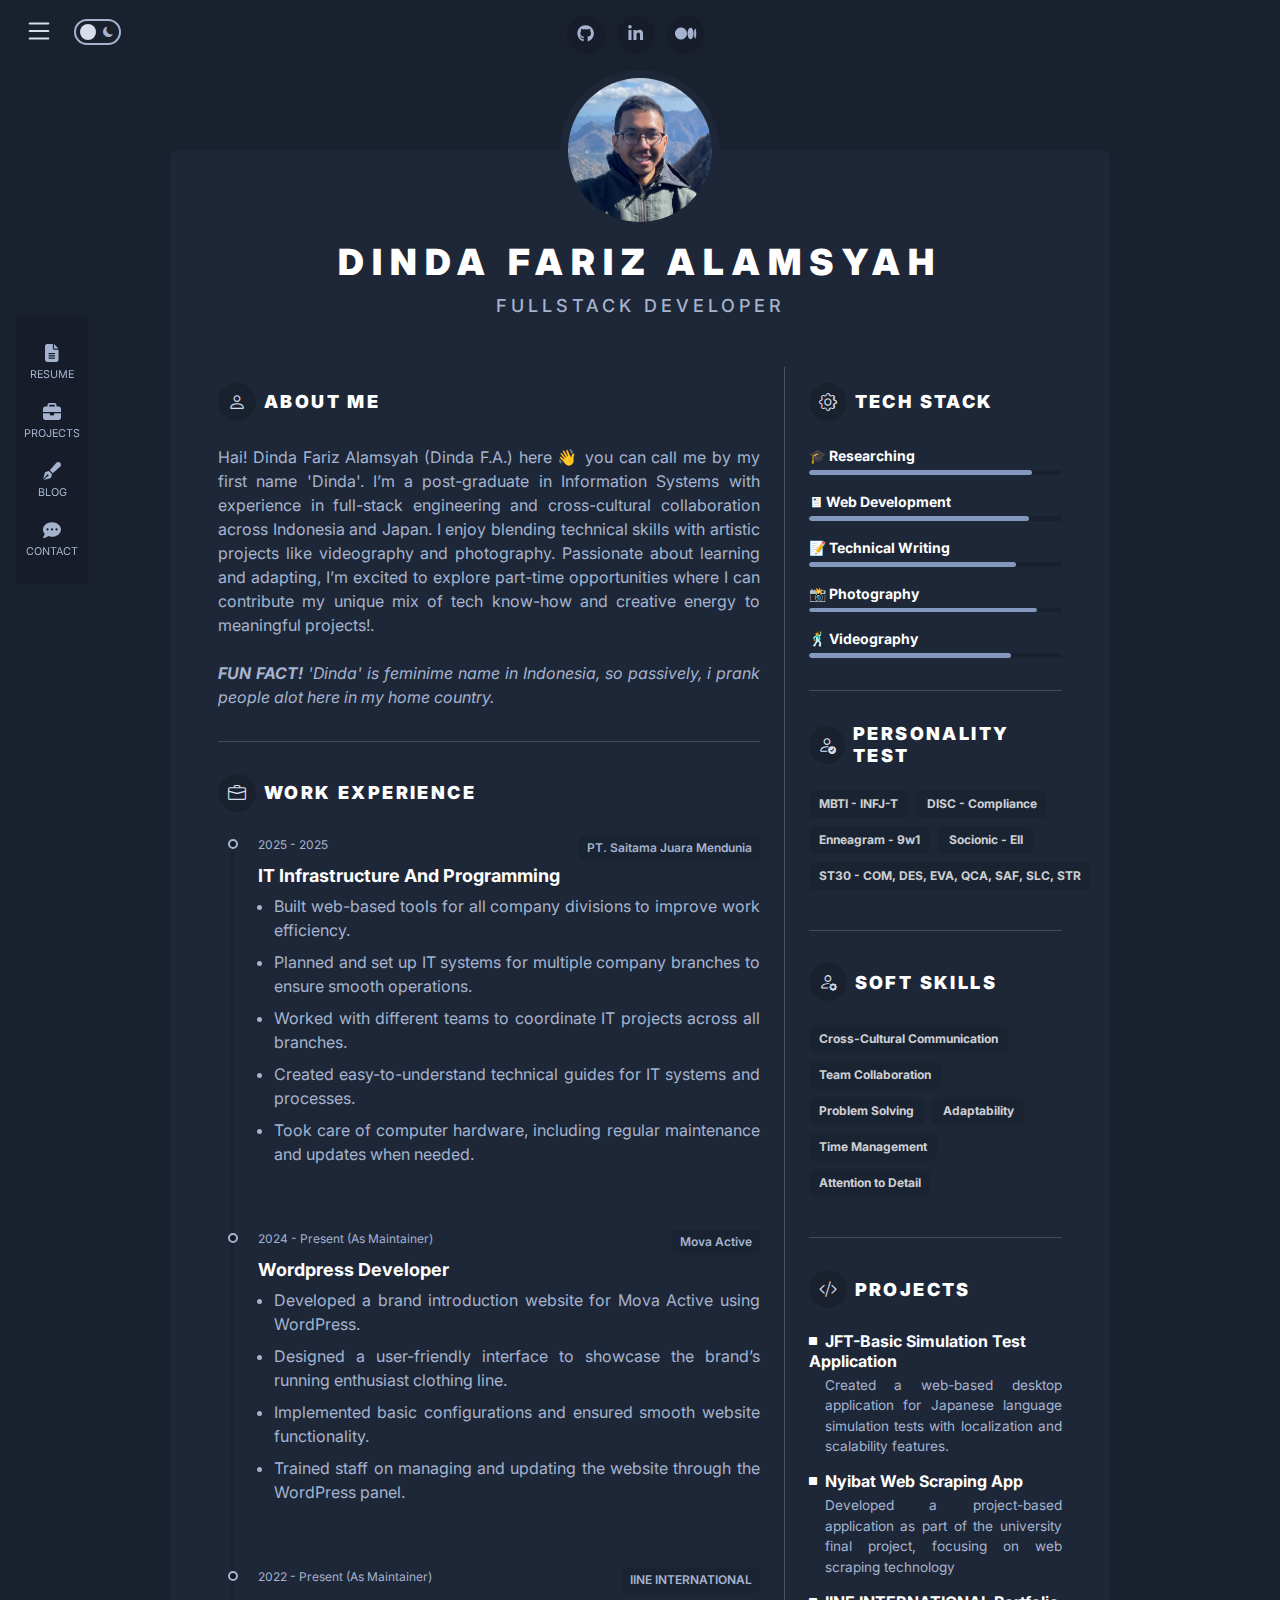
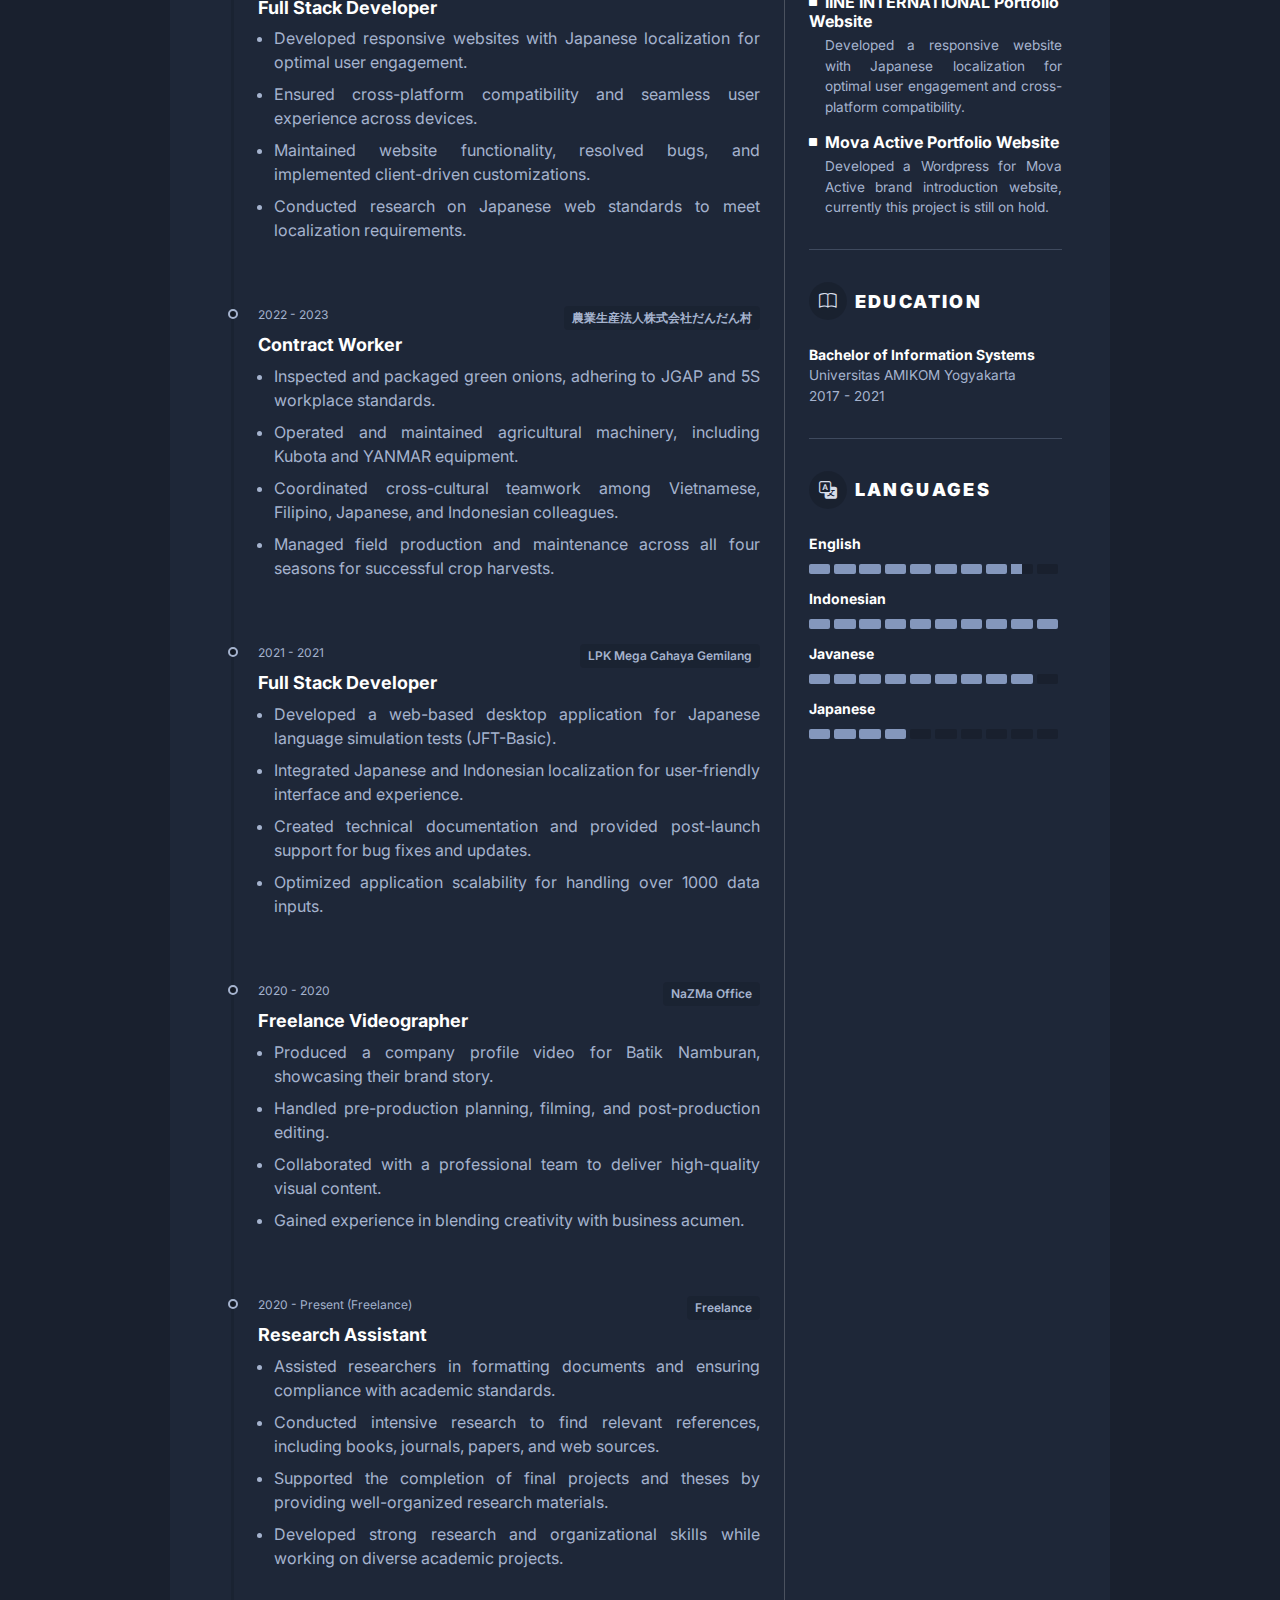
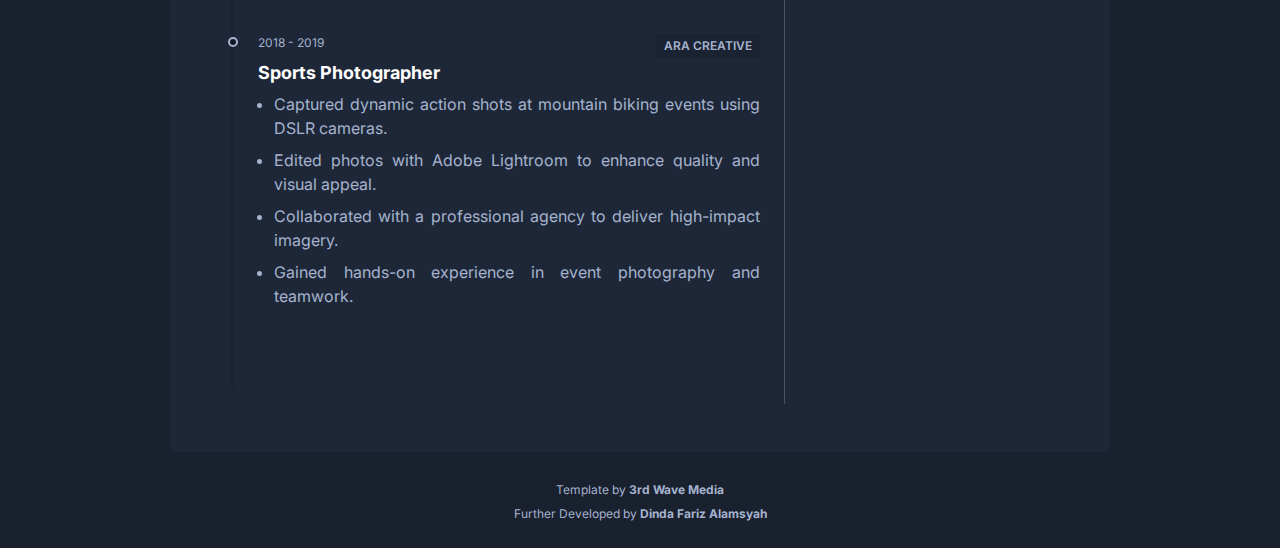
<file: index.html>
<!DOCTYPE html>
<html lang="en"> 
<head>
	<title>📝 My Resume - Get To Know Dinda FA</title>
	
	<!-- Meta -->
	<meta charset="utf-8">
	<meta http-equiv="X-UA-Compatible" content="IE=edge">
	<meta name="viewport" content="width=device-width, initial-scale=1.0">
	<meta name="description" content="Personal Project Portfolio With Resume And Nice Projects">
	<meta name="author" content="Dinda Fariz Alamsyah">   
	<link rel="shortcut icon" href="favicon.ico"> 
	
	<!-- Google Fonts -->
	
	<link rel="preconnect" href="https://fonts.googleapis.com"><link rel="preconnect" href="https://fonts.gstatic.com" crossorigin>
	<link href="https://fonts.googleapis.com/css2?family=Inter:wght@300;400;500;600;700;800;900&amp;display=swap" rel="stylesheet">
	
	<!-- Bootstrpa Icons -->
	<link rel="stylesheet" href="https://cdn.jsdelivr.net/npm/bootstrap-icons@1.11.3/font/bootstrap-icons.min.css">
	
	<!-- FontAwesome JS -->
    <script defer src="assets/fontawesome/js/all.js"></script>
    
    <!-- Plugin CSS -->
    <link rel="stylesheet" href="assets/plugins/tiny-slider/tiny-slider.css">

	<!-- Theme CSS -->  
	<link id="theme-style" rel="stylesheet" href="assets/css/theme-1.css">

	<!-- User CSS -->  
	<link id="theme-style" rel="stylesheet" href="assets/css/userstyle.css">


</head> 


<body>
	
	<div class="container-fluid">

			<div class="side-panel position-relative">
				 
				<nav class="navbar">
			        <div aria-labelledby="offcanvasNavbarLabel" class="offcanvas offcanvas-start show d-flex" id="offcanvasNavbar" data-bs-scroll="true" data-bs-backdrop="false" tabindex="-1">
			            <div class="offcanvas-body d-flex align-items-center ">
			                <ul class="main-nav navbar-nav text-center">
								<!-- Dynamic navbar will be populated here -->
							</ul>
			            </div>
			        </div>
				  
				</nav>
			</div><!--//side-panel-->
			
			<div class="main-content-wrapper">
				<div class="container-fluid">
					<div class="top-bar text-center position-relative">
						<div class="top-bar-inner">
							
							<a class="menu-toggler" data-bs-toggle="offcanvas" href="#offcanvasNavbar" role="button" aria-controls="offcanvasNavbar">
								 <svg xmlns="http://www.w3.org/2000/svg" width="30" height="30" fill="currentColor" class="bi bi-list" viewBox="0 0 16 16">
								  <path fill-rule="evenodd" d="M2.5 12a.5.5 0 0 1 .5-.5h10a.5.5 0 0 1 0 1H3a.5.5 0 0 1-.5-.5zm0-4a.5.5 0 0 1 .5-.5h10a.5.5 0 0 1 0 1H3a.5.5 0 0 1-.5-.5zm0-4a.5.5 0 0 1 .5-.5h10a.5.5 0 0 1 0 1H3a.5.5 0 0 1-.5-.5z"/>
								</svg>
					        </a>
					        
					        <div class="mode-toggle text-center">
							    
							    <input class="toggle" id="darkmode" type="checkbox">
							    <label class="toggle-btn mx-auto mb-0" for="darkmode">
							        <span class="day-icon toggle-icon"> <i class="bi bi-sun-fill"></i></span>
							        <span class="night-icon toggle-icon"><i class="bi bi-moon-fill"></i></span>
							        
							    </label>
							    
							</div><!--//mode-toggle-->


							
	

					
							<ul class="social-list list-inline mx-auto d-none d-lg-block">
								<!-- Dynamic social list will be populated here -->
							</ul><!--//social-list-->
							
						</div><!--//top-bar-inner-->
						
					</div><!--//top-bar-->
			
					<div class="resume-wrapper mx-auto rounded-2">
						<div class="resume-header px-4 px-lg-5">
							<div class="resume-profile-holder text-center">
								<img class="resume-profile-pic rounded-circle" src="" alt="">
								
								<h2 class="resume-name text-uppercase"></h2>
								<div class="resume-role-title text-uppercase"></div>
								<!--<div class="resume-contact mt-4">
									<ul class="resume-contact-list list-unstyled list-inline mb-0 justify-content-between"></ul>
								</div><!--//resume-contact-->
							</div><!--//profile-holder-->
						</div><!--//resume-header-->
						
						<div class="resume-body p-4 p-lg-5">
							<div class="row">
								<div class="col-main col-12 col-lg-8 pe-lg-4">
									<section class="resume-summary-section resume-section">
										<h3 class="resume-section-heading text-uppercase py-2 py-lg-3 py-2 py-lg-3"><i class="resume-section-heading-icon bi bi-person me-2"></i>About Me</h3>
										<div class="resume-summary-desc" style="text-align: justify;"></div>
									</section><!--//resume-section-->
									
									<hr>
									
									<section class="resume-experience-section resume-section">
										<h3 class="resume-section-heading text-uppercase py-2 py-lg-3 py-3"><i class="resume-section-heading-icon bi bi-briefcase me-2"></i>Work Experience</h3>
										<div class="resume-timeline position-relative" style="text-align: justify;"></div><!--//resume-timeline-->
									</section><!--//resume-experience-section-->
								</div><!--//col-8-->
								<div class="col-12 col-lg-4 ps-lg-4">
									
									<section class="resume-skills-section resume-section">
										<h3 class="resume-section-heading text-uppercase py-2 py-lg-3 py-3"><i class="resume-section-heading-icon bi bi-gear me-2"></i>Tech Stack</h3>
										
										<ul class="list-unstyled"></ul>
										
									</section><!--//resume-section-->
									
									<hr>
									
									<section class="resume-skills-section resume-section">
										<h3 class="resume-section-heading text-uppercase py-2 py-lg-3 py-3"><i class="resume-section-heading-icon bi bi-person-check me-2"></i>Personality Test</h3>
										<ul class="list-inline"></ul>
									</section><!--//resume-section-->
									
									<hr>
									
									<section class="resume-skills-section resume-section">
										<h3 class="resume-section-heading text-uppercase py-2 py-lg-3 py-3"><i class="resume-section-heading-icon bi bi-person-gear me-2"></i>Soft Skills</h3>
										<ul class="list-inline"></ul>
									</section><!--//resume-section-->
									
									<hr>
									
									<section class="resume-projects-section resume-section">
										<h3 class="resume-section-heading text-uppercase py-2 py-lg-3 py-3"><i class="resume-section-heading-icon bi bi-code-slash me-2"></i>Projects</h3>
									</section>
									
									<hr>
									
									<section class="resume-educate-section resume-section">
										<h3 class="resume-section-heading text-uppercase py-2 py-lg-3 py-3"><i class="resume-section-heading-icon bi bi-book me-2"></i>Education</h3>
										<ul class="list-unstyled"></ul>
									</section><!--//resume-section-->
									
									<hr>
									
									<section class="resume-lang-section resume-section">
										<h3 class="resume-section-heading text-uppercase py-2 py-lg-3 py-3"><i class="resume-section-heading-icon bi bi-translate me-2"></i>Languages</h3>
										 <ul class="list-unstyled resume-lang-list"></ul>
									</section>
									
									
									
								</div><!--//col-side-->
							</div><!--//row-->
					    </div><!--//resume-body-->
				    </div><!--//resume-wrapper-->
				</div><!--//container-fluid-->
			</div><!--//main-content-wrapper-->
		
		
		</div><!--//row-->
	
	</div><!--//container-->
	
	<footer id="dynamic-footer" class="footer text-center py-4">
		<!-- Footer content will be populated dynamically -->
	</footer>

	<!-- Javascript -->
	<script src="assets/plugins/popper.min.js"></script> 
	<script src="assets/plugins/bootstrap/js/bootstrap.min.js"></script>
	
	<!-- Dark/Light Mode Toggle  -->
	<script src="assets/plugins/js-cookie.min.js"></script>
	<script src="assets/js/mode-toggle.js"></script>  

	<!-- Config and Script JS -->
	<script src="assets/js/config-general.js"></script>
	<script src="assets/js/config-resume.js"></script>

</body>
</html>
</file>
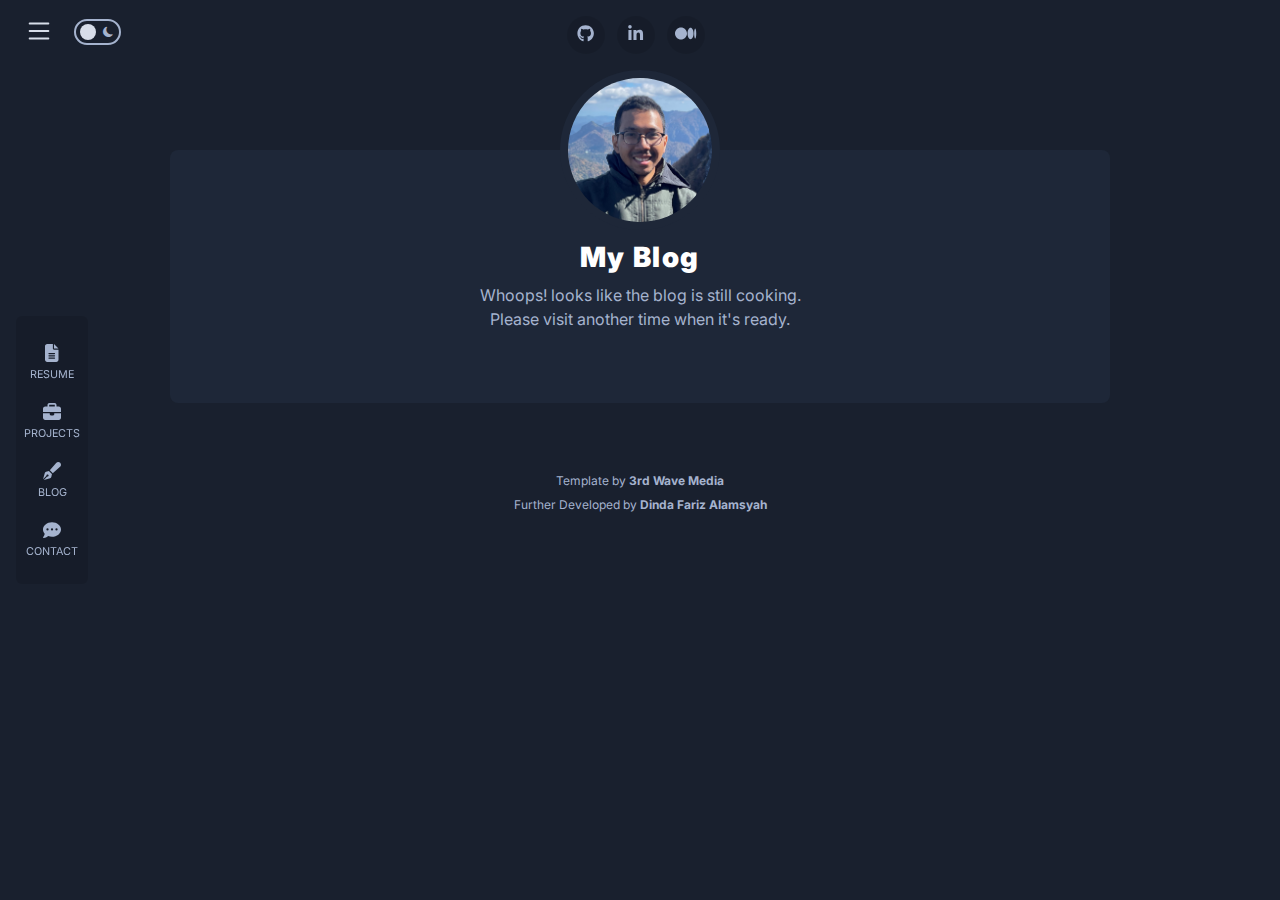
<file: blog.html>
<!DOCTYPE html>
<html lang="en"> 
<head>
	<title>Blog is still cooking - Get To Know Dinda FA</title>
	
	<!-- Meta -->
	<meta charset="utf-8">
	<meta http-equiv="X-UA-Compatible" content="IE=edge">
	<meta name="viewport" content="width=device-width, initial-scale=1.0">
	<meta name="description" content="Personal Project Portfolio With Resume And Nice Projects">
	<meta name="author" content="Dinda Fariz Alamsyah">     
	<link rel="shortcut icon" href="favicon.ico"> 
	
	<!-- Google Fonts -->
	
	<link rel="preconnect" href="https://fonts.googleapis.com"><link rel="preconnect" href="https://fonts.gstatic.com" crossorigin>
	<link href="https://fonts.googleapis.com/css2?family=Inter:wght@300;400;500;600;700;800;900&amp;display=swap" rel="stylesheet">
	
	<!-- Bootstrpa Icons -->
	<link rel="stylesheet" href="https://cdn.jsdelivr.net/npm/bootstrap-icons@1.11.3/font/bootstrap-icons.min.css">
	
	<!-- FontAwesome JS -->
    <script defer src="assets/fontawesome/js/all.js"></script>

	<!-- Theme CSS -->  
	<link id="theme-style" rel="stylesheet" href="assets/css/theme-1.css">

		<!-- User CSS -->  
		<link id="theme-style" rel="stylesheet" href="assets/css/userstyle.css">

</head> 


<body>
	
	<div class="container-fluid">

	
			<div class="side-panel position-relative">
				 
				<nav class="navbar">
			        <div aria-labelledby="offcanvasNavbarLabel" class="offcanvas offcanvas-start show d-flex" id="offcanvasNavbar" data-bs-scroll="true" data-bs-backdrop="false" tabindex="-1">
			            <div class="offcanvas-body d-flex align-items-center ">
			                <ul class="main-nav navbar-nav text-center">
				                <!-- Dynamic navbar will be populated here -->
							</ul>
			            </div>
			        </div>
				  
				</nav>
			</div><!--//side-panel-->
			
			<div class="main-content-wrapper">
				<div class="container-fluid">
					<div class="top-bar text-center position-relative">
						<div class="top-bar-inner">
							
							<a class="menu-toggler" data-bs-toggle="offcanvas" href="#offcanvasNavbar" role="button" aria-controls="offcanvasNavbar">
								 <svg xmlns="http://www.w3.org/2000/svg" width="30" height="30" fill="currentColor" class="bi bi-list" viewBox="0 0 16 16">
								  <path fill-rule="evenodd" d="M2.5 12a.5.5 0 0 1 .5-.5h10a.5.5 0 0 1 0 1H3a.5.5 0 0 1-.5-.5zm0-4a.5.5 0 0 1 .5-.5h10a.5.5 0 0 1 0 1H3a.5.5 0 0 1-.5-.5zm0-4a.5.5 0 0 1 .5-.5h10a.5.5 0 0 1 0 1H3a.5.5 0 0 1-.5-.5z"/>
								</svg>
					        </a>
					        
					        <div class="mode-toggle text-center">
							    
							    <input class="toggle" id="darkmode" type="checkbox">
							    <label class="toggle-btn mx-auto mb-0" for="darkmode">
							        <span class="day-icon toggle-icon"> <i class="bi bi-sun-fill"></i></span>
							        <span class="night-icon toggle-icon"><i class="bi bi-moon-fill"></i></span>
							        
							    </label>
							    
							</div><!--//mode-toggle-->
							
					
							<ul class="social-list list-inline mx-auto d-none d-lg-block">
								<!-- Dynamic social list will be populated here -->
							</ul><!--//social-list-->
							
						</div><!--//top-bar-inner-->
						
					</div>
					
					<section class="page-intro-section section has-profile-image mx-auto ">
					
						<div class="profile-holder text-center">
							<img class="profile-pic rounded-circle" src="" alt="">
						</div><!--//profile-holder-->
						<div class="intro-holder">
							<h2 class="intro-name text-center"></h2>
							<div class="profile-intro text-center limit-max-width mx-auto">
							    <p class="mb-4"></p>
							    <div class="text-center mt-4">
								    <!--<a class="btn btn-secondary" href="contact.html">Start A Conversation <svg xmlns="http://www.w3.org/2000/svg" width="24" height="24" fill="currentColor" class="bi bi-arrow-right-short" viewBox="0 0 16 16">-->
  <path fill-rule="evenodd" d="M4 8a.5.5 0 0 1 .5-.5h5.793L8.146 5.354a.5.5 0 1 1 .708-.708l3 3a.5.5 0 0 1 0 .708l-3 3a.5.5 0 0 1-.708-.708L10.293 8.5H4.5A.5.5 0 0 1 4 8z"/>
</svg></a>
							    </div><!--//section-cta-->
							</div>
							
						</div><!--//intro-holder-->
						
					</section><!--//page-intro-section-->
					
		
                    
					
				</div>
			</div><!--//main-content-wrapper-->

		</div><!--//row-->
	
	</div><!--//container-->
	
	<footer id="dynamic-footer" class="footer text-center py-4">
		<!-- Footer content will be populated dynamically -->
	</footer>

	<!-- Javascript -->
	<script src="assets/plugins/popper.min.js"></script> 
	<script src="assets/plugins/bootstrap/js/bootstrap.min.js"></script>
	
	<!-- Dark/Light Mode Toggle  -->
	<script src="assets/plugins/js-cookie.min.js"></script>
	<script src="assets/js/mode-toggle.js"></script>  
	

		<!-- Config and Script JS General-->
		<script src="assets/js/config-general.js"></script>
		<script src="assets/js/config-blog.js"></script>

</body>
</html>
</file>
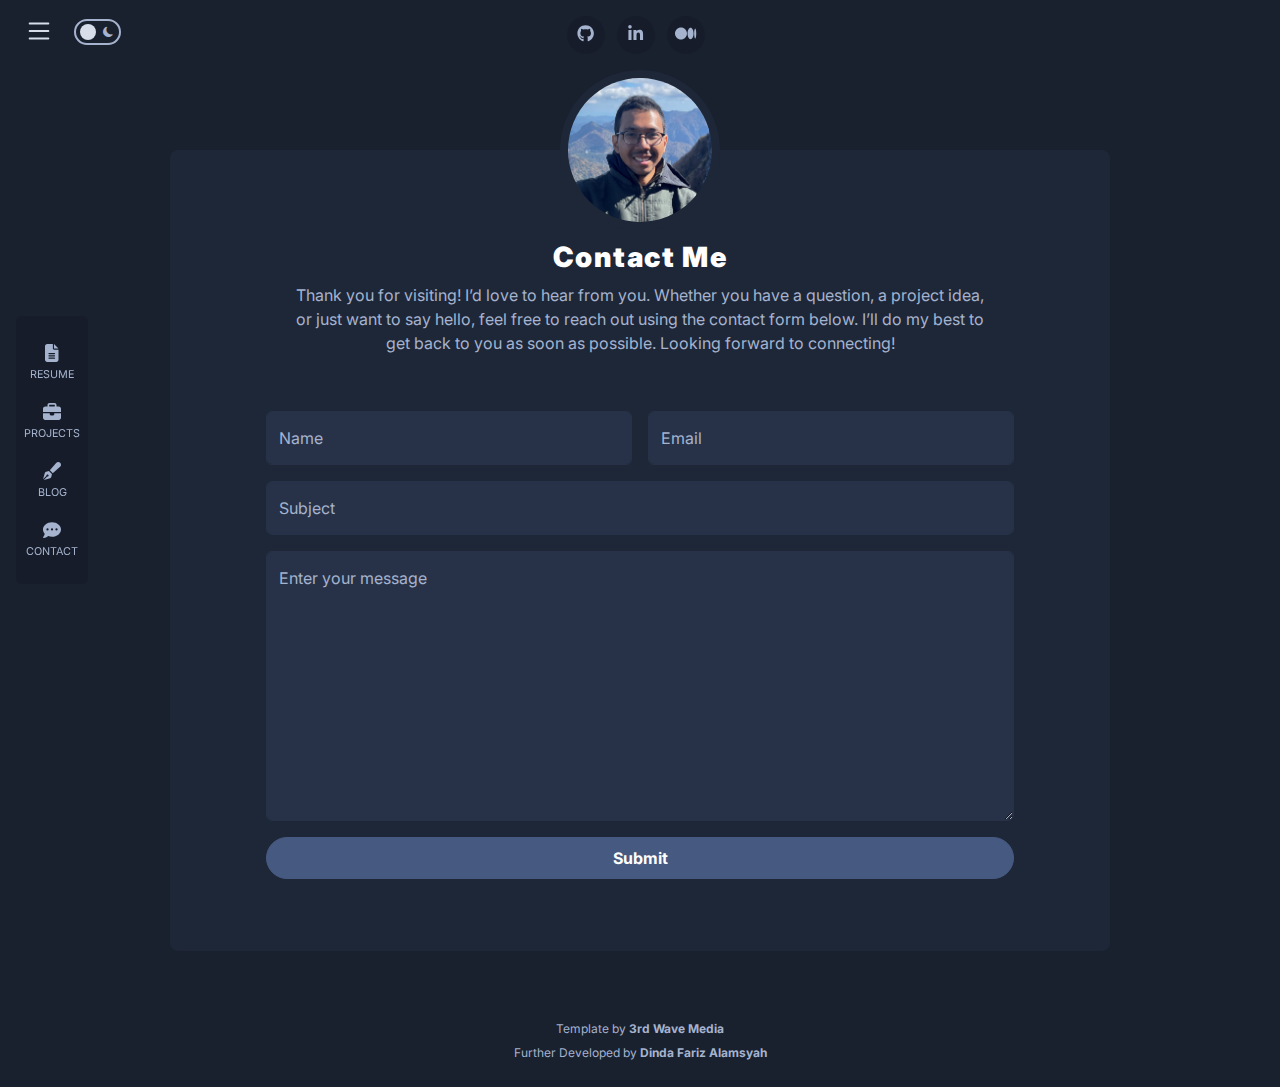
<file: contact.html>
<!DOCTYPE html>
<html lang="en"> 
<head>
	<title>Profolio - Bootstrap 5 Personal Portfolio &amp; Resume Template For Developers</title>
	
	<!-- Meta -->
	<meta charset="utf-8">
	<meta http-equiv="X-UA-Compatible" content="IE=edge">
	<meta name="viewport" content="width=device-width, initial-scale=1.0">
	<meta name="description" content="Profolio Bootstrap 5 Template">
	<meta name="author" content="Xiaoying Riley at 3rd Wave Media">    
	<link rel="shortcut icon" href="favicon.ico"> 
	
	<!-- Google Fonts -->
	
	<link rel="preconnect" href="https://fonts.googleapis.com"><link rel="preconnect" href="https://fonts.gstatic.com" crossorigin>
	<link href="https://fonts.googleapis.com/css2?family=Inter:wght@300;400;500;600;700;800;900&amp;display=swap" rel="stylesheet">
	
	<!-- Bootstrpa Icons -->
	<link rel="stylesheet" href="https://cdn.jsdelivr.net/npm/bootstrap-icons@1.11.3/font/bootstrap-icons.min.css">
	
	<!-- FontAwesome JS -->
    <script defer src="assets/fontawesome/js/all.js"></script>

	<!-- Theme CSS -->  
	<link id="theme-style" rel="stylesheet" href="assets/css/theme-1.css">

		<!-- User CSS -->  
		<link id="theme-style" rel="stylesheet" href="assets/css/userstyle.css">

</head> 


<body>
	
	<div class="container-fluid">

	
		<div class="side-panel position-relative">
				 
			<nav class="navbar">
				<div aria-labelledby="offcanvasNavbarLabel" class="offcanvas offcanvas-start show d-flex" id="offcanvasNavbar" data-bs-scroll="true" data-bs-backdrop="false" tabindex="-1">
					<div class="offcanvas-body d-flex align-items-center ">
						<ul class="main-nav navbar-nav text-center">
							<!-- Dynamic navbar will be populated here -->
						</ul>
					</div>
				</div>
			  
			</nav>
		</div><!--//side-panel-->
		
		<div class="main-content-wrapper">
			<div class="container-fluid">
				<div class="top-bar text-center position-relative">
					<div class="top-bar-inner">
						
						<a class="menu-toggler" data-bs-toggle="offcanvas" href="#offcanvasNavbar" role="button" aria-controls="offcanvasNavbar">
							 <svg xmlns="http://www.w3.org/2000/svg" width="30" height="30" fill="currentColor" class="bi bi-list" viewBox="0 0 16 16">
							  <path fill-rule="evenodd" d="M2.5 12a.5.5 0 0 1 .5-.5h10a.5.5 0 0 1 0 1H3a.5.5 0 0 1-.5-.5zm0-4a.5.5 0 0 1 .5-.5h10a.5.5 0 0 1 0 1H3a.5.5 0 0 1-.5-.5zm0-4a.5.5 0 0 1 .5-.5h10a.5.5 0 0 1 0 1H3a.5.5 0 0 1-.5-.5z"/>
							</svg>
						</a>
						
						<div class="mode-toggle text-center">
							
							<input class="toggle" id="darkmode" type="checkbox">
							<label class="toggle-btn mx-auto mb-0" for="darkmode">
								<span class="day-icon toggle-icon"> <i class="bi bi-sun-fill"></i></span>
								<span class="night-icon toggle-icon"><i class="bi bi-moon-fill"></i></span>
								
							</label>
							
						</div><!--//mode-toggle-->
					
				
						<ul class="social-list list-inline mx-auto d-none d-lg-block">
							<!-- Dynamic social list will be populated here -->
						</ul><!--//social-list-->
						
					</div><!--//top-bar-inner-->
					
				</div><!--//top-bar-->
					
				<section class="page-intro-section section has-profile-image mx-auto">
					<div class="profile-holder text-center">
						<img class="profile-pic rounded-circle" src="assets/images/profile.png" alt="image">
					</div><!--//profile-holder-->
					<div class="intro-holder">
						<h2 class="intro-name text-center"></h2>
						<div class="contact-intro text-md-center limit-max-width mx-auto">
							<p></p>
						</div>
						
						<ul class="social-list list-inline mx-auto d-none d-lg-block">
							<!-- Dynamic social list will be populated here -->
						</ul><!--//social-list-->
					</div><!--//intro-holder-->
					
					<div class="contact-form-wrapper pt-3">
						<form id="contact-form" class="contact-form p-md-4 px-lg-5">
							
							<div class="row g-3">                                                           
								<div class="col-md-6">
									<label class="sr-only" for="cname">Name</label>
									<input type="text" class="form-control" id="cname" name="name" placeholder="Name" minlength="2" required>
								</div>                    
								<div class="col-md-6">
									<label class="sr-only" for="cemail">Email</label>
									<input type="email" class="form-control" id="cemail" name="email" placeholder="Email" required>
								</div>
								<div class="col-12">
									<label class="sr-only" for="csubject">Subject</label>
									<input type="text" class="form-control" id="csubject" name="subject" placeholder="Subject" required>
								</div>
								<div class="col-12">
									<label class="sr-only" for="cmessage">Your message</label>
									<textarea class="form-control" id="cmessage" name="message" placeholder="Enter your message" rows="10" required></textarea>
								</div>
								<div class="col-12">
									<button type="submit" class="btn w-100 btn-secondary py-2">Submit</button>
								</div>                           
							</div><!--//form-row-->
						</form>
					</div><!--//contact-form-wrapper-->
				</section><!--//page-intro-section-->

				</div>
			</div><!--//main-content-wrapper-->

		</div><!--//row-->
	
	</div><!--//container-->
	
	<footer id="dynamic-footer" class="footer text-center py-4">
		<!-- Footer content will be populated dynamically -->
	</footer>

	<!-- Javascript -->
	<script src="assets/plugins/popper.min.js"></script> 
	<script src="assets/plugins/bootstrap/js/bootstrap.min.js"></script>
	
	<!-- Dark/Light Mode Toggle  -->
	<script src="assets/plugins/js-cookie.min.js"></script>
	<script src="assets/js/mode-toggle.js"></script>  

	<!-- Config and Script JS -->
	<script src="assets/js/config-general.js"></script>
	<script src="assets/js/config-contact.js"></script>

</body>
</file>
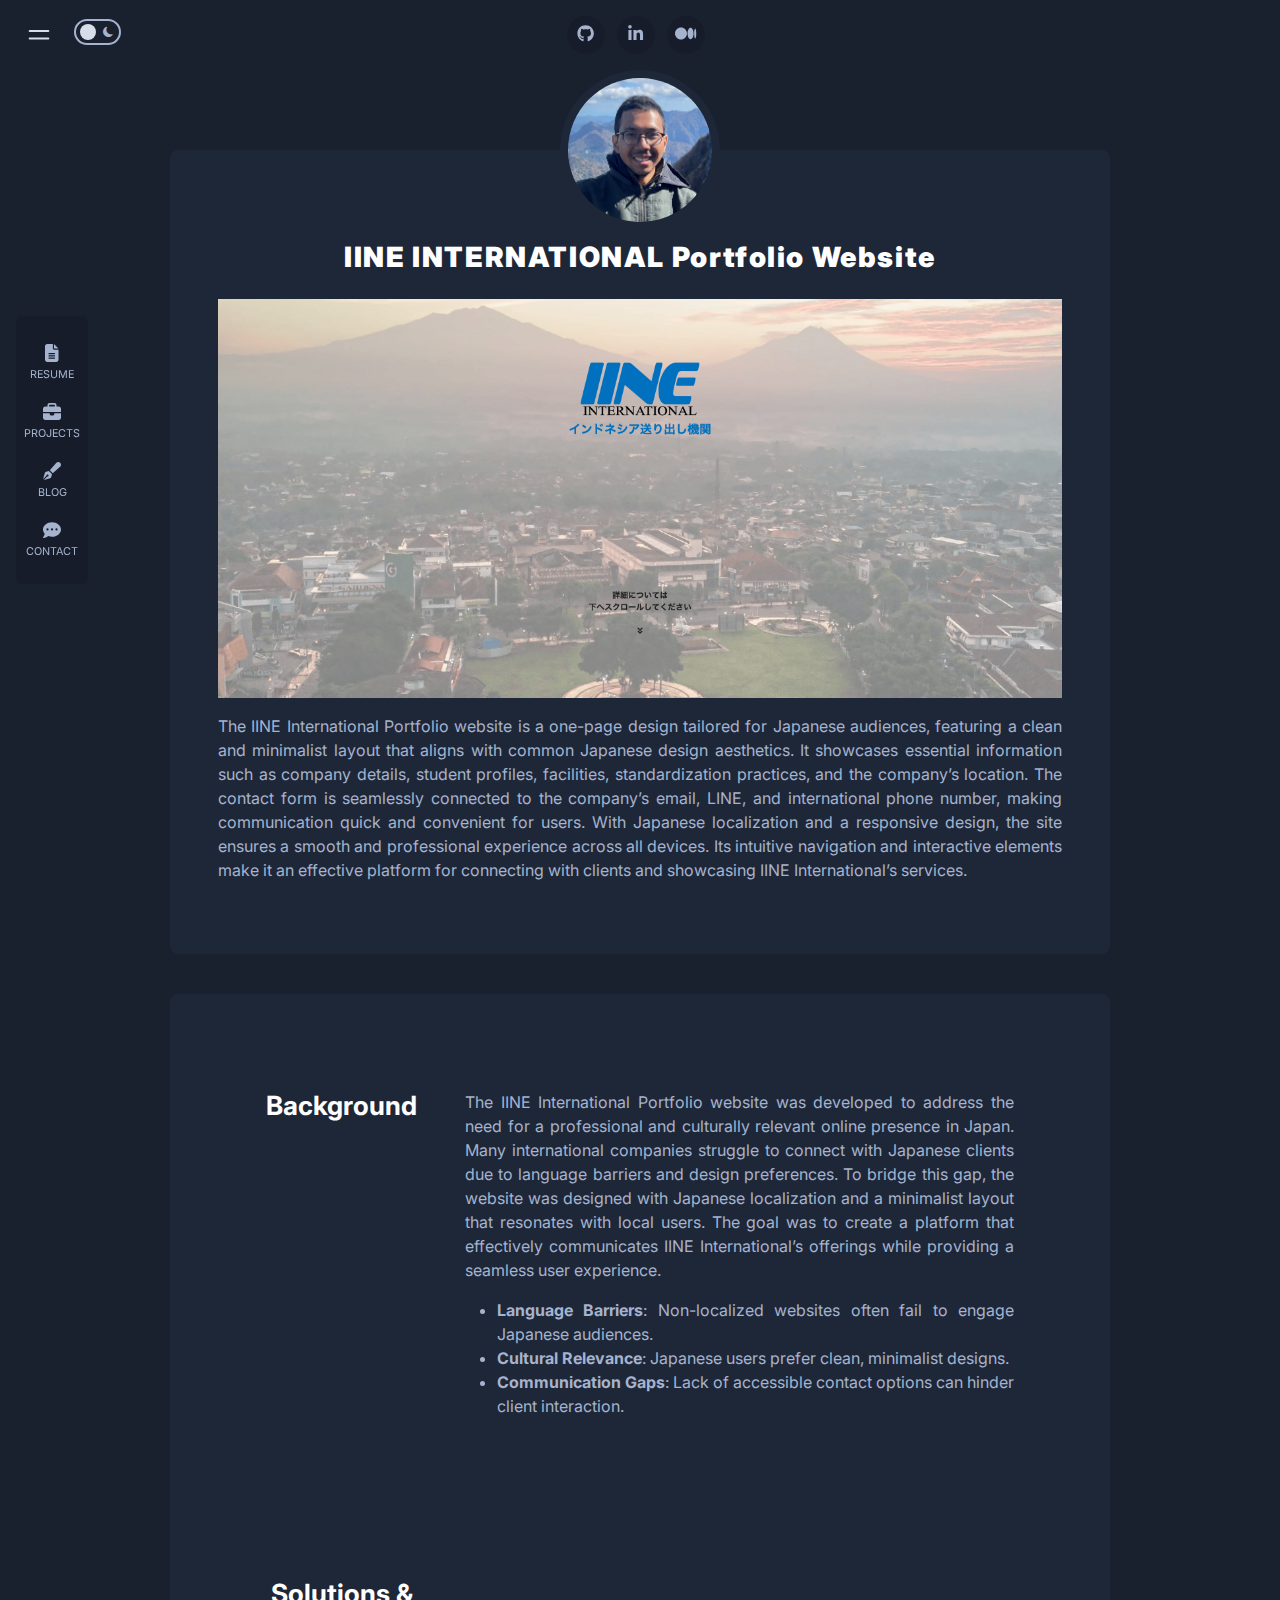
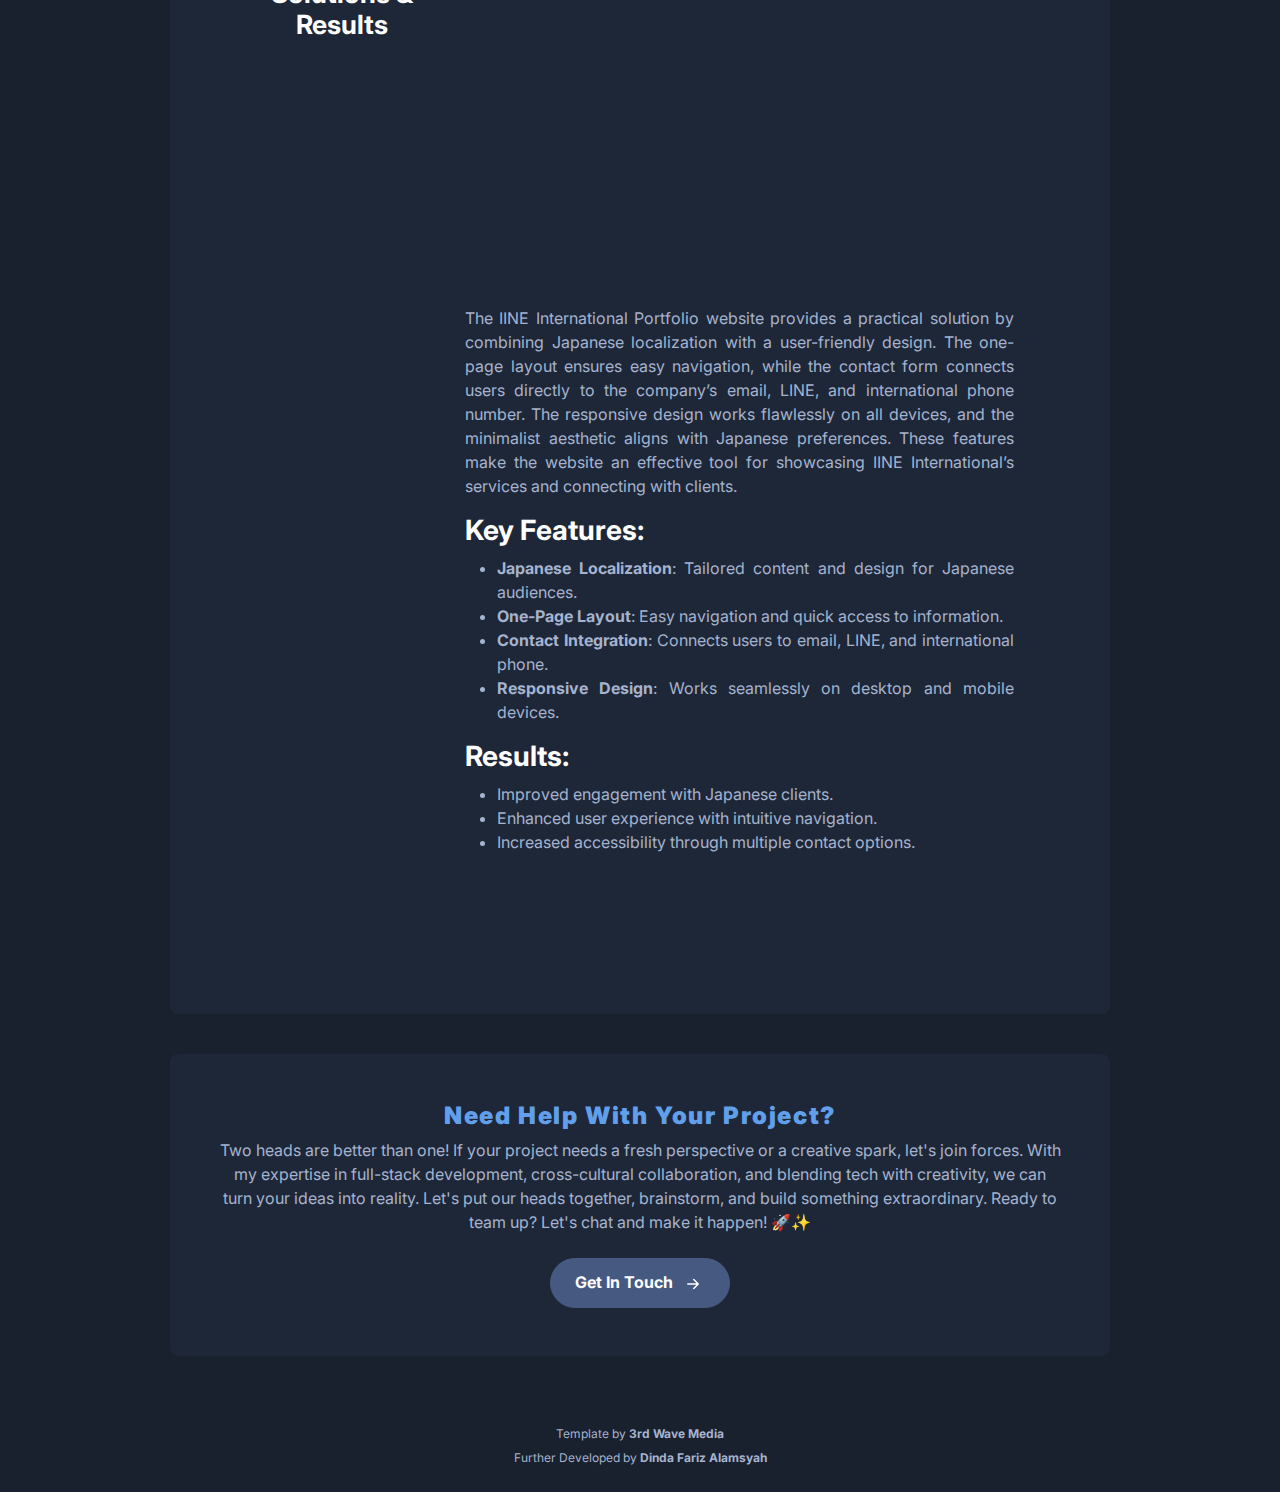
<file: project-iine-portfolio.html>
<!DOCTYPE html>
<html lang="en"> 
<head>
	<title></title>
	
	<!-- Meta -->
	<meta charset="utf-8">
	<meta http-equiv="X-UA-Compatible" content="IE=edge">
	<meta name="viewport" content="width=device-width, initial-scale=1.0">
	<meta name="description" content="Personal Project Portfolio With Resume And Nice Projects">
	<meta name="author" content="Dinda Fariz Alamsyah">    
	<link rel="shortcut icon" href="favicon.ico"> 
	
	<!-- Google Fonts -->
	
	<link rel="preconnect" href="https://fonts.googleapis.com"><link rel="preconnect" href="https://fonts.gstatic.com" crossorigin>
	<link href="https://fonts.googleapis.com/css2?family=Inter:wght@300;400;500;600;700;800;900&amp;display=swap" rel="stylesheet">
	
	<!-- Bootstrpa Icons -->
	<link rel="stylesheet" href="https://cdn.jsdelivr.net/npm/bootstrap-icons@1.11.3/font/bootstrap-icons.min.css">
	
	<!-- FontAwesome JS -->
    <script defer src="assets/fontawesome/js/all.js"></script>
    
    <!-- Plugin CSS -->
    <link rel="stylesheet" href="assets/plugins/tiny-slider/tiny-slider.css">

	<!-- Theme CSS -->  
	<link id="theme-style" rel="stylesheet" href="assets/css/theme-1.css">
	
	<!-- User CSS -->  
	<link id="theme-style" rel="stylesheet" href="assets/css/userstyle.css">

</head> 


<body>
	
	<div class="container-fluid">

	
			<div class="side-panel position-relative">
				 
				<nav class="navbar">
			        <div aria-labelledby="offcanvasNavbarLabel" class="offcanvas offcanvas-start show d-flex" id="offcanvasNavbar" data-bs-scroll="true" data-bs-backdrop="false" tabindex="-1">
			            <div class="offcanvas-body d-flex align-items-center ">
			                <ul class="main-nav navbar-nav text-center">
				                <!-- Dynamic navbar will be populated here -->
							</ul>
			            </div>
			        </div>
				  
				</nav>
			</div><!--//side-panel-->
			
			<div class="main-content-wrapper">
				<div class="container-fluid">
					<div class="top-bar text-center position-relative">
						<div class="top-bar-inner">
							
							<a class="menu-toggler" data-bs-toggle="offcanvas" href="#offcanvasNavbar" role="button" aria-controls="offcanvasNavbar">
								 <svg xmlns="http://www.w3.org/2000/svg" width="30" height="30" fill="currentColor" class="bi bi-list" viewBox="0 0 16 16">
								  <path fill-rule="evenodd" d="M2.5 12a.5.5 0 0 1 .5-.5h10a.5.5 0 0 1 0 1H3a.5.5 0 0 1-.5-.5zm0-4a.5.5 0 0 1 .5-.5h10a.5.5 0 0 1 0 1H3a.5.5 0 0 1-.5-.5z"/>
								</svg>
					        </a>
					        
					        <div class="mode-toggle text-center">
							    
							    <input class="toggle" id="darkmode" type="checkbox">
							    <label class="toggle-btn mx-auto mb-0" for="darkmode">
							        <span class="day-icon toggle-icon"> <i class="bi bi-sun-fill"></i></span>
							        <span class="night-icon toggle-icon"><i class="bi bi-moon-fill"></i></span>
							        
							    </label>
							    
							</div><!--//mode-toggle-->
							
							<!--<a class="btn btn-primary top-bar-cta" href="contact.html">Hire Me</a>-->
					
							<ul class="social-list list-inline mx-auto d-none d-lg-block">
								<!-- Dynamic social list will be populated here -->
							</ul><!--//social-list-->
							
						</div><!--//top-bar-inner-->
						
					</div><!--//top-bar-->
					
						<section id="intro" class="page-intro-section section has-profile-image mx-auto">
		<div class="profile-holder text-center">
			<img class="profile-pic rounded-circle" src="" alt="">
		</div><!--//profile-holder-->

		<div class="intro-holder">
			<h2 class="intro-name text-center mb-4"></h2>
			<div class="img-fluid mb-3 text-center">
				<img class="banner img-fluid w-100" src="" alt="banner">
			</div>
			<div class="case-study-intro">
				<p class="mb-4" style="text-align: justify;"></p>
			</div>
		</div><!--//intro-holder-->
	</section><!--//page-intro-section-->

	<section id="sections" class="case-study-section section mx-auto">
		<!-- Sections will be populated here -->
	</section><!--//case-study-section-->
					
					
					
	<section class="leadgen-section section mx-auto text-center">
	   
		<h3 class="section-heading text-start text-center text-highlight"></h3>
		<div class="intro text-md-center"></div>
		 <div class="text-center mt-4">
					 <a class="btn btn-secondary" href="contact.html">Get In Touch <svg xmlns="http://www.w3.org/2000/svg" width="24" height="24" fill="currentColor" class="bi bi-arrow-right-short" viewBox="0 0 16 16">
<path fill-rule="evenodd" d="M4 8a.5.5 0 0 1 .5-.5h5.793L8.146 5.354a.5.5 0 1 1 .708-.708l3 3a.5.5 0 0 1 0 .708l-3 3a.5.5 0 0 1-.708-.708L10.293 8.5H4.5A.5.5 0 0 1 4 8z"></path>
</svg></a>
		 </div>
	 
</section><!--//leadgen-section-->
                   
                   
					
				</div>
			</div><!--//main-content-wrapper-->

		</div><!--//row-->
	
	</div><!--//container-->
	
	<footer id="dynamic-footer" class="footer text-center py-4">
		<!-- Footer content will be populated dynamically -->
	</footer>

	<!-- Javascript -->
	<script src="assets/plugins/popper.min.js"></script> 
	<script src="assets/plugins/bootstrap/js/bootstrap.min.js"></script>
	
	<!-- Page Specific JS -->
	<script src="assets/plugins/tiny-slider/min/tiny-slider.js"></script> 
	<script src="assets/js/tinyslider-custom.js"></script> 
	
	<!-- Dark/Light Mode Toggle  -->
	<script src="assets/plugins/js-cookie.min.js"></script>
	<script src="assets/js/mode-toggle.js"></script>  
	

	<script src="assets/js/config-general.js"></script>
	<script src="assets/js/project-iine-portfolio.js"></script>

</body>
</html>
</file>
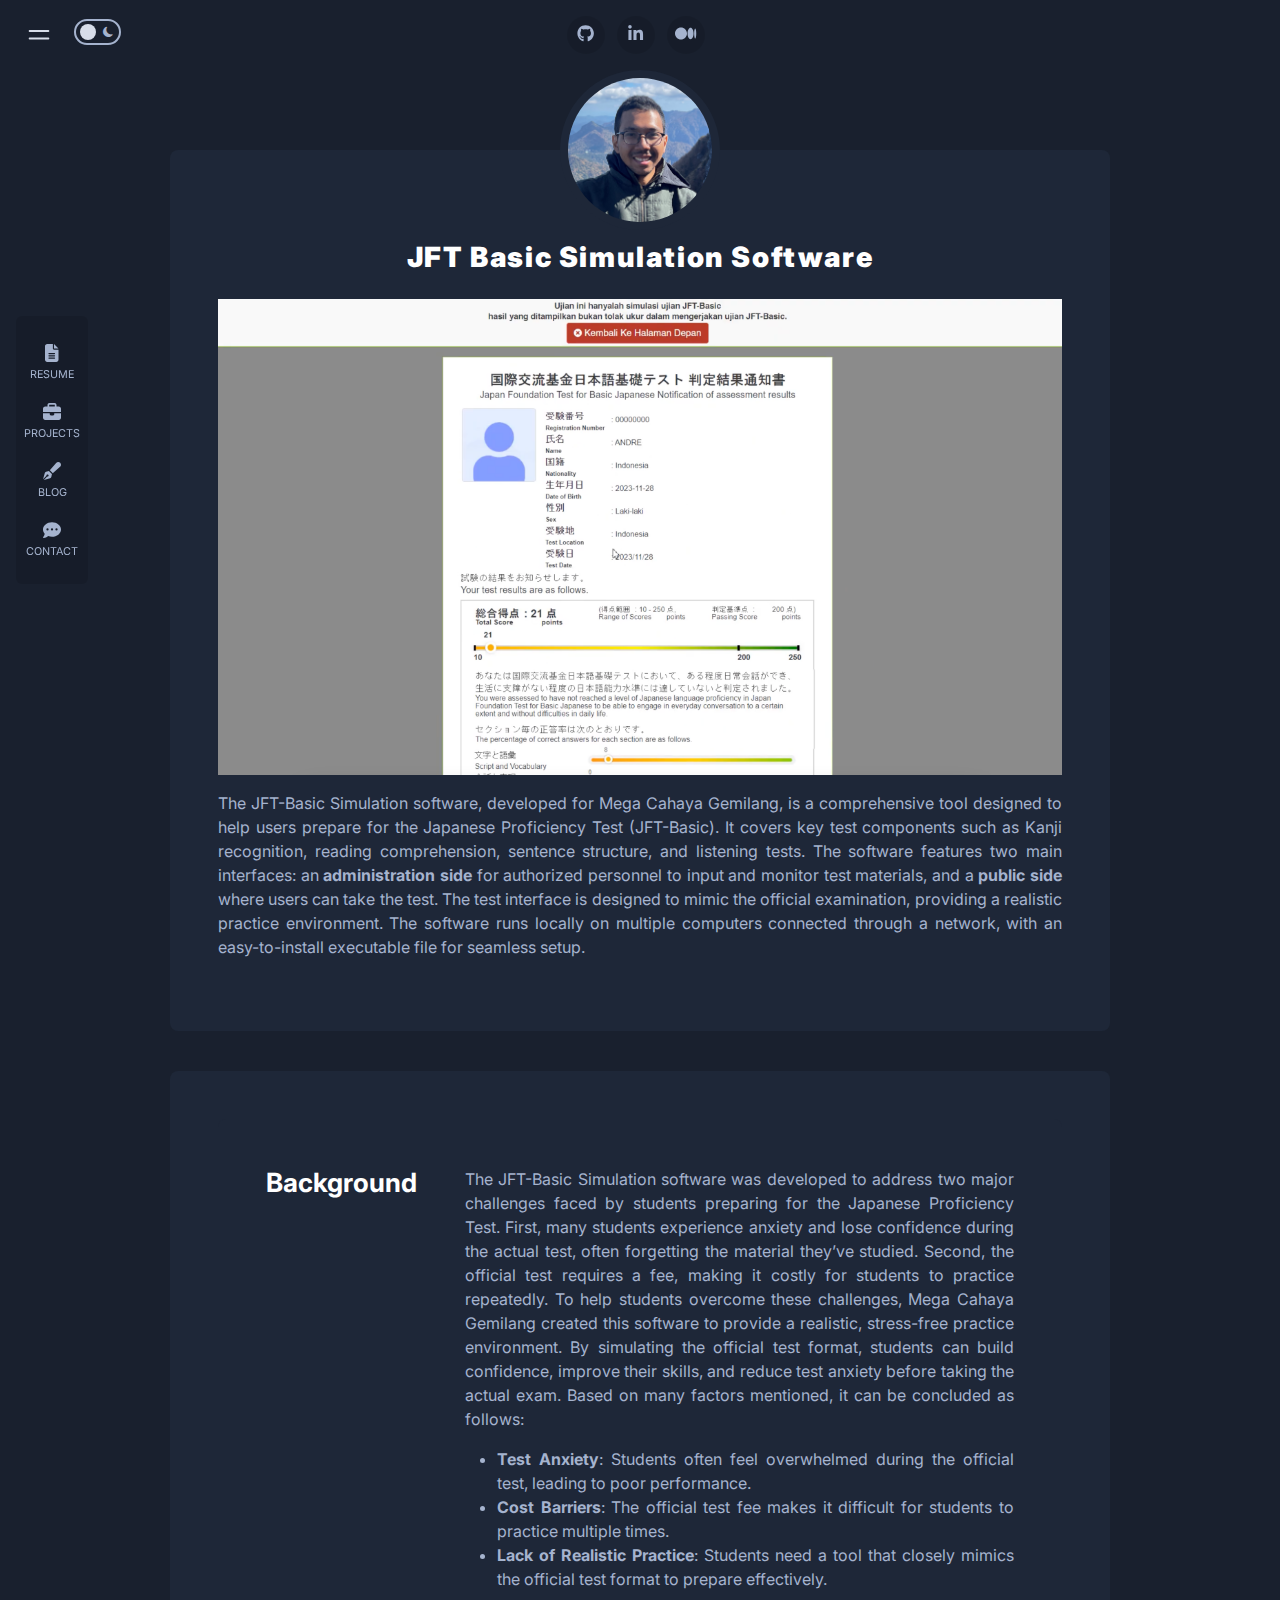
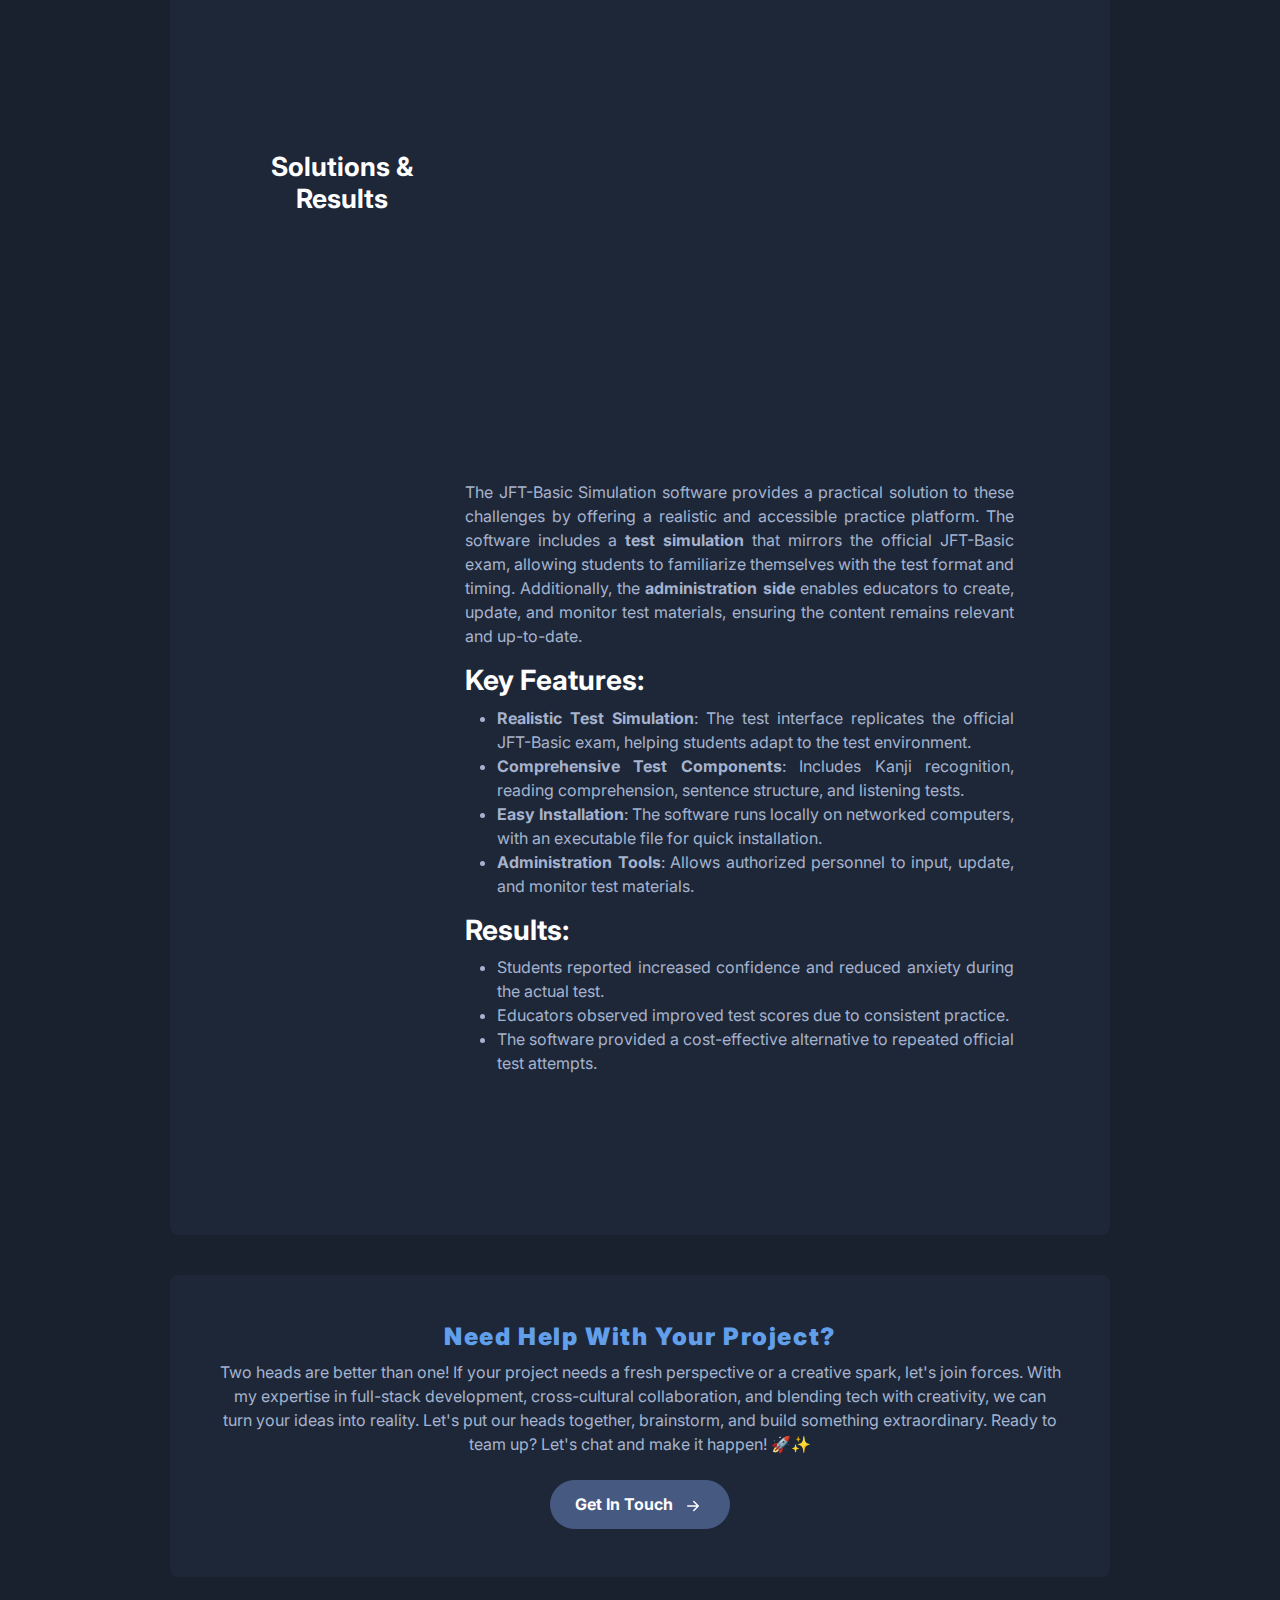
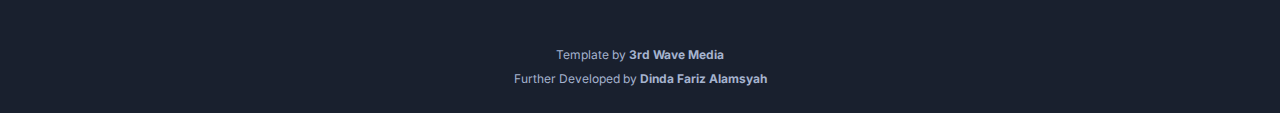
<file: project-jft-simulation.html>
<!DOCTYPE html>
<html lang="en"> 
<head>
	<title>JFT-Basic Simulation Software</title>
	
	<!-- Meta -->
	<meta charset="utf-8">
	<meta http-equiv="X-UA-Compatible" content="IE=edge">
	<meta name="viewport" content="width=device-width, initial-scale=1.0">
	<meta name="description" content="Personal Project Portfolio With Resume And Nice Projects">
	<meta name="author" content="Dinda Fariz Alamsyah">    
	<link rel="shortcut icon" href="favicon.ico"> 
	
	<!-- Google Fonts -->
	
	<link rel="preconnect" href="https://fonts.googleapis.com"><link rel="preconnect" href="https://fonts.gstatic.com" crossorigin>
	<link href="https://fonts.googleapis.com/css2?family=Inter:wght@300;400;500;600;700;800;900&amp;display=swap" rel="stylesheet">
	
	<!-- Bootstrpa Icons -->
	<link rel="stylesheet" href="https://cdn.jsdelivr.net/npm/bootstrap-icons@1.11.3/font/bootstrap-icons.min.css">
	
	<!-- FontAwesome JS -->
    <script defer src="assets/fontawesome/js/all.js"></script>
    
    <!-- Plugin CSS -->
    <link rel="stylesheet" href="assets/plugins/tiny-slider/tiny-slider.css">

	<!-- Theme CSS -->  
	<link id="theme-style" rel="stylesheet" href="assets/css/theme-1.css">
	
	<!-- User CSS -->  
	<link id="theme-style" rel="stylesheet" href="assets/css/userstyle.css">

</head> 


<body>
	
	<div class="container-fluid">

	
			<div class="side-panel position-relative">
				 
				<nav class="navbar">
			        <div aria-labelledby="offcanvasNavbarLabel" class="offcanvas offcanvas-start show d-flex" id="offcanvasNavbar" data-bs-scroll="true" data-bs-backdrop="false" tabindex="-1">
			            <div class="offcanvas-body d-flex align-items-center ">
			                <ul class="main-nav navbar-nav text-center">
				                <!-- Dynamic navbar will be populated here -->
							</ul>
			            </div>
			        </div>
				  
				</nav>
			</div><!--//side-panel-->
			
			<div class="main-content-wrapper">
				<div class="container-fluid">
					<div class="top-bar text-center position-relative">
						<div class="top-bar-inner">
							
							<a class="menu-toggler" data-bs-toggle="offcanvas" href="#offcanvasNavbar" role="button" aria-controls="offcanvasNavbar">
								 <svg xmlns="http://www.w3.org/2000/svg" width="30" height="30" fill="currentColor" class="bi bi-list" viewBox="0 0 16 16">
								  <path fill-rule="evenodd" d="M2.5 12a.5.5 0 0 1 .5-.5h10a.5.5 0 0 1 0 1H3a.5.5 0 0 1-.5-.5zm0-4a.5.5 0 0 1 .5-.5h10a.5.5 0 0 1 0 1H3a.5.5 0 0 1-.5-.5z"/>
								</svg>
					        </a>
					        
					        <div class="mode-toggle text-center">
							    
							    <input class="toggle" id="darkmode" type="checkbox">
							    <label class="toggle-btn mx-auto mb-0" for="darkmode">
							        <span class="day-icon toggle-icon"> <i class="bi bi-sun-fill"></i></span>
							        <span class="night-icon toggle-icon"><i class="bi bi-moon-fill"></i></span>
							        
							    </label>
							    
							</div><!--//mode-toggle-->
							
							<!--<a class="btn btn-primary top-bar-cta" href="contact.html">Hire Me</a>-->
					
							<ul class="social-list list-inline mx-auto d-none d-lg-block">
								<!-- Dynamic social list will be populated here -->
							</ul><!--//social-list-->
							
						</div><!--//top-bar-inner-->
						
					</div><!--//top-bar-->
					
						<section id="intro" class="page-intro-section section has-profile-image mx-auto">
		<div class="profile-holder text-center">
			<img class="profile-pic rounded-circle" src="" alt="">
		</div><!--//profile-holder-->

		<div class="intro-holder">
			<h2 class="intro-name text-center mb-4"></h2>
			<div class="img-fluid mb-3 text-center">
				<img class="banner img-fluid w-100" src="" alt="banner">
			</div>
			<div class="case-study-intro">
				<p class="mb-4" style="text-align: justify;"></p>
			</div>
		</div><!--//intro-holder-->
	</section><!--//page-intro-section-->

	<section id="sections" class="case-study-section section mx-auto">
		<!-- Sections will be populated here -->
	</section><!--//case-study-section-->
					
					
					
	<section class="leadgen-section section mx-auto text-center">
	   
		<h3 class="section-heading text-start text-center text-highlight"></h3>
		<div class="intro text-md-center"></div>
		 <div class="text-center mt-4">
					 <a class="btn btn-secondary" href="contact.html">Get In Touch <svg xmlns="http://www.w3.org/2000/svg" width="24" height="24" fill="currentColor" class="bi bi-arrow-right-short" viewBox="0 0 16 16">
<path fill-rule="evenodd" d="M4 8a.5.5 0 0 1 .5-.5h5.793L8.146 5.354a.5.5 0 1 1 .708-.708l3 3a.5.5 0 0 1 0 .708l-3 3a.5.5 0 0 1-.708-.708L10.293 8.5H4.5A.5.5 0 0 1 4 8z"></path>
</svg></a>
		 </div>
	 
</section><!--//leadgen-section-->
                   
                   
					
				</div>
			</div><!--//main-content-wrapper-->

		</div><!--//row-->
	
	</div><!--//container-->
	
	<footer id="dynamic-footer" class="footer text-center py-4">
		<!-- Footer content will be populated dynamically -->
	</footer>

	<!-- Javascript -->
	<script src="assets/plugins/popper.min.js"></script> 
	<script src="assets/plugins/bootstrap/js/bootstrap.min.js"></script>
	
	<!-- Page Specific JS -->
	<script src="assets/plugins/tiny-slider/min/tiny-slider.js"></script> 
	<script src="assets/js/tinyslider-custom.js"></script> 
	
	<!-- Dark/Light Mode Toggle  -->
	<script src="assets/plugins/js-cookie.min.js"></script>
	<script src="assets/js/mode-toggle.js"></script>  
	

	<script src="assets/js/config-general.js"></script>
	<script src="assets/js/project-jft-simulation.js"></script>

</body>
</html>
</file>
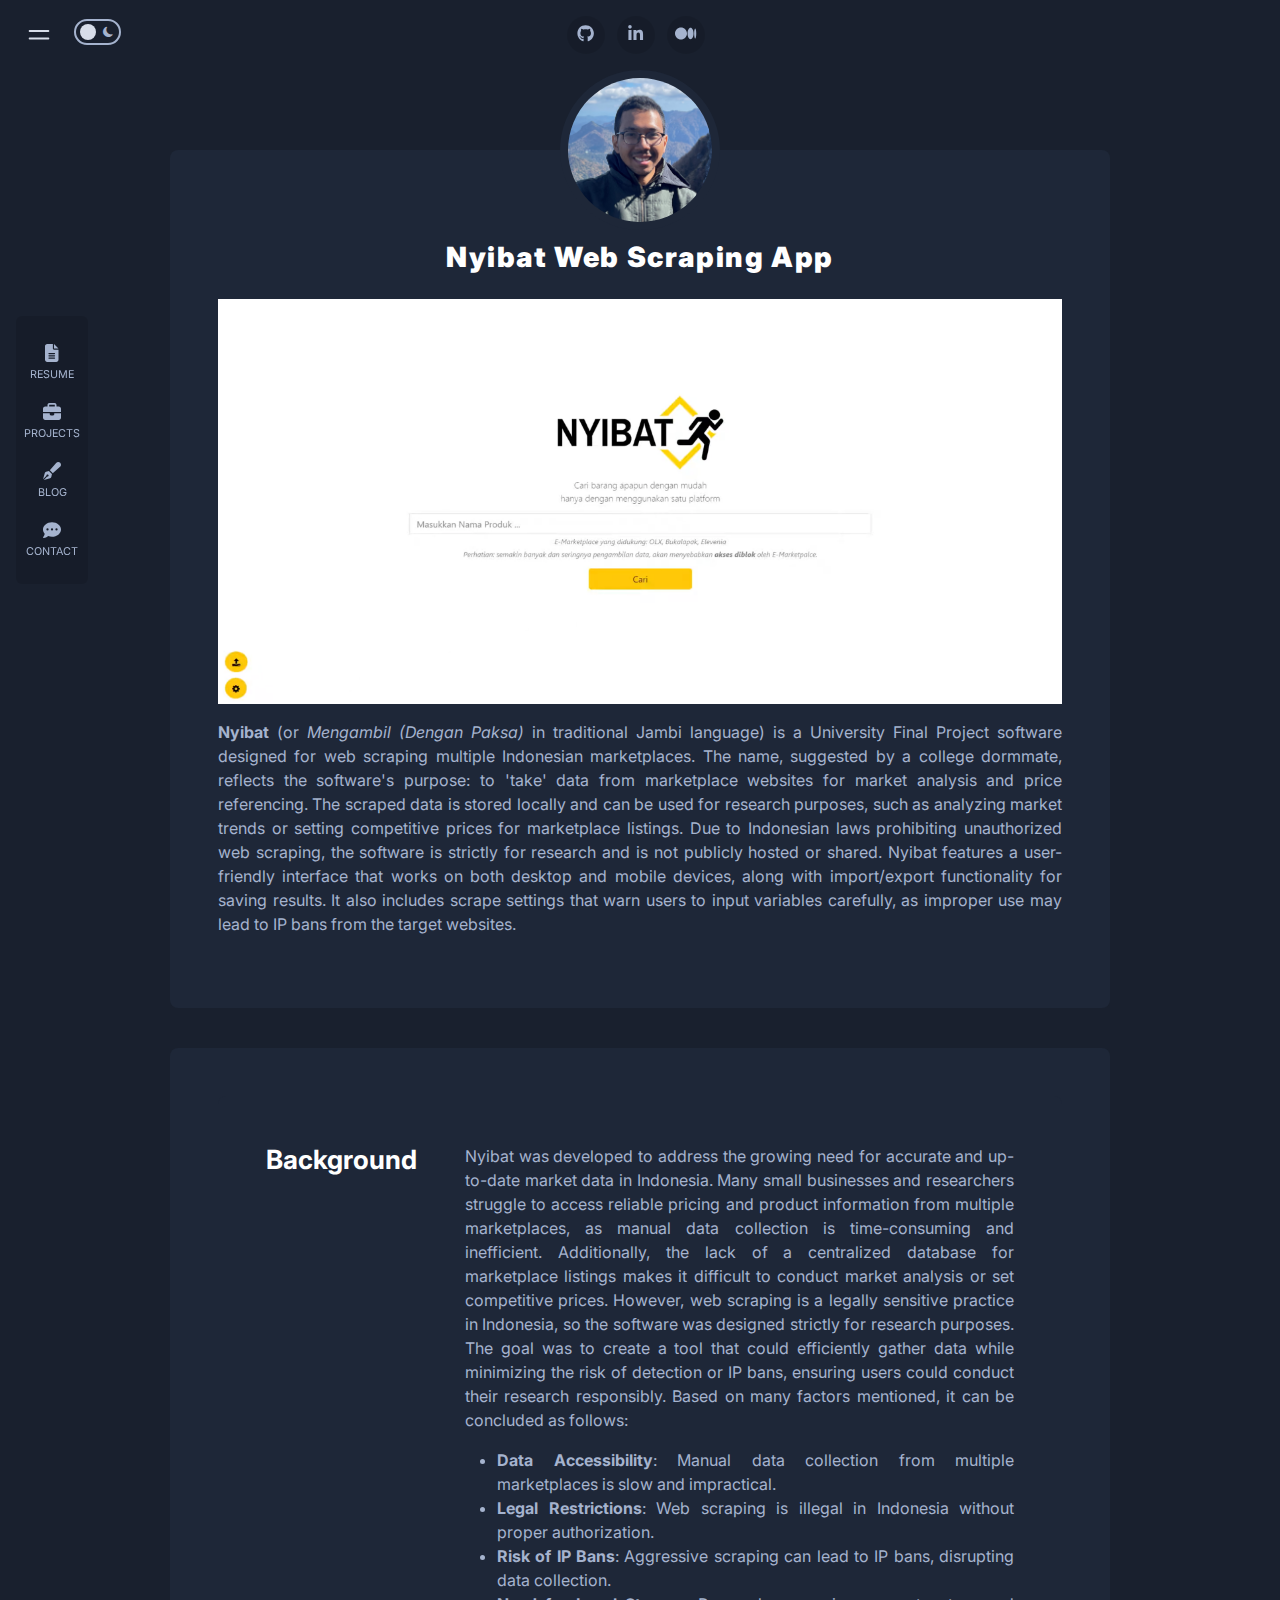
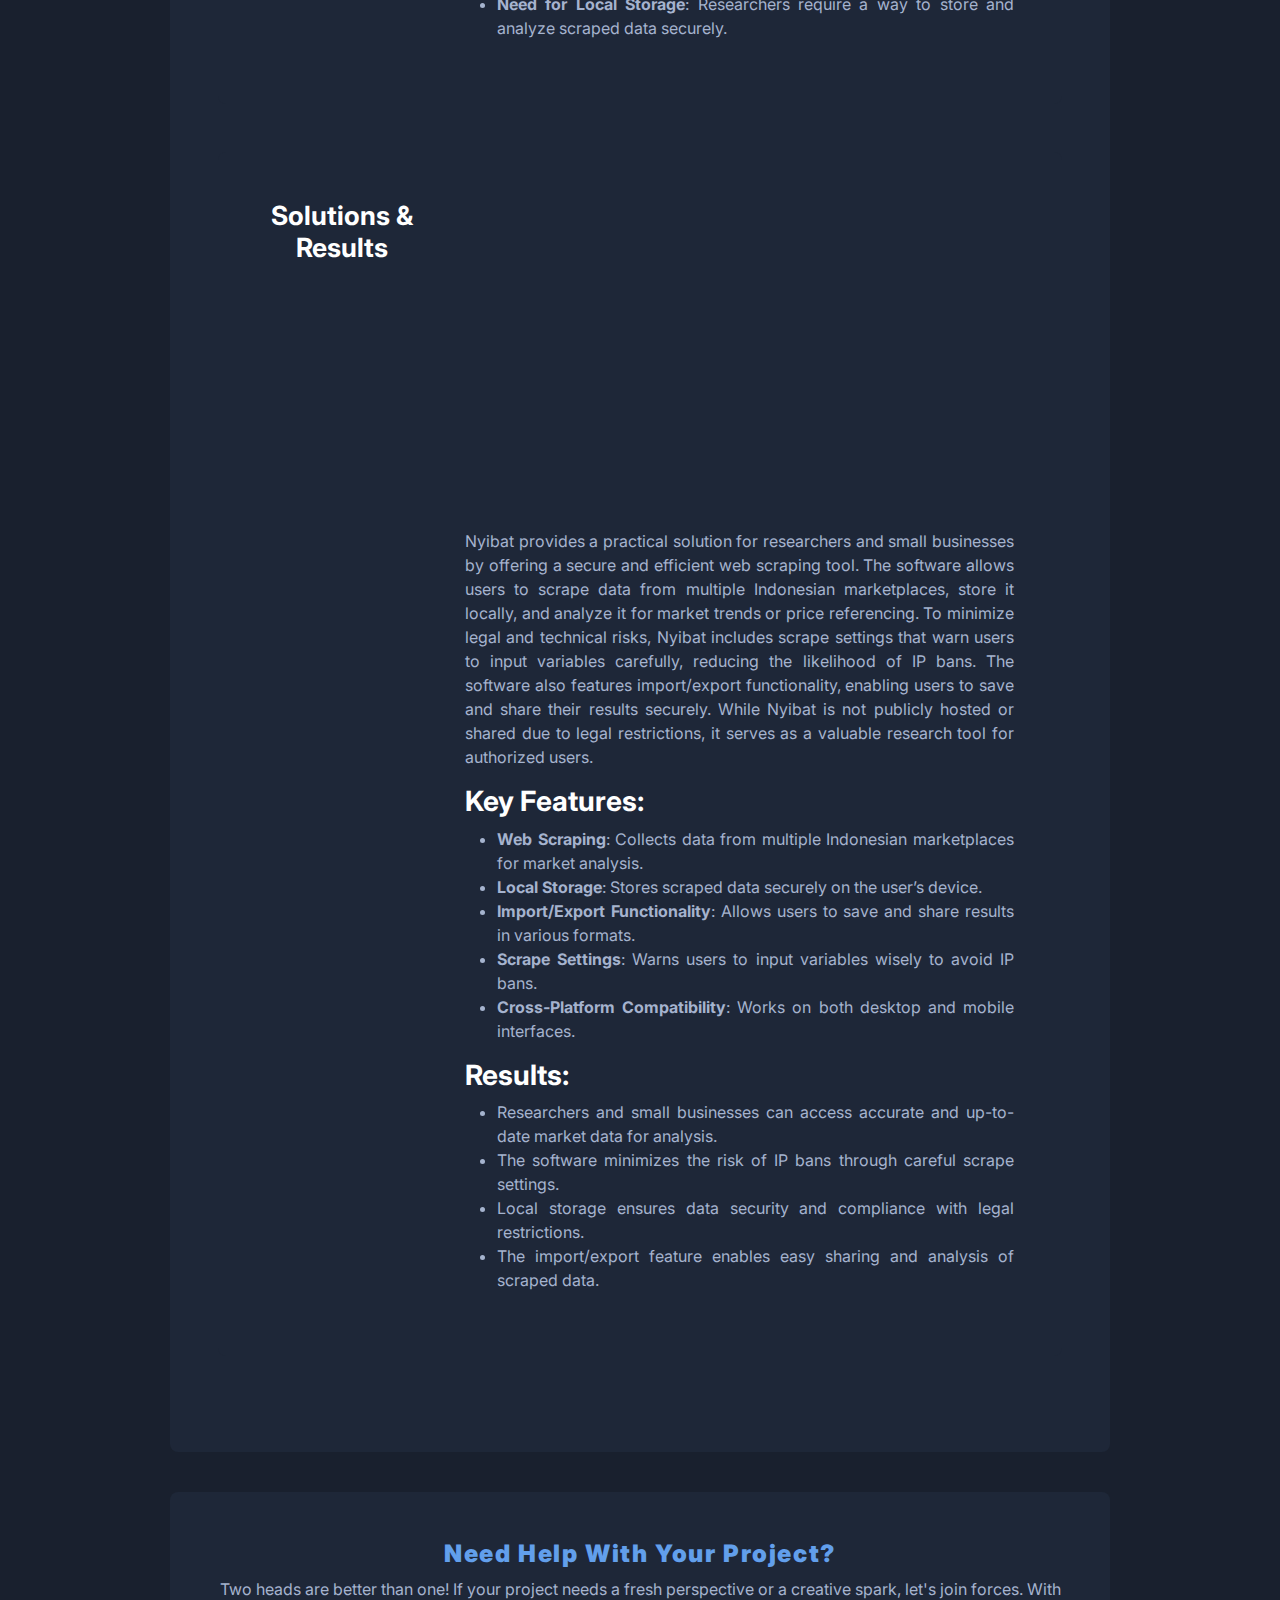
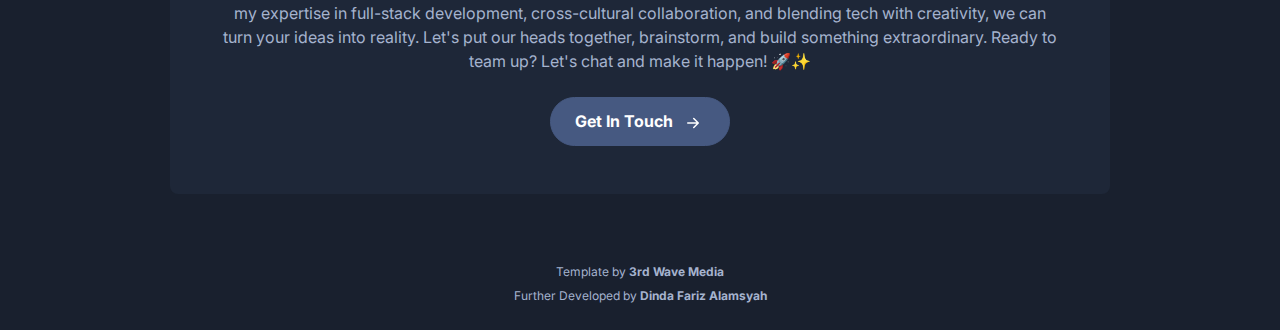
<file: project-nyibat-uni.html>
<!DOCTYPE html>
<html lang="en"> 
<head>
	<title>Nyibat Web Scraping App</title>
	
	<!-- Meta -->
	<meta charset="utf-8">
	<meta http-equiv="X-UA-Compatible" content="IE=edge">
	<meta name="viewport" content="width=device-width, initial-scale=1.0">
	<meta name="description" content="Personal Project Portfolio With Resume And Nice Projects">
	<meta name="author" content="Dinda Fariz Alamsyah">    
	<link rel="shortcut icon" href="favicon.ico"> 
	
	<!-- Google Fonts -->
	
	<link rel="preconnect" href="https://fonts.googleapis.com"><link rel="preconnect" href="https://fonts.gstatic.com" crossorigin>
	<link href="https://fonts.googleapis.com/css2?family=Inter:wght@300;400;500;600;700;800;900&amp;display=swap" rel="stylesheet">
	
	<!-- Bootstrpa Icons -->
	<link rel="stylesheet" href="https://cdn.jsdelivr.net/npm/bootstrap-icons@1.11.3/font/bootstrap-icons.min.css">
	
	<!-- FontAwesome JS -->
    <script defer src="assets/fontawesome/js/all.js"></script>
    
    <!-- Plugin CSS -->
    <link rel="stylesheet" href="assets/plugins/tiny-slider/tiny-slider.css">

	<!-- Theme CSS -->  
	<link id="theme-style" rel="stylesheet" href="assets/css/theme-1.css">
	
	<!-- User CSS -->  
	<link id="theme-style" rel="stylesheet" href="assets/css/userstyle.css">

</head> 


<body>
	
	<div class="container-fluid">

	
			<div class="side-panel position-relative">
				 
				<nav class="navbar">
			        <div aria-labelledby="offcanvasNavbarLabel" class="offcanvas offcanvas-start show d-flex" id="offcanvasNavbar" data-bs-scroll="true" data-bs-backdrop="false" tabindex="-1">
			            <div class="offcanvas-body d-flex align-items-center ">
			                <ul class="main-nav navbar-nav text-center">
				                <!-- Dynamic navbar will be populated here -->
							</ul>
			            </div>
			        </div>
				  
				</nav>
			</div><!--//side-panel-->
			
			<div class="main-content-wrapper">
				<div class="container-fluid">
					<div class="top-bar text-center position-relative">
						<div class="top-bar-inner">
							
							<a class="menu-toggler" data-bs-toggle="offcanvas" href="#offcanvasNavbar" role="button" aria-controls="offcanvasNavbar">
								 <svg xmlns="http://www.w3.org/2000/svg" width="30" height="30" fill="currentColor" class="bi bi-list" viewBox="0 0 16 16">
								  <path fill-rule="evenodd" d="M2.5 12a.5.5 0 0 1 .5-.5h10a.5.5 0 0 1 0 1H3a.5.5 0 0 1-.5-.5zm0-4a.5.5 0 0 1 .5-.5h10a.5.5 0 0 1 0 1H3a.5.5 0 0 1-.5-.5z"/>
								</svg>
					        </a>
					        
					        <div class="mode-toggle text-center">
							    
							    <input class="toggle" id="darkmode" type="checkbox">
							    <label class="toggle-btn mx-auto mb-0" for="darkmode">
							        <span class="day-icon toggle-icon"> <i class="bi bi-sun-fill"></i></span>
							        <span class="night-icon toggle-icon"><i class="bi bi-moon-fill"></i></span>
							        
							    </label>
							    
							</div><!--//mode-toggle-->
							
							<!--<a class="btn btn-primary top-bar-cta" href="contact.html">Hire Me</a>-->
					
							<ul class="social-list list-inline mx-auto d-none d-lg-block">
								<!-- Dynamic social list will be populated here -->
							</ul><!--//social-list-->
							
						</div><!--//top-bar-inner-->
						
					</div><!--//top-bar-->
					
						<section id="intro" class="page-intro-section section has-profile-image mx-auto">
		<div class="profile-holder text-center">
			<img class="profile-pic rounded-circle" src="" alt="">
		</div><!--//profile-holder-->

		<div class="intro-holder">
			<h2 class="intro-name text-center mb-4"></h2>
			<div class="img-fluid mb-3 text-center">
				<img class="banner img-fluid w-100" src="" alt="banner">
			</div>
			<div class="case-study-intro">
				<p class="mb-4" style="text-align: justify;"></p>
			</div>
		</div><!--//intro-holder-->
	</section><!--//page-intro-section-->

	<section id="sections" class="case-study-section section mx-auto">
		<!-- Sections will be populated here -->
	</section><!--//case-study-section-->
					
					
					
	<section class="leadgen-section section mx-auto text-center">
	   
		<h3 class="section-heading text-start text-center text-highlight"></h3>
		<div class="intro text-md-center"></div>
		 <div class="text-center mt-4">
					 <a class="btn btn-secondary" href="contact.html">Get In Touch <svg xmlns="http://www.w3.org/2000/svg" width="24" height="24" fill="currentColor" class="bi bi-arrow-right-short" viewBox="0 0 16 16">
<path fill-rule="evenodd" d="M4 8a.5.5 0 0 1 .5-.5h5.793L8.146 5.354a.5.5 0 1 1 .708-.708l3 3a.5.5 0 0 1 0 .708l-3 3a.5.5 0 0 1-.708-.708L10.293 8.5H4.5A.5.5 0 0 1 4 8z"></path>
</svg></a>
		 </div>
	 
</section><!--//leadgen-section-->
                   
                   
					
				</div>
			</div><!--//main-content-wrapper-->

		</div><!--//row-->
	
	</div><!--//container-->
	
	<footer id="dynamic-footer" class="footer text-center py-4">
		<!-- Footer content will be populated dynamically -->
	</footer>

	<!-- Javascript -->
	<script src="assets/plugins/popper.min.js"></script> 
	<script src="assets/plugins/bootstrap/js/bootstrap.min.js"></script>
	
	<!-- Page Specific JS -->
	<script src="assets/plugins/tiny-slider/min/tiny-slider.js"></script> 
	<script src="assets/js/tinyslider-custom.js"></script> 
	
	<!-- Dark/Light Mode Toggle  -->
	<script src="assets/plugins/js-cookie.min.js"></script>
	<script src="assets/js/mode-toggle.js"></script>  
	

	<script src="assets/js/config-general.js"></script>
	<script src="assets/js/project-nyibat-uni.js"></script>

</body>
</html>
</file>
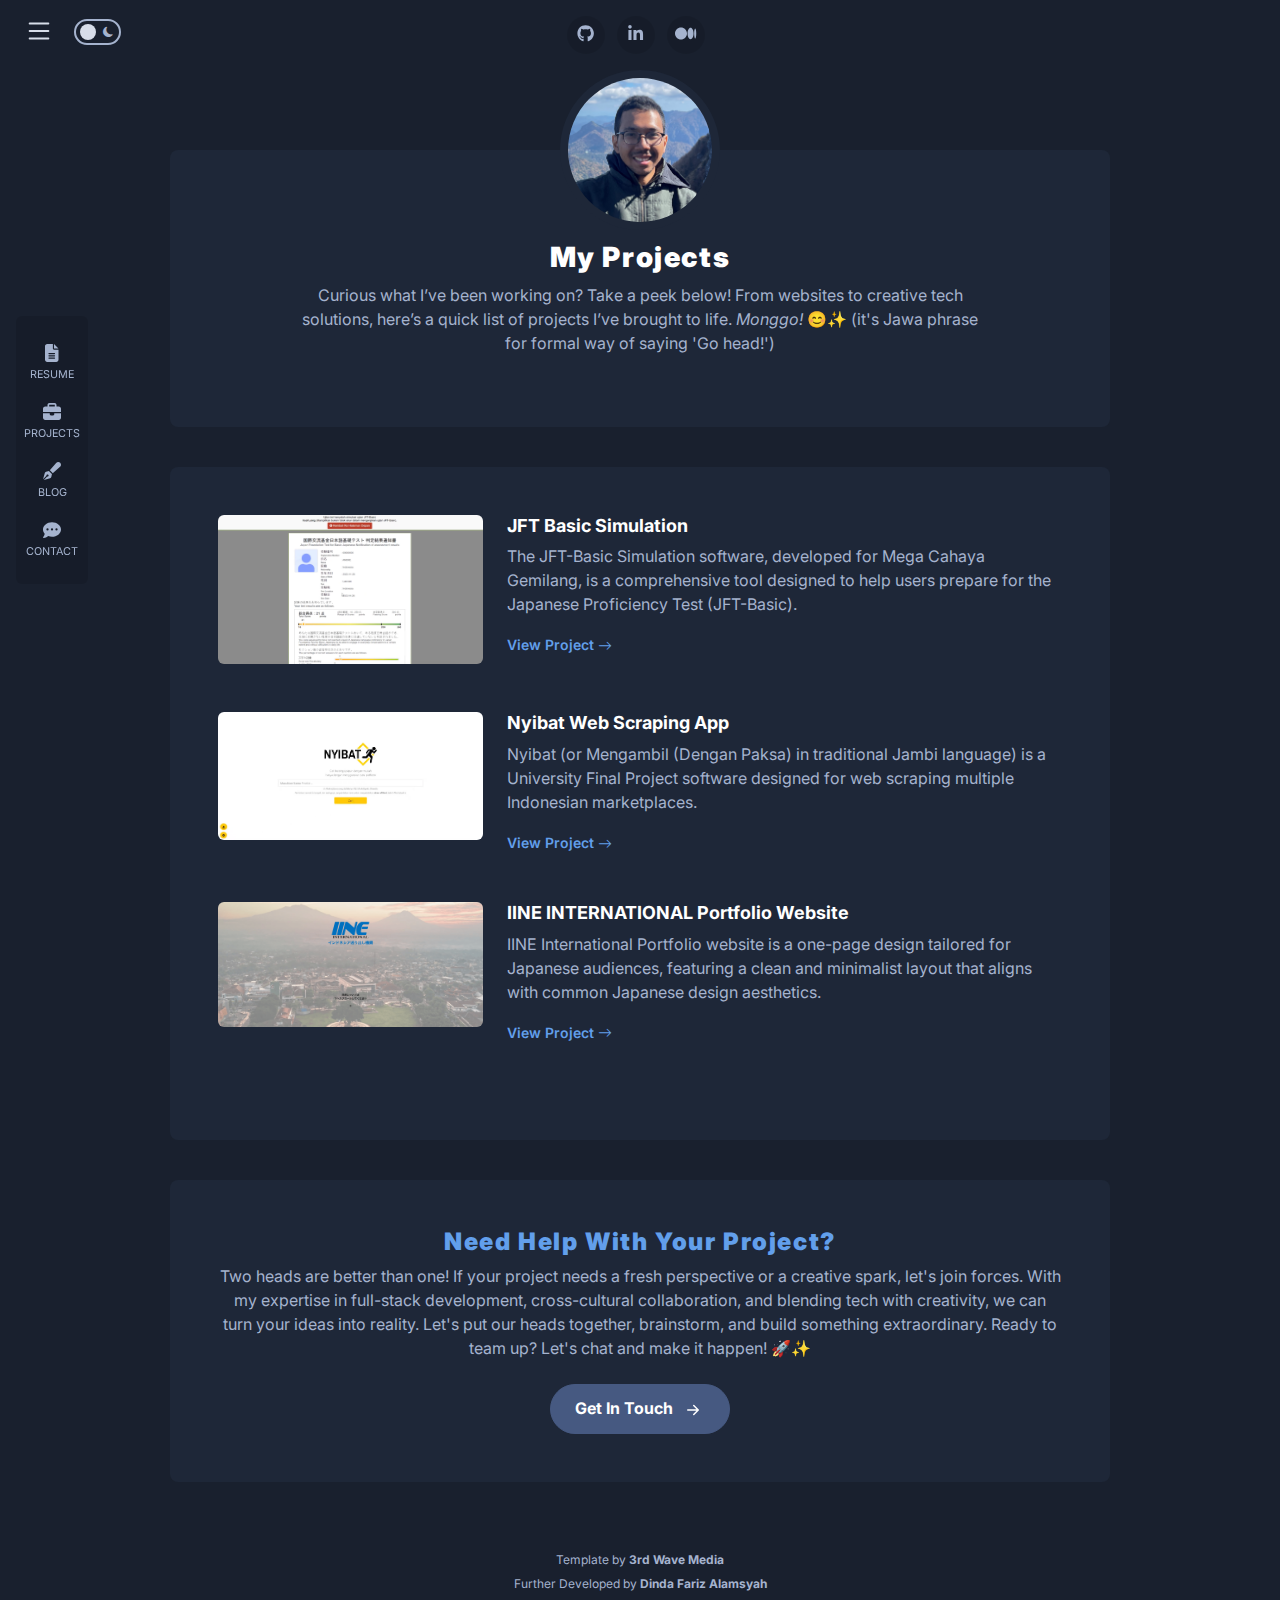
<file: projects.html>
<!DOCTYPE html>
<html lang="en"> 
<head>
	<title>👷 Project List - Get To Know Dinda FA</title>
	
	<!-- Meta -->
	<meta charset="utf-8">
	<meta http-equiv="X-UA-Compatible" content="IE=edge">
	<meta name="viewport" content="width=device-width, initial-scale=1.0">
	<meta name="description" content="Personal Project Portfolio With Resume And Nice Projects">
	<meta name="author" content="Dinda Fariz Alamsyah">     
	<link rel="shortcut icon" href="favicon.ico"> 
	
	<!-- Google Fonts -->
	
	<link rel="preconnect" href="https://fonts.googleapis.com"><link rel="preconnect" href="https://fonts.gstatic.com" crossorigin>
	<link href="https://fonts.googleapis.com/css2?family=Inter:wght@300;400;500;600;700;800;900&amp;display=swap" rel="stylesheet">
	
	<!-- Bootstrpa Icons -->
	<link rel="stylesheet" href="https://cdn.jsdelivr.net/npm/bootstrap-icons@1.11.3/font/bootstrap-icons.min.css">
	
	<!-- FontAwesome JS -->
    <script defer src="assets/fontawesome/js/all.js"></script>

	<!-- Theme CSS -->  
	<link id="theme-style" rel="stylesheet" href="assets/css/theme-1.css">

		<!-- User CSS -->  
		<link id="theme-style" rel="stylesheet" href="assets/css/userstyle.css">

</head> 


<body>
	
	<div class="container-fluid">

	
			<div class="side-panel position-relative">
				 
				<nav class="navbar">
			        <div aria-labelledby="offcanvasNavbarLabel" class="offcanvas offcanvas-start show d-flex" id="offcanvasNavbar" data-bs-scroll="true" data-bs-backdrop="false" tabindex="-1">
			            <div class="offcanvas-body d-flex align-items-center ">
			                <ul class="main-nav navbar-nav text-center">
				                <!-- Dynamic navbar will be populated here -->
							</ul>
			            </div>
			        </div>
				  
				</nav>
			</div><!--//side-panel-->
			
			<div class="main-content-wrapper">
				<div class="container-fluid">
					<div class="top-bar text-center position-relative">
						<div class="top-bar-inner">
							
							<a class="menu-toggler" data-bs-toggle="offcanvas" href="#offcanvasNavbar" role="button" aria-controls="offcanvasNavbar">
								 <svg xmlns="http://www.w3.org/2000/svg" width="30" height="30" fill="currentColor" class="bi bi-list" viewBox="0 0 16 16">
								  <path fill-rule="evenodd" d="M2.5 12a.5.5 0 0 1 .5-.5h10a.5.5 0 0 1 0 1H3a.5.5 0 0 1-.5-.5zm0-4a.5.5 0 0 1 .5-.5h10a.5.5 0 0 1 0 1H3a.5.5 0 0 1-.5-.5zm0-4a.5.5 0 0 1 .5-.5h10a.5.5 0 0 1 0 1H3a.5.5 0 0 1-.5-.5z"/>
								</svg>
					        </a>
					        
					        <div class="mode-toggle text-center">
							    
							    <input class="toggle" id="darkmode" type="checkbox">
							    <label class="toggle-btn mx-auto mb-0" for="darkmode">
							        <span class="day-icon toggle-icon"> <i class="bi bi-sun-fill"></i></span>
							        <span class="night-icon toggle-icon"><i class="bi bi-moon-fill"></i></span>
							        
							    </label>
							    
							</div><!--//mode-toggle-->
							
					
							<ul class="social-list list-inline mx-auto d-none d-lg-block">
								<!-- Dynamic social list will be populated here -->
							</ul><!--//social-list-->
							
						</div><!--//top-bar-inner-->
						
					</div>
					
					<section class="page-intro-section section has-profile-image mx-auto ">
					
						<div class="profile-holder text-center">
							<img class="profile-pic rounded-circle" src="" alt="">
						</div><!--//profile-holder-->
						<div class="intro-holder">
							<h2 class="intro-name text-center"></h2>
							<div class="profile-intro text-center limit-max-width mx-auto">
							    <p class="mb-4"></p>
							    <div class="text-center mt-4">
								    <!--<a class="btn btn-secondary" href="contact.html">Start A Conversation <svg xmlns="http://www.w3.org/2000/svg" width="24" height="24" fill="currentColor" class="bi bi-arrow-right-short" viewBox="0 0 16 16">-->
  <path fill-rule="evenodd" d="M4 8a.5.5 0 0 1 .5-.5h5.793L8.146 5.354a.5.5 0 1 1 .708-.708l3 3a.5.5 0 0 1 0 .708l-3 3a.5.5 0 0 1-.708-.708L10.293 8.5H4.5A.5.5 0 0 1 4 8z"/>
</svg></a>
							    </div><!--//section-cta-->
							</div>
							
						</div><!--//intro-holder-->
						
					</section><!--//page-intro-section-->
					
			
                    <section class="projects-section section mx-auto">
	                    <div class="row justify-content-center gx-lg-5 text-center text-md-start">
		                    <!-- Project items will be populated here -->
	                    </div><!--//row-->
                    </section><!--//section-->
                    
                    <section class="leadgen-section section mx-auto text-center">
	   
		                   <h3 class="section-heading text-start text-center text-highlight"></h3>
		                   <div class="intro text-md-center"></div>
		                    <div class="text-center mt-4">
									    <a class="btn btn-secondary" href="contact.html">Get In Touch <svg xmlns="http://www.w3.org/2000/svg" width="24" height="24" fill="currentColor" class="bi bi-arrow-right-short" viewBox="0 0 16 16">
	  <path fill-rule="evenodd" d="M4 8a.5.5 0 0 1 .5-.5h5.793L8.146 5.354a.5.5 0 1 1 .708-.708l3 3a.5.5 0 0 1 0 .708l-3 3a.5.5 0 0 1-.708-.708L10.293 8.5H4.5A.5.5 0 0 1 4 8z"></path>
	</svg></a>
							</div>
	                    
                   </section><!--//leadgen-section-->
					
				</div>
			</div><!--//main-content-wrapper-->

		</div><!--//row-->
	
	</div><!--//container-->
	
	<footer id="dynamic-footer" class="footer text-center py-4">
		<!-- Footer content will be populated dynamically -->
	</footer>

	<!-- Javascript -->
	<script src="assets/plugins/popper.min.js"></script> 
	<script src="assets/plugins/bootstrap/js/bootstrap.min.js"></script>
	
	<!-- Dark/Light Mode Toggle  -->
	<script src="assets/plugins/js-cookie.min.js"></script>
	<script src="assets/js/mode-toggle.js"></script>  

		<!-- Config and Script JS General-->
		<script src="assets/js/config-general.js"></script>
		<script src="assets/js/config-project.js"></script>

</body>
</html>
</file>
<file: assets/plugins/tiny-slider/tiny-slider.css>
.tns-outer{padding:0 !important}.tns-outer [hidden]{display:none !important}.tns-outer [aria-controls],.tns-outer [data-action]{cursor:pointer}.tns-slider{-webkit-transition:all 0s;-moz-transition:all 0s;transition:all 0s}.tns-slider>.tns-item{-webkit-box-sizing:border-box;-moz-box-sizing:border-box;box-sizing:border-box}.tns-horizontal.tns-subpixel{white-space:nowrap}.tns-horizontal.tns-subpixel>.tns-item{display:inline-block;vertical-align:top;white-space:normal}.tns-horizontal.tns-no-subpixel:after{content:'';display:table;clear:both}.tns-horizontal.tns-no-subpixel>.tns-item{float:left}.tns-horizontal.tns-carousel.tns-no-subpixel>.tns-item{margin-right:-100%}.tns-no-calc{position:relative;left:0}.tns-gallery{position:relative;left:0;min-height:1px}.tns-gallery>.tns-item{position:absolute;left:-100%;-webkit-transition:transform 0s, opacity 0s;-moz-transition:transform 0s, opacity 0s;transition:transform 0s, opacity 0s}.tns-gallery>.tns-slide-active{position:relative;left:auto !important}.tns-gallery>.tns-moving{-webkit-transition:all 0.25s;-moz-transition:all 0.25s;transition:all 0.25s}.tns-autowidth{display:inline-block}.tns-lazy-img{-webkit-transition:opacity 0.6s;-moz-transition:opacity 0.6s;transition:opacity 0.6s;opacity:0.6}.tns-lazy-img.tns-complete{opacity:1}.tns-ah{-webkit-transition:height 0s;-moz-transition:height 0s;transition:height 0s}.tns-ovh{overflow:hidden}.tns-visually-hidden{position:absolute;left:-10000em}.tns-transparent{opacity:0;visibility:hidden}.tns-fadeIn{opacity:1;filter:alpha(opacity=100);z-index:0}.tns-normal,.tns-fadeOut{opacity:0;filter:alpha(opacity=0);z-index:-1}.tns-vpfix{white-space:nowrap}.tns-vpfix>div,.tns-vpfix>li{display:inline-block}.tns-t-subp2{margin:0 auto;width:310px;position:relative;height:10px;overflow:hidden}.tns-t-ct{width:2333.3333333%;width:-webkit-calc(100% * 70 / 3);width:-moz-calc(100% * 70 / 3);width:calc(100% * 70 / 3);position:absolute;right:0}.tns-t-ct:after{content:'';display:table;clear:both}.tns-t-ct>div{width:1.4285714%;width:-webkit-calc(100% / 70);width:-moz-calc(100% / 70);width:calc(100% / 70);height:10px;float:left}

/*# sourceMappingURL=sourcemaps/tiny-slider.css.map */
</file>
<file: assets/css/theme-1.css>
@charset "UTF-8";
/*************************** Theme Colours****************************/
/*************************** Variables Section. *****************************/
/* Override BS5 sass color */
/*************************** Import Bootstrap  *****************************/
/*!
 * Bootstrap  v5.3.3 (https://getbootstrap.com/)
 * Copyright 2011-2024 The Bootstrap Authors
 * Licensed under MIT (https://github.com/twbs/bootstrap/blob/main/LICENSE)
 */
:root,
[data-bs-theme=light] {
  --bs-blue: #0d6efd;
  --bs-indigo: #6610f2;
  --bs-purple: #6f42c1;
  --bs-pink: #d63384;
  --bs-red: #dc3545;
  --bs-orange: #fd7e14;
  --bs-yellow: #ffc107;
  --bs-green: #198754;
  --bs-teal: #20c997;
  --bs-cyan: #0dcaf0;
  --bs-black: #000;
  --bs-white: #fff;
  --bs-gray: #6c757d;
  --bs-gray-dark: #343a40;
  --bs-gray-100: #f8f9fa;
  --bs-gray-200: #e9ecef;
  --bs-gray-300: #dee2e6;
  --bs-gray-400: #ced4da;
  --bs-gray-500: #adb5bd;
  --bs-gray-600: #6c757d;
  --bs-gray-700: #495057;
  --bs-gray-800: #343a40;
  --bs-gray-900: #212529;
  --bs-primary: #fe655c;
  --bs-secondary: #4f6591;
  --bs-success: #198754;
  --bs-info: #0dcaf0;
  --bs-warning: #ffc107;
  --bs-danger: #dc3545;
  --bs-light: #f8f9fa;
  --bs-dark: #212529;
  --bs-primary-rgb: 254, 101, 92;
  --bs-secondary-rgb: 79, 101, 145;
  --bs-success-rgb: 25, 135, 84;
  --bs-info-rgb: 13, 202, 240;
  --bs-warning-rgb: 255, 193, 7;
  --bs-danger-rgb: 220, 53, 69;
  --bs-light-rgb: 248, 249, 250;
  --bs-dark-rgb: 33, 37, 41;
  --bs-primary-text-emphasis: #662825;
  --bs-secondary-text-emphasis: #20283a;
  --bs-success-text-emphasis: #0a3622;
  --bs-info-text-emphasis: #055160;
  --bs-warning-text-emphasis: #664d03;
  --bs-danger-text-emphasis: #58151c;
  --bs-light-text-emphasis: #495057;
  --bs-dark-text-emphasis: #495057;
  --bs-primary-bg-subtle: #ffe0de;
  --bs-secondary-bg-subtle: #dce0e9;
  --bs-success-bg-subtle: #d1e7dd;
  --bs-info-bg-subtle: #cff4fc;
  --bs-warning-bg-subtle: #fff3cd;
  --bs-danger-bg-subtle: #f8d7da;
  --bs-light-bg-subtle: #fcfcfd;
  --bs-dark-bg-subtle: #ced4da;
  --bs-primary-border-subtle: #ffc1be;
  --bs-secondary-border-subtle: #b9c1d3;
  --bs-success-border-subtle: #a3cfbb;
  --bs-info-border-subtle: #9eeaf9;
  --bs-warning-border-subtle: #ffe69c;
  --bs-danger-border-subtle: #f1aeb5;
  --bs-light-border-subtle: #e9ecef;
  --bs-dark-border-subtle: #adb5bd;
  --bs-white-rgb: 255, 255, 255;
  --bs-black-rgb: 0, 0, 0;
  --bs-font-sans-serif: system-ui, -apple-system, "Segoe UI", Roboto, "Helvetica Neue", "Noto Sans", "Liberation Sans", Arial, sans-serif, "Apple Color Emoji", "Segoe UI Emoji", "Segoe UI Symbol", "Noto Color Emoji";
  --bs-font-monospace: SFMono-Regular, Menlo, Monaco, Consolas, "Liberation Mono", "Courier New", monospace;
  --bs-gradient: linear-gradient(180deg, rgba(255, 255, 255, 0.15), rgba(255, 255, 255, 0));
  --bs-body-font-family: var(--bs-font-sans-serif);
  --bs-body-font-size: 1rem;
  --bs-body-font-weight: 400;
  --bs-body-line-height: 1.5;
  --bs-body-color: #212529;
  --bs-body-color-rgb: 33, 37, 41;
  --bs-body-bg: #fff;
  --bs-body-bg-rgb: 255, 255, 255;
  --bs-emphasis-color: #000;
  --bs-emphasis-color-rgb: 0, 0, 0;
  --bs-secondary-color: rgba(33, 37, 41, 0.75);
  --bs-secondary-color-rgb: 33, 37, 41;
  --bs-secondary-bg: #e9ecef;
  --bs-secondary-bg-rgb: 233, 236, 239;
  --bs-tertiary-color: rgba(33, 37, 41, 0.5);
  --bs-tertiary-color-rgb: 33, 37, 41;
  --bs-tertiary-bg: #f8f9fa;
  --bs-tertiary-bg-rgb: 248, 249, 250;
  --bs-heading-color: inherit;
  --bs-link-color: #fe655c;
  --bs-link-color-rgb: 254, 101, 92;
  --bs-link-decoration: underline;
  --bs-link-hover-color: #cb514a;
  --bs-link-hover-color-rgb: 203, 81, 74;
  --bs-code-color: #d63384;
  --bs-highlight-color: #212529;
  --bs-highlight-bg: #fff3cd;
  --bs-border-width: 1px;
  --bs-border-style: solid;
  --bs-border-color: #dee2e6;
  --bs-border-color-translucent: rgba(0, 0, 0, 0.175);
  --bs-border-radius: 0.375rem;
  --bs-border-radius-sm: 0.25rem;
  --bs-border-radius-lg: 0.5rem;
  --bs-border-radius-xl: 1rem;
  --bs-border-radius-xxl: 2rem;
  --bs-border-radius-2xl: var(--bs-border-radius-xxl);
  --bs-border-radius-pill: 50rem;
  --bs-box-shadow: 0 0.5rem 1rem rgba(0, 0, 0, 0.15);
  --bs-box-shadow-sm: 0 0.125rem 0.25rem rgba(0, 0, 0, 0.075);
  --bs-box-shadow-lg: 0 1rem 3rem rgba(0, 0, 0, 0.175);
  --bs-box-shadow-inset: inset 0 1px 2px rgba(0, 0, 0, 0.075);
  --bs-focus-ring-width: 0.25rem;
  --bs-focus-ring-opacity: 0.25;
  --bs-focus-ring-color: rgba(254, 101, 92, 0.25);
  --bs-form-valid-color: #198754;
  --bs-form-valid-border-color: #198754;
  --bs-form-invalid-color: #dc3545;
  --bs-form-invalid-border-color: #dc3545;
}

[data-bs-theme=dark] {
  color-scheme: dark;
  --bs-body-color: #dee2e6;
  --bs-body-color-rgb: 222, 226, 230;
  --bs-body-bg: #212529;
  --bs-body-bg-rgb: 33, 37, 41;
  --bs-emphasis-color: #fff;
  --bs-emphasis-color-rgb: 255, 255, 255;
  --bs-secondary-color: rgba(222, 226, 230, 0.75);
  --bs-secondary-color-rgb: 222, 226, 230;
  --bs-secondary-bg: #343a40;
  --bs-secondary-bg-rgb: 52, 58, 64;
  --bs-tertiary-color: rgba(222, 226, 230, 0.5);
  --bs-tertiary-color-rgb: 222, 226, 230;
  --bs-tertiary-bg: #2b3035;
  --bs-tertiary-bg-rgb: 43, 48, 53;
  --bs-primary-text-emphasis: #fea39d;
  --bs-secondary-text-emphasis: #95a3bd;
  --bs-success-text-emphasis: #75b798;
  --bs-info-text-emphasis: #6edff6;
  --bs-warning-text-emphasis: #ffda6a;
  --bs-danger-text-emphasis: #ea868f;
  --bs-light-text-emphasis: #f8f9fa;
  --bs-dark-text-emphasis: #dee2e6;
  --bs-primary-bg-subtle: #331412;
  --bs-secondary-bg-subtle: #10141d;
  --bs-success-bg-subtle: #051b11;
  --bs-info-bg-subtle: #032830;
  --bs-warning-bg-subtle: #332701;
  --bs-danger-bg-subtle: #2c0b0e;
  --bs-light-bg-subtle: #343a40;
  --bs-dark-bg-subtle: #1a1d20;
  --bs-primary-border-subtle: #983d37;
  --bs-secondary-border-subtle: #2f3d57;
  --bs-success-border-subtle: #0f5132;
  --bs-info-border-subtle: #087990;
  --bs-warning-border-subtle: #997404;
  --bs-danger-border-subtle: #842029;
  --bs-light-border-subtle: #495057;
  --bs-dark-border-subtle: #343a40;
  --bs-heading-color: inherit;
  --bs-link-color: #fea39d;
  --bs-link-hover-color: #feb5b1;
  --bs-link-color-rgb: 254, 163, 157;
  --bs-link-hover-color-rgb: 254, 181, 177;
  --bs-code-color: #e685b5;
  --bs-highlight-color: #dee2e6;
  --bs-highlight-bg: #664d03;
  --bs-border-color: #495057;
  --bs-border-color-translucent: rgba(255, 255, 255, 0.15);
  --bs-form-valid-color: #75b798;
  --bs-form-valid-border-color: #75b798;
  --bs-form-invalid-color: #ea868f;
  --bs-form-invalid-border-color: #ea868f;
}

*,
*::before,
*::after {
  box-sizing: border-box;
}

@media (prefers-reduced-motion: no-preference) {
  :root {
    scroll-behavior: smooth;
  }
}

body {
  margin: 0;
  font-family: var(--bs-body-font-family);
  font-size: var(--bs-body-font-size);
  font-weight: var(--bs-body-font-weight);
  line-height: var(--bs-body-line-height);
  color: var(--bs-body-color);
  text-align: var(--bs-body-text-align);
  background-color: var(--bs-body-bg);
  -webkit-text-size-adjust: 100%;
  -webkit-tap-highlight-color: rgba(0, 0, 0, 0);
}

hr {
  margin: 1rem 0;
  color: inherit;
  border: 0;
  border-top: var(--bs-border-width) solid;
  opacity: 0.25;
}

h6, .h6, h5, .h5, h4, .h4, h3, .h3, h2, .h2, h1, .h1 {
  margin-top: 0;
  margin-bottom: 0.5rem;
  font-weight: 500;
  line-height: 1.2;
  color: var(--bs-heading-color);
}

h1, .h1 {
  font-size: calc(1.375rem + 1.5vw);
}
@media (min-width: 1200px) {
  h1, .h1 {
    font-size: 2.5rem;
  }
}

h2, .h2 {
  font-size: calc(1.325rem + 0.9vw);
}
@media (min-width: 1200px) {
  h2, .h2 {
    font-size: 2rem;
  }
}

h3, .h3 {
  font-size: calc(1.3rem + 0.6vw);
}
@media (min-width: 1200px) {
  h3, .h3 {
    font-size: 1.75rem;
  }
}

h4, .h4 {
  font-size: calc(1.275rem + 0.3vw);
}
@media (min-width: 1200px) {
  h4, .h4 {
    font-size: 1.5rem;
  }
}

h5, .h5 {
  font-size: 1.25rem;
}

h6, .h6 {
  font-size: 1rem;
}

p {
  margin-top: 0;
  margin-bottom: 1rem;
}

abbr[title] {
  -webkit-text-decoration: underline dotted;
          text-decoration: underline dotted;
  cursor: help;
  -webkit-text-decoration-skip-ink: none;
          text-decoration-skip-ink: none;
}

address {
  margin-bottom: 1rem;
  font-style: normal;
  line-height: inherit;
}

ol,
ul {
  padding-left: 2rem;
}

ol,
ul,
dl {
  margin-top: 0;
  margin-bottom: 1rem;
}

ol ol,
ul ul,
ol ul,
ul ol {
  margin-bottom: 0;
}

dt {
  font-weight: 700;
}

dd {
  margin-bottom: 0.5rem;
  margin-left: 0;
}

blockquote {
  margin: 0 0 1rem;
}

b,
strong {
  font-weight: bolder;
}

small, .small {
  font-size: 0.875em;
}

mark, .mark {
  padding: 0.1875em;
  color: var(--bs-highlight-color);
  background-color: var(--bs-highlight-bg);
}

sub,
sup {
  position: relative;
  font-size: 0.75em;
  line-height: 0;
  vertical-align: baseline;
}

sub {
  bottom: -0.25em;
}

sup {
  top: -0.5em;
}

a {
  color: rgba(var(--bs-link-color-rgb), var(--bs-link-opacity, 1));
  text-decoration: underline;
}
a:hover {
  --bs-link-color-rgb: var(--bs-link-hover-color-rgb);
}

a:not([href]):not([class]), a:not([href]):not([class]):hover {
  color: inherit;
  text-decoration: none;
}

pre,
code,
kbd,
samp {
  font-family: var(--bs-font-monospace);
  font-size: 1em;
}

pre {
  display: block;
  margin-top: 0;
  margin-bottom: 1rem;
  overflow: auto;
  font-size: 0.875em;
}
pre code {
  font-size: inherit;
  color: inherit;
  word-break: normal;
}

code {
  font-size: 0.875em;
  color: var(--bs-code-color);
  word-wrap: break-word;
}
a > code {
  color: inherit;
}

kbd {
  padding: 0.1875rem 0.375rem;
  font-size: 0.875em;
  color: var(--bs-body-bg);
  background-color: var(--bs-body-color);
  border-radius: 0.25rem;
}
kbd kbd {
  padding: 0;
  font-size: 1em;
}

figure {
  margin: 0 0 1rem;
}

img,
svg {
  vertical-align: middle;
}

table {
  caption-side: bottom;
  border-collapse: collapse;
}

caption {
  padding-top: 0.5rem;
  padding-bottom: 0.5rem;
  color: var(--bs-secondary-color);
  text-align: left;
}

th {
  text-align: inherit;
  text-align: -webkit-match-parent;
}

thead,
tbody,
tfoot,
tr,
td,
th {
  border-color: inherit;
  border-style: solid;
  border-width: 0;
}

label {
  display: inline-block;
}

button {
  border-radius: 0;
}

button:focus:not(:focus-visible) {
  outline: 0;
}

input,
button,
select,
optgroup,
textarea {
  margin: 0;
  font-family: inherit;
  font-size: inherit;
  line-height: inherit;
}

button,
select {
  text-transform: none;
}

[role=button] {
  cursor: pointer;
}

select {
  word-wrap: normal;
}
select:disabled {
  opacity: 1;
}

[list]:not([type=date]):not([type=datetime-local]):not([type=month]):not([type=week]):not([type=time])::-webkit-calendar-picker-indicator {
  display: none !important;
}

button,
[type=button],
[type=reset],
[type=submit] {
  -webkit-appearance: button;
}
button:not(:disabled),
[type=button]:not(:disabled),
[type=reset]:not(:disabled),
[type=submit]:not(:disabled) {
  cursor: pointer;
}

::-moz-focus-inner {
  padding: 0;
  border-style: none;
}

textarea {
  resize: vertical;
}

fieldset {
  min-width: 0;
  padding: 0;
  margin: 0;
  border: 0;
}

legend {
  float: left;
  width: 100%;
  padding: 0;
  margin-bottom: 0.5rem;
  font-size: calc(1.275rem + 0.3vw);
  line-height: inherit;
}
@media (min-width: 1200px) {
  legend {
    font-size: 1.5rem;
  }
}
legend + * {
  clear: left;
}

::-webkit-datetime-edit-fields-wrapper,
::-webkit-datetime-edit-text,
::-webkit-datetime-edit-minute,
::-webkit-datetime-edit-hour-field,
::-webkit-datetime-edit-day-field,
::-webkit-datetime-edit-month-field,
::-webkit-datetime-edit-year-field {
  padding: 0;
}

::-webkit-inner-spin-button {
  height: auto;
}

[type=search] {
  -webkit-appearance: textfield;
  outline-offset: -2px;
}

/* rtl:raw:
[type="tel"],
[type="url"],
[type="email"],
[type="number"] {
  direction: ltr;
}
*/
::-webkit-search-decoration {
  -webkit-appearance: none;
}

::-webkit-color-swatch-wrapper {
  padding: 0;
}

::-webkit-file-upload-button {
  font: inherit;
  -webkit-appearance: button;
}

::file-selector-button {
  font: inherit;
  -webkit-appearance: button;
}

output {
  display: inline-block;
}

iframe {
  border: 0;
}

summary {
  display: list-item;
  cursor: pointer;
}

progress {
  vertical-align: baseline;
}

[hidden] {
  display: none !important;
}

.lead {
  font-size: 1.25rem;
  font-weight: 300;
}

.display-1 {
  font-size: calc(1.625rem + 4.5vw);
  font-weight: 300;
  line-height: 1.2;
}
@media (min-width: 1200px) {
  .display-1 {
    font-size: 5rem;
  }
}

.display-2 {
  font-size: calc(1.575rem + 3.9vw);
  font-weight: 300;
  line-height: 1.2;
}
@media (min-width: 1200px) {
  .display-2 {
    font-size: 4.5rem;
  }
}

.display-3 {
  font-size: calc(1.525rem + 3.3vw);
  font-weight: 300;
  line-height: 1.2;
}
@media (min-width: 1200px) {
  .display-3 {
    font-size: 4rem;
  }
}

.display-4 {
  font-size: calc(1.475rem + 2.7vw);
  font-weight: 300;
  line-height: 1.2;
}
@media (min-width: 1200px) {
  .display-4 {
    font-size: 3.5rem;
  }
}

.display-5 {
  font-size: calc(1.425rem + 2.1vw);
  font-weight: 300;
  line-height: 1.2;
}
@media (min-width: 1200px) {
  .display-5 {
    font-size: 3rem;
  }
}

.display-6 {
  font-size: calc(1.375rem + 1.5vw);
  font-weight: 300;
  line-height: 1.2;
}
@media (min-width: 1200px) {
  .display-6 {
    font-size: 2.5rem;
  }
}

.list-unstyled {
  padding-left: 0;
  list-style: none;
}

.list-inline {
  padding-left: 0;
  list-style: none;
}

.list-inline-item {
  display: inline-block;
}
.list-inline-item:not(:last-child) {
  margin-right: 0.5rem;
}

.initialism {
  font-size: 0.875em;
  text-transform: uppercase;
}

.blockquote {
  margin-bottom: 1rem;
  font-size: 1.25rem;
}
.blockquote > :last-child {
  margin-bottom: 0;
}

.blockquote-footer {
  margin-top: -1rem;
  margin-bottom: 1rem;
  font-size: 0.875em;
  color: #6c757d;
}
.blockquote-footer::before {
  content: "— ";
}

.img-fluid {
  max-width: 100%;
  height: auto;
}

.img-thumbnail {
  padding: 0.25rem;
  background-color: var(--bs-body-bg);
  border: var(--bs-border-width) solid var(--bs-border-color);
  border-radius: var(--bs-border-radius);
  max-width: 100%;
  height: auto;
}

.figure {
  display: inline-block;
}

.figure-img {
  margin-bottom: 0.5rem;
  line-height: 1;
}

.figure-caption {
  font-size: 0.875em;
  color: var(--bs-secondary-color);
}

.container,
.container-fluid,
.container-xxl,
.container-xl,
.container-lg,
.container-md,
.container-sm {
  --bs-gutter-x: 1.5rem;
  --bs-gutter-y: 0;
  width: 100%;
  padding-right: calc(var(--bs-gutter-x) * 0.5);
  padding-left: calc(var(--bs-gutter-x) * 0.5);
  margin-right: auto;
  margin-left: auto;
}

@media (min-width: 576px) {
  .container-sm, .container {
    max-width: 540px;
  }
}
@media (min-width: 768px) {
  .container-md, .container-sm, .container {
    max-width: 720px;
  }
}
@media (min-width: 992px) {
  .container-lg, .container-md, .container-sm, .container {
    max-width: 960px;
  }
}
@media (min-width: 1200px) {
  .container-xl, .container-lg, .container-md, .container-sm, .container {
    max-width: 1140px;
  }
}
@media (min-width: 1400px) {
  .container-xxl, .container-xl, .container-lg, .container-md, .container-sm, .container {
    max-width: 1320px;
  }
}
:root {
  --bs-breakpoint-xs: 0;
  --bs-breakpoint-sm: 576px;
  --bs-breakpoint-md: 768px;
  --bs-breakpoint-lg: 992px;
  --bs-breakpoint-xl: 1200px;
  --bs-breakpoint-xxl: 1400px;
}

.row {
  --bs-gutter-x: 1.5rem;
  --bs-gutter-y: 0;
  display: flex;
  flex-wrap: wrap;
  margin-top: calc(-1 * var(--bs-gutter-y));
  margin-right: calc(-0.5 * var(--bs-gutter-x));
  margin-left: calc(-0.5 * var(--bs-gutter-x));
}
.row > * {
  flex-shrink: 0;
  width: 100%;
  max-width: 100%;
  padding-right: calc(var(--bs-gutter-x) * 0.5);
  padding-left: calc(var(--bs-gutter-x) * 0.5);
  margin-top: var(--bs-gutter-y);
}

.col {
  flex: 1 0 0%;
}

.row-cols-auto > * {
  flex: 0 0 auto;
  width: auto;
}

.row-cols-1 > * {
  flex: 0 0 auto;
  width: 100%;
}

.row-cols-2 > * {
  flex: 0 0 auto;
  width: 50%;
}

.row-cols-3 > * {
  flex: 0 0 auto;
  width: 33.33333333%;
}

.row-cols-4 > * {
  flex: 0 0 auto;
  width: 25%;
}

.row-cols-5 > * {
  flex: 0 0 auto;
  width: 20%;
}

.row-cols-6 > * {
  flex: 0 0 auto;
  width: 16.66666667%;
}

.col-auto {
  flex: 0 0 auto;
  width: auto;
}

.col-1 {
  flex: 0 0 auto;
  width: 8.33333333%;
}

.col-2 {
  flex: 0 0 auto;
  width: 16.66666667%;
}

.col-3 {
  flex: 0 0 auto;
  width: 25%;
}

.col-4 {
  flex: 0 0 auto;
  width: 33.33333333%;
}

.col-5 {
  flex: 0 0 auto;
  width: 41.66666667%;
}

.col-6 {
  flex: 0 0 auto;
  width: 50%;
}

.col-7 {
  flex: 0 0 auto;
  width: 58.33333333%;
}

.col-8 {
  flex: 0 0 auto;
  width: 66.66666667%;
}

.col-9 {
  flex: 0 0 auto;
  width: 75%;
}

.col-10 {
  flex: 0 0 auto;
  width: 83.33333333%;
}

.col-11 {
  flex: 0 0 auto;
  width: 91.66666667%;
}

.col-12 {
  flex: 0 0 auto;
  width: 100%;
}

.offset-1 {
  margin-left: 8.33333333%;
}

.offset-2 {
  margin-left: 16.66666667%;
}

.offset-3 {
  margin-left: 25%;
}

.offset-4 {
  margin-left: 33.33333333%;
}

.offset-5 {
  margin-left: 41.66666667%;
}

.offset-6 {
  margin-left: 50%;
}

.offset-7 {
  margin-left: 58.33333333%;
}

.offset-8 {
  margin-left: 66.66666667%;
}

.offset-9 {
  margin-left: 75%;
}

.offset-10 {
  margin-left: 83.33333333%;
}

.offset-11 {
  margin-left: 91.66666667%;
}

.g-0,
.gx-0 {
  --bs-gutter-x: 0;
}

.g-0,
.gy-0 {
  --bs-gutter-y: 0;
}

.g-1,
.gx-1 {
  --bs-gutter-x: 0.25rem;
}

.g-1,
.gy-1 {
  --bs-gutter-y: 0.25rem;
}

.g-2,
.gx-2 {
  --bs-gutter-x: 0.5rem;
}

.g-2,
.gy-2 {
  --bs-gutter-y: 0.5rem;
}

.g-3,
.gx-3 {
  --bs-gutter-x: 1rem;
}

.g-3,
.gy-3 {
  --bs-gutter-y: 1rem;
}

.g-4,
.gx-4 {
  --bs-gutter-x: 1.5rem;
}

.g-4,
.gy-4 {
  --bs-gutter-y: 1.5rem;
}

.g-5,
.gx-5 {
  --bs-gutter-x: 3rem;
}

.g-5,
.gy-5 {
  --bs-gutter-y: 3rem;
}

@media (min-width: 576px) {
  .col-sm {
    flex: 1 0 0%;
  }
  .row-cols-sm-auto > * {
    flex: 0 0 auto;
    width: auto;
  }
  .row-cols-sm-1 > * {
    flex: 0 0 auto;
    width: 100%;
  }
  .row-cols-sm-2 > * {
    flex: 0 0 auto;
    width: 50%;
  }
  .row-cols-sm-3 > * {
    flex: 0 0 auto;
    width: 33.33333333%;
  }
  .row-cols-sm-4 > * {
    flex: 0 0 auto;
    width: 25%;
  }
  .row-cols-sm-5 > * {
    flex: 0 0 auto;
    width: 20%;
  }
  .row-cols-sm-6 > * {
    flex: 0 0 auto;
    width: 16.66666667%;
  }
  .col-sm-auto {
    flex: 0 0 auto;
    width: auto;
  }
  .col-sm-1 {
    flex: 0 0 auto;
    width: 8.33333333%;
  }
  .col-sm-2 {
    flex: 0 0 auto;
    width: 16.66666667%;
  }
  .col-sm-3 {
    flex: 0 0 auto;
    width: 25%;
  }
  .col-sm-4 {
    flex: 0 0 auto;
    width: 33.33333333%;
  }
  .col-sm-5 {
    flex: 0 0 auto;
    width: 41.66666667%;
  }
  .col-sm-6 {
    flex: 0 0 auto;
    width: 50%;
  }
  .col-sm-7 {
    flex: 0 0 auto;
    width: 58.33333333%;
  }
  .col-sm-8 {
    flex: 0 0 auto;
    width: 66.66666667%;
  }
  .col-sm-9 {
    flex: 0 0 auto;
    width: 75%;
  }
  .col-sm-10 {
    flex: 0 0 auto;
    width: 83.33333333%;
  }
  .col-sm-11 {
    flex: 0 0 auto;
    width: 91.66666667%;
  }
  .col-sm-12 {
    flex: 0 0 auto;
    width: 100%;
  }
  .offset-sm-0 {
    margin-left: 0;
  }
  .offset-sm-1 {
    margin-left: 8.33333333%;
  }
  .offset-sm-2 {
    margin-left: 16.66666667%;
  }
  .offset-sm-3 {
    margin-left: 25%;
  }
  .offset-sm-4 {
    margin-left: 33.33333333%;
  }
  .offset-sm-5 {
    margin-left: 41.66666667%;
  }
  .offset-sm-6 {
    margin-left: 50%;
  }
  .offset-sm-7 {
    margin-left: 58.33333333%;
  }
  .offset-sm-8 {
    margin-left: 66.66666667%;
  }
  .offset-sm-9 {
    margin-left: 75%;
  }
  .offset-sm-10 {
    margin-left: 83.33333333%;
  }
  .offset-sm-11 {
    margin-left: 91.66666667%;
  }
  .g-sm-0,
  .gx-sm-0 {
    --bs-gutter-x: 0;
  }
  .g-sm-0,
  .gy-sm-0 {
    --bs-gutter-y: 0;
  }
  .g-sm-1,
  .gx-sm-1 {
    --bs-gutter-x: 0.25rem;
  }
  .g-sm-1,
  .gy-sm-1 {
    --bs-gutter-y: 0.25rem;
  }
  .g-sm-2,
  .gx-sm-2 {
    --bs-gutter-x: 0.5rem;
  }
  .g-sm-2,
  .gy-sm-2 {
    --bs-gutter-y: 0.5rem;
  }
  .g-sm-3,
  .gx-sm-3 {
    --bs-gutter-x: 1rem;
  }
  .g-sm-3,
  .gy-sm-3 {
    --bs-gutter-y: 1rem;
  }
  .g-sm-4,
  .gx-sm-4 {
    --bs-gutter-x: 1.5rem;
  }
  .g-sm-4,
  .gy-sm-4 {
    --bs-gutter-y: 1.5rem;
  }
  .g-sm-5,
  .gx-sm-5 {
    --bs-gutter-x: 3rem;
  }
  .g-sm-5,
  .gy-sm-5 {
    --bs-gutter-y: 3rem;
  }
}
@media (min-width: 768px) {
  .col-md {
    flex: 1 0 0%;
  }
  .row-cols-md-auto > * {
    flex: 0 0 auto;
    width: auto;
  }
  .row-cols-md-1 > * {
    flex: 0 0 auto;
    width: 100%;
  }
  .row-cols-md-2 > * {
    flex: 0 0 auto;
    width: 50%;
  }
  .row-cols-md-3 > * {
    flex: 0 0 auto;
    width: 33.33333333%;
  }
  .row-cols-md-4 > * {
    flex: 0 0 auto;
    width: 25%;
  }
  .row-cols-md-5 > * {
    flex: 0 0 auto;
    width: 20%;
  }
  .row-cols-md-6 > * {
    flex: 0 0 auto;
    width: 16.66666667%;
  }
  .col-md-auto {
    flex: 0 0 auto;
    width: auto;
  }
  .col-md-1 {
    flex: 0 0 auto;
    width: 8.33333333%;
  }
  .col-md-2 {
    flex: 0 0 auto;
    width: 16.66666667%;
  }
  .col-md-3 {
    flex: 0 0 auto;
    width: 25%;
  }
  .col-md-4 {
    flex: 0 0 auto;
    width: 33.33333333%;
  }
  .col-md-5 {
    flex: 0 0 auto;
    width: 41.66666667%;
  }
  .col-md-6 {
    flex: 0 0 auto;
    width: 50%;
  }
  .col-md-7 {
    flex: 0 0 auto;
    width: 58.33333333%;
  }
  .col-md-8 {
    flex: 0 0 auto;
    width: 66.66666667%;
  }
  .col-md-9 {
    flex: 0 0 auto;
    width: 75%;
  }
  .col-md-10 {
    flex: 0 0 auto;
    width: 83.33333333%;
  }
  .col-md-11 {
    flex: 0 0 auto;
    width: 91.66666667%;
  }
  .col-md-12 {
    flex: 0 0 auto;
    width: 100%;
  }
  .offset-md-0 {
    margin-left: 0;
  }
  .offset-md-1 {
    margin-left: 8.33333333%;
  }
  .offset-md-2 {
    margin-left: 16.66666667%;
  }
  .offset-md-3 {
    margin-left: 25%;
  }
  .offset-md-4 {
    margin-left: 33.33333333%;
  }
  .offset-md-5 {
    margin-left: 41.66666667%;
  }
  .offset-md-6 {
    margin-left: 50%;
  }
  .offset-md-7 {
    margin-left: 58.33333333%;
  }
  .offset-md-8 {
    margin-left: 66.66666667%;
  }
  .offset-md-9 {
    margin-left: 75%;
  }
  .offset-md-10 {
    margin-left: 83.33333333%;
  }
  .offset-md-11 {
    margin-left: 91.66666667%;
  }
  .g-md-0,
  .gx-md-0 {
    --bs-gutter-x: 0;
  }
  .g-md-0,
  .gy-md-0 {
    --bs-gutter-y: 0;
  }
  .g-md-1,
  .gx-md-1 {
    --bs-gutter-x: 0.25rem;
  }
  .g-md-1,
  .gy-md-1 {
    --bs-gutter-y: 0.25rem;
  }
  .g-md-2,
  .gx-md-2 {
    --bs-gutter-x: 0.5rem;
  }
  .g-md-2,
  .gy-md-2 {
    --bs-gutter-y: 0.5rem;
  }
  .g-md-3,
  .gx-md-3 {
    --bs-gutter-x: 1rem;
  }
  .g-md-3,
  .gy-md-3 {
    --bs-gutter-y: 1rem;
  }
  .g-md-4,
  .gx-md-4 {
    --bs-gutter-x: 1.5rem;
  }
  .g-md-4,
  .gy-md-4 {
    --bs-gutter-y: 1.5rem;
  }
  .g-md-5,
  .gx-md-5 {
    --bs-gutter-x: 3rem;
  }
  .g-md-5,
  .gy-md-5 {
    --bs-gutter-y: 3rem;
  }
}
@media (min-width: 992px) {
  .col-lg {
    flex: 1 0 0%;
  }
  .row-cols-lg-auto > * {
    flex: 0 0 auto;
    width: auto;
  }
  .row-cols-lg-1 > * {
    flex: 0 0 auto;
    width: 100%;
  }
  .row-cols-lg-2 > * {
    flex: 0 0 auto;
    width: 50%;
  }
  .row-cols-lg-3 > * {
    flex: 0 0 auto;
    width: 33.33333333%;
  }
  .row-cols-lg-4 > * {
    flex: 0 0 auto;
    width: 25%;
  }
  .row-cols-lg-5 > * {
    flex: 0 0 auto;
    width: 20%;
  }
  .row-cols-lg-6 > * {
    flex: 0 0 auto;
    width: 16.66666667%;
  }
  .col-lg-auto {
    flex: 0 0 auto;
    width: auto;
  }
  .col-lg-1 {
    flex: 0 0 auto;
    width: 8.33333333%;
  }
  .col-lg-2 {
    flex: 0 0 auto;
    width: 16.66666667%;
  }
  .col-lg-3 {
    flex: 0 0 auto;
    width: 25%;
  }
  .col-lg-4 {
    flex: 0 0 auto;
    width: 33.33333333%;
  }
  .col-lg-5 {
    flex: 0 0 auto;
    width: 41.66666667%;
  }
  .col-lg-6 {
    flex: 0 0 auto;
    width: 50%;
  }
  .col-lg-7 {
    flex: 0 0 auto;
    width: 58.33333333%;
  }
  .col-lg-8 {
    flex: 0 0 auto;
    width: 66.66666667%;
  }
  .col-lg-9 {
    flex: 0 0 auto;
    width: 75%;
  }
  .col-lg-10 {
    flex: 0 0 auto;
    width: 83.33333333%;
  }
  .col-lg-11 {
    flex: 0 0 auto;
    width: 91.66666667%;
  }
  .col-lg-12 {
    flex: 0 0 auto;
    width: 100%;
  }
  .offset-lg-0 {
    margin-left: 0;
  }
  .offset-lg-1 {
    margin-left: 8.33333333%;
  }
  .offset-lg-2 {
    margin-left: 16.66666667%;
  }
  .offset-lg-3 {
    margin-left: 25%;
  }
  .offset-lg-4 {
    margin-left: 33.33333333%;
  }
  .offset-lg-5 {
    margin-left: 41.66666667%;
  }
  .offset-lg-6 {
    margin-left: 50%;
  }
  .offset-lg-7 {
    margin-left: 58.33333333%;
  }
  .offset-lg-8 {
    margin-left: 66.66666667%;
  }
  .offset-lg-9 {
    margin-left: 75%;
  }
  .offset-lg-10 {
    margin-left: 83.33333333%;
  }
  .offset-lg-11 {
    margin-left: 91.66666667%;
  }
  .g-lg-0,
  .gx-lg-0 {
    --bs-gutter-x: 0;
  }
  .g-lg-0,
  .gy-lg-0 {
    --bs-gutter-y: 0;
  }
  .g-lg-1,
  .gx-lg-1 {
    --bs-gutter-x: 0.25rem;
  }
  .g-lg-1,
  .gy-lg-1 {
    --bs-gutter-y: 0.25rem;
  }
  .g-lg-2,
  .gx-lg-2 {
    --bs-gutter-x: 0.5rem;
  }
  .g-lg-2,
  .gy-lg-2 {
    --bs-gutter-y: 0.5rem;
  }
  .g-lg-3,
  .gx-lg-3 {
    --bs-gutter-x: 1rem;
  }
  .g-lg-3,
  .gy-lg-3 {
    --bs-gutter-y: 1rem;
  }
  .g-lg-4,
  .gx-lg-4 {
    --bs-gutter-x: 1.5rem;
  }
  .g-lg-4,
  .gy-lg-4 {
    --bs-gutter-y: 1.5rem;
  }
  .g-lg-5,
  .gx-lg-5 {
    --bs-gutter-x: 3rem;
  }
  .g-lg-5,
  .gy-lg-5 {
    --bs-gutter-y: 3rem;
  }
}
@media (min-width: 1200px) {
  .col-xl {
    flex: 1 0 0%;
  }
  .row-cols-xl-auto > * {
    flex: 0 0 auto;
    width: auto;
  }
  .row-cols-xl-1 > * {
    flex: 0 0 auto;
    width: 100%;
  }
  .row-cols-xl-2 > * {
    flex: 0 0 auto;
    width: 50%;
  }
  .row-cols-xl-3 > * {
    flex: 0 0 auto;
    width: 33.33333333%;
  }
  .row-cols-xl-4 > * {
    flex: 0 0 auto;
    width: 25%;
  }
  .row-cols-xl-5 > * {
    flex: 0 0 auto;
    width: 20%;
  }
  .row-cols-xl-6 > * {
    flex: 0 0 auto;
    width: 16.66666667%;
  }
  .col-xl-auto {
    flex: 0 0 auto;
    width: auto;
  }
  .col-xl-1 {
    flex: 0 0 auto;
    width: 8.33333333%;
  }
  .col-xl-2 {
    flex: 0 0 auto;
    width: 16.66666667%;
  }
  .col-xl-3 {
    flex: 0 0 auto;
    width: 25%;
  }
  .col-xl-4 {
    flex: 0 0 auto;
    width: 33.33333333%;
  }
  .col-xl-5 {
    flex: 0 0 auto;
    width: 41.66666667%;
  }
  .col-xl-6 {
    flex: 0 0 auto;
    width: 50%;
  }
  .col-xl-7 {
    flex: 0 0 auto;
    width: 58.33333333%;
  }
  .col-xl-8 {
    flex: 0 0 auto;
    width: 66.66666667%;
  }
  .col-xl-9 {
    flex: 0 0 auto;
    width: 75%;
  }
  .col-xl-10 {
    flex: 0 0 auto;
    width: 83.33333333%;
  }
  .col-xl-11 {
    flex: 0 0 auto;
    width: 91.66666667%;
  }
  .col-xl-12 {
    flex: 0 0 auto;
    width: 100%;
  }
  .offset-xl-0 {
    margin-left: 0;
  }
  .offset-xl-1 {
    margin-left: 8.33333333%;
  }
  .offset-xl-2 {
    margin-left: 16.66666667%;
  }
  .offset-xl-3 {
    margin-left: 25%;
  }
  .offset-xl-4 {
    margin-left: 33.33333333%;
  }
  .offset-xl-5 {
    margin-left: 41.66666667%;
  }
  .offset-xl-6 {
    margin-left: 50%;
  }
  .offset-xl-7 {
    margin-left: 58.33333333%;
  }
  .offset-xl-8 {
    margin-left: 66.66666667%;
  }
  .offset-xl-9 {
    margin-left: 75%;
  }
  .offset-xl-10 {
    margin-left: 83.33333333%;
  }
  .offset-xl-11 {
    margin-left: 91.66666667%;
  }
  .g-xl-0,
  .gx-xl-0 {
    --bs-gutter-x: 0;
  }
  .g-xl-0,
  .gy-xl-0 {
    --bs-gutter-y: 0;
  }
  .g-xl-1,
  .gx-xl-1 {
    --bs-gutter-x: 0.25rem;
  }
  .g-xl-1,
  .gy-xl-1 {
    --bs-gutter-y: 0.25rem;
  }
  .g-xl-2,
  .gx-xl-2 {
    --bs-gutter-x: 0.5rem;
  }
  .g-xl-2,
  .gy-xl-2 {
    --bs-gutter-y: 0.5rem;
  }
  .g-xl-3,
  .gx-xl-3 {
    --bs-gutter-x: 1rem;
  }
  .g-xl-3,
  .gy-xl-3 {
    --bs-gutter-y: 1rem;
  }
  .g-xl-4,
  .gx-xl-4 {
    --bs-gutter-x: 1.5rem;
  }
  .g-xl-4,
  .gy-xl-4 {
    --bs-gutter-y: 1.5rem;
  }
  .g-xl-5,
  .gx-xl-5 {
    --bs-gutter-x: 3rem;
  }
  .g-xl-5,
  .gy-xl-5 {
    --bs-gutter-y: 3rem;
  }
}
@media (min-width: 1400px) {
  .col-xxl {
    flex: 1 0 0%;
  }
  .row-cols-xxl-auto > * {
    flex: 0 0 auto;
    width: auto;
  }
  .row-cols-xxl-1 > * {
    flex: 0 0 auto;
    width: 100%;
  }
  .row-cols-xxl-2 > * {
    flex: 0 0 auto;
    width: 50%;
  }
  .row-cols-xxl-3 > * {
    flex: 0 0 auto;
    width: 33.33333333%;
  }
  .row-cols-xxl-4 > * {
    flex: 0 0 auto;
    width: 25%;
  }
  .row-cols-xxl-5 > * {
    flex: 0 0 auto;
    width: 20%;
  }
  .row-cols-xxl-6 > * {
    flex: 0 0 auto;
    width: 16.66666667%;
  }
  .col-xxl-auto {
    flex: 0 0 auto;
    width: auto;
  }
  .col-xxl-1 {
    flex: 0 0 auto;
    width: 8.33333333%;
  }
  .col-xxl-2 {
    flex: 0 0 auto;
    width: 16.66666667%;
  }
  .col-xxl-3 {
    flex: 0 0 auto;
    width: 25%;
  }
  .col-xxl-4 {
    flex: 0 0 auto;
    width: 33.33333333%;
  }
  .col-xxl-5 {
    flex: 0 0 auto;
    width: 41.66666667%;
  }
  .col-xxl-6 {
    flex: 0 0 auto;
    width: 50%;
  }
  .col-xxl-7 {
    flex: 0 0 auto;
    width: 58.33333333%;
  }
  .col-xxl-8 {
    flex: 0 0 auto;
    width: 66.66666667%;
  }
  .col-xxl-9 {
    flex: 0 0 auto;
    width: 75%;
  }
  .col-xxl-10 {
    flex: 0 0 auto;
    width: 83.33333333%;
  }
  .col-xxl-11 {
    flex: 0 0 auto;
    width: 91.66666667%;
  }
  .col-xxl-12 {
    flex: 0 0 auto;
    width: 100%;
  }
  .offset-xxl-0 {
    margin-left: 0;
  }
  .offset-xxl-1 {
    margin-left: 8.33333333%;
  }
  .offset-xxl-2 {
    margin-left: 16.66666667%;
  }
  .offset-xxl-3 {
    margin-left: 25%;
  }
  .offset-xxl-4 {
    margin-left: 33.33333333%;
  }
  .offset-xxl-5 {
    margin-left: 41.66666667%;
  }
  .offset-xxl-6 {
    margin-left: 50%;
  }
  .offset-xxl-7 {
    margin-left: 58.33333333%;
  }
  .offset-xxl-8 {
    margin-left: 66.66666667%;
  }
  .offset-xxl-9 {
    margin-left: 75%;
  }
  .offset-xxl-10 {
    margin-left: 83.33333333%;
  }
  .offset-xxl-11 {
    margin-left: 91.66666667%;
  }
  .g-xxl-0,
  .gx-xxl-0 {
    --bs-gutter-x: 0;
  }
  .g-xxl-0,
  .gy-xxl-0 {
    --bs-gutter-y: 0;
  }
  .g-xxl-1,
  .gx-xxl-1 {
    --bs-gutter-x: 0.25rem;
  }
  .g-xxl-1,
  .gy-xxl-1 {
    --bs-gutter-y: 0.25rem;
  }
  .g-xxl-2,
  .gx-xxl-2 {
    --bs-gutter-x: 0.5rem;
  }
  .g-xxl-2,
  .gy-xxl-2 {
    --bs-gutter-y: 0.5rem;
  }
  .g-xxl-3,
  .gx-xxl-3 {
    --bs-gutter-x: 1rem;
  }
  .g-xxl-3,
  .gy-xxl-3 {
    --bs-gutter-y: 1rem;
  }
  .g-xxl-4,
  .gx-xxl-4 {
    --bs-gutter-x: 1.5rem;
  }
  .g-xxl-4,
  .gy-xxl-4 {
    --bs-gutter-y: 1.5rem;
  }
  .g-xxl-5,
  .gx-xxl-5 {
    --bs-gutter-x: 3rem;
  }
  .g-xxl-5,
  .gy-xxl-5 {
    --bs-gutter-y: 3rem;
  }
}
.table {
  --bs-table-color-type: initial;
  --bs-table-bg-type: initial;
  --bs-table-color-state: initial;
  --bs-table-bg-state: initial;
  --bs-table-color: var(--bs-emphasis-color);
  --bs-table-bg: var(--bs-body-bg);
  --bs-table-border-color: var(--bs-border-color);
  --bs-table-accent-bg: transparent;
  --bs-table-striped-color: var(--bs-emphasis-color);
  --bs-table-striped-bg: rgba(var(--bs-emphasis-color-rgb), 0.05);
  --bs-table-active-color: var(--bs-emphasis-color);
  --bs-table-active-bg: rgba(var(--bs-emphasis-color-rgb), 0.1);
  --bs-table-hover-color: var(--bs-emphasis-color);
  --bs-table-hover-bg: rgba(var(--bs-emphasis-color-rgb), 0.075);
  width: 100%;
  margin-bottom: 1rem;
  vertical-align: top;
  border-color: var(--bs-table-border-color);
}
.table > :not(caption) > * > * {
  padding: 0.5rem 0.5rem;
  color: var(--bs-table-color-state, var(--bs-table-color-type, var(--bs-table-color)));
  background-color: var(--bs-table-bg);
  border-bottom-width: var(--bs-border-width);
  box-shadow: inset 0 0 0 9999px var(--bs-table-bg-state, var(--bs-table-bg-type, var(--bs-table-accent-bg)));
}
.table > tbody {
  vertical-align: inherit;
}
.table > thead {
  vertical-align: bottom;
}

.table-group-divider {
  border-top: calc(var(--bs-border-width) * 2) solid currentcolor;
}

.caption-top {
  caption-side: top;
}

.table-sm > :not(caption) > * > * {
  padding: 0.25rem 0.25rem;
}

.table-bordered > :not(caption) > * {
  border-width: var(--bs-border-width) 0;
}
.table-bordered > :not(caption) > * > * {
  border-width: 0 var(--bs-border-width);
}

.table-borderless > :not(caption) > * > * {
  border-bottom-width: 0;
}
.table-borderless > :not(:first-child) {
  border-top-width: 0;
}

.table-striped > tbody > tr:nth-of-type(odd) > * {
  --bs-table-color-type: var(--bs-table-striped-color);
  --bs-table-bg-type: var(--bs-table-striped-bg);
}

.table-striped-columns > :not(caption) > tr > :nth-child(even) {
  --bs-table-color-type: var(--bs-table-striped-color);
  --bs-table-bg-type: var(--bs-table-striped-bg);
}

.table-active {
  --bs-table-color-state: var(--bs-table-active-color);
  --bs-table-bg-state: var(--bs-table-active-bg);
}

.table-hover > tbody > tr:hover > * {
  --bs-table-color-state: var(--bs-table-hover-color);
  --bs-table-bg-state: var(--bs-table-hover-bg);
}

.table-primary {
  --bs-table-color: #000;
  --bs-table-bg: #ffe0de;
  --bs-table-border-color: #ccb3b2;
  --bs-table-striped-bg: #f2d5d3;
  --bs-table-striped-color: #000;
  --bs-table-active-bg: #e6cac8;
  --bs-table-active-color: #000;
  --bs-table-hover-bg: #eccfcd;
  --bs-table-hover-color: #000;
  color: var(--bs-table-color);
  border-color: var(--bs-table-border-color);
}

.table-secondary {
  --bs-table-color: #000;
  --bs-table-bg: #dce0e9;
  --bs-table-border-color: #b0b3ba;
  --bs-table-striped-bg: #d1d5dd;
  --bs-table-striped-color: #000;
  --bs-table-active-bg: #c6cad2;
  --bs-table-active-color: #000;
  --bs-table-hover-bg: #cccfd8;
  --bs-table-hover-color: #000;
  color: var(--bs-table-color);
  border-color: var(--bs-table-border-color);
}

.table-success {
  --bs-table-color: #000;
  --bs-table-bg: #d1e7dd;
  --bs-table-border-color: #a7b9b1;
  --bs-table-striped-bg: #c7dbd2;
  --bs-table-striped-color: #000;
  --bs-table-active-bg: #bcd0c7;
  --bs-table-active-color: #000;
  --bs-table-hover-bg: #c1d6cc;
  --bs-table-hover-color: #000;
  color: var(--bs-table-color);
  border-color: var(--bs-table-border-color);
}

.table-info {
  --bs-table-color: #000;
  --bs-table-bg: #cff4fc;
  --bs-table-border-color: #a6c3ca;
  --bs-table-striped-bg: #c5e8ef;
  --bs-table-striped-color: #000;
  --bs-table-active-bg: #badce3;
  --bs-table-active-color: #000;
  --bs-table-hover-bg: #bfe2e9;
  --bs-table-hover-color: #000;
  color: var(--bs-table-color);
  border-color: var(--bs-table-border-color);
}

.table-warning {
  --bs-table-color: #000;
  --bs-table-bg: #fff3cd;
  --bs-table-border-color: #ccc2a4;
  --bs-table-striped-bg: #f2e7c3;
  --bs-table-striped-color: #000;
  --bs-table-active-bg: #e6dbb9;
  --bs-table-active-color: #000;
  --bs-table-hover-bg: #ece1be;
  --bs-table-hover-color: #000;
  color: var(--bs-table-color);
  border-color: var(--bs-table-border-color);
}

.table-danger {
  --bs-table-color: #000;
  --bs-table-bg: #f8d7da;
  --bs-table-border-color: #c6acae;
  --bs-table-striped-bg: #eccccf;
  --bs-table-striped-color: #000;
  --bs-table-active-bg: #dfc2c4;
  --bs-table-active-color: #000;
  --bs-table-hover-bg: #e5c7ca;
  --bs-table-hover-color: #000;
  color: var(--bs-table-color);
  border-color: var(--bs-table-border-color);
}

.table-light {
  --bs-table-color: #000;
  --bs-table-bg: #f8f9fa;
  --bs-table-border-color: #c6c7c8;
  --bs-table-striped-bg: #ecedee;
  --bs-table-striped-color: #000;
  --bs-table-active-bg: #dfe0e1;
  --bs-table-active-color: #000;
  --bs-table-hover-bg: #e5e6e7;
  --bs-table-hover-color: #000;
  color: var(--bs-table-color);
  border-color: var(--bs-table-border-color);
}

.table-dark {
  --bs-table-color: #fff;
  --bs-table-bg: #212529;
  --bs-table-border-color: #4d5154;
  --bs-table-striped-bg: #2c3034;
  --bs-table-striped-color: #fff;
  --bs-table-active-bg: #373b3e;
  --bs-table-active-color: #fff;
  --bs-table-hover-bg: #323539;
  --bs-table-hover-color: #fff;
  color: var(--bs-table-color);
  border-color: var(--bs-table-border-color);
}

.table-responsive {
  overflow-x: auto;
  -webkit-overflow-scrolling: touch;
}

@media (max-width: 575.98px) {
  .table-responsive-sm {
    overflow-x: auto;
    -webkit-overflow-scrolling: touch;
  }
}
@media (max-width: 767.98px) {
  .table-responsive-md {
    overflow-x: auto;
    -webkit-overflow-scrolling: touch;
  }
}
@media (max-width: 991.98px) {
  .table-responsive-lg {
    overflow-x: auto;
    -webkit-overflow-scrolling: touch;
  }
}
@media (max-width: 1199.98px) {
  .table-responsive-xl {
    overflow-x: auto;
    -webkit-overflow-scrolling: touch;
  }
}
@media (max-width: 1399.98px) {
  .table-responsive-xxl {
    overflow-x: auto;
    -webkit-overflow-scrolling: touch;
  }
}
.form-label {
  margin-bottom: 0.5rem;
}

.col-form-label {
  padding-top: calc(0.375rem + var(--bs-border-width));
  padding-bottom: calc(0.375rem + var(--bs-border-width));
  margin-bottom: 0;
  font-size: inherit;
  line-height: 1.5;
}

.col-form-label-lg {
  padding-top: calc(0.5rem + var(--bs-border-width));
  padding-bottom: calc(0.5rem + var(--bs-border-width));
  font-size: 1.25rem;
}

.col-form-label-sm {
  padding-top: calc(0.25rem + var(--bs-border-width));
  padding-bottom: calc(0.25rem + var(--bs-border-width));
  font-size: 0.875rem;
}

.form-text {
  margin-top: 0.25rem;
  font-size: 0.875em;
  color: var(--bs-secondary-color);
}

.form-control {
  display: block;
  width: 100%;
  padding: 0.375rem 0.75rem;
  font-size: 1rem;
  font-weight: 400;
  line-height: 1.5;
  color: var(--bs-body-color);
  -webkit-appearance: none;
     -moz-appearance: none;
          appearance: none;
  background-color: var(--bs-body-bg);
  background-clip: padding-box;
  border: var(--bs-border-width) solid var(--bs-border-color);
  border-radius: var(--bs-border-radius);
  transition: border-color 0.15s ease-in-out, box-shadow 0.15s ease-in-out;
}
@media (prefers-reduced-motion: reduce) {
  .form-control {
    transition: none;
  }
}
.form-control[type=file] {
  overflow: hidden;
}
.form-control[type=file]:not(:disabled):not([readonly]) {
  cursor: pointer;
}
.form-control:focus {
  color: var(--bs-body-color);
  background-color: var(--bs-body-bg);
  border-color: #ffb2ae;
  outline: 0;
  box-shadow: 0 0 0 0.25rem rgba(254, 101, 92, 0.25);
}
.form-control::-webkit-date-and-time-value {
  min-width: 85px;
  height: 1.5em;
  margin: 0;
}
.form-control::-webkit-datetime-edit {
  display: block;
  padding: 0;
}
.form-control::-moz-placeholder {
  color: var(--bs-secondary-color);
  opacity: 1;
}
.form-control::placeholder {
  color: var(--bs-secondary-color);
  opacity: 1;
}
.form-control:disabled {
  background-color: var(--bs-secondary-bg);
  opacity: 1;
}
.form-control::-webkit-file-upload-button {
  padding: 0.375rem 0.75rem;
  margin: -0.375rem -0.75rem;
  margin-inline-end: 0.75rem;
  color: var(--bs-body-color);
  background-color: var(--bs-tertiary-bg);
  pointer-events: none;
  border-color: inherit;
  border-style: solid;
  border-width: 0;
  border-inline-end-width: var(--bs-border-width);
  border-radius: 0;
  -webkit-transition: color 0.15s ease-in-out, background-color 0.15s ease-in-out, border-color 0.15s ease-in-out, box-shadow 0.15s ease-in-out;
  transition: color 0.15s ease-in-out, background-color 0.15s ease-in-out, border-color 0.15s ease-in-out, box-shadow 0.15s ease-in-out;
}
.form-control::file-selector-button {
  padding: 0.375rem 0.75rem;
  margin: -0.375rem -0.75rem;
  margin-inline-end: 0.75rem;
  color: var(--bs-body-color);
  background-color: var(--bs-tertiary-bg);
  pointer-events: none;
  border-color: inherit;
  border-style: solid;
  border-width: 0;
  border-inline-end-width: var(--bs-border-width);
  border-radius: 0;
  transition: color 0.15s ease-in-out, background-color 0.15s ease-in-out, border-color 0.15s ease-in-out, box-shadow 0.15s ease-in-out;
}
@media (prefers-reduced-motion: reduce) {
  .form-control::-webkit-file-upload-button {
    -webkit-transition: none;
    transition: none;
  }
  .form-control::file-selector-button {
    transition: none;
  }
}
.form-control:hover:not(:disabled):not([readonly])::-webkit-file-upload-button {
  background-color: var(--bs-secondary-bg);
}
.form-control:hover:not(:disabled):not([readonly])::file-selector-button {
  background-color: var(--bs-secondary-bg);
}

.form-control-plaintext {
  display: block;
  width: 100%;
  padding: 0.375rem 0;
  margin-bottom: 0;
  line-height: 1.5;
  color: var(--bs-body-color);
  background-color: transparent;
  border: solid transparent;
  border-width: var(--bs-border-width) 0;
}
.form-control-plaintext:focus {
  outline: 0;
}
.form-control-plaintext.form-control-sm, .form-control-plaintext.form-control-lg {
  padding-right: 0;
  padding-left: 0;
}

.form-control-sm {
  min-height: calc(1.5em + 0.5rem + calc(var(--bs-border-width) * 2));
  padding: 0.25rem 0.5rem;
  font-size: 0.875rem;
  border-radius: var(--bs-border-radius-sm);
}
.form-control-sm::-webkit-file-upload-button {
  padding: 0.25rem 0.5rem;
  margin: -0.25rem -0.5rem;
  margin-inline-end: 0.5rem;
}
.form-control-sm::file-selector-button {
  padding: 0.25rem 0.5rem;
  margin: -0.25rem -0.5rem;
  margin-inline-end: 0.5rem;
}

.form-control-lg {
  min-height: calc(1.5em + 1rem + calc(var(--bs-border-width) * 2));
  padding: 0.5rem 1rem;
  font-size: 1.25rem;
  border-radius: var(--bs-border-radius-lg);
}
.form-control-lg::-webkit-file-upload-button {
  padding: 0.5rem 1rem;
  margin: -0.5rem -1rem;
  margin-inline-end: 1rem;
}
.form-control-lg::file-selector-button {
  padding: 0.5rem 1rem;
  margin: -0.5rem -1rem;
  margin-inline-end: 1rem;
}

textarea.form-control {
  min-height: calc(1.5em + 0.75rem + calc(var(--bs-border-width) * 2));
}
textarea.form-control-sm {
  min-height: calc(1.5em + 0.5rem + calc(var(--bs-border-width) * 2));
}
textarea.form-control-lg {
  min-height: calc(1.5em + 1rem + calc(var(--bs-border-width) * 2));
}

.form-control-color {
  width: 3rem;
  height: calc(1.5em + 0.75rem + calc(var(--bs-border-width) * 2));
  padding: 0.375rem;
}
.form-control-color:not(:disabled):not([readonly]) {
  cursor: pointer;
}
.form-control-color::-moz-color-swatch {
  border: 0 !important;
  border-radius: var(--bs-border-radius);
}
.form-control-color::-webkit-color-swatch {
  border: 0 !important;
  border-radius: var(--bs-border-radius);
}
.form-control-color.form-control-sm {
  height: calc(1.5em + 0.5rem + calc(var(--bs-border-width) * 2));
}
.form-control-color.form-control-lg {
  height: calc(1.5em + 1rem + calc(var(--bs-border-width) * 2));
}

.form-select {
  --bs-form-select-bg-img: url("data:image/svg+xml,%3csvg xmlns='http://www.w3.org/2000/svg' viewBox='0 0 16 16'%3e%3cpath fill='none' stroke='%23343a40' stroke-linecap='round' stroke-linejoin='round' stroke-width='2' d='m2 5 6 6 6-6'/%3e%3c/svg%3e");
  display: block;
  width: 100%;
  padding: 0.375rem 2.25rem 0.375rem 0.75rem;
  font-size: 1rem;
  font-weight: 400;
  line-height: 1.5;
  color: var(--bs-body-color);
  -webkit-appearance: none;
     -moz-appearance: none;
          appearance: none;
  background-color: var(--bs-body-bg);
  background-image: var(--bs-form-select-bg-img), var(--bs-form-select-bg-icon, none);
  background-repeat: no-repeat;
  background-position: right 0.75rem center;
  background-size: 16px 12px;
  border: var(--bs-border-width) solid var(--bs-border-color);
  border-radius: var(--bs-border-radius);
  transition: border-color 0.15s ease-in-out, box-shadow 0.15s ease-in-out;
}
@media (prefers-reduced-motion: reduce) {
  .form-select {
    transition: none;
  }
}
.form-select:focus {
  border-color: #ffb2ae;
  outline: 0;
  box-shadow: 0 0 0 0.25rem rgba(254, 101, 92, 0.25);
}
.form-select[multiple], .form-select[size]:not([size="1"]) {
  padding-right: 0.75rem;
  background-image: none;
}
.form-select:disabled {
  background-color: var(--bs-secondary-bg);
}
.form-select:-moz-focusring {
  color: transparent;
  text-shadow: 0 0 0 var(--bs-body-color);
}

.form-select-sm {
  padding-top: 0.25rem;
  padding-bottom: 0.25rem;
  padding-left: 0.5rem;
  font-size: 0.875rem;
  border-radius: var(--bs-border-radius-sm);
}

.form-select-lg {
  padding-top: 0.5rem;
  padding-bottom: 0.5rem;
  padding-left: 1rem;
  font-size: 1.25rem;
  border-radius: var(--bs-border-radius-lg);
}

[data-bs-theme=dark] .form-select {
  --bs-form-select-bg-img: url("data:image/svg+xml,%3csvg xmlns='http://www.w3.org/2000/svg' viewBox='0 0 16 16'%3e%3cpath fill='none' stroke='%23dee2e6' stroke-linecap='round' stroke-linejoin='round' stroke-width='2' d='m2 5 6 6 6-6'/%3e%3c/svg%3e");
}

.form-check {
  display: block;
  min-height: 1.5rem;
  padding-left: 1.5em;
  margin-bottom: 0.125rem;
}
.form-check .form-check-input {
  float: left;
  margin-left: -1.5em;
}

.form-check-reverse {
  padding-right: 1.5em;
  padding-left: 0;
  text-align: right;
}
.form-check-reverse .form-check-input {
  float: right;
  margin-right: -1.5em;
  margin-left: 0;
}

.form-check-input {
  --bs-form-check-bg: var(--bs-body-bg);
  flex-shrink: 0;
  width: 1em;
  height: 1em;
  margin-top: 0.25em;
  vertical-align: top;
  -webkit-appearance: none;
     -moz-appearance: none;
          appearance: none;
  background-color: var(--bs-form-check-bg);
  background-image: var(--bs-form-check-bg-image);
  background-repeat: no-repeat;
  background-position: center;
  background-size: contain;
  border: var(--bs-border-width) solid var(--bs-border-color);
  -webkit-print-color-adjust: exact;
          print-color-adjust: exact;
}
.form-check-input[type=checkbox] {
  border-radius: 0.25em;
}
.form-check-input[type=radio] {
  border-radius: 50%;
}
.form-check-input:active {
  filter: brightness(90%);
}
.form-check-input:focus {
  border-color: #ffb2ae;
  outline: 0;
  box-shadow: 0 0 0 0.25rem rgba(254, 101, 92, 0.25);
}
.form-check-input:checked {
  background-color: #fe655c;
  border-color: #fe655c;
}
.form-check-input:checked[type=checkbox] {
  --bs-form-check-bg-image: url("data:image/svg+xml,%3csvg xmlns='http://www.w3.org/2000/svg' viewBox='0 0 20 20'%3e%3cpath fill='none' stroke='%23fff' stroke-linecap='round' stroke-linejoin='round' stroke-width='3' d='m6 10 3 3 6-6'/%3e%3c/svg%3e");
}
.form-check-input:checked[type=radio] {
  --bs-form-check-bg-image: url("data:image/svg+xml,%3csvg xmlns='http://www.w3.org/2000/svg' viewBox='-4 -4 8 8'%3e%3ccircle r='2' fill='%23fff'/%3e%3c/svg%3e");
}
.form-check-input[type=checkbox]:indeterminate {
  background-color: #fe655c;
  border-color: #fe655c;
  --bs-form-check-bg-image: url("data:image/svg+xml,%3csvg xmlns='http://www.w3.org/2000/svg' viewBox='0 0 20 20'%3e%3cpath fill='none' stroke='%23fff' stroke-linecap='round' stroke-linejoin='round' stroke-width='3' d='M6 10h8'/%3e%3c/svg%3e");
}
.form-check-input:disabled {
  pointer-events: none;
  filter: none;
  opacity: 0.5;
}
.form-check-input[disabled] ~ .form-check-label, .form-check-input:disabled ~ .form-check-label {
  cursor: default;
  opacity: 0.5;
}

.form-switch {
  padding-left: 2.5em;
}
.form-switch .form-check-input {
  --bs-form-switch-bg: url("data:image/svg+xml,%3csvg xmlns='http://www.w3.org/2000/svg' viewBox='-4 -4 8 8'%3e%3ccircle r='3' fill='rgba%280, 0, 0, 0.25%29'/%3e%3c/svg%3e");
  width: 2em;
  margin-left: -2.5em;
  background-image: var(--bs-form-switch-bg);
  background-position: left center;
  border-radius: 2em;
  transition: background-position 0.15s ease-in-out;
}
@media (prefers-reduced-motion: reduce) {
  .form-switch .form-check-input {
    transition: none;
  }
}
.form-switch .form-check-input:focus {
  --bs-form-switch-bg: url("data:image/svg+xml,%3csvg xmlns='http://www.w3.org/2000/svg' viewBox='-4 -4 8 8'%3e%3ccircle r='3' fill='%23ffb2ae'/%3e%3c/svg%3e");
}
.form-switch .form-check-input:checked {
  background-position: right center;
  --bs-form-switch-bg: url("data:image/svg+xml,%3csvg xmlns='http://www.w3.org/2000/svg' viewBox='-4 -4 8 8'%3e%3ccircle r='3' fill='%23fff'/%3e%3c/svg%3e");
}
.form-switch.form-check-reverse {
  padding-right: 2.5em;
  padding-left: 0;
}
.form-switch.form-check-reverse .form-check-input {
  margin-right: -2.5em;
  margin-left: 0;
}

.form-check-inline {
  display: inline-block;
  margin-right: 1rem;
}

.btn-check {
  position: absolute;
  clip: rect(0, 0, 0, 0);
  pointer-events: none;
}
.btn-check[disabled] + .btn, .btn-check:disabled + .btn {
  pointer-events: none;
  filter: none;
  opacity: 0.65;
}

[data-bs-theme=dark] .form-switch .form-check-input:not(:checked):not(:focus) {
  --bs-form-switch-bg: url("data:image/svg+xml,%3csvg xmlns='http://www.w3.org/2000/svg' viewBox='-4 -4 8 8'%3e%3ccircle r='3' fill='rgba%28255, 255, 255, 0.25%29'/%3e%3c/svg%3e");
}

.form-range {
  width: 100%;
  height: 1.5rem;
  padding: 0;
  -webkit-appearance: none;
     -moz-appearance: none;
          appearance: none;
  background-color: transparent;
}
.form-range:focus {
  outline: 0;
}
.form-range:focus::-webkit-slider-thumb {
  box-shadow: 0 0 0 1px #fff, 0 0 0 0.25rem rgba(254, 101, 92, 0.25);
}
.form-range:focus::-moz-range-thumb {
  box-shadow: 0 0 0 1px #fff, 0 0 0 0.25rem rgba(254, 101, 92, 0.25);
}
.form-range::-moz-focus-outer {
  border: 0;
}
.form-range::-webkit-slider-thumb {
  width: 1rem;
  height: 1rem;
  margin-top: -0.25rem;
  -webkit-appearance: none;
          appearance: none;
  background-color: #fe655c;
  border: 0;
  border-radius: 1rem;
  -webkit-transition: background-color 0.15s ease-in-out, border-color 0.15s ease-in-out, box-shadow 0.15s ease-in-out;
  transition: background-color 0.15s ease-in-out, border-color 0.15s ease-in-out, box-shadow 0.15s ease-in-out;
}
@media (prefers-reduced-motion: reduce) {
  .form-range::-webkit-slider-thumb {
    -webkit-transition: none;
    transition: none;
  }
}
.form-range::-webkit-slider-thumb:active {
  background-color: #ffd1ce;
}
.form-range::-webkit-slider-runnable-track {
  width: 100%;
  height: 0.5rem;
  color: transparent;
  cursor: pointer;
  background-color: var(--bs-secondary-bg);
  border-color: transparent;
  border-radius: 1rem;
}
.form-range::-moz-range-thumb {
  width: 1rem;
  height: 1rem;
  -moz-appearance: none;
       appearance: none;
  background-color: #fe655c;
  border: 0;
  border-radius: 1rem;
  -moz-transition: background-color 0.15s ease-in-out, border-color 0.15s ease-in-out, box-shadow 0.15s ease-in-out;
  transition: background-color 0.15s ease-in-out, border-color 0.15s ease-in-out, box-shadow 0.15s ease-in-out;
}
@media (prefers-reduced-motion: reduce) {
  .form-range::-moz-range-thumb {
    -moz-transition: none;
    transition: none;
  }
}
.form-range::-moz-range-thumb:active {
  background-color: #ffd1ce;
}
.form-range::-moz-range-track {
  width: 100%;
  height: 0.5rem;
  color: transparent;
  cursor: pointer;
  background-color: var(--bs-secondary-bg);
  border-color: transparent;
  border-radius: 1rem;
}
.form-range:disabled {
  pointer-events: none;
}
.form-range:disabled::-webkit-slider-thumb {
  background-color: var(--bs-secondary-color);
}
.form-range:disabled::-moz-range-thumb {
  background-color: var(--bs-secondary-color);
}

.form-floating {
  position: relative;
}
.form-floating > .form-control,
.form-floating > .form-control-plaintext,
.form-floating > .form-select {
  height: calc(3.5rem + calc(var(--bs-border-width) * 2));
  min-height: calc(3.5rem + calc(var(--bs-border-width) * 2));
  line-height: 1.25;
}
.form-floating > label {
  position: absolute;
  top: 0;
  left: 0;
  z-index: 2;
  height: 100%;
  padding: 1rem 0.75rem;
  overflow: hidden;
  text-align: start;
  text-overflow: ellipsis;
  white-space: nowrap;
  pointer-events: none;
  border: var(--bs-border-width) solid transparent;
  transform-origin: 0 0;
  transition: opacity 0.1s ease-in-out, transform 0.1s ease-in-out;
}
@media (prefers-reduced-motion: reduce) {
  .form-floating > label {
    transition: none;
  }
}
.form-floating > .form-control,
.form-floating > .form-control-plaintext {
  padding: 1rem 0.75rem;
}
.form-floating > .form-control::-moz-placeholder, .form-floating > .form-control-plaintext::-moz-placeholder {
  color: transparent;
}
.form-floating > .form-control::placeholder,
.form-floating > .form-control-plaintext::placeholder {
  color: transparent;
}
.form-floating > .form-control:not(:-moz-placeholder-shown), .form-floating > .form-control-plaintext:not(:-moz-placeholder-shown) {
  padding-top: 1.625rem;
  padding-bottom: 0.625rem;
}
.form-floating > .form-control:focus, .form-floating > .form-control:not(:placeholder-shown),
.form-floating > .form-control-plaintext:focus,
.form-floating > .form-control-plaintext:not(:placeholder-shown) {
  padding-top: 1.625rem;
  padding-bottom: 0.625rem;
}
.form-floating > .form-control:-webkit-autofill,
.form-floating > .form-control-plaintext:-webkit-autofill {
  padding-top: 1.625rem;
  padding-bottom: 0.625rem;
}
.form-floating > .form-select {
  padding-top: 1.625rem;
  padding-bottom: 0.625rem;
}
.form-floating > .form-control:not(:-moz-placeholder-shown) ~ label {
  color: rgba(var(--bs-body-color-rgb), 0.65);
  transform: scale(0.85) translateY(-0.5rem) translateX(0.15rem);
}
.form-floating > .form-control:focus ~ label,
.form-floating > .form-control:not(:placeholder-shown) ~ label,
.form-floating > .form-control-plaintext ~ label,
.form-floating > .form-select ~ label {
  color: rgba(var(--bs-body-color-rgb), 0.65);
  transform: scale(0.85) translateY(-0.5rem) translateX(0.15rem);
}
.form-floating > .form-control:not(:-moz-placeholder-shown) ~ label::after {
  position: absolute;
  inset: 1rem 0.375rem;
  z-index: -1;
  height: 1.5em;
  content: "";
  background-color: var(--bs-body-bg);
  border-radius: var(--bs-border-radius);
}
.form-floating > .form-control:focus ~ label::after,
.form-floating > .form-control:not(:placeholder-shown) ~ label::after,
.form-floating > .form-control-plaintext ~ label::after,
.form-floating > .form-select ~ label::after {
  position: absolute;
  inset: 1rem 0.375rem;
  z-index: -1;
  height: 1.5em;
  content: "";
  background-color: var(--bs-body-bg);
  border-radius: var(--bs-border-radius);
}
.form-floating > .form-control:-webkit-autofill ~ label {
  color: rgba(var(--bs-body-color-rgb), 0.65);
  transform: scale(0.85) translateY(-0.5rem) translateX(0.15rem);
}
.form-floating > .form-control-plaintext ~ label {
  border-width: var(--bs-border-width) 0;
}
.form-floating > :disabled ~ label,
.form-floating > .form-control:disabled ~ label {
  color: #6c757d;
}
.form-floating > :disabled ~ label::after,
.form-floating > .form-control:disabled ~ label::after {
  background-color: var(--bs-secondary-bg);
}

.input-group {
  position: relative;
  display: flex;
  flex-wrap: wrap;
  align-items: stretch;
  width: 100%;
}
.input-group > .form-control,
.input-group > .form-select,
.input-group > .form-floating {
  position: relative;
  flex: 1 1 auto;
  width: 1%;
  min-width: 0;
}
.input-group > .form-control:focus,
.input-group > .form-select:focus,
.input-group > .form-floating:focus-within {
  z-index: 5;
}
.input-group .btn {
  position: relative;
  z-index: 2;
}
.input-group .btn:focus {
  z-index: 5;
}

.input-group-text {
  display: flex;
  align-items: center;
  padding: 0.375rem 0.75rem;
  font-size: 1rem;
  font-weight: 400;
  line-height: 1.5;
  color: var(--bs-body-color);
  text-align: center;
  white-space: nowrap;
  background-color: var(--bs-tertiary-bg);
  border: var(--bs-border-width) solid var(--bs-border-color);
  border-radius: var(--bs-border-radius);
}

.input-group-lg > .form-control,
.input-group-lg > .form-select,
.input-group-lg > .input-group-text,
.input-group-lg > .btn {
  padding: 0.5rem 1rem;
  font-size: 1.25rem;
  border-radius: var(--bs-border-radius-lg);
}

.input-group-sm > .form-control,
.input-group-sm > .form-select,
.input-group-sm > .input-group-text,
.input-group-sm > .btn {
  padding: 0.25rem 0.5rem;
  font-size: 0.875rem;
  border-radius: var(--bs-border-radius-sm);
}

.input-group-lg > .form-select,
.input-group-sm > .form-select {
  padding-right: 3rem;
}

.input-group:not(.has-validation) > :not(:last-child):not(.dropdown-toggle):not(.dropdown-menu):not(.form-floating),
.input-group:not(.has-validation) > .dropdown-toggle:nth-last-child(n+3),
.input-group:not(.has-validation) > .form-floating:not(:last-child) > .form-control,
.input-group:not(.has-validation) > .form-floating:not(:last-child) > .form-select {
  border-top-right-radius: 0;
  border-bottom-right-radius: 0;
}
.input-group.has-validation > :nth-last-child(n+3):not(.dropdown-toggle):not(.dropdown-menu):not(.form-floating),
.input-group.has-validation > .dropdown-toggle:nth-last-child(n+4),
.input-group.has-validation > .form-floating:nth-last-child(n+3) > .form-control,
.input-group.has-validation > .form-floating:nth-last-child(n+3) > .form-select {
  border-top-right-radius: 0;
  border-bottom-right-radius: 0;
}
.input-group > :not(:first-child):not(.dropdown-menu):not(.valid-tooltip):not(.valid-feedback):not(.invalid-tooltip):not(.invalid-feedback) {
  margin-left: calc(var(--bs-border-width) * -1);
  border-top-left-radius: 0;
  border-bottom-left-radius: 0;
}
.input-group > .form-floating:not(:first-child) > .form-control,
.input-group > .form-floating:not(:first-child) > .form-select {
  border-top-left-radius: 0;
  border-bottom-left-radius: 0;
}

.valid-feedback {
  display: none;
  width: 100%;
  margin-top: 0.25rem;
  font-size: 0.875em;
  color: var(--bs-form-valid-color);
}

.valid-tooltip {
  position: absolute;
  top: 100%;
  z-index: 5;
  display: none;
  max-width: 100%;
  padding: 0.25rem 0.5rem;
  margin-top: 0.1rem;
  font-size: 0.875rem;
  color: #fff;
  background-color: var(--bs-success);
  border-radius: var(--bs-border-radius);
}

.was-validated :valid ~ .valid-feedback,
.was-validated :valid ~ .valid-tooltip,
.is-valid ~ .valid-feedback,
.is-valid ~ .valid-tooltip {
  display: block;
}

.was-validated .form-control:valid, .form-control.is-valid {
  border-color: var(--bs-form-valid-border-color);
  padding-right: calc(1.5em + 0.75rem);
  background-image: url("data:image/svg+xml,%3csvg xmlns='http://www.w3.org/2000/svg' viewBox='0 0 8 8'%3e%3cpath fill='%23198754' d='M2.3 6.73.6 4.53c-.4-1.04.46-1.4 1.1-.8l1.1 1.4 3.4-3.8c.6-.63 1.6-.27 1.2.7l-4 4.6c-.43.5-.8.4-1.1.1z'/%3e%3c/svg%3e");
  background-repeat: no-repeat;
  background-position: right calc(0.375em + 0.1875rem) center;
  background-size: calc(0.75em + 0.375rem) calc(0.75em + 0.375rem);
}
.was-validated .form-control:valid:focus, .form-control.is-valid:focus {
  border-color: var(--bs-form-valid-border-color);
  box-shadow: 0 0 0 0.25rem rgba(var(--bs-success-rgb), 0.25);
}

.was-validated textarea.form-control:valid, textarea.form-control.is-valid {
  padding-right: calc(1.5em + 0.75rem);
  background-position: top calc(0.375em + 0.1875rem) right calc(0.375em + 0.1875rem);
}

.was-validated .form-select:valid, .form-select.is-valid {
  border-color: var(--bs-form-valid-border-color);
}
.was-validated .form-select:valid:not([multiple]):not([size]), .was-validated .form-select:valid:not([multiple])[size="1"], .form-select.is-valid:not([multiple]):not([size]), .form-select.is-valid:not([multiple])[size="1"] {
  --bs-form-select-bg-icon: url("data:image/svg+xml,%3csvg xmlns='http://www.w3.org/2000/svg' viewBox='0 0 8 8'%3e%3cpath fill='%23198754' d='M2.3 6.73.6 4.53c-.4-1.04.46-1.4 1.1-.8l1.1 1.4 3.4-3.8c.6-.63 1.6-.27 1.2.7l-4 4.6c-.43.5-.8.4-1.1.1z'/%3e%3c/svg%3e");
  padding-right: 4.125rem;
  background-position: right 0.75rem center, center right 2.25rem;
  background-size: 16px 12px, calc(0.75em + 0.375rem) calc(0.75em + 0.375rem);
}
.was-validated .form-select:valid:focus, .form-select.is-valid:focus {
  border-color: var(--bs-form-valid-border-color);
  box-shadow: 0 0 0 0.25rem rgba(var(--bs-success-rgb), 0.25);
}

.was-validated .form-control-color:valid, .form-control-color.is-valid {
  width: calc(3rem + calc(1.5em + 0.75rem));
}

.was-validated .form-check-input:valid, .form-check-input.is-valid {
  border-color: var(--bs-form-valid-border-color);
}
.was-validated .form-check-input:valid:checked, .form-check-input.is-valid:checked {
  background-color: var(--bs-form-valid-color);
}
.was-validated .form-check-input:valid:focus, .form-check-input.is-valid:focus {
  box-shadow: 0 0 0 0.25rem rgba(var(--bs-success-rgb), 0.25);
}
.was-validated .form-check-input:valid ~ .form-check-label, .form-check-input.is-valid ~ .form-check-label {
  color: var(--bs-form-valid-color);
}

.form-check-inline .form-check-input ~ .valid-feedback {
  margin-left: 0.5em;
}

.was-validated .input-group > .form-control:not(:focus):valid, .input-group > .form-control:not(:focus).is-valid,
.was-validated .input-group > .form-select:not(:focus):valid,
.input-group > .form-select:not(:focus).is-valid,
.was-validated .input-group > .form-floating:not(:focus-within):valid,
.input-group > .form-floating:not(:focus-within).is-valid {
  z-index: 3;
}

.invalid-feedback {
  display: none;
  width: 100%;
  margin-top: 0.25rem;
  font-size: 0.875em;
  color: var(--bs-form-invalid-color);
}

.invalid-tooltip {
  position: absolute;
  top: 100%;
  z-index: 5;
  display: none;
  max-width: 100%;
  padding: 0.25rem 0.5rem;
  margin-top: 0.1rem;
  font-size: 0.875rem;
  color: #fff;
  background-color: var(--bs-danger);
  border-radius: var(--bs-border-radius);
}

.was-validated :invalid ~ .invalid-feedback,
.was-validated :invalid ~ .invalid-tooltip,
.is-invalid ~ .invalid-feedback,
.is-invalid ~ .invalid-tooltip {
  display: block;
}

.was-validated .form-control:invalid, .form-control.is-invalid {
  border-color: var(--bs-form-invalid-border-color);
  padding-right: calc(1.5em + 0.75rem);
  background-image: url("data:image/svg+xml,%3csvg xmlns='http://www.w3.org/2000/svg' viewBox='0 0 12 12' width='12' height='12' fill='none' stroke='%23dc3545'%3e%3ccircle cx='6' cy='6' r='4.5'/%3e%3cpath stroke-linejoin='round' d='M5.8 3.6h.4L6 6.5z'/%3e%3ccircle cx='6' cy='8.2' r='.6' fill='%23dc3545' stroke='none'/%3e%3c/svg%3e");
  background-repeat: no-repeat;
  background-position: right calc(0.375em + 0.1875rem) center;
  background-size: calc(0.75em + 0.375rem) calc(0.75em + 0.375rem);
}
.was-validated .form-control:invalid:focus, .form-control.is-invalid:focus {
  border-color: var(--bs-form-invalid-border-color);
  box-shadow: 0 0 0 0.25rem rgba(var(--bs-danger-rgb), 0.25);
}

.was-validated textarea.form-control:invalid, textarea.form-control.is-invalid {
  padding-right: calc(1.5em + 0.75rem);
  background-position: top calc(0.375em + 0.1875rem) right calc(0.375em + 0.1875rem);
}

.was-validated .form-select:invalid, .form-select.is-invalid {
  border-color: var(--bs-form-invalid-border-color);
}
.was-validated .form-select:invalid:not([multiple]):not([size]), .was-validated .form-select:invalid:not([multiple])[size="1"], .form-select.is-invalid:not([multiple]):not([size]), .form-select.is-invalid:not([multiple])[size="1"] {
  --bs-form-select-bg-icon: url("data:image/svg+xml,%3csvg xmlns='http://www.w3.org/2000/svg' viewBox='0 0 12 12' width='12' height='12' fill='none' stroke='%23dc3545'%3e%3ccircle cx='6' cy='6' r='4.5'/%3e%3cpath stroke-linejoin='round' d='M5.8 3.6h.4L6 6.5z'/%3e%3ccircle cx='6' cy='8.2' r='.6' fill='%23dc3545' stroke='none'/%3e%3c/svg%3e");
  padding-right: 4.125rem;
  background-position: right 0.75rem center, center right 2.25rem;
  background-size: 16px 12px, calc(0.75em + 0.375rem) calc(0.75em + 0.375rem);
}
.was-validated .form-select:invalid:focus, .form-select.is-invalid:focus {
  border-color: var(--bs-form-invalid-border-color);
  box-shadow: 0 0 0 0.25rem rgba(var(--bs-danger-rgb), 0.25);
}

.was-validated .form-control-color:invalid, .form-control-color.is-invalid {
  width: calc(3rem + calc(1.5em + 0.75rem));
}

.was-validated .form-check-input:invalid, .form-check-input.is-invalid {
  border-color: var(--bs-form-invalid-border-color);
}
.was-validated .form-check-input:invalid:checked, .form-check-input.is-invalid:checked {
  background-color: var(--bs-form-invalid-color);
}
.was-validated .form-check-input:invalid:focus, .form-check-input.is-invalid:focus {
  box-shadow: 0 0 0 0.25rem rgba(var(--bs-danger-rgb), 0.25);
}
.was-validated .form-check-input:invalid ~ .form-check-label, .form-check-input.is-invalid ~ .form-check-label {
  color: var(--bs-form-invalid-color);
}

.form-check-inline .form-check-input ~ .invalid-feedback {
  margin-left: 0.5em;
}

.was-validated .input-group > .form-control:not(:focus):invalid, .input-group > .form-control:not(:focus).is-invalid,
.was-validated .input-group > .form-select:not(:focus):invalid,
.input-group > .form-select:not(:focus).is-invalid,
.was-validated .input-group > .form-floating:not(:focus-within):invalid,
.input-group > .form-floating:not(:focus-within).is-invalid {
  z-index: 4;
}

.btn {
  --bs-btn-padding-x: 0.75rem;
  --bs-btn-padding-y: 0.375rem;
  --bs-btn-font-family: ;
  --bs-btn-font-size: 1rem;
  --bs-btn-font-weight: 400;
  --bs-btn-line-height: 1.5;
  --bs-btn-color: var(--bs-body-color);
  --bs-btn-bg: transparent;
  --bs-btn-border-width: var(--bs-border-width);
  --bs-btn-border-color: transparent;
  --bs-btn-border-radius: var(--bs-border-radius);
  --bs-btn-hover-border-color: transparent;
  --bs-btn-box-shadow: inset 0 1px 0 rgba(255, 255, 255, 0.15), 0 1px 1px rgba(0, 0, 0, 0.075);
  --bs-btn-disabled-opacity: 0.65;
  --bs-btn-focus-box-shadow: 0 0 0 0.25rem rgba(var(--bs-btn-focus-shadow-rgb), .5);
  display: inline-block;
  padding: var(--bs-btn-padding-y) var(--bs-btn-padding-x);
  font-family: var(--bs-btn-font-family);
  font-size: var(--bs-btn-font-size);
  font-weight: var(--bs-btn-font-weight);
  line-height: var(--bs-btn-line-height);
  color: var(--bs-btn-color);
  text-align: center;
  text-decoration: none;
  vertical-align: middle;
  cursor: pointer;
  -webkit-user-select: none;
     -moz-user-select: none;
          user-select: none;
  border: var(--bs-btn-border-width) solid var(--bs-btn-border-color);
  border-radius: var(--bs-btn-border-radius);
  background-color: var(--bs-btn-bg);
  transition: color 0.15s ease-in-out, background-color 0.15s ease-in-out, border-color 0.15s ease-in-out, box-shadow 0.15s ease-in-out;
}
@media (prefers-reduced-motion: reduce) {
  .btn {
    transition: none;
  }
}
.btn:hover {
  color: var(--bs-btn-hover-color);
  background-color: var(--bs-btn-hover-bg);
  border-color: var(--bs-btn-hover-border-color);
}
.btn-check + .btn:hover {
  color: var(--bs-btn-color);
  background-color: var(--bs-btn-bg);
  border-color: var(--bs-btn-border-color);
}
.btn:focus-visible {
  color: var(--bs-btn-hover-color);
  background-color: var(--bs-btn-hover-bg);
  border-color: var(--bs-btn-hover-border-color);
  outline: 0;
  box-shadow: var(--bs-btn-focus-box-shadow);
}
.btn-check:focus-visible + .btn {
  border-color: var(--bs-btn-hover-border-color);
  outline: 0;
  box-shadow: var(--bs-btn-focus-box-shadow);
}
.btn-check:checked + .btn, :not(.btn-check) + .btn:active, .btn:first-child:active, .btn.active, .btn.show {
  color: var(--bs-btn-active-color);
  background-color: var(--bs-btn-active-bg);
  border-color: var(--bs-btn-active-border-color);
}
.btn-check:checked + .btn:focus-visible, :not(.btn-check) + .btn:active:focus-visible, .btn:first-child:active:focus-visible, .btn.active:focus-visible, .btn.show:focus-visible {
  box-shadow: var(--bs-btn-focus-box-shadow);
}
.btn-check:checked:focus-visible + .btn {
  box-shadow: var(--bs-btn-focus-box-shadow);
}
.btn:disabled, .btn.disabled, fieldset:disabled .btn {
  color: var(--bs-btn-disabled-color);
  pointer-events: none;
  background-color: var(--bs-btn-disabled-bg);
  border-color: var(--bs-btn-disabled-border-color);
  opacity: var(--bs-btn-disabled-opacity);
}

.btn-primary {
  --bs-btn-color: #000;
  --bs-btn-bg: #fe655c;
  --bs-btn-border-color: #fe655c;
  --bs-btn-hover-color: #000;
  --bs-btn-hover-bg: #fe7c74;
  --bs-btn-hover-border-color: #fe746c;
  --bs-btn-focus-shadow-rgb: 216, 86, 78;
  --bs-btn-active-color: #000;
  --bs-btn-active-bg: #fe847d;
  --bs-btn-active-border-color: #fe746c;
  --bs-btn-active-shadow: inset 0 3px 5px rgba(0, 0, 0, 0.125);
  --bs-btn-disabled-color: #000;
  --bs-btn-disabled-bg: #fe655c;
  --bs-btn-disabled-border-color: #fe655c;
}

.btn-secondary {
  --bs-btn-color: #fff;
  --bs-btn-bg: #4f6591;
  --bs-btn-border-color: #4f6591;
  --bs-btn-hover-color: #fff;
  --bs-btn-hover-bg: #43567b;
  --bs-btn-hover-border-color: #3f5174;
  --bs-btn-focus-shadow-rgb: 105, 124, 162;
  --bs-btn-active-color: #fff;
  --bs-btn-active-bg: #3f5174;
  --bs-btn-active-border-color: #3b4c6d;
  --bs-btn-active-shadow: inset 0 3px 5px rgba(0, 0, 0, 0.125);
  --bs-btn-disabled-color: #fff;
  --bs-btn-disabled-bg: #4f6591;
  --bs-btn-disabled-border-color: #4f6591;
}

.btn-success {
  --bs-btn-color: #fff;
  --bs-btn-bg: #198754;
  --bs-btn-border-color: #198754;
  --bs-btn-hover-color: #fff;
  --bs-btn-hover-bg: #157347;
  --bs-btn-hover-border-color: #146c43;
  --bs-btn-focus-shadow-rgb: 60, 153, 110;
  --bs-btn-active-color: #fff;
  --bs-btn-active-bg: #146c43;
  --bs-btn-active-border-color: #13653f;
  --bs-btn-active-shadow: inset 0 3px 5px rgba(0, 0, 0, 0.125);
  --bs-btn-disabled-color: #fff;
  --bs-btn-disabled-bg: #198754;
  --bs-btn-disabled-border-color: #198754;
}

.btn-info {
  --bs-btn-color: #000;
  --bs-btn-bg: #0dcaf0;
  --bs-btn-border-color: #0dcaf0;
  --bs-btn-hover-color: #000;
  --bs-btn-hover-bg: #31d2f2;
  --bs-btn-hover-border-color: #25cff2;
  --bs-btn-focus-shadow-rgb: 11, 172, 204;
  --bs-btn-active-color: #000;
  --bs-btn-active-bg: #3dd5f3;
  --bs-btn-active-border-color: #25cff2;
  --bs-btn-active-shadow: inset 0 3px 5px rgba(0, 0, 0, 0.125);
  --bs-btn-disabled-color: #000;
  --bs-btn-disabled-bg: #0dcaf0;
  --bs-btn-disabled-border-color: #0dcaf0;
}

.btn-warning {
  --bs-btn-color: #000;
  --bs-btn-bg: #ffc107;
  --bs-btn-border-color: #ffc107;
  --bs-btn-hover-color: #000;
  --bs-btn-hover-bg: #ffca2c;
  --bs-btn-hover-border-color: #ffc720;
  --bs-btn-focus-shadow-rgb: 217, 164, 6;
  --bs-btn-active-color: #000;
  --bs-btn-active-bg: #ffcd39;
  --bs-btn-active-border-color: #ffc720;
  --bs-btn-active-shadow: inset 0 3px 5px rgba(0, 0, 0, 0.125);
  --bs-btn-disabled-color: #000;
  --bs-btn-disabled-bg: #ffc107;
  --bs-btn-disabled-border-color: #ffc107;
}

.btn-danger {
  --bs-btn-color: #fff;
  --bs-btn-bg: #dc3545;
  --bs-btn-border-color: #dc3545;
  --bs-btn-hover-color: #fff;
  --bs-btn-hover-bg: #bb2d3b;
  --bs-btn-hover-border-color: #b02a37;
  --bs-btn-focus-shadow-rgb: 225, 83, 97;
  --bs-btn-active-color: #fff;
  --bs-btn-active-bg: #b02a37;
  --bs-btn-active-border-color: #a52834;
  --bs-btn-active-shadow: inset 0 3px 5px rgba(0, 0, 0, 0.125);
  --bs-btn-disabled-color: #fff;
  --bs-btn-disabled-bg: #dc3545;
  --bs-btn-disabled-border-color: #dc3545;
}

.btn-light {
  --bs-btn-color: #000;
  --bs-btn-bg: #f8f9fa;
  --bs-btn-border-color: #f8f9fa;
  --bs-btn-hover-color: #000;
  --bs-btn-hover-bg: #d3d4d5;
  --bs-btn-hover-border-color: #c6c7c8;
  --bs-btn-focus-shadow-rgb: 211, 212, 213;
  --bs-btn-active-color: #000;
  --bs-btn-active-bg: #c6c7c8;
  --bs-btn-active-border-color: #babbbc;
  --bs-btn-active-shadow: inset 0 3px 5px rgba(0, 0, 0, 0.125);
  --bs-btn-disabled-color: #000;
  --bs-btn-disabled-bg: #f8f9fa;
  --bs-btn-disabled-border-color: #f8f9fa;
}

.btn-dark {
  --bs-btn-color: #fff;
  --bs-btn-bg: #212529;
  --bs-btn-border-color: #212529;
  --bs-btn-hover-color: #fff;
  --bs-btn-hover-bg: #424649;
  --bs-btn-hover-border-color: #373b3e;
  --bs-btn-focus-shadow-rgb: 66, 70, 73;
  --bs-btn-active-color: #fff;
  --bs-btn-active-bg: #4d5154;
  --bs-btn-active-border-color: #373b3e;
  --bs-btn-active-shadow: inset 0 3px 5px rgba(0, 0, 0, 0.125);
  --bs-btn-disabled-color: #fff;
  --bs-btn-disabled-bg: #212529;
  --bs-btn-disabled-border-color: #212529;
}

.btn-outline-primary {
  --bs-btn-color: #fe655c;
  --bs-btn-border-color: #fe655c;
  --bs-btn-hover-color: #000;
  --bs-btn-hover-bg: #fe655c;
  --bs-btn-hover-border-color: #fe655c;
  --bs-btn-focus-shadow-rgb: 254, 101, 92;
  --bs-btn-active-color: #000;
  --bs-btn-active-bg: #fe655c;
  --bs-btn-active-border-color: #fe655c;
  --bs-btn-active-shadow: inset 0 3px 5px rgba(0, 0, 0, 0.125);
  --bs-btn-disabled-color: #fe655c;
  --bs-btn-disabled-bg: transparent;
  --bs-btn-disabled-border-color: #fe655c;
  --bs-gradient: none;
}

.btn-outline-secondary {
  --bs-btn-color: #4f6591;
  --bs-btn-border-color: #4f6591;
  --bs-btn-hover-color: #fff;
  --bs-btn-hover-bg: #4f6591;
  --bs-btn-hover-border-color: #4f6591;
  --bs-btn-focus-shadow-rgb: 79, 101, 145;
  --bs-btn-active-color: #fff;
  --bs-btn-active-bg: #4f6591;
  --bs-btn-active-border-color: #4f6591;
  --bs-btn-active-shadow: inset 0 3px 5px rgba(0, 0, 0, 0.125);
  --bs-btn-disabled-color: #4f6591;
  --bs-btn-disabled-bg: transparent;
  --bs-btn-disabled-border-color: #4f6591;
  --bs-gradient: none;
}

.btn-outline-success {
  --bs-btn-color: #198754;
  --bs-btn-border-color: #198754;
  --bs-btn-hover-color: #fff;
  --bs-btn-hover-bg: #198754;
  --bs-btn-hover-border-color: #198754;
  --bs-btn-focus-shadow-rgb: 25, 135, 84;
  --bs-btn-active-color: #fff;
  --bs-btn-active-bg: #198754;
  --bs-btn-active-border-color: #198754;
  --bs-btn-active-shadow: inset 0 3px 5px rgba(0, 0, 0, 0.125);
  --bs-btn-disabled-color: #198754;
  --bs-btn-disabled-bg: transparent;
  --bs-btn-disabled-border-color: #198754;
  --bs-gradient: none;
}

.btn-outline-info {
  --bs-btn-color: #0dcaf0;
  --bs-btn-border-color: #0dcaf0;
  --bs-btn-hover-color: #000;
  --bs-btn-hover-bg: #0dcaf0;
  --bs-btn-hover-border-color: #0dcaf0;
  --bs-btn-focus-shadow-rgb: 13, 202, 240;
  --bs-btn-active-color: #000;
  --bs-btn-active-bg: #0dcaf0;
  --bs-btn-active-border-color: #0dcaf0;
  --bs-btn-active-shadow: inset 0 3px 5px rgba(0, 0, 0, 0.125);
  --bs-btn-disabled-color: #0dcaf0;
  --bs-btn-disabled-bg: transparent;
  --bs-btn-disabled-border-color: #0dcaf0;
  --bs-gradient: none;
}

.btn-outline-warning {
  --bs-btn-color: #ffc107;
  --bs-btn-border-color: #ffc107;
  --bs-btn-hover-color: #000;
  --bs-btn-hover-bg: #ffc107;
  --bs-btn-hover-border-color: #ffc107;
  --bs-btn-focus-shadow-rgb: 255, 193, 7;
  --bs-btn-active-color: #000;
  --bs-btn-active-bg: #ffc107;
  --bs-btn-active-border-color: #ffc107;
  --bs-btn-active-shadow: inset 0 3px 5px rgba(0, 0, 0, 0.125);
  --bs-btn-disabled-color: #ffc107;
  --bs-btn-disabled-bg: transparent;
  --bs-btn-disabled-border-color: #ffc107;
  --bs-gradient: none;
}

.btn-outline-danger {
  --bs-btn-color: #dc3545;
  --bs-btn-border-color: #dc3545;
  --bs-btn-hover-color: #fff;
  --bs-btn-hover-bg: #dc3545;
  --bs-btn-hover-border-color: #dc3545;
  --bs-btn-focus-shadow-rgb: 220, 53, 69;
  --bs-btn-active-color: #fff;
  --bs-btn-active-bg: #dc3545;
  --bs-btn-active-border-color: #dc3545;
  --bs-btn-active-shadow: inset 0 3px 5px rgba(0, 0, 0, 0.125);
  --bs-btn-disabled-color: #dc3545;
  --bs-btn-disabled-bg: transparent;
  --bs-btn-disabled-border-color: #dc3545;
  --bs-gradient: none;
}

.btn-outline-light {
  --bs-btn-color: #f8f9fa;
  --bs-btn-border-color: #f8f9fa;
  --bs-btn-hover-color: #000;
  --bs-btn-hover-bg: #f8f9fa;
  --bs-btn-hover-border-color: #f8f9fa;
  --bs-btn-focus-shadow-rgb: 248, 249, 250;
  --bs-btn-active-color: #000;
  --bs-btn-active-bg: #f8f9fa;
  --bs-btn-active-border-color: #f8f9fa;
  --bs-btn-active-shadow: inset 0 3px 5px rgba(0, 0, 0, 0.125);
  --bs-btn-disabled-color: #f8f9fa;
  --bs-btn-disabled-bg: transparent;
  --bs-btn-disabled-border-color: #f8f9fa;
  --bs-gradient: none;
}

.btn-outline-dark {
  --bs-btn-color: #212529;
  --bs-btn-border-color: #212529;
  --bs-btn-hover-color: #fff;
  --bs-btn-hover-bg: #212529;
  --bs-btn-hover-border-color: #212529;
  --bs-btn-focus-shadow-rgb: 33, 37, 41;
  --bs-btn-active-color: #fff;
  --bs-btn-active-bg: #212529;
  --bs-btn-active-border-color: #212529;
  --bs-btn-active-shadow: inset 0 3px 5px rgba(0, 0, 0, 0.125);
  --bs-btn-disabled-color: #212529;
  --bs-btn-disabled-bg: transparent;
  --bs-btn-disabled-border-color: #212529;
  --bs-gradient: none;
}

.btn-link {
  --bs-btn-font-weight: 400;
  --bs-btn-color: var(--bs-link-color);
  --bs-btn-bg: transparent;
  --bs-btn-border-color: transparent;
  --bs-btn-hover-color: var(--bs-link-hover-color);
  --bs-btn-hover-border-color: transparent;
  --bs-btn-active-color: var(--bs-link-hover-color);
  --bs-btn-active-border-color: transparent;
  --bs-btn-disabled-color: #6c757d;
  --bs-btn-disabled-border-color: transparent;
  --bs-btn-box-shadow: 0 0 0 #000;
  --bs-btn-focus-shadow-rgb: 216, 86, 78;
  text-decoration: underline;
}
.btn-link:focus-visible {
  color: var(--bs-btn-color);
}
.btn-link:hover {
  color: var(--bs-btn-hover-color);
}

.btn-lg, .btn-group-lg > .btn {
  --bs-btn-padding-y: 0.5rem;
  --bs-btn-padding-x: 1rem;
  --bs-btn-font-size: 1.25rem;
  --bs-btn-border-radius: var(--bs-border-radius-lg);
}

.btn-sm, .btn-group-sm > .btn {
  --bs-btn-padding-y: 0.25rem;
  --bs-btn-padding-x: 0.5rem;
  --bs-btn-font-size: 0.875rem;
  --bs-btn-border-radius: var(--bs-border-radius-sm);
}

.fade {
  transition: opacity 0.15s linear;
}
@media (prefers-reduced-motion: reduce) {
  .fade {
    transition: none;
  }
}
.fade:not(.show) {
  opacity: 0;
}

.collapse:not(.show) {
  display: none;
}

.collapsing {
  height: 0;
  overflow: hidden;
  transition: height 0.35s ease;
}
@media (prefers-reduced-motion: reduce) {
  .collapsing {
    transition: none;
  }
}
.collapsing.collapse-horizontal {
  width: 0;
  height: auto;
  transition: width 0.35s ease;
}
@media (prefers-reduced-motion: reduce) {
  .collapsing.collapse-horizontal {
    transition: none;
  }
}

.dropup,
.dropend,
.dropdown,
.dropstart,
.dropup-center,
.dropdown-center {
  position: relative;
}

.dropdown-toggle {
  white-space: nowrap;
}
.dropdown-toggle::after {
  display: inline-block;
  margin-left: 0.255em;
  vertical-align: 0.255em;
  content: "";
  border-top: 0.3em solid;
  border-right: 0.3em solid transparent;
  border-bottom: 0;
  border-left: 0.3em solid transparent;
}
.dropdown-toggle:empty::after {
  margin-left: 0;
}

.dropdown-menu {
  --bs-dropdown-zindex: 1000;
  --bs-dropdown-min-width: 10rem;
  --bs-dropdown-padding-x: 0;
  --bs-dropdown-padding-y: 0.5rem;
  --bs-dropdown-spacer: 0.125rem;
  --bs-dropdown-font-size: 1rem;
  --bs-dropdown-color: var(--bs-body-color);
  --bs-dropdown-bg: var(--bs-body-bg);
  --bs-dropdown-border-color: var(--bs-border-color-translucent);
  --bs-dropdown-border-radius: var(--bs-border-radius);
  --bs-dropdown-border-width: var(--bs-border-width);
  --bs-dropdown-inner-border-radius: calc(var(--bs-border-radius) - var(--bs-border-width));
  --bs-dropdown-divider-bg: var(--bs-border-color-translucent);
  --bs-dropdown-divider-margin-y: 0.5rem;
  --bs-dropdown-box-shadow: var(--bs-box-shadow);
  --bs-dropdown-link-color: var(--bs-body-color);
  --bs-dropdown-link-hover-color: var(--bs-body-color);
  --bs-dropdown-link-hover-bg: var(--bs-tertiary-bg);
  --bs-dropdown-link-active-color: #fff;
  --bs-dropdown-link-active-bg: #fe655c;
  --bs-dropdown-link-disabled-color: var(--bs-tertiary-color);
  --bs-dropdown-item-padding-x: 1rem;
  --bs-dropdown-item-padding-y: 0.25rem;
  --bs-dropdown-header-color: #6c757d;
  --bs-dropdown-header-padding-x: 1rem;
  --bs-dropdown-header-padding-y: 0.5rem;
  position: absolute;
  z-index: var(--bs-dropdown-zindex);
  display: none;
  min-width: var(--bs-dropdown-min-width);
  padding: var(--bs-dropdown-padding-y) var(--bs-dropdown-padding-x);
  margin: 0;
  font-size: var(--bs-dropdown-font-size);
  color: var(--bs-dropdown-color);
  text-align: left;
  list-style: none;
  background-color: var(--bs-dropdown-bg);
  background-clip: padding-box;
  border: var(--bs-dropdown-border-width) solid var(--bs-dropdown-border-color);
  border-radius: var(--bs-dropdown-border-radius);
}
.dropdown-menu[data-bs-popper] {
  top: 100%;
  left: 0;
  margin-top: var(--bs-dropdown-spacer);
}

.dropdown-menu-start {
  --bs-position: start;
}
.dropdown-menu-start[data-bs-popper] {
  right: auto;
  left: 0;
}

.dropdown-menu-end {
  --bs-position: end;
}
.dropdown-menu-end[data-bs-popper] {
  right: 0;
  left: auto;
}

@media (min-width: 576px) {
  .dropdown-menu-sm-start {
    --bs-position: start;
  }
  .dropdown-menu-sm-start[data-bs-popper] {
    right: auto;
    left: 0;
  }
  .dropdown-menu-sm-end {
    --bs-position: end;
  }
  .dropdown-menu-sm-end[data-bs-popper] {
    right: 0;
    left: auto;
  }
}
@media (min-width: 768px) {
  .dropdown-menu-md-start {
    --bs-position: start;
  }
  .dropdown-menu-md-start[data-bs-popper] {
    right: auto;
    left: 0;
  }
  .dropdown-menu-md-end {
    --bs-position: end;
  }
  .dropdown-menu-md-end[data-bs-popper] {
    right: 0;
    left: auto;
  }
}
@media (min-width: 992px) {
  .dropdown-menu-lg-start {
    --bs-position: start;
  }
  .dropdown-menu-lg-start[data-bs-popper] {
    right: auto;
    left: 0;
  }
  .dropdown-menu-lg-end {
    --bs-position: end;
  }
  .dropdown-menu-lg-end[data-bs-popper] {
    right: 0;
    left: auto;
  }
}
@media (min-width: 1200px) {
  .dropdown-menu-xl-start {
    --bs-position: start;
  }
  .dropdown-menu-xl-start[data-bs-popper] {
    right: auto;
    left: 0;
  }
  .dropdown-menu-xl-end {
    --bs-position: end;
  }
  .dropdown-menu-xl-end[data-bs-popper] {
    right: 0;
    left: auto;
  }
}
@media (min-width: 1400px) {
  .dropdown-menu-xxl-start {
    --bs-position: start;
  }
  .dropdown-menu-xxl-start[data-bs-popper] {
    right: auto;
    left: 0;
  }
  .dropdown-menu-xxl-end {
    --bs-position: end;
  }
  .dropdown-menu-xxl-end[data-bs-popper] {
    right: 0;
    left: auto;
  }
}
.dropup .dropdown-menu[data-bs-popper] {
  top: auto;
  bottom: 100%;
  margin-top: 0;
  margin-bottom: var(--bs-dropdown-spacer);
}
.dropup .dropdown-toggle::after {
  display: inline-block;
  margin-left: 0.255em;
  vertical-align: 0.255em;
  content: "";
  border-top: 0;
  border-right: 0.3em solid transparent;
  border-bottom: 0.3em solid;
  border-left: 0.3em solid transparent;
}
.dropup .dropdown-toggle:empty::after {
  margin-left: 0;
}

.dropend .dropdown-menu[data-bs-popper] {
  top: 0;
  right: auto;
  left: 100%;
  margin-top: 0;
  margin-left: var(--bs-dropdown-spacer);
}
.dropend .dropdown-toggle::after {
  display: inline-block;
  margin-left: 0.255em;
  vertical-align: 0.255em;
  content: "";
  border-top: 0.3em solid transparent;
  border-right: 0;
  border-bottom: 0.3em solid transparent;
  border-left: 0.3em solid;
}
.dropend .dropdown-toggle:empty::after {
  margin-left: 0;
}
.dropend .dropdown-toggle::after {
  vertical-align: 0;
}

.dropstart .dropdown-menu[data-bs-popper] {
  top: 0;
  right: 100%;
  left: auto;
  margin-top: 0;
  margin-right: var(--bs-dropdown-spacer);
}
.dropstart .dropdown-toggle::after {
  display: inline-block;
  margin-left: 0.255em;
  vertical-align: 0.255em;
  content: "";
}
.dropstart .dropdown-toggle::after {
  display: none;
}
.dropstart .dropdown-toggle::before {
  display: inline-block;
  margin-right: 0.255em;
  vertical-align: 0.255em;
  content: "";
  border-top: 0.3em solid transparent;
  border-right: 0.3em solid;
  border-bottom: 0.3em solid transparent;
}
.dropstart .dropdown-toggle:empty::after {
  margin-left: 0;
}
.dropstart .dropdown-toggle::before {
  vertical-align: 0;
}

.dropdown-divider {
  height: 0;
  margin: var(--bs-dropdown-divider-margin-y) 0;
  overflow: hidden;
  border-top: 1px solid var(--bs-dropdown-divider-bg);
  opacity: 1;
}

.dropdown-item {
  display: block;
  width: 100%;
  padding: var(--bs-dropdown-item-padding-y) var(--bs-dropdown-item-padding-x);
  clear: both;
  font-weight: 400;
  color: var(--bs-dropdown-link-color);
  text-align: inherit;
  text-decoration: none;
  white-space: nowrap;
  background-color: transparent;
  border: 0;
  border-radius: var(--bs-dropdown-item-border-radius, 0);
}
.dropdown-item:hover, .dropdown-item:focus {
  color: var(--bs-dropdown-link-hover-color);
  background-color: var(--bs-dropdown-link-hover-bg);
}
.dropdown-item.active, .dropdown-item:active {
  color: var(--bs-dropdown-link-active-color);
  text-decoration: none;
  background-color: var(--bs-dropdown-link-active-bg);
}
.dropdown-item.disabled, .dropdown-item:disabled {
  color: var(--bs-dropdown-link-disabled-color);
  pointer-events: none;
  background-color: transparent;
}

.dropdown-menu.show {
  display: block;
}

.dropdown-header {
  display: block;
  padding: var(--bs-dropdown-header-padding-y) var(--bs-dropdown-header-padding-x);
  margin-bottom: 0;
  font-size: 0.875rem;
  color: var(--bs-dropdown-header-color);
  white-space: nowrap;
}

.dropdown-item-text {
  display: block;
  padding: var(--bs-dropdown-item-padding-y) var(--bs-dropdown-item-padding-x);
  color: var(--bs-dropdown-link-color);
}

.dropdown-menu-dark {
  --bs-dropdown-color: #dee2e6;
  --bs-dropdown-bg: #343a40;
  --bs-dropdown-border-color: var(--bs-border-color-translucent);
  --bs-dropdown-box-shadow: ;
  --bs-dropdown-link-color: #dee2e6;
  --bs-dropdown-link-hover-color: #fff;
  --bs-dropdown-divider-bg: var(--bs-border-color-translucent);
  --bs-dropdown-link-hover-bg: rgba(255, 255, 255, 0.15);
  --bs-dropdown-link-active-color: #fff;
  --bs-dropdown-link-active-bg: #fe655c;
  --bs-dropdown-link-disabled-color: #adb5bd;
  --bs-dropdown-header-color: #adb5bd;
}

.btn-group,
.btn-group-vertical {
  position: relative;
  display: inline-flex;
  vertical-align: middle;
}
.btn-group > .btn,
.btn-group-vertical > .btn {
  position: relative;
  flex: 1 1 auto;
}
.btn-group > .btn-check:checked + .btn,
.btn-group > .btn-check:focus + .btn,
.btn-group > .btn:hover,
.btn-group > .btn:focus,
.btn-group > .btn:active,
.btn-group > .btn.active,
.btn-group-vertical > .btn-check:checked + .btn,
.btn-group-vertical > .btn-check:focus + .btn,
.btn-group-vertical > .btn:hover,
.btn-group-vertical > .btn:focus,
.btn-group-vertical > .btn:active,
.btn-group-vertical > .btn.active {
  z-index: 1;
}

.btn-toolbar {
  display: flex;
  flex-wrap: wrap;
  justify-content: flex-start;
}
.btn-toolbar .input-group {
  width: auto;
}

.btn-group {
  border-radius: var(--bs-border-radius);
}
.btn-group > :not(.btn-check:first-child) + .btn,
.btn-group > .btn-group:not(:first-child) {
  margin-left: calc(var(--bs-border-width) * -1);
}
.btn-group > .btn:not(:last-child):not(.dropdown-toggle),
.btn-group > .btn.dropdown-toggle-split:first-child,
.btn-group > .btn-group:not(:last-child) > .btn {
  border-top-right-radius: 0;
  border-bottom-right-radius: 0;
}
.btn-group > .btn:nth-child(n+3),
.btn-group > :not(.btn-check) + .btn,
.btn-group > .btn-group:not(:first-child) > .btn {
  border-top-left-radius: 0;
  border-bottom-left-radius: 0;
}

.dropdown-toggle-split {
  padding-right: 0.5625rem;
  padding-left: 0.5625rem;
}
.dropdown-toggle-split::after, .dropup .dropdown-toggle-split::after, .dropend .dropdown-toggle-split::after {
  margin-left: 0;
}
.dropstart .dropdown-toggle-split::before {
  margin-right: 0;
}

.btn-sm + .dropdown-toggle-split, .btn-group-sm > .btn + .dropdown-toggle-split {
  padding-right: 0.375rem;
  padding-left: 0.375rem;
}

.btn-lg + .dropdown-toggle-split, .btn-group-lg > .btn + .dropdown-toggle-split {
  padding-right: 0.75rem;
  padding-left: 0.75rem;
}

.btn-group-vertical {
  flex-direction: column;
  align-items: flex-start;
  justify-content: center;
}
.btn-group-vertical > .btn,
.btn-group-vertical > .btn-group {
  width: 100%;
}
.btn-group-vertical > .btn:not(:first-child),
.btn-group-vertical > .btn-group:not(:first-child) {
  margin-top: calc(var(--bs-border-width) * -1);
}
.btn-group-vertical > .btn:not(:last-child):not(.dropdown-toggle),
.btn-group-vertical > .btn-group:not(:last-child) > .btn {
  border-bottom-right-radius: 0;
  border-bottom-left-radius: 0;
}
.btn-group-vertical > .btn ~ .btn,
.btn-group-vertical > .btn-group:not(:first-child) > .btn {
  border-top-left-radius: 0;
  border-top-right-radius: 0;
}

.nav {
  --bs-nav-link-padding-x: 1rem;
  --bs-nav-link-padding-y: 0.5rem;
  --bs-nav-link-font-weight: ;
  --bs-nav-link-color: var(--bs-link-color);
  --bs-nav-link-hover-color: var(--bs-link-hover-color);
  --bs-nav-link-disabled-color: var(--bs-secondary-color);
  display: flex;
  flex-wrap: wrap;
  padding-left: 0;
  margin-bottom: 0;
  list-style: none;
}

.nav-link {
  display: block;
  padding: var(--bs-nav-link-padding-y) var(--bs-nav-link-padding-x);
  font-size: var(--bs-nav-link-font-size);
  font-weight: var(--bs-nav-link-font-weight);
  color: var(--bs-nav-link-color);
  text-decoration: none;
  background: none;
  border: 0;
  transition: color 0.15s ease-in-out, background-color 0.15s ease-in-out, border-color 0.15s ease-in-out;
}
@media (prefers-reduced-motion: reduce) {
  .nav-link {
    transition: none;
  }
}
.nav-link:hover, .nav-link:focus {
  color: var(--bs-nav-link-hover-color);
}
.nav-link:focus-visible {
  outline: 0;
  box-shadow: 0 0 0 0.25rem rgba(254, 101, 92, 0.25);
}
.nav-link.disabled, .nav-link:disabled {
  color: var(--bs-nav-link-disabled-color);
  pointer-events: none;
  cursor: default;
}

.nav-tabs {
  --bs-nav-tabs-border-width: var(--bs-border-width);
  --bs-nav-tabs-border-color: var(--bs-border-color);
  --bs-nav-tabs-border-radius: var(--bs-border-radius);
  --bs-nav-tabs-link-hover-border-color: var(--bs-secondary-bg) var(--bs-secondary-bg) var(--bs-border-color);
  --bs-nav-tabs-link-active-color: var(--bs-emphasis-color);
  --bs-nav-tabs-link-active-bg: var(--bs-body-bg);
  --bs-nav-tabs-link-active-border-color: var(--bs-border-color) var(--bs-border-color) var(--bs-body-bg);
  border-bottom: var(--bs-nav-tabs-border-width) solid var(--bs-nav-tabs-border-color);
}
.nav-tabs .nav-link {
  margin-bottom: calc(-1 * var(--bs-nav-tabs-border-width));
  border: var(--bs-nav-tabs-border-width) solid transparent;
  border-top-left-radius: var(--bs-nav-tabs-border-radius);
  border-top-right-radius: var(--bs-nav-tabs-border-radius);
}
.nav-tabs .nav-link:hover, .nav-tabs .nav-link:focus {
  isolation: isolate;
  border-color: var(--bs-nav-tabs-link-hover-border-color);
}
.nav-tabs .nav-link.active,
.nav-tabs .nav-item.show .nav-link {
  color: var(--bs-nav-tabs-link-active-color);
  background-color: var(--bs-nav-tabs-link-active-bg);
  border-color: var(--bs-nav-tabs-link-active-border-color);
}
.nav-tabs .dropdown-menu {
  margin-top: calc(-1 * var(--bs-nav-tabs-border-width));
  border-top-left-radius: 0;
  border-top-right-radius: 0;
}

.nav-pills {
  --bs-nav-pills-border-radius: var(--bs-border-radius);
  --bs-nav-pills-link-active-color: #fff;
  --bs-nav-pills-link-active-bg: #fe655c;
}
.nav-pills .nav-link {
  border-radius: var(--bs-nav-pills-border-radius);
}
.nav-pills .nav-link.active,
.nav-pills .show > .nav-link {
  color: var(--bs-nav-pills-link-active-color);
  background-color: var(--bs-nav-pills-link-active-bg);
}

.nav-underline {
  --bs-nav-underline-gap: 1rem;
  --bs-nav-underline-border-width: 0.125rem;
  --bs-nav-underline-link-active-color: var(--bs-emphasis-color);
  gap: var(--bs-nav-underline-gap);
}
.nav-underline .nav-link {
  padding-right: 0;
  padding-left: 0;
  border-bottom: var(--bs-nav-underline-border-width) solid transparent;
}
.nav-underline .nav-link:hover, .nav-underline .nav-link:focus {
  border-bottom-color: currentcolor;
}
.nav-underline .nav-link.active,
.nav-underline .show > .nav-link {
  font-weight: 700;
  color: var(--bs-nav-underline-link-active-color);
  border-bottom-color: currentcolor;
}

.nav-fill > .nav-link,
.nav-fill .nav-item {
  flex: 1 1 auto;
  text-align: center;
}

.nav-justified > .nav-link,
.nav-justified .nav-item {
  flex-basis: 0;
  flex-grow: 1;
  text-align: center;
}

.nav-fill .nav-item .nav-link,
.nav-justified .nav-item .nav-link {
  width: 100%;
}

.tab-content > .tab-pane {
  display: none;
}
.tab-content > .active {
  display: block;
}

.navbar {
  --bs-navbar-padding-x: 0;
  --bs-navbar-padding-y: 0.5rem;
  --bs-navbar-color: rgba(var(--bs-emphasis-color-rgb), 0.65);
  --bs-navbar-hover-color: rgba(var(--bs-emphasis-color-rgb), 0.8);
  --bs-navbar-disabled-color: rgba(var(--bs-emphasis-color-rgb), 0.3);
  --bs-navbar-active-color: rgba(var(--bs-emphasis-color-rgb), 1);
  --bs-navbar-brand-padding-y: 0.3125rem;
  --bs-navbar-brand-margin-end: 1rem;
  --bs-navbar-brand-font-size: 1.25rem;
  --bs-navbar-brand-color: rgba(var(--bs-emphasis-color-rgb), 1);
  --bs-navbar-brand-hover-color: rgba(var(--bs-emphasis-color-rgb), 1);
  --bs-navbar-nav-link-padding-x: 0.5rem;
  --bs-navbar-toggler-padding-y: 0.25rem;
  --bs-navbar-toggler-padding-x: 0.75rem;
  --bs-navbar-toggler-font-size: 1.25rem;
  --bs-navbar-toggler-icon-bg: url("data:image/svg+xml,%3csvg xmlns='http://www.w3.org/2000/svg' viewBox='0 0 30 30'%3e%3cpath stroke='rgba%2833, 37, 41, 0.75%29' stroke-linecap='round' stroke-miterlimit='10' stroke-width='2' d='M4 7h22M4 15h22M4 23h22'/%3e%3c/svg%3e");
  --bs-navbar-toggler-border-color: rgba(var(--bs-emphasis-color-rgb), 0.15);
  --bs-navbar-toggler-border-radius: var(--bs-border-radius);
  --bs-navbar-toggler-focus-width: 0.25rem;
  --bs-navbar-toggler-transition: box-shadow 0.15s ease-in-out;
  position: relative;
  display: flex;
  flex-wrap: wrap;
  align-items: center;
  justify-content: space-between;
  padding: var(--bs-navbar-padding-y) var(--bs-navbar-padding-x);
}
.navbar > .container,
.navbar > .container-fluid,
.navbar > .container-sm,
.navbar > .container-md,
.navbar > .container-lg,
.navbar > .container-xl,
.navbar > .container-xxl {
  display: flex;
  flex-wrap: inherit;
  align-items: center;
  justify-content: space-between;
}
.navbar-brand {
  padding-top: var(--bs-navbar-brand-padding-y);
  padding-bottom: var(--bs-navbar-brand-padding-y);
  margin-right: var(--bs-navbar-brand-margin-end);
  font-size: var(--bs-navbar-brand-font-size);
  color: var(--bs-navbar-brand-color);
  text-decoration: none;
  white-space: nowrap;
}
.navbar-brand:hover, .navbar-brand:focus {
  color: var(--bs-navbar-brand-hover-color);
}

.navbar-nav {
  --bs-nav-link-padding-x: 0;
  --bs-nav-link-padding-y: 0.5rem;
  --bs-nav-link-font-weight: ;
  --bs-nav-link-color: var(--bs-navbar-color);
  --bs-nav-link-hover-color: var(--bs-navbar-hover-color);
  --bs-nav-link-disabled-color: var(--bs-navbar-disabled-color);
  display: flex;
  flex-direction: column;
  padding-left: 0;
  margin-bottom: 0;
  list-style: none;
}
.navbar-nav .nav-link.active, .navbar-nav .nav-link.show {
  color: var(--bs-navbar-active-color);
}
.navbar-nav .dropdown-menu {
  position: static;
}

.navbar-text {
  padding-top: 0.5rem;
  padding-bottom: 0.5rem;
  color: var(--bs-navbar-color);
}
.navbar-text a,
.navbar-text a:hover,
.navbar-text a:focus {
  color: var(--bs-navbar-active-color);
}

.navbar-collapse {
  flex-basis: 100%;
  flex-grow: 1;
  align-items: center;
}

.navbar-toggler {
  padding: var(--bs-navbar-toggler-padding-y) var(--bs-navbar-toggler-padding-x);
  font-size: var(--bs-navbar-toggler-font-size);
  line-height: 1;
  color: var(--bs-navbar-color);
  background-color: transparent;
  border: var(--bs-border-width) solid var(--bs-navbar-toggler-border-color);
  border-radius: var(--bs-navbar-toggler-border-radius);
  transition: var(--bs-navbar-toggler-transition);
}
@media (prefers-reduced-motion: reduce) {
  .navbar-toggler {
    transition: none;
  }
}
.navbar-toggler:hover {
  text-decoration: none;
}
.navbar-toggler:focus {
  text-decoration: none;
  outline: 0;
  box-shadow: 0 0 0 var(--bs-navbar-toggler-focus-width);
}

.navbar-toggler-icon {
  display: inline-block;
  width: 1.5em;
  height: 1.5em;
  vertical-align: middle;
  background-image: var(--bs-navbar-toggler-icon-bg);
  background-repeat: no-repeat;
  background-position: center;
  background-size: 100%;
}

.navbar-nav-scroll {
  max-height: var(--bs-scroll-height, 75vh);
  overflow-y: auto;
}

@media (min-width: 576px) {
  .navbar-expand-sm {
    flex-wrap: nowrap;
    justify-content: flex-start;
  }
  .navbar-expand-sm .navbar-nav {
    flex-direction: row;
  }
  .navbar-expand-sm .navbar-nav .dropdown-menu {
    position: absolute;
  }
  .navbar-expand-sm .navbar-nav .nav-link {
    padding-right: var(--bs-navbar-nav-link-padding-x);
    padding-left: var(--bs-navbar-nav-link-padding-x);
  }
  .navbar-expand-sm .navbar-nav-scroll {
    overflow: visible;
  }
  .navbar-expand-sm .navbar-collapse {
    display: flex !important;
    flex-basis: auto;
  }
  .navbar-expand-sm .navbar-toggler {
    display: none;
  }
  .navbar-expand-sm .offcanvas {
    position: static;
    z-index: auto;
    flex-grow: 1;
    width: auto !important;
    height: auto !important;
    visibility: visible !important;
    background-color: transparent !important;
    border: 0 !important;
    transform: none !important;
    transition: none;
  }
  .navbar-expand-sm .offcanvas .offcanvas-header {
    display: none;
  }
  .navbar-expand-sm .offcanvas .offcanvas-body {
    display: flex;
    flex-grow: 0;
    padding: 0;
    overflow-y: visible;
  }
}
@media (min-width: 768px) {
  .navbar-expand-md {
    flex-wrap: nowrap;
    justify-content: flex-start;
  }
  .navbar-expand-md .navbar-nav {
    flex-direction: row;
  }
  .navbar-expand-md .navbar-nav .dropdown-menu {
    position: absolute;
  }
  .navbar-expand-md .navbar-nav .nav-link {
    padding-right: var(--bs-navbar-nav-link-padding-x);
    padding-left: var(--bs-navbar-nav-link-padding-x);
  }
  .navbar-expand-md .navbar-nav-scroll {
    overflow: visible;
  }
  .navbar-expand-md .navbar-collapse {
    display: flex !important;
    flex-basis: auto;
  }
  .navbar-expand-md .navbar-toggler {
    display: none;
  }
  .navbar-expand-md .offcanvas {
    position: static;
    z-index: auto;
    flex-grow: 1;
    width: auto !important;
    height: auto !important;
    visibility: visible !important;
    background-color: transparent !important;
    border: 0 !important;
    transform: none !important;
    transition: none;
  }
  .navbar-expand-md .offcanvas .offcanvas-header {
    display: none;
  }
  .navbar-expand-md .offcanvas .offcanvas-body {
    display: flex;
    flex-grow: 0;
    padding: 0;
    overflow-y: visible;
  }
}
@media (min-width: 992px) {
  .navbar-expand-lg {
    flex-wrap: nowrap;
    justify-content: flex-start;
  }
  .navbar-expand-lg .navbar-nav {
    flex-direction: row;
  }
  .navbar-expand-lg .navbar-nav .dropdown-menu {
    position: absolute;
  }
  .navbar-expand-lg .navbar-nav .nav-link {
    padding-right: var(--bs-navbar-nav-link-padding-x);
    padding-left: var(--bs-navbar-nav-link-padding-x);
  }
  .navbar-expand-lg .navbar-nav-scroll {
    overflow: visible;
  }
  .navbar-expand-lg .navbar-collapse {
    display: flex !important;
    flex-basis: auto;
  }
  .navbar-expand-lg .navbar-toggler {
    display: none;
  }
  .navbar-expand-lg .offcanvas {
    position: static;
    z-index: auto;
    flex-grow: 1;
    width: auto !important;
    height: auto !important;
    visibility: visible !important;
    background-color: transparent !important;
    border: 0 !important;
    transform: none !important;
    transition: none;
  }
  .navbar-expand-lg .offcanvas .offcanvas-header {
    display: none;
  }
  .navbar-expand-lg .offcanvas .offcanvas-body {
    display: flex;
    flex-grow: 0;
    padding: 0;
    overflow-y: visible;
  }
}
@media (min-width: 1200px) {
  .navbar-expand-xl {
    flex-wrap: nowrap;
    justify-content: flex-start;
  }
  .navbar-expand-xl .navbar-nav {
    flex-direction: row;
  }
  .navbar-expand-xl .navbar-nav .dropdown-menu {
    position: absolute;
  }
  .navbar-expand-xl .navbar-nav .nav-link {
    padding-right: var(--bs-navbar-nav-link-padding-x);
    padding-left: var(--bs-navbar-nav-link-padding-x);
  }
  .navbar-expand-xl .navbar-nav-scroll {
    overflow: visible;
  }
  .navbar-expand-xl .navbar-collapse {
    display: flex !important;
    flex-basis: auto;
  }
  .navbar-expand-xl .navbar-toggler {
    display: none;
  }
  .navbar-expand-xl .offcanvas {
    position: static;
    z-index: auto;
    flex-grow: 1;
    width: auto !important;
    height: auto !important;
    visibility: visible !important;
    background-color: transparent !important;
    border: 0 !important;
    transform: none !important;
    transition: none;
  }
  .navbar-expand-xl .offcanvas .offcanvas-header {
    display: none;
  }
  .navbar-expand-xl .offcanvas .offcanvas-body {
    display: flex;
    flex-grow: 0;
    padding: 0;
    overflow-y: visible;
  }
}
@media (min-width: 1400px) {
  .navbar-expand-xxl {
    flex-wrap: nowrap;
    justify-content: flex-start;
  }
  .navbar-expand-xxl .navbar-nav {
    flex-direction: row;
  }
  .navbar-expand-xxl .navbar-nav .dropdown-menu {
    position: absolute;
  }
  .navbar-expand-xxl .navbar-nav .nav-link {
    padding-right: var(--bs-navbar-nav-link-padding-x);
    padding-left: var(--bs-navbar-nav-link-padding-x);
  }
  .navbar-expand-xxl .navbar-nav-scroll {
    overflow: visible;
  }
  .navbar-expand-xxl .navbar-collapse {
    display: flex !important;
    flex-basis: auto;
  }
  .navbar-expand-xxl .navbar-toggler {
    display: none;
  }
  .navbar-expand-xxl .offcanvas {
    position: static;
    z-index: auto;
    flex-grow: 1;
    width: auto !important;
    height: auto !important;
    visibility: visible !important;
    background-color: transparent !important;
    border: 0 !important;
    transform: none !important;
    transition: none;
  }
  .navbar-expand-xxl .offcanvas .offcanvas-header {
    display: none;
  }
  .navbar-expand-xxl .offcanvas .offcanvas-body {
    display: flex;
    flex-grow: 0;
    padding: 0;
    overflow-y: visible;
  }
}
.navbar-expand {
  flex-wrap: nowrap;
  justify-content: flex-start;
}
.navbar-expand .navbar-nav {
  flex-direction: row;
}
.navbar-expand .navbar-nav .dropdown-menu {
  position: absolute;
}
.navbar-expand .navbar-nav .nav-link {
  padding-right: var(--bs-navbar-nav-link-padding-x);
  padding-left: var(--bs-navbar-nav-link-padding-x);
}
.navbar-expand .navbar-nav-scroll {
  overflow: visible;
}
.navbar-expand .navbar-collapse {
  display: flex !important;
  flex-basis: auto;
}
.navbar-expand .navbar-toggler {
  display: none;
}
.navbar-expand .offcanvas {
  position: static;
  z-index: auto;
  flex-grow: 1;
  width: auto !important;
  height: auto !important;
  visibility: visible !important;
  background-color: transparent !important;
  border: 0 !important;
  transform: none !important;
  transition: none;
}
.navbar-expand .offcanvas .offcanvas-header {
  display: none;
}
.navbar-expand .offcanvas .offcanvas-body {
  display: flex;
  flex-grow: 0;
  padding: 0;
  overflow-y: visible;
}

.navbar-dark,
.navbar[data-bs-theme=dark] {
  --bs-navbar-color: rgba(255, 255, 255, 0.55);
  --bs-navbar-hover-color: rgba(255, 255, 255, 0.75);
  --bs-navbar-disabled-color: rgba(255, 255, 255, 0.25);
  --bs-navbar-active-color: #fff;
  --bs-navbar-brand-color: #fff;
  --bs-navbar-brand-hover-color: #fff;
  --bs-navbar-toggler-border-color: rgba(255, 255, 255, 0.1);
  --bs-navbar-toggler-icon-bg: url("data:image/svg+xml,%3csvg xmlns='http://www.w3.org/2000/svg' viewBox='0 0 30 30'%3e%3cpath stroke='rgba%28255, 255, 255, 0.55%29' stroke-linecap='round' stroke-miterlimit='10' stroke-width='2' d='M4 7h22M4 15h22M4 23h22'/%3e%3c/svg%3e");
}

[data-bs-theme=dark] .navbar-toggler-icon {
  --bs-navbar-toggler-icon-bg: url("data:image/svg+xml,%3csvg xmlns='http://www.w3.org/2000/svg' viewBox='0 0 30 30'%3e%3cpath stroke='rgba%28255, 255, 255, 0.55%29' stroke-linecap='round' stroke-miterlimit='10' stroke-width='2' d='M4 7h22M4 15h22M4 23h22'/%3e%3c/svg%3e");
}

.card {
  --bs-card-spacer-y: 1rem;
  --bs-card-spacer-x: 1rem;
  --bs-card-title-spacer-y: 0.5rem;
  --bs-card-title-color: ;
  --bs-card-subtitle-color: ;
  --bs-card-border-width: var(--bs-border-width);
  --bs-card-border-color: var(--bs-border-color-translucent);
  --bs-card-border-radius: var(--bs-border-radius);
  --bs-card-box-shadow: ;
  --bs-card-inner-border-radius: calc(var(--bs-border-radius) - (var(--bs-border-width)));
  --bs-card-cap-padding-y: 0.5rem;
  --bs-card-cap-padding-x: 1rem;
  --bs-card-cap-bg: rgba(var(--bs-body-color-rgb), 0.03);
  --bs-card-cap-color: ;
  --bs-card-height: ;
  --bs-card-color: ;
  --bs-card-bg: var(--bs-body-bg);
  --bs-card-img-overlay-padding: 1rem;
  --bs-card-group-margin: 0.75rem;
  position: relative;
  display: flex;
  flex-direction: column;
  min-width: 0;
  height: var(--bs-card-height);
  color: var(--bs-body-color);
  word-wrap: break-word;
  background-color: var(--bs-card-bg);
  background-clip: border-box;
  border: var(--bs-card-border-width) solid var(--bs-card-border-color);
  border-radius: var(--bs-card-border-radius);
}
.card > hr {
  margin-right: 0;
  margin-left: 0;
}
.card > .list-group {
  border-top: inherit;
  border-bottom: inherit;
}
.card > .list-group:first-child {
  border-top-width: 0;
  border-top-left-radius: var(--bs-card-inner-border-radius);
  border-top-right-radius: var(--bs-card-inner-border-radius);
}
.card > .list-group:last-child {
  border-bottom-width: 0;
  border-bottom-right-radius: var(--bs-card-inner-border-radius);
  border-bottom-left-radius: var(--bs-card-inner-border-radius);
}
.card > .card-header + .list-group,
.card > .list-group + .card-footer {
  border-top: 0;
}

.card-body {
  flex: 1 1 auto;
  padding: var(--bs-card-spacer-y) var(--bs-card-spacer-x);
  color: var(--bs-card-color);
}

.card-title {
  margin-bottom: var(--bs-card-title-spacer-y);
  color: var(--bs-card-title-color);
}

.card-subtitle {
  margin-top: calc(-0.5 * var(--bs-card-title-spacer-y));
  margin-bottom: 0;
  color: var(--bs-card-subtitle-color);
}

.card-text:last-child {
  margin-bottom: 0;
}

.card-link + .card-link {
  margin-left: var(--bs-card-spacer-x);
}

.card-header {
  padding: var(--bs-card-cap-padding-y) var(--bs-card-cap-padding-x);
  margin-bottom: 0;
  color: var(--bs-card-cap-color);
  background-color: var(--bs-card-cap-bg);
  border-bottom: var(--bs-card-border-width) solid var(--bs-card-border-color);
}
.card-header:first-child {
  border-radius: var(--bs-card-inner-border-radius) var(--bs-card-inner-border-radius) 0 0;
}

.card-footer {
  padding: var(--bs-card-cap-padding-y) var(--bs-card-cap-padding-x);
  color: var(--bs-card-cap-color);
  background-color: var(--bs-card-cap-bg);
  border-top: var(--bs-card-border-width) solid var(--bs-card-border-color);
}
.card-footer:last-child {
  border-radius: 0 0 var(--bs-card-inner-border-radius) var(--bs-card-inner-border-radius);
}

.card-header-tabs {
  margin-right: calc(-0.5 * var(--bs-card-cap-padding-x));
  margin-bottom: calc(-1 * var(--bs-card-cap-padding-y));
  margin-left: calc(-0.5 * var(--bs-card-cap-padding-x));
  border-bottom: 0;
}
.card-header-tabs .nav-link.active {
  background-color: var(--bs-card-bg);
  border-bottom-color: var(--bs-card-bg);
}

.card-header-pills {
  margin-right: calc(-0.5 * var(--bs-card-cap-padding-x));
  margin-left: calc(-0.5 * var(--bs-card-cap-padding-x));
}

.card-img-overlay {
  position: absolute;
  top: 0;
  right: 0;
  bottom: 0;
  left: 0;
  padding: var(--bs-card-img-overlay-padding);
  border-radius: var(--bs-card-inner-border-radius);
}

.card-img,
.card-img-top,
.card-img-bottom {
  width: 100%;
}

.card-img,
.card-img-top {
  border-top-left-radius: var(--bs-card-inner-border-radius);
  border-top-right-radius: var(--bs-card-inner-border-radius);
}

.card-img,
.card-img-bottom {
  border-bottom-right-radius: var(--bs-card-inner-border-radius);
  border-bottom-left-radius: var(--bs-card-inner-border-radius);
}

.card-group > .card {
  margin-bottom: var(--bs-card-group-margin);
}
@media (min-width: 576px) {
  .card-group {
    display: flex;
    flex-flow: row wrap;
  }
  .card-group > .card {
    flex: 1 0 0%;
    margin-bottom: 0;
  }
  .card-group > .card + .card {
    margin-left: 0;
    border-left: 0;
  }
  .card-group > .card:not(:last-child) {
    border-top-right-radius: 0;
    border-bottom-right-radius: 0;
  }
  .card-group > .card:not(:last-child) .card-img-top,
  .card-group > .card:not(:last-child) .card-header {
    border-top-right-radius: 0;
  }
  .card-group > .card:not(:last-child) .card-img-bottom,
  .card-group > .card:not(:last-child) .card-footer {
    border-bottom-right-radius: 0;
  }
  .card-group > .card:not(:first-child) {
    border-top-left-radius: 0;
    border-bottom-left-radius: 0;
  }
  .card-group > .card:not(:first-child) .card-img-top,
  .card-group > .card:not(:first-child) .card-header {
    border-top-left-radius: 0;
  }
  .card-group > .card:not(:first-child) .card-img-bottom,
  .card-group > .card:not(:first-child) .card-footer {
    border-bottom-left-radius: 0;
  }
}

.accordion {
  --bs-accordion-color: var(--bs-body-color);
  --bs-accordion-bg: var(--bs-body-bg);
  --bs-accordion-transition: color 0.15s ease-in-out, background-color 0.15s ease-in-out, border-color 0.15s ease-in-out, box-shadow 0.15s ease-in-out, border-radius 0.15s ease;
  --bs-accordion-border-color: var(--bs-border-color);
  --bs-accordion-border-width: var(--bs-border-width);
  --bs-accordion-border-radius: var(--bs-border-radius);
  --bs-accordion-inner-border-radius: calc(var(--bs-border-radius) - (var(--bs-border-width)));
  --bs-accordion-btn-padding-x: 1.25rem;
  --bs-accordion-btn-padding-y: 1rem;
  --bs-accordion-btn-color: var(--bs-body-color);
  --bs-accordion-btn-bg: var(--bs-accordion-bg);
  --bs-accordion-btn-icon: url("data:image/svg+xml,%3csvg xmlns='http://www.w3.org/2000/svg' viewBox='0 0 16 16' fill='none' stroke='%23212529' stroke-linecap='round' stroke-linejoin='round'%3e%3cpath d='M2 5L8 11L14 5'/%3e%3c/svg%3e");
  --bs-accordion-btn-icon-width: 1.25rem;
  --bs-accordion-btn-icon-transform: rotate(-180deg);
  --bs-accordion-btn-icon-transition: transform 0.2s ease-in-out;
  --bs-accordion-btn-active-icon: url("data:image/svg+xml,%3csvg xmlns='http://www.w3.org/2000/svg' viewBox='0 0 16 16' fill='none' stroke='%23662825' stroke-linecap='round' stroke-linejoin='round'%3e%3cpath d='M2 5L8 11L14 5'/%3e%3c/svg%3e");
  --bs-accordion-btn-focus-box-shadow: 0 0 0 0.25rem rgba(254, 101, 92, 0.25);
  --bs-accordion-body-padding-x: 1.25rem;
  --bs-accordion-body-padding-y: 1rem;
  --bs-accordion-active-color: var(--bs-primary-text-emphasis);
  --bs-accordion-active-bg: var(--bs-primary-bg-subtle);
}

.accordion-button {
  position: relative;
  display: flex;
  align-items: center;
  width: 100%;
  padding: var(--bs-accordion-btn-padding-y) var(--bs-accordion-btn-padding-x);
  font-size: 1rem;
  color: var(--bs-accordion-btn-color);
  text-align: left;
  background-color: var(--bs-accordion-btn-bg);
  border: 0;
  border-radius: 0;
  overflow-anchor: none;
  transition: var(--bs-accordion-transition);
}
@media (prefers-reduced-motion: reduce) {
  .accordion-button {
    transition: none;
  }
}
.accordion-button:not(.collapsed) {
  color: var(--bs-accordion-active-color);
  background-color: var(--bs-accordion-active-bg);
  box-shadow: inset 0 calc(-1 * var(--bs-accordion-border-width)) 0 var(--bs-accordion-border-color);
}
.accordion-button:not(.collapsed)::after {
  background-image: var(--bs-accordion-btn-active-icon);
  transform: var(--bs-accordion-btn-icon-transform);
}
.accordion-button::after {
  flex-shrink: 0;
  width: var(--bs-accordion-btn-icon-width);
  height: var(--bs-accordion-btn-icon-width);
  margin-left: auto;
  content: "";
  background-image: var(--bs-accordion-btn-icon);
  background-repeat: no-repeat;
  background-size: var(--bs-accordion-btn-icon-width);
  transition: var(--bs-accordion-btn-icon-transition);
}
@media (prefers-reduced-motion: reduce) {
  .accordion-button::after {
    transition: none;
  }
}
.accordion-button:hover {
  z-index: 2;
}
.accordion-button:focus {
  z-index: 3;
  outline: 0;
  box-shadow: var(--bs-accordion-btn-focus-box-shadow);
}

.accordion-header {
  margin-bottom: 0;
}

.accordion-item {
  color: var(--bs-accordion-color);
  background-color: var(--bs-accordion-bg);
  border: var(--bs-accordion-border-width) solid var(--bs-accordion-border-color);
}
.accordion-item:first-of-type {
  border-top-left-radius: var(--bs-accordion-border-radius);
  border-top-right-radius: var(--bs-accordion-border-radius);
}
.accordion-item:first-of-type > .accordion-header .accordion-button {
  border-top-left-radius: var(--bs-accordion-inner-border-radius);
  border-top-right-radius: var(--bs-accordion-inner-border-radius);
}
.accordion-item:not(:first-of-type) {
  border-top: 0;
}
.accordion-item:last-of-type {
  border-bottom-right-radius: var(--bs-accordion-border-radius);
  border-bottom-left-radius: var(--bs-accordion-border-radius);
}
.accordion-item:last-of-type > .accordion-header .accordion-button.collapsed {
  border-bottom-right-radius: var(--bs-accordion-inner-border-radius);
  border-bottom-left-radius: var(--bs-accordion-inner-border-radius);
}
.accordion-item:last-of-type > .accordion-collapse {
  border-bottom-right-radius: var(--bs-accordion-border-radius);
  border-bottom-left-radius: var(--bs-accordion-border-radius);
}

.accordion-body {
  padding: var(--bs-accordion-body-padding-y) var(--bs-accordion-body-padding-x);
}

.accordion-flush > .accordion-item {
  border-right: 0;
  border-left: 0;
  border-radius: 0;
}
.accordion-flush > .accordion-item:first-child {
  border-top: 0;
}
.accordion-flush > .accordion-item:last-child {
  border-bottom: 0;
}
.accordion-flush > .accordion-item > .accordion-header .accordion-button, .accordion-flush > .accordion-item > .accordion-header .accordion-button.collapsed {
  border-radius: 0;
}
.accordion-flush > .accordion-item > .accordion-collapse {
  border-radius: 0;
}

[data-bs-theme=dark] .accordion-button::after {
  --bs-accordion-btn-icon: url("data:image/svg+xml,%3csvg xmlns='http://www.w3.org/2000/svg' viewBox='0 0 16 16' fill='%23fea39d'%3e%3cpath fill-rule='evenodd' d='M1.646 4.646a.5.5 0 0 1 .708 0L8 10.293l5.646-5.647a.5.5 0 0 1 .708.708l-6 6a.5.5 0 0 1-.708 0l-6-6a.5.5 0 0 1 0-.708z'/%3e%3c/svg%3e");
  --bs-accordion-btn-active-icon: url("data:image/svg+xml,%3csvg xmlns='http://www.w3.org/2000/svg' viewBox='0 0 16 16' fill='%23fea39d'%3e%3cpath fill-rule='evenodd' d='M1.646 4.646a.5.5 0 0 1 .708 0L8 10.293l5.646-5.647a.5.5 0 0 1 .708.708l-6 6a.5.5 0 0 1-.708 0l-6-6a.5.5 0 0 1 0-.708z'/%3e%3c/svg%3e");
}

.breadcrumb {
  --bs-breadcrumb-padding-x: 0;
  --bs-breadcrumb-padding-y: 0;
  --bs-breadcrumb-margin-bottom: 1rem;
  --bs-breadcrumb-bg: ;
  --bs-breadcrumb-border-radius: ;
  --bs-breadcrumb-divider-color: var(--bs-secondary-color);
  --bs-breadcrumb-item-padding-x: 0.5rem;
  --bs-breadcrumb-item-active-color: var(--bs-secondary-color);
  display: flex;
  flex-wrap: wrap;
  padding: var(--bs-breadcrumb-padding-y) var(--bs-breadcrumb-padding-x);
  margin-bottom: var(--bs-breadcrumb-margin-bottom);
  font-size: var(--bs-breadcrumb-font-size);
  list-style: none;
  background-color: var(--bs-breadcrumb-bg);
  border-radius: var(--bs-breadcrumb-border-radius);
}

.breadcrumb-item + .breadcrumb-item {
  padding-left: var(--bs-breadcrumb-item-padding-x);
}
.breadcrumb-item + .breadcrumb-item::before {
  float: left;
  padding-right: var(--bs-breadcrumb-item-padding-x);
  color: var(--bs-breadcrumb-divider-color);
  content: var(--bs-breadcrumb-divider, "/") /* rtl: var(--bs-breadcrumb-divider, "/") */;
}
.breadcrumb-item.active {
  color: var(--bs-breadcrumb-item-active-color);
}

.pagination {
  --bs-pagination-padding-x: 0.75rem;
  --bs-pagination-padding-y: 0.375rem;
  --bs-pagination-font-size: 1rem;
  --bs-pagination-color: var(--bs-link-color);
  --bs-pagination-bg: var(--bs-body-bg);
  --bs-pagination-border-width: var(--bs-border-width);
  --bs-pagination-border-color: var(--bs-border-color);
  --bs-pagination-border-radius: var(--bs-border-radius);
  --bs-pagination-hover-color: var(--bs-link-hover-color);
  --bs-pagination-hover-bg: var(--bs-tertiary-bg);
  --bs-pagination-hover-border-color: var(--bs-border-color);
  --bs-pagination-focus-color: var(--bs-link-hover-color);
  --bs-pagination-focus-bg: var(--bs-secondary-bg);
  --bs-pagination-focus-box-shadow: 0 0 0 0.25rem rgba(254, 101, 92, 0.25);
  --bs-pagination-active-color: #fff;
  --bs-pagination-active-bg: #fe655c;
  --bs-pagination-active-border-color: #fe655c;
  --bs-pagination-disabled-color: var(--bs-secondary-color);
  --bs-pagination-disabled-bg: var(--bs-secondary-bg);
  --bs-pagination-disabled-border-color: var(--bs-border-color);
  display: flex;
  padding-left: 0;
  list-style: none;
}

.page-link {
  position: relative;
  display: block;
  padding: var(--bs-pagination-padding-y) var(--bs-pagination-padding-x);
  font-size: var(--bs-pagination-font-size);
  color: var(--bs-pagination-color);
  text-decoration: none;
  background-color: var(--bs-pagination-bg);
  border: var(--bs-pagination-border-width) solid var(--bs-pagination-border-color);
  transition: color 0.15s ease-in-out, background-color 0.15s ease-in-out, border-color 0.15s ease-in-out, box-shadow 0.15s ease-in-out;
}
@media (prefers-reduced-motion: reduce) {
  .page-link {
    transition: none;
  }
}
.page-link:hover {
  z-index: 2;
  color: var(--bs-pagination-hover-color);
  background-color: var(--bs-pagination-hover-bg);
  border-color: var(--bs-pagination-hover-border-color);
}
.page-link:focus {
  z-index: 3;
  color: var(--bs-pagination-focus-color);
  background-color: var(--bs-pagination-focus-bg);
  outline: 0;
  box-shadow: var(--bs-pagination-focus-box-shadow);
}
.page-link.active, .active > .page-link {
  z-index: 3;
  color: var(--bs-pagination-active-color);
  background-color: var(--bs-pagination-active-bg);
  border-color: var(--bs-pagination-active-border-color);
}
.page-link.disabled, .disabled > .page-link {
  color: var(--bs-pagination-disabled-color);
  pointer-events: none;
  background-color: var(--bs-pagination-disabled-bg);
  border-color: var(--bs-pagination-disabled-border-color);
}

.page-item:not(:first-child) .page-link {
  margin-left: calc(var(--bs-border-width) * -1);
}
.page-item:first-child .page-link {
  border-top-left-radius: var(--bs-pagination-border-radius);
  border-bottom-left-radius: var(--bs-pagination-border-radius);
}
.page-item:last-child .page-link {
  border-top-right-radius: var(--bs-pagination-border-radius);
  border-bottom-right-radius: var(--bs-pagination-border-radius);
}

.pagination-lg {
  --bs-pagination-padding-x: 1.5rem;
  --bs-pagination-padding-y: 0.75rem;
  --bs-pagination-font-size: 1.25rem;
  --bs-pagination-border-radius: var(--bs-border-radius-lg);
}

.pagination-sm {
  --bs-pagination-padding-x: 0.5rem;
  --bs-pagination-padding-y: 0.25rem;
  --bs-pagination-font-size: 0.875rem;
  --bs-pagination-border-radius: var(--bs-border-radius-sm);
}

.badge {
  --bs-badge-padding-x: 0.65em;
  --bs-badge-padding-y: 0.35em;
  --bs-badge-font-size: 0.75em;
  --bs-badge-font-weight: 700;
  --bs-badge-color: #fff;
  --bs-badge-border-radius: var(--bs-border-radius);
  display: inline-block;
  padding: var(--bs-badge-padding-y) var(--bs-badge-padding-x);
  font-size: var(--bs-badge-font-size);
  font-weight: var(--bs-badge-font-weight);
  line-height: 1;
  color: var(--bs-badge-color);
  text-align: center;
  white-space: nowrap;
  vertical-align: baseline;
  border-radius: var(--bs-badge-border-radius);
}
.badge:empty {
  display: none;
}

.btn .badge {
  position: relative;
  top: -1px;
}

.alert {
  --bs-alert-bg: transparent;
  --bs-alert-padding-x: 1rem;
  --bs-alert-padding-y: 1rem;
  --bs-alert-margin-bottom: 1rem;
  --bs-alert-color: inherit;
  --bs-alert-border-color: transparent;
  --bs-alert-border: var(--bs-border-width) solid var(--bs-alert-border-color);
  --bs-alert-border-radius: var(--bs-border-radius);
  --bs-alert-link-color: inherit;
  position: relative;
  padding: var(--bs-alert-padding-y) var(--bs-alert-padding-x);
  margin-bottom: var(--bs-alert-margin-bottom);
  color: var(--bs-alert-color);
  background-color: var(--bs-alert-bg);
  border: var(--bs-alert-border);
  border-radius: var(--bs-alert-border-radius);
}

.alert-heading {
  color: inherit;
}

.alert-link {
  font-weight: 700;
  color: var(--bs-alert-link-color);
}

.alert-dismissible {
  padding-right: 3rem;
}
.alert-dismissible .btn-close {
  position: absolute;
  top: 0;
  right: 0;
  z-index: 2;
  padding: 1.25rem 1rem;
}

.alert-primary {
  --bs-alert-color: var(--bs-primary-text-emphasis);
  --bs-alert-bg: var(--bs-primary-bg-subtle);
  --bs-alert-border-color: var(--bs-primary-border-subtle);
  --bs-alert-link-color: var(--bs-primary-text-emphasis);
}

.alert-secondary {
  --bs-alert-color: var(--bs-secondary-text-emphasis);
  --bs-alert-bg: var(--bs-secondary-bg-subtle);
  --bs-alert-border-color: var(--bs-secondary-border-subtle);
  --bs-alert-link-color: var(--bs-secondary-text-emphasis);
}

.alert-success {
  --bs-alert-color: var(--bs-success-text-emphasis);
  --bs-alert-bg: var(--bs-success-bg-subtle);
  --bs-alert-border-color: var(--bs-success-border-subtle);
  --bs-alert-link-color: var(--bs-success-text-emphasis);
}

.alert-info {
  --bs-alert-color: var(--bs-info-text-emphasis);
  --bs-alert-bg: var(--bs-info-bg-subtle);
  --bs-alert-border-color: var(--bs-info-border-subtle);
  --bs-alert-link-color: var(--bs-info-text-emphasis);
}

.alert-warning {
  --bs-alert-color: var(--bs-warning-text-emphasis);
  --bs-alert-bg: var(--bs-warning-bg-subtle);
  --bs-alert-border-color: var(--bs-warning-border-subtle);
  --bs-alert-link-color: var(--bs-warning-text-emphasis);
}

.alert-danger {
  --bs-alert-color: var(--bs-danger-text-emphasis);
  --bs-alert-bg: var(--bs-danger-bg-subtle);
  --bs-alert-border-color: var(--bs-danger-border-subtle);
  --bs-alert-link-color: var(--bs-danger-text-emphasis);
}

.alert-light {
  --bs-alert-color: var(--bs-light-text-emphasis);
  --bs-alert-bg: var(--bs-light-bg-subtle);
  --bs-alert-border-color: var(--bs-light-border-subtle);
  --bs-alert-link-color: var(--bs-light-text-emphasis);
}

.alert-dark {
  --bs-alert-color: var(--bs-dark-text-emphasis);
  --bs-alert-bg: var(--bs-dark-bg-subtle);
  --bs-alert-border-color: var(--bs-dark-border-subtle);
  --bs-alert-link-color: var(--bs-dark-text-emphasis);
}

@keyframes progress-bar-stripes {
  0% {
    background-position-x: 1rem;
  }
}
.progress,
.progress-stacked {
  --bs-progress-height: 1rem;
  --bs-progress-font-size: 0.75rem;
  --bs-progress-bg: var(--bs-secondary-bg);
  --bs-progress-border-radius: var(--bs-border-radius);
  --bs-progress-box-shadow: var(--bs-box-shadow-inset);
  --bs-progress-bar-color: #fff;
  --bs-progress-bar-bg: #fe655c;
  --bs-progress-bar-transition: width 0.6s ease;
  display: flex;
  height: var(--bs-progress-height);
  overflow: hidden;
  font-size: var(--bs-progress-font-size);
  background-color: var(--bs-progress-bg);
  border-radius: var(--bs-progress-border-radius);
}

.progress-bar {
  display: flex;
  flex-direction: column;
  justify-content: center;
  overflow: hidden;
  color: var(--bs-progress-bar-color);
  text-align: center;
  white-space: nowrap;
  background-color: var(--bs-progress-bar-bg);
  transition: var(--bs-progress-bar-transition);
}
@media (prefers-reduced-motion: reduce) {
  .progress-bar {
    transition: none;
  }
}

.progress-bar-striped {
  background-image: linear-gradient(45deg, rgba(255, 255, 255, 0.15) 25%, transparent 25%, transparent 50%, rgba(255, 255, 255, 0.15) 50%, rgba(255, 255, 255, 0.15) 75%, transparent 75%, transparent);
  background-size: var(--bs-progress-height) var(--bs-progress-height);
}

.progress-stacked > .progress {
  overflow: visible;
}

.progress-stacked > .progress > .progress-bar {
  width: 100%;
}

.progress-bar-animated {
  animation: 1s linear infinite progress-bar-stripes;
}
@media (prefers-reduced-motion: reduce) {
  .progress-bar-animated {
    animation: none;
  }
}

.list-group {
  --bs-list-group-color: var(--bs-body-color);
  --bs-list-group-bg: var(--bs-body-bg);
  --bs-list-group-border-color: var(--bs-border-color);
  --bs-list-group-border-width: var(--bs-border-width);
  --bs-list-group-border-radius: var(--bs-border-radius);
  --bs-list-group-item-padding-x: 1rem;
  --bs-list-group-item-padding-y: 0.5rem;
  --bs-list-group-action-color: var(--bs-secondary-color);
  --bs-list-group-action-hover-color: var(--bs-emphasis-color);
  --bs-list-group-action-hover-bg: var(--bs-tertiary-bg);
  --bs-list-group-action-active-color: var(--bs-body-color);
  --bs-list-group-action-active-bg: var(--bs-secondary-bg);
  --bs-list-group-disabled-color: var(--bs-secondary-color);
  --bs-list-group-disabled-bg: var(--bs-body-bg);
  --bs-list-group-active-color: #fff;
  --bs-list-group-active-bg: #fe655c;
  --bs-list-group-active-border-color: #fe655c;
  display: flex;
  flex-direction: column;
  padding-left: 0;
  margin-bottom: 0;
  border-radius: var(--bs-list-group-border-radius);
}

.list-group-numbered {
  list-style-type: none;
  counter-reset: section;
}
.list-group-numbered > .list-group-item::before {
  content: counters(section, ".") ". ";
  counter-increment: section;
}

.list-group-item-action {
  width: 100%;
  color: var(--bs-list-group-action-color);
  text-align: inherit;
}
.list-group-item-action:hover, .list-group-item-action:focus {
  z-index: 1;
  color: var(--bs-list-group-action-hover-color);
  text-decoration: none;
  background-color: var(--bs-list-group-action-hover-bg);
}
.list-group-item-action:active {
  color: var(--bs-list-group-action-active-color);
  background-color: var(--bs-list-group-action-active-bg);
}

.list-group-item {
  position: relative;
  display: block;
  padding: var(--bs-list-group-item-padding-y) var(--bs-list-group-item-padding-x);
  color: var(--bs-list-group-color);
  text-decoration: none;
  background-color: var(--bs-list-group-bg);
  border: var(--bs-list-group-border-width) solid var(--bs-list-group-border-color);
}
.list-group-item:first-child {
  border-top-left-radius: inherit;
  border-top-right-radius: inherit;
}
.list-group-item:last-child {
  border-bottom-right-radius: inherit;
  border-bottom-left-radius: inherit;
}
.list-group-item.disabled, .list-group-item:disabled {
  color: var(--bs-list-group-disabled-color);
  pointer-events: none;
  background-color: var(--bs-list-group-disabled-bg);
}
.list-group-item.active {
  z-index: 2;
  color: var(--bs-list-group-active-color);
  background-color: var(--bs-list-group-active-bg);
  border-color: var(--bs-list-group-active-border-color);
}
.list-group-item + .list-group-item {
  border-top-width: 0;
}
.list-group-item + .list-group-item.active {
  margin-top: calc(-1 * var(--bs-list-group-border-width));
  border-top-width: var(--bs-list-group-border-width);
}

.list-group-horizontal {
  flex-direction: row;
}
.list-group-horizontal > .list-group-item:first-child:not(:last-child) {
  border-bottom-left-radius: var(--bs-list-group-border-radius);
  border-top-right-radius: 0;
}
.list-group-horizontal > .list-group-item:last-child:not(:first-child) {
  border-top-right-radius: var(--bs-list-group-border-radius);
  border-bottom-left-radius: 0;
}
.list-group-horizontal > .list-group-item.active {
  margin-top: 0;
}
.list-group-horizontal > .list-group-item + .list-group-item {
  border-top-width: var(--bs-list-group-border-width);
  border-left-width: 0;
}
.list-group-horizontal > .list-group-item + .list-group-item.active {
  margin-left: calc(-1 * var(--bs-list-group-border-width));
  border-left-width: var(--bs-list-group-border-width);
}

@media (min-width: 576px) {
  .list-group-horizontal-sm {
    flex-direction: row;
  }
  .list-group-horizontal-sm > .list-group-item:first-child:not(:last-child) {
    border-bottom-left-radius: var(--bs-list-group-border-radius);
    border-top-right-radius: 0;
  }
  .list-group-horizontal-sm > .list-group-item:last-child:not(:first-child) {
    border-top-right-radius: var(--bs-list-group-border-radius);
    border-bottom-left-radius: 0;
  }
  .list-group-horizontal-sm > .list-group-item.active {
    margin-top: 0;
  }
  .list-group-horizontal-sm > .list-group-item + .list-group-item {
    border-top-width: var(--bs-list-group-border-width);
    border-left-width: 0;
  }
  .list-group-horizontal-sm > .list-group-item + .list-group-item.active {
    margin-left: calc(-1 * var(--bs-list-group-border-width));
    border-left-width: var(--bs-list-group-border-width);
  }
}
@media (min-width: 768px) {
  .list-group-horizontal-md {
    flex-direction: row;
  }
  .list-group-horizontal-md > .list-group-item:first-child:not(:last-child) {
    border-bottom-left-radius: var(--bs-list-group-border-radius);
    border-top-right-radius: 0;
  }
  .list-group-horizontal-md > .list-group-item:last-child:not(:first-child) {
    border-top-right-radius: var(--bs-list-group-border-radius);
    border-bottom-left-radius: 0;
  }
  .list-group-horizontal-md > .list-group-item.active {
    margin-top: 0;
  }
  .list-group-horizontal-md > .list-group-item + .list-group-item {
    border-top-width: var(--bs-list-group-border-width);
    border-left-width: 0;
  }
  .list-group-horizontal-md > .list-group-item + .list-group-item.active {
    margin-left: calc(-1 * var(--bs-list-group-border-width));
    border-left-width: var(--bs-list-group-border-width);
  }
}
@media (min-width: 992px) {
  .list-group-horizontal-lg {
    flex-direction: row;
  }
  .list-group-horizontal-lg > .list-group-item:first-child:not(:last-child) {
    border-bottom-left-radius: var(--bs-list-group-border-radius);
    border-top-right-radius: 0;
  }
  .list-group-horizontal-lg > .list-group-item:last-child:not(:first-child) {
    border-top-right-radius: var(--bs-list-group-border-radius);
    border-bottom-left-radius: 0;
  }
  .list-group-horizontal-lg > .list-group-item.active {
    margin-top: 0;
  }
  .list-group-horizontal-lg > .list-group-item + .list-group-item {
    border-top-width: var(--bs-list-group-border-width);
    border-left-width: 0;
  }
  .list-group-horizontal-lg > .list-group-item + .list-group-item.active {
    margin-left: calc(-1 * var(--bs-list-group-border-width));
    border-left-width: var(--bs-list-group-border-width);
  }
}
@media (min-width: 1200px) {
  .list-group-horizontal-xl {
    flex-direction: row;
  }
  .list-group-horizontal-xl > .list-group-item:first-child:not(:last-child) {
    border-bottom-left-radius: var(--bs-list-group-border-radius);
    border-top-right-radius: 0;
  }
  .list-group-horizontal-xl > .list-group-item:last-child:not(:first-child) {
    border-top-right-radius: var(--bs-list-group-border-radius);
    border-bottom-left-radius: 0;
  }
  .list-group-horizontal-xl > .list-group-item.active {
    margin-top: 0;
  }
  .list-group-horizontal-xl > .list-group-item + .list-group-item {
    border-top-width: var(--bs-list-group-border-width);
    border-left-width: 0;
  }
  .list-group-horizontal-xl > .list-group-item + .list-group-item.active {
    margin-left: calc(-1 * var(--bs-list-group-border-width));
    border-left-width: var(--bs-list-group-border-width);
  }
}
@media (min-width: 1400px) {
  .list-group-horizontal-xxl {
    flex-direction: row;
  }
  .list-group-horizontal-xxl > .list-group-item:first-child:not(:last-child) {
    border-bottom-left-radius: var(--bs-list-group-border-radius);
    border-top-right-radius: 0;
  }
  .list-group-horizontal-xxl > .list-group-item:last-child:not(:first-child) {
    border-top-right-radius: var(--bs-list-group-border-radius);
    border-bottom-left-radius: 0;
  }
  .list-group-horizontal-xxl > .list-group-item.active {
    margin-top: 0;
  }
  .list-group-horizontal-xxl > .list-group-item + .list-group-item {
    border-top-width: var(--bs-list-group-border-width);
    border-left-width: 0;
  }
  .list-group-horizontal-xxl > .list-group-item + .list-group-item.active {
    margin-left: calc(-1 * var(--bs-list-group-border-width));
    border-left-width: var(--bs-list-group-border-width);
  }
}
.list-group-flush {
  border-radius: 0;
}
.list-group-flush > .list-group-item {
  border-width: 0 0 var(--bs-list-group-border-width);
}
.list-group-flush > .list-group-item:last-child {
  border-bottom-width: 0;
}

.list-group-item-primary {
  --bs-list-group-color: var(--bs-primary-text-emphasis);
  --bs-list-group-bg: var(--bs-primary-bg-subtle);
  --bs-list-group-border-color: var(--bs-primary-border-subtle);
  --bs-list-group-action-hover-color: var(--bs-emphasis-color);
  --bs-list-group-action-hover-bg: var(--bs-primary-border-subtle);
  --bs-list-group-action-active-color: var(--bs-emphasis-color);
  --bs-list-group-action-active-bg: var(--bs-primary-border-subtle);
  --bs-list-group-active-color: var(--bs-primary-bg-subtle);
  --bs-list-group-active-bg: var(--bs-primary-text-emphasis);
  --bs-list-group-active-border-color: var(--bs-primary-text-emphasis);
}

.list-group-item-secondary {
  --bs-list-group-color: var(--bs-secondary-text-emphasis);
  --bs-list-group-bg: var(--bs-secondary-bg-subtle);
  --bs-list-group-border-color: var(--bs-secondary-border-subtle);
  --bs-list-group-action-hover-color: var(--bs-emphasis-color);
  --bs-list-group-action-hover-bg: var(--bs-secondary-border-subtle);
  --bs-list-group-action-active-color: var(--bs-emphasis-color);
  --bs-list-group-action-active-bg: var(--bs-secondary-border-subtle);
  --bs-list-group-active-color: var(--bs-secondary-bg-subtle);
  --bs-list-group-active-bg: var(--bs-secondary-text-emphasis);
  --bs-list-group-active-border-color: var(--bs-secondary-text-emphasis);
}

.list-group-item-success {
  --bs-list-group-color: var(--bs-success-text-emphasis);
  --bs-list-group-bg: var(--bs-success-bg-subtle);
  --bs-list-group-border-color: var(--bs-success-border-subtle);
  --bs-list-group-action-hover-color: var(--bs-emphasis-color);
  --bs-list-group-action-hover-bg: var(--bs-success-border-subtle);
  --bs-list-group-action-active-color: var(--bs-emphasis-color);
  --bs-list-group-action-active-bg: var(--bs-success-border-subtle);
  --bs-list-group-active-color: var(--bs-success-bg-subtle);
  --bs-list-group-active-bg: var(--bs-success-text-emphasis);
  --bs-list-group-active-border-color: var(--bs-success-text-emphasis);
}

.list-group-item-info {
  --bs-list-group-color: var(--bs-info-text-emphasis);
  --bs-list-group-bg: var(--bs-info-bg-subtle);
  --bs-list-group-border-color: var(--bs-info-border-subtle);
  --bs-list-group-action-hover-color: var(--bs-emphasis-color);
  --bs-list-group-action-hover-bg: var(--bs-info-border-subtle);
  --bs-list-group-action-active-color: var(--bs-emphasis-color);
  --bs-list-group-action-active-bg: var(--bs-info-border-subtle);
  --bs-list-group-active-color: var(--bs-info-bg-subtle);
  --bs-list-group-active-bg: var(--bs-info-text-emphasis);
  --bs-list-group-active-border-color: var(--bs-info-text-emphasis);
}

.list-group-item-warning {
  --bs-list-group-color: var(--bs-warning-text-emphasis);
  --bs-list-group-bg: var(--bs-warning-bg-subtle);
  --bs-list-group-border-color: var(--bs-warning-border-subtle);
  --bs-list-group-action-hover-color: var(--bs-emphasis-color);
  --bs-list-group-action-hover-bg: var(--bs-warning-border-subtle);
  --bs-list-group-action-active-color: var(--bs-emphasis-color);
  --bs-list-group-action-active-bg: var(--bs-warning-border-subtle);
  --bs-list-group-active-color: var(--bs-warning-bg-subtle);
  --bs-list-group-active-bg: var(--bs-warning-text-emphasis);
  --bs-list-group-active-border-color: var(--bs-warning-text-emphasis);
}

.list-group-item-danger {
  --bs-list-group-color: var(--bs-danger-text-emphasis);
  --bs-list-group-bg: var(--bs-danger-bg-subtle);
  --bs-list-group-border-color: var(--bs-danger-border-subtle);
  --bs-list-group-action-hover-color: var(--bs-emphasis-color);
  --bs-list-group-action-hover-bg: var(--bs-danger-border-subtle);
  --bs-list-group-action-active-color: var(--bs-emphasis-color);
  --bs-list-group-action-active-bg: var(--bs-danger-border-subtle);
  --bs-list-group-active-color: var(--bs-danger-bg-subtle);
  --bs-list-group-active-bg: var(--bs-danger-text-emphasis);
  --bs-list-group-active-border-color: var(--bs-danger-text-emphasis);
}

.list-group-item-light {
  --bs-list-group-color: var(--bs-light-text-emphasis);
  --bs-list-group-bg: var(--bs-light-bg-subtle);
  --bs-list-group-border-color: var(--bs-light-border-subtle);
  --bs-list-group-action-hover-color: var(--bs-emphasis-color);
  --bs-list-group-action-hover-bg: var(--bs-light-border-subtle);
  --bs-list-group-action-active-color: var(--bs-emphasis-color);
  --bs-list-group-action-active-bg: var(--bs-light-border-subtle);
  --bs-list-group-active-color: var(--bs-light-bg-subtle);
  --bs-list-group-active-bg: var(--bs-light-text-emphasis);
  --bs-list-group-active-border-color: var(--bs-light-text-emphasis);
}

.list-group-item-dark {
  --bs-list-group-color: var(--bs-dark-text-emphasis);
  --bs-list-group-bg: var(--bs-dark-bg-subtle);
  --bs-list-group-border-color: var(--bs-dark-border-subtle);
  --bs-list-group-action-hover-color: var(--bs-emphasis-color);
  --bs-list-group-action-hover-bg: var(--bs-dark-border-subtle);
  --bs-list-group-action-active-color: var(--bs-emphasis-color);
  --bs-list-group-action-active-bg: var(--bs-dark-border-subtle);
  --bs-list-group-active-color: var(--bs-dark-bg-subtle);
  --bs-list-group-active-bg: var(--bs-dark-text-emphasis);
  --bs-list-group-active-border-color: var(--bs-dark-text-emphasis);
}

.btn-close {
  --bs-btn-close-color: #000;
  --bs-btn-close-bg: url("data:image/svg+xml,%3csvg xmlns='http://www.w3.org/2000/svg' viewBox='0 0 16 16' fill='%23000'%3e%3cpath d='M.293.293a1 1 0 0 1 1.414 0L8 6.586 14.293.293a1 1 0 1 1 1.414 1.414L9.414 8l6.293 6.293a1 1 0 0 1-1.414 1.414L8 9.414l-6.293 6.293a1 1 0 0 1-1.414-1.414L6.586 8 .293 1.707a1 1 0 0 1 0-1.414z'/%3e%3c/svg%3e");
  --bs-btn-close-opacity: 0.5;
  --bs-btn-close-hover-opacity: 0.75;
  --bs-btn-close-focus-shadow: 0 0 0 0.25rem rgba(254, 101, 92, 0.25);
  --bs-btn-close-focus-opacity: 1;
  --bs-btn-close-disabled-opacity: 0.25;
  --bs-btn-close-white-filter: invert(1) grayscale(100%) brightness(200%);
  box-sizing: content-box;
  width: 1em;
  height: 1em;
  padding: 0.25em 0.25em;
  color: var(--bs-btn-close-color);
  background: transparent var(--bs-btn-close-bg) center/1em auto no-repeat;
  border: 0;
  border-radius: 0.375rem;
  opacity: var(--bs-btn-close-opacity);
}
.btn-close:hover {
  color: var(--bs-btn-close-color);
  text-decoration: none;
  opacity: var(--bs-btn-close-hover-opacity);
}
.btn-close:focus {
  outline: 0;
  box-shadow: var(--bs-btn-close-focus-shadow);
  opacity: var(--bs-btn-close-focus-opacity);
}
.btn-close:disabled, .btn-close.disabled {
  pointer-events: none;
  -webkit-user-select: none;
     -moz-user-select: none;
          user-select: none;
  opacity: var(--bs-btn-close-disabled-opacity);
}

.btn-close-white {
  filter: var(--bs-btn-close-white-filter);
}

[data-bs-theme=dark] .btn-close {
  filter: var(--bs-btn-close-white-filter);
}

.toast {
  --bs-toast-zindex: 1090;
  --bs-toast-padding-x: 0.75rem;
  --bs-toast-padding-y: 0.5rem;
  --bs-toast-spacing: 1.5rem;
  --bs-toast-max-width: 350px;
  --bs-toast-font-size: 0.875rem;
  --bs-toast-color: ;
  --bs-toast-bg: rgba(var(--bs-body-bg-rgb), 0.85);
  --bs-toast-border-width: var(--bs-border-width);
  --bs-toast-border-color: var(--bs-border-color-translucent);
  --bs-toast-border-radius: var(--bs-border-radius);
  --bs-toast-box-shadow: var(--bs-box-shadow);
  --bs-toast-header-color: var(--bs-secondary-color);
  --bs-toast-header-bg: rgba(var(--bs-body-bg-rgb), 0.85);
  --bs-toast-header-border-color: var(--bs-border-color-translucent);
  width: var(--bs-toast-max-width);
  max-width: 100%;
  font-size: var(--bs-toast-font-size);
  color: var(--bs-toast-color);
  pointer-events: auto;
  background-color: var(--bs-toast-bg);
  background-clip: padding-box;
  border: var(--bs-toast-border-width) solid var(--bs-toast-border-color);
  box-shadow: var(--bs-toast-box-shadow);
  border-radius: var(--bs-toast-border-radius);
}
.toast.showing {
  opacity: 0;
}
.toast:not(.show) {
  display: none;
}

.toast-container {
  --bs-toast-zindex: 1090;
  position: absolute;
  z-index: var(--bs-toast-zindex);
  width: -webkit-max-content;
  width: -moz-max-content;
  width: max-content;
  max-width: 100%;
  pointer-events: none;
}
.toast-container > :not(:last-child) {
  margin-bottom: var(--bs-toast-spacing);
}

.toast-header {
  display: flex;
  align-items: center;
  padding: var(--bs-toast-padding-y) var(--bs-toast-padding-x);
  color: var(--bs-toast-header-color);
  background-color: var(--bs-toast-header-bg);
  background-clip: padding-box;
  border-bottom: var(--bs-toast-border-width) solid var(--bs-toast-header-border-color);
  border-top-left-radius: calc(var(--bs-toast-border-radius) - var(--bs-toast-border-width));
  border-top-right-radius: calc(var(--bs-toast-border-radius) - var(--bs-toast-border-width));
}
.toast-header .btn-close {
  margin-right: calc(-0.5 * var(--bs-toast-padding-x));
  margin-left: var(--bs-toast-padding-x);
}

.toast-body {
  padding: var(--bs-toast-padding-x);
  word-wrap: break-word;
}

.modal {
  --bs-modal-zindex: 1055;
  --bs-modal-width: 500px;
  --bs-modal-padding: 1rem;
  --bs-modal-margin: 0.5rem;
  --bs-modal-color: ;
  --bs-modal-bg: var(--bs-body-bg);
  --bs-modal-border-color: var(--bs-border-color-translucent);
  --bs-modal-border-width: var(--bs-border-width);
  --bs-modal-border-radius: var(--bs-border-radius-lg);
  --bs-modal-box-shadow: var(--bs-box-shadow-sm);
  --bs-modal-inner-border-radius: calc(var(--bs-border-radius-lg) - (var(--bs-border-width)));
  --bs-modal-header-padding-x: 1rem;
  --bs-modal-header-padding-y: 1rem;
  --bs-modal-header-padding: 1rem 1rem;
  --bs-modal-header-border-color: var(--bs-border-color);
  --bs-modal-header-border-width: var(--bs-border-width);
  --bs-modal-title-line-height: 1.5;
  --bs-modal-footer-gap: 0.5rem;
  --bs-modal-footer-bg: ;
  --bs-modal-footer-border-color: var(--bs-border-color);
  --bs-modal-footer-border-width: var(--bs-border-width);
  position: fixed;
  top: 0;
  left: 0;
  z-index: var(--bs-modal-zindex);
  display: none;
  width: 100%;
  height: 100%;
  overflow-x: hidden;
  overflow-y: auto;
  outline: 0;
}

.modal-dialog {
  position: relative;
  width: auto;
  margin: var(--bs-modal-margin);
  pointer-events: none;
}
.modal.fade .modal-dialog {
  transition: transform 0.3s ease-out;
  transform: translate(0, -50px);
}
@media (prefers-reduced-motion: reduce) {
  .modal.fade .modal-dialog {
    transition: none;
  }
}
.modal.show .modal-dialog {
  transform: none;
}
.modal.modal-static .modal-dialog {
  transform: scale(1.02);
}

.modal-dialog-scrollable {
  height: calc(100% - var(--bs-modal-margin) * 2);
}
.modal-dialog-scrollable .modal-content {
  max-height: 100%;
  overflow: hidden;
}
.modal-dialog-scrollable .modal-body {
  overflow-y: auto;
}

.modal-dialog-centered {
  display: flex;
  align-items: center;
  min-height: calc(100% - var(--bs-modal-margin) * 2);
}

.modal-content {
  position: relative;
  display: flex;
  flex-direction: column;
  width: 100%;
  color: var(--bs-modal-color);
  pointer-events: auto;
  background-color: var(--bs-modal-bg);
  background-clip: padding-box;
  border: var(--bs-modal-border-width) solid var(--bs-modal-border-color);
  border-radius: var(--bs-modal-border-radius);
  outline: 0;
}

.modal-backdrop {
  --bs-backdrop-zindex: 1050;
  --bs-backdrop-bg: #000;
  --bs-backdrop-opacity: 0.5;
  position: fixed;
  top: 0;
  left: 0;
  z-index: var(--bs-backdrop-zindex);
  width: 100vw;
  height: 100vh;
  background-color: var(--bs-backdrop-bg);
}
.modal-backdrop.fade {
  opacity: 0;
}
.modal-backdrop.show {
  opacity: var(--bs-backdrop-opacity);
}

.modal-header {
  display: flex;
  flex-shrink: 0;
  align-items: center;
  padding: var(--bs-modal-header-padding);
  border-bottom: var(--bs-modal-header-border-width) solid var(--bs-modal-header-border-color);
  border-top-left-radius: var(--bs-modal-inner-border-radius);
  border-top-right-radius: var(--bs-modal-inner-border-radius);
}
.modal-header .btn-close {
  padding: calc(var(--bs-modal-header-padding-y) * 0.5) calc(var(--bs-modal-header-padding-x) * 0.5);
  margin: calc(-0.5 * var(--bs-modal-header-padding-y)) calc(-0.5 * var(--bs-modal-header-padding-x)) calc(-0.5 * var(--bs-modal-header-padding-y)) auto;
}

.modal-title {
  margin-bottom: 0;
  line-height: var(--bs-modal-title-line-height);
}

.modal-body {
  position: relative;
  flex: 1 1 auto;
  padding: var(--bs-modal-padding);
}

.modal-footer {
  display: flex;
  flex-shrink: 0;
  flex-wrap: wrap;
  align-items: center;
  justify-content: flex-end;
  padding: calc(var(--bs-modal-padding) - var(--bs-modal-footer-gap) * 0.5);
  background-color: var(--bs-modal-footer-bg);
  border-top: var(--bs-modal-footer-border-width) solid var(--bs-modal-footer-border-color);
  border-bottom-right-radius: var(--bs-modal-inner-border-radius);
  border-bottom-left-radius: var(--bs-modal-inner-border-radius);
}
.modal-footer > * {
  margin: calc(var(--bs-modal-footer-gap) * 0.5);
}

@media (min-width: 576px) {
  .modal {
    --bs-modal-margin: 1.75rem;
    --bs-modal-box-shadow: var(--bs-box-shadow);
  }
  .modal-dialog {
    max-width: var(--bs-modal-width);
    margin-right: auto;
    margin-left: auto;
  }
  .modal-sm {
    --bs-modal-width: 300px;
  }
}
@media (min-width: 992px) {
  .modal-lg,
  .modal-xl {
    --bs-modal-width: 800px;
  }
}
@media (min-width: 1200px) {
  .modal-xl {
    --bs-modal-width: 1140px;
  }
}
.modal-fullscreen {
  width: 100vw;
  max-width: none;
  height: 100%;
  margin: 0;
}
.modal-fullscreen .modal-content {
  height: 100%;
  border: 0;
  border-radius: 0;
}
.modal-fullscreen .modal-header,
.modal-fullscreen .modal-footer {
  border-radius: 0;
}
.modal-fullscreen .modal-body {
  overflow-y: auto;
}

@media (max-width: 575.98px) {
  .modal-fullscreen-sm-down {
    width: 100vw;
    max-width: none;
    height: 100%;
    margin: 0;
  }
  .modal-fullscreen-sm-down .modal-content {
    height: 100%;
    border: 0;
    border-radius: 0;
  }
  .modal-fullscreen-sm-down .modal-header,
  .modal-fullscreen-sm-down .modal-footer {
    border-radius: 0;
  }
  .modal-fullscreen-sm-down .modal-body {
    overflow-y: auto;
  }
}
@media (max-width: 767.98px) {
  .modal-fullscreen-md-down {
    width: 100vw;
    max-width: none;
    height: 100%;
    margin: 0;
  }
  .modal-fullscreen-md-down .modal-content {
    height: 100%;
    border: 0;
    border-radius: 0;
  }
  .modal-fullscreen-md-down .modal-header,
  .modal-fullscreen-md-down .modal-footer {
    border-radius: 0;
  }
  .modal-fullscreen-md-down .modal-body {
    overflow-y: auto;
  }
}
@media (max-width: 991.98px) {
  .modal-fullscreen-lg-down {
    width: 100vw;
    max-width: none;
    height: 100%;
    margin: 0;
  }
  .modal-fullscreen-lg-down .modal-content {
    height: 100%;
    border: 0;
    border-radius: 0;
  }
  .modal-fullscreen-lg-down .modal-header,
  .modal-fullscreen-lg-down .modal-footer {
    border-radius: 0;
  }
  .modal-fullscreen-lg-down .modal-body {
    overflow-y: auto;
  }
}
@media (max-width: 1199.98px) {
  .modal-fullscreen-xl-down {
    width: 100vw;
    max-width: none;
    height: 100%;
    margin: 0;
  }
  .modal-fullscreen-xl-down .modal-content {
    height: 100%;
    border: 0;
    border-radius: 0;
  }
  .modal-fullscreen-xl-down .modal-header,
  .modal-fullscreen-xl-down .modal-footer {
    border-radius: 0;
  }
  .modal-fullscreen-xl-down .modal-body {
    overflow-y: auto;
  }
}
@media (max-width: 1399.98px) {
  .modal-fullscreen-xxl-down {
    width: 100vw;
    max-width: none;
    height: 100%;
    margin: 0;
  }
  .modal-fullscreen-xxl-down .modal-content {
    height: 100%;
    border: 0;
    border-radius: 0;
  }
  .modal-fullscreen-xxl-down .modal-header,
  .modal-fullscreen-xxl-down .modal-footer {
    border-radius: 0;
  }
  .modal-fullscreen-xxl-down .modal-body {
    overflow-y: auto;
  }
}
.tooltip {
  --bs-tooltip-zindex: 1080;
  --bs-tooltip-max-width: 200px;
  --bs-tooltip-padding-x: 0.5rem;
  --bs-tooltip-padding-y: 0.25rem;
  --bs-tooltip-margin: ;
  --bs-tooltip-font-size: 0.875rem;
  --bs-tooltip-color: var(--bs-body-bg);
  --bs-tooltip-bg: var(--bs-emphasis-color);
  --bs-tooltip-border-radius: var(--bs-border-radius);
  --bs-tooltip-opacity: 0.9;
  --bs-tooltip-arrow-width: 0.8rem;
  --bs-tooltip-arrow-height: 0.4rem;
  z-index: var(--bs-tooltip-zindex);
  display: block;
  margin: var(--bs-tooltip-margin);
  font-family: var(--bs-font-sans-serif);
  font-style: normal;
  font-weight: 400;
  line-height: 1.5;
  text-align: left;
  text-align: start;
  text-decoration: none;
  text-shadow: none;
  text-transform: none;
  letter-spacing: normal;
  word-break: normal;
  white-space: normal;
  word-spacing: normal;
  line-break: auto;
  font-size: var(--bs-tooltip-font-size);
  word-wrap: break-word;
  opacity: 0;
}
.tooltip.show {
  opacity: var(--bs-tooltip-opacity);
}
.tooltip .tooltip-arrow {
  display: block;
  width: var(--bs-tooltip-arrow-width);
  height: var(--bs-tooltip-arrow-height);
}
.tooltip .tooltip-arrow::before {
  position: absolute;
  content: "";
  border-color: transparent;
  border-style: solid;
}

.bs-tooltip-top .tooltip-arrow, .bs-tooltip-auto[data-popper-placement^=top] .tooltip-arrow {
  bottom: calc(-1 * var(--bs-tooltip-arrow-height));
}
.bs-tooltip-top .tooltip-arrow::before, .bs-tooltip-auto[data-popper-placement^=top] .tooltip-arrow::before {
  top: -1px;
  border-width: var(--bs-tooltip-arrow-height) calc(var(--bs-tooltip-arrow-width) * 0.5) 0;
  border-top-color: var(--bs-tooltip-bg);
}

/* rtl:begin:ignore */
.bs-tooltip-end .tooltip-arrow, .bs-tooltip-auto[data-popper-placement^=right] .tooltip-arrow {
  left: calc(-1 * var(--bs-tooltip-arrow-height));
  width: var(--bs-tooltip-arrow-height);
  height: var(--bs-tooltip-arrow-width);
}
.bs-tooltip-end .tooltip-arrow::before, .bs-tooltip-auto[data-popper-placement^=right] .tooltip-arrow::before {
  right: -1px;
  border-width: calc(var(--bs-tooltip-arrow-width) * 0.5) var(--bs-tooltip-arrow-height) calc(var(--bs-tooltip-arrow-width) * 0.5) 0;
  border-right-color: var(--bs-tooltip-bg);
}

/* rtl:end:ignore */
.bs-tooltip-bottom .tooltip-arrow, .bs-tooltip-auto[data-popper-placement^=bottom] .tooltip-arrow {
  top: calc(-1 * var(--bs-tooltip-arrow-height));
}
.bs-tooltip-bottom .tooltip-arrow::before, .bs-tooltip-auto[data-popper-placement^=bottom] .tooltip-arrow::before {
  bottom: -1px;
  border-width: 0 calc(var(--bs-tooltip-arrow-width) * 0.5) var(--bs-tooltip-arrow-height);
  border-bottom-color: var(--bs-tooltip-bg);
}

/* rtl:begin:ignore */
.bs-tooltip-start .tooltip-arrow, .bs-tooltip-auto[data-popper-placement^=left] .tooltip-arrow {
  right: calc(-1 * var(--bs-tooltip-arrow-height));
  width: var(--bs-tooltip-arrow-height);
  height: var(--bs-tooltip-arrow-width);
}
.bs-tooltip-start .tooltip-arrow::before, .bs-tooltip-auto[data-popper-placement^=left] .tooltip-arrow::before {
  left: -1px;
  border-width: calc(var(--bs-tooltip-arrow-width) * 0.5) 0 calc(var(--bs-tooltip-arrow-width) * 0.5) var(--bs-tooltip-arrow-height);
  border-left-color: var(--bs-tooltip-bg);
}

/* rtl:end:ignore */
.tooltip-inner {
  max-width: var(--bs-tooltip-max-width);
  padding: var(--bs-tooltip-padding-y) var(--bs-tooltip-padding-x);
  color: var(--bs-tooltip-color);
  text-align: center;
  background-color: var(--bs-tooltip-bg);
  border-radius: var(--bs-tooltip-border-radius);
}

.popover {
  --bs-popover-zindex: 1070;
  --bs-popover-max-width: 276px;
  --bs-popover-font-size: 0.875rem;
  --bs-popover-bg: var(--bs-body-bg);
  --bs-popover-border-width: var(--bs-border-width);
  --bs-popover-border-color: var(--bs-border-color-translucent);
  --bs-popover-border-radius: var(--bs-border-radius-lg);
  --bs-popover-inner-border-radius: calc(var(--bs-border-radius-lg) - var(--bs-border-width));
  --bs-popover-box-shadow: var(--bs-box-shadow);
  --bs-popover-header-padding-x: 1rem;
  --bs-popover-header-padding-y: 0.5rem;
  --bs-popover-header-font-size: 1rem;
  --bs-popover-header-color: inherit;
  --bs-popover-header-bg: var(--bs-secondary-bg);
  --bs-popover-body-padding-x: 1rem;
  --bs-popover-body-padding-y: 1rem;
  --bs-popover-body-color: var(--bs-body-color);
  --bs-popover-arrow-width: 1rem;
  --bs-popover-arrow-height: 0.5rem;
  --bs-popover-arrow-border: var(--bs-popover-border-color);
  z-index: var(--bs-popover-zindex);
  display: block;
  max-width: var(--bs-popover-max-width);
  font-family: var(--bs-font-sans-serif);
  font-style: normal;
  font-weight: 400;
  line-height: 1.5;
  text-align: left;
  text-align: start;
  text-decoration: none;
  text-shadow: none;
  text-transform: none;
  letter-spacing: normal;
  word-break: normal;
  white-space: normal;
  word-spacing: normal;
  line-break: auto;
  font-size: var(--bs-popover-font-size);
  word-wrap: break-word;
  background-color: var(--bs-popover-bg);
  background-clip: padding-box;
  border: var(--bs-popover-border-width) solid var(--bs-popover-border-color);
  border-radius: var(--bs-popover-border-radius);
}
.popover .popover-arrow {
  display: block;
  width: var(--bs-popover-arrow-width);
  height: var(--bs-popover-arrow-height);
}
.popover .popover-arrow::before, .popover .popover-arrow::after {
  position: absolute;
  display: block;
  content: "";
  border-color: transparent;
  border-style: solid;
  border-width: 0;
}

.bs-popover-top > .popover-arrow, .bs-popover-auto[data-popper-placement^=top] > .popover-arrow {
  bottom: calc(-1 * (var(--bs-popover-arrow-height)) - var(--bs-popover-border-width));
}
.bs-popover-top > .popover-arrow::before, .bs-popover-auto[data-popper-placement^=top] > .popover-arrow::before, .bs-popover-top > .popover-arrow::after, .bs-popover-auto[data-popper-placement^=top] > .popover-arrow::after {
  border-width: var(--bs-popover-arrow-height) calc(var(--bs-popover-arrow-width) * 0.5) 0;
}
.bs-popover-top > .popover-arrow::before, .bs-popover-auto[data-popper-placement^=top] > .popover-arrow::before {
  bottom: 0;
  border-top-color: var(--bs-popover-arrow-border);
}
.bs-popover-top > .popover-arrow::after, .bs-popover-auto[data-popper-placement^=top] > .popover-arrow::after {
  bottom: var(--bs-popover-border-width);
  border-top-color: var(--bs-popover-bg);
}

/* rtl:begin:ignore */
.bs-popover-end > .popover-arrow, .bs-popover-auto[data-popper-placement^=right] > .popover-arrow {
  left: calc(-1 * (var(--bs-popover-arrow-height)) - var(--bs-popover-border-width));
  width: var(--bs-popover-arrow-height);
  height: var(--bs-popover-arrow-width);
}
.bs-popover-end > .popover-arrow::before, .bs-popover-auto[data-popper-placement^=right] > .popover-arrow::before, .bs-popover-end > .popover-arrow::after, .bs-popover-auto[data-popper-placement^=right] > .popover-arrow::after {
  border-width: calc(var(--bs-popover-arrow-width) * 0.5) var(--bs-popover-arrow-height) calc(var(--bs-popover-arrow-width) * 0.5) 0;
}
.bs-popover-end > .popover-arrow::before, .bs-popover-auto[data-popper-placement^=right] > .popover-arrow::before {
  left: 0;
  border-right-color: var(--bs-popover-arrow-border);
}
.bs-popover-end > .popover-arrow::after, .bs-popover-auto[data-popper-placement^=right] > .popover-arrow::after {
  left: var(--bs-popover-border-width);
  border-right-color: var(--bs-popover-bg);
}

/* rtl:end:ignore */
.bs-popover-bottom > .popover-arrow, .bs-popover-auto[data-popper-placement^=bottom] > .popover-arrow {
  top: calc(-1 * (var(--bs-popover-arrow-height)) - var(--bs-popover-border-width));
}
.bs-popover-bottom > .popover-arrow::before, .bs-popover-auto[data-popper-placement^=bottom] > .popover-arrow::before, .bs-popover-bottom > .popover-arrow::after, .bs-popover-auto[data-popper-placement^=bottom] > .popover-arrow::after {
  border-width: 0 calc(var(--bs-popover-arrow-width) * 0.5) var(--bs-popover-arrow-height);
}
.bs-popover-bottom > .popover-arrow::before, .bs-popover-auto[data-popper-placement^=bottom] > .popover-arrow::before {
  top: 0;
  border-bottom-color: var(--bs-popover-arrow-border);
}
.bs-popover-bottom > .popover-arrow::after, .bs-popover-auto[data-popper-placement^=bottom] > .popover-arrow::after {
  top: var(--bs-popover-border-width);
  border-bottom-color: var(--bs-popover-bg);
}
.bs-popover-bottom .popover-header::before, .bs-popover-auto[data-popper-placement^=bottom] .popover-header::before {
  position: absolute;
  top: 0;
  left: 50%;
  display: block;
  width: var(--bs-popover-arrow-width);
  margin-left: calc(-0.5 * var(--bs-popover-arrow-width));
  content: "";
  border-bottom: var(--bs-popover-border-width) solid var(--bs-popover-header-bg);
}

/* rtl:begin:ignore */
.bs-popover-start > .popover-arrow, .bs-popover-auto[data-popper-placement^=left] > .popover-arrow {
  right: calc(-1 * (var(--bs-popover-arrow-height)) - var(--bs-popover-border-width));
  width: var(--bs-popover-arrow-height);
  height: var(--bs-popover-arrow-width);
}
.bs-popover-start > .popover-arrow::before, .bs-popover-auto[data-popper-placement^=left] > .popover-arrow::before, .bs-popover-start > .popover-arrow::after, .bs-popover-auto[data-popper-placement^=left] > .popover-arrow::after {
  border-width: calc(var(--bs-popover-arrow-width) * 0.5) 0 calc(var(--bs-popover-arrow-width) * 0.5) var(--bs-popover-arrow-height);
}
.bs-popover-start > .popover-arrow::before, .bs-popover-auto[data-popper-placement^=left] > .popover-arrow::before {
  right: 0;
  border-left-color: var(--bs-popover-arrow-border);
}
.bs-popover-start > .popover-arrow::after, .bs-popover-auto[data-popper-placement^=left] > .popover-arrow::after {
  right: var(--bs-popover-border-width);
  border-left-color: var(--bs-popover-bg);
}

/* rtl:end:ignore */
.popover-header {
  padding: var(--bs-popover-header-padding-y) var(--bs-popover-header-padding-x);
  margin-bottom: 0;
  font-size: var(--bs-popover-header-font-size);
  color: var(--bs-popover-header-color);
  background-color: var(--bs-popover-header-bg);
  border-bottom: var(--bs-popover-border-width) solid var(--bs-popover-border-color);
  border-top-left-radius: var(--bs-popover-inner-border-radius);
  border-top-right-radius: var(--bs-popover-inner-border-radius);
}
.popover-header:empty {
  display: none;
}

.popover-body {
  padding: var(--bs-popover-body-padding-y) var(--bs-popover-body-padding-x);
  color: var(--bs-popover-body-color);
}

.carousel {
  position: relative;
}

.carousel.pointer-event {
  touch-action: pan-y;
}

.carousel-inner {
  position: relative;
  width: 100%;
  overflow: hidden;
}
.carousel-inner::after {
  display: block;
  clear: both;
  content: "";
}

.carousel-item {
  position: relative;
  display: none;
  float: left;
  width: 100%;
  margin-right: -100%;
  -webkit-backface-visibility: hidden;
          backface-visibility: hidden;
  transition: transform 0.6s ease-in-out;
}
@media (prefers-reduced-motion: reduce) {
  .carousel-item {
    transition: none;
  }
}

.carousel-item.active,
.carousel-item-next,
.carousel-item-prev {
  display: block;
}

.carousel-item-next:not(.carousel-item-start),
.active.carousel-item-end {
  transform: translateX(100%);
}

.carousel-item-prev:not(.carousel-item-end),
.active.carousel-item-start {
  transform: translateX(-100%);
}

.carousel-fade .carousel-item {
  opacity: 0;
  transition-property: opacity;
  transform: none;
}
.carousel-fade .carousel-item.active,
.carousel-fade .carousel-item-next.carousel-item-start,
.carousel-fade .carousel-item-prev.carousel-item-end {
  z-index: 1;
  opacity: 1;
}
.carousel-fade .active.carousel-item-start,
.carousel-fade .active.carousel-item-end {
  z-index: 0;
  opacity: 0;
  transition: opacity 0s 0.6s;
}
@media (prefers-reduced-motion: reduce) {
  .carousel-fade .active.carousel-item-start,
  .carousel-fade .active.carousel-item-end {
    transition: none;
  }
}

.carousel-control-prev,
.carousel-control-next {
  position: absolute;
  top: 0;
  bottom: 0;
  z-index: 1;
  display: flex;
  align-items: center;
  justify-content: center;
  width: 15%;
  padding: 0;
  color: #fff;
  text-align: center;
  background: none;
  border: 0;
  opacity: 0.5;
  transition: opacity 0.15s ease;
}
@media (prefers-reduced-motion: reduce) {
  .carousel-control-prev,
  .carousel-control-next {
    transition: none;
  }
}
.carousel-control-prev:hover, .carousel-control-prev:focus,
.carousel-control-next:hover,
.carousel-control-next:focus {
  color: #fff;
  text-decoration: none;
  outline: 0;
  opacity: 0.9;
}

.carousel-control-prev {
  left: 0;
}

.carousel-control-next {
  right: 0;
}

.carousel-control-prev-icon,
.carousel-control-next-icon {
  display: inline-block;
  width: 2rem;
  height: 2rem;
  background-repeat: no-repeat;
  background-position: 50%;
  background-size: 100% 100%;
}

.carousel-control-prev-icon {
  background-image: url("data:image/svg+xml,%3csvg xmlns='http://www.w3.org/2000/svg' viewBox='0 0 16 16' fill='%23fff'%3e%3cpath d='M11.354 1.646a.5.5 0 0 1 0 .708L5.707 8l5.647 5.646a.5.5 0 0 1-.708.708l-6-6a.5.5 0 0 1 0-.708l6-6a.5.5 0 0 1 .708 0z'/%3e%3c/svg%3e") /*rtl:url("data:image/svg+xml,%3csvg xmlns='http://www.w3.org/2000/svg' viewBox='0 0 16 16' fill='%23fff'%3e%3cpath d='M4.646 1.646a.5.5 0 0 1 .708 0l6 6a.5.5 0 0 1 0 .708l-6 6a.5.5 0 0 1-.708-.708L10.293 8 4.646 2.354a.5.5 0 0 1 0-.708z'/%3e%3c/svg%3e")*/;
}

.carousel-control-next-icon {
  background-image: url("data:image/svg+xml,%3csvg xmlns='http://www.w3.org/2000/svg' viewBox='0 0 16 16' fill='%23fff'%3e%3cpath d='M4.646 1.646a.5.5 0 0 1 .708 0l6 6a.5.5 0 0 1 0 .708l-6 6a.5.5 0 0 1-.708-.708L10.293 8 4.646 2.354a.5.5 0 0 1 0-.708z'/%3e%3c/svg%3e") /*rtl:url("data:image/svg+xml,%3csvg xmlns='http://www.w3.org/2000/svg' viewBox='0 0 16 16' fill='%23fff'%3e%3cpath d='M11.354 1.646a.5.5 0 0 1 0 .708L5.707 8l5.647 5.646a.5.5 0 0 1-.708.708l-6-6a.5.5 0 0 1 0-.708l6-6a.5.5 0 0 1 .708 0z'/%3e%3c/svg%3e")*/;
}

.carousel-indicators {
  position: absolute;
  right: 0;
  bottom: 0;
  left: 0;
  z-index: 2;
  display: flex;
  justify-content: center;
  padding: 0;
  margin-right: 15%;
  margin-bottom: 1rem;
  margin-left: 15%;
}
.carousel-indicators [data-bs-target] {
  box-sizing: content-box;
  flex: 0 1 auto;
  width: 30px;
  height: 3px;
  padding: 0;
  margin-right: 3px;
  margin-left: 3px;
  text-indent: -999px;
  cursor: pointer;
  background-color: #fff;
  background-clip: padding-box;
  border: 0;
  border-top: 10px solid transparent;
  border-bottom: 10px solid transparent;
  opacity: 0.5;
  transition: opacity 0.6s ease;
}
@media (prefers-reduced-motion: reduce) {
  .carousel-indicators [data-bs-target] {
    transition: none;
  }
}
.carousel-indicators .active {
  opacity: 1;
}

.carousel-caption {
  position: absolute;
  right: 15%;
  bottom: 1.25rem;
  left: 15%;
  padding-top: 1.25rem;
  padding-bottom: 1.25rem;
  color: #fff;
  text-align: center;
}

.carousel-dark .carousel-control-prev-icon,
.carousel-dark .carousel-control-next-icon {
  filter: invert(1) grayscale(100);
}
.carousel-dark .carousel-indicators [data-bs-target] {
  background-color: #000;
}
.carousel-dark .carousel-caption {
  color: #000;
}

[data-bs-theme=dark] .carousel .carousel-control-prev-icon,
[data-bs-theme=dark] .carousel .carousel-control-next-icon, [data-bs-theme=dark].carousel .carousel-control-prev-icon,
[data-bs-theme=dark].carousel .carousel-control-next-icon {
  filter: invert(1) grayscale(100);
}
[data-bs-theme=dark] .carousel .carousel-indicators [data-bs-target], [data-bs-theme=dark].carousel .carousel-indicators [data-bs-target] {
  background-color: #000;
}
[data-bs-theme=dark] .carousel .carousel-caption, [data-bs-theme=dark].carousel .carousel-caption {
  color: #000;
}

.spinner-grow,
.spinner-border {
  display: inline-block;
  width: var(--bs-spinner-width);
  height: var(--bs-spinner-height);
  vertical-align: var(--bs-spinner-vertical-align);
  border-radius: 50%;
  animation: var(--bs-spinner-animation-speed) linear infinite var(--bs-spinner-animation-name);
}

@keyframes spinner-border {
  to {
    transform: rotate(360deg) /* rtl:ignore */;
  }
}
.spinner-border {
  --bs-spinner-width: 2rem;
  --bs-spinner-height: 2rem;
  --bs-spinner-vertical-align: -0.125em;
  --bs-spinner-border-width: 0.25em;
  --bs-spinner-animation-speed: 0.75s;
  --bs-spinner-animation-name: spinner-border;
  border: var(--bs-spinner-border-width) solid currentcolor;
  border-right-color: transparent;
}

.spinner-border-sm {
  --bs-spinner-width: 1rem;
  --bs-spinner-height: 1rem;
  --bs-spinner-border-width: 0.2em;
}

@keyframes spinner-grow {
  0% {
    transform: scale(0);
  }
  50% {
    opacity: 1;
    transform: none;
  }
}
.spinner-grow {
  --bs-spinner-width: 2rem;
  --bs-spinner-height: 2rem;
  --bs-spinner-vertical-align: -0.125em;
  --bs-spinner-animation-speed: 0.75s;
  --bs-spinner-animation-name: spinner-grow;
  background-color: currentcolor;
  opacity: 0;
}

.spinner-grow-sm {
  --bs-spinner-width: 1rem;
  --bs-spinner-height: 1rem;
}

@media (prefers-reduced-motion: reduce) {
  .spinner-border,
  .spinner-grow {
    --bs-spinner-animation-speed: 1.5s;
  }
}
.offcanvas, .offcanvas-xxl, .offcanvas-xl, .offcanvas-lg, .offcanvas-md, .offcanvas-sm {
  --bs-offcanvas-zindex: 1045;
  --bs-offcanvas-width: 400px;
  --bs-offcanvas-height: 30vh;
  --bs-offcanvas-padding-x: 1rem;
  --bs-offcanvas-padding-y: 1rem;
  --bs-offcanvas-color: var(--bs-body-color);
  --bs-offcanvas-bg: var(--bs-body-bg);
  --bs-offcanvas-border-width: var(--bs-border-width);
  --bs-offcanvas-border-color: var(--bs-border-color-translucent);
  --bs-offcanvas-box-shadow: var(--bs-box-shadow-sm);
  --bs-offcanvas-transition: transform 0.3s ease-in-out;
  --bs-offcanvas-title-line-height: 1.5;
}

@media (max-width: 575.98px) {
  .offcanvas-sm {
    position: fixed;
    bottom: 0;
    z-index: var(--bs-offcanvas-zindex);
    display: flex;
    flex-direction: column;
    max-width: 100%;
    color: var(--bs-offcanvas-color);
    visibility: hidden;
    background-color: var(--bs-offcanvas-bg);
    background-clip: padding-box;
    outline: 0;
    transition: var(--bs-offcanvas-transition);
  }
}
@media (max-width: 575.98px) and (prefers-reduced-motion: reduce) {
  .offcanvas-sm {
    transition: none;
  }
}
@media (max-width: 575.98px) {
  .offcanvas-sm.offcanvas-start {
    top: 0;
    left: 0;
    width: var(--bs-offcanvas-width);
    border-right: var(--bs-offcanvas-border-width) solid var(--bs-offcanvas-border-color);
    transform: translateX(-100%);
  }
  .offcanvas-sm.offcanvas-end {
    top: 0;
    right: 0;
    width: var(--bs-offcanvas-width);
    border-left: var(--bs-offcanvas-border-width) solid var(--bs-offcanvas-border-color);
    transform: translateX(100%);
  }
  .offcanvas-sm.offcanvas-top {
    top: 0;
    right: 0;
    left: 0;
    height: var(--bs-offcanvas-height);
    max-height: 100%;
    border-bottom: var(--bs-offcanvas-border-width) solid var(--bs-offcanvas-border-color);
    transform: translateY(-100%);
  }
  .offcanvas-sm.offcanvas-bottom {
    right: 0;
    left: 0;
    height: var(--bs-offcanvas-height);
    max-height: 100%;
    border-top: var(--bs-offcanvas-border-width) solid var(--bs-offcanvas-border-color);
    transform: translateY(100%);
  }
  .offcanvas-sm.showing, .offcanvas-sm.show:not(.hiding) {
    transform: none;
  }
  .offcanvas-sm.showing, .offcanvas-sm.hiding, .offcanvas-sm.show {
    visibility: visible;
  }
}
@media (min-width: 576px) {
  .offcanvas-sm {
    --bs-offcanvas-height: auto;
    --bs-offcanvas-border-width: 0;
    background-color: transparent !important;
  }
  .offcanvas-sm .offcanvas-header {
    display: none;
  }
  .offcanvas-sm .offcanvas-body {
    display: flex;
    flex-grow: 0;
    padding: 0;
    overflow-y: visible;
    background-color: transparent !important;
  }
}

@media (max-width: 767.98px) {
  .offcanvas-md {
    position: fixed;
    bottom: 0;
    z-index: var(--bs-offcanvas-zindex);
    display: flex;
    flex-direction: column;
    max-width: 100%;
    color: var(--bs-offcanvas-color);
    visibility: hidden;
    background-color: var(--bs-offcanvas-bg);
    background-clip: padding-box;
    outline: 0;
    transition: var(--bs-offcanvas-transition);
  }
}
@media (max-width: 767.98px) and (prefers-reduced-motion: reduce) {
  .offcanvas-md {
    transition: none;
  }
}
@media (max-width: 767.98px) {
  .offcanvas-md.offcanvas-start {
    top: 0;
    left: 0;
    width: var(--bs-offcanvas-width);
    border-right: var(--bs-offcanvas-border-width) solid var(--bs-offcanvas-border-color);
    transform: translateX(-100%);
  }
  .offcanvas-md.offcanvas-end {
    top: 0;
    right: 0;
    width: var(--bs-offcanvas-width);
    border-left: var(--bs-offcanvas-border-width) solid var(--bs-offcanvas-border-color);
    transform: translateX(100%);
  }
  .offcanvas-md.offcanvas-top {
    top: 0;
    right: 0;
    left: 0;
    height: var(--bs-offcanvas-height);
    max-height: 100%;
    border-bottom: var(--bs-offcanvas-border-width) solid var(--bs-offcanvas-border-color);
    transform: translateY(-100%);
  }
  .offcanvas-md.offcanvas-bottom {
    right: 0;
    left: 0;
    height: var(--bs-offcanvas-height);
    max-height: 100%;
    border-top: var(--bs-offcanvas-border-width) solid var(--bs-offcanvas-border-color);
    transform: translateY(100%);
  }
  .offcanvas-md.showing, .offcanvas-md.show:not(.hiding) {
    transform: none;
  }
  .offcanvas-md.showing, .offcanvas-md.hiding, .offcanvas-md.show {
    visibility: visible;
  }
}
@media (min-width: 768px) {
  .offcanvas-md {
    --bs-offcanvas-height: auto;
    --bs-offcanvas-border-width: 0;
    background-color: transparent !important;
  }
  .offcanvas-md .offcanvas-header {
    display: none;
  }
  .offcanvas-md .offcanvas-body {
    display: flex;
    flex-grow: 0;
    padding: 0;
    overflow-y: visible;
    background-color: transparent !important;
  }
}

@media (max-width: 991.98px) {
  .offcanvas-lg {
    position: fixed;
    bottom: 0;
    z-index: var(--bs-offcanvas-zindex);
    display: flex;
    flex-direction: column;
    max-width: 100%;
    color: var(--bs-offcanvas-color);
    visibility: hidden;
    background-color: var(--bs-offcanvas-bg);
    background-clip: padding-box;
    outline: 0;
    transition: var(--bs-offcanvas-transition);
  }
}
@media (max-width: 991.98px) and (prefers-reduced-motion: reduce) {
  .offcanvas-lg {
    transition: none;
  }
}
@media (max-width: 991.98px) {
  .offcanvas-lg.offcanvas-start {
    top: 0;
    left: 0;
    width: var(--bs-offcanvas-width);
    border-right: var(--bs-offcanvas-border-width) solid var(--bs-offcanvas-border-color);
    transform: translateX(-100%);
  }
  .offcanvas-lg.offcanvas-end {
    top: 0;
    right: 0;
    width: var(--bs-offcanvas-width);
    border-left: var(--bs-offcanvas-border-width) solid var(--bs-offcanvas-border-color);
    transform: translateX(100%);
  }
  .offcanvas-lg.offcanvas-top {
    top: 0;
    right: 0;
    left: 0;
    height: var(--bs-offcanvas-height);
    max-height: 100%;
    border-bottom: var(--bs-offcanvas-border-width) solid var(--bs-offcanvas-border-color);
    transform: translateY(-100%);
  }
  .offcanvas-lg.offcanvas-bottom {
    right: 0;
    left: 0;
    height: var(--bs-offcanvas-height);
    max-height: 100%;
    border-top: var(--bs-offcanvas-border-width) solid var(--bs-offcanvas-border-color);
    transform: translateY(100%);
  }
  .offcanvas-lg.showing, .offcanvas-lg.show:not(.hiding) {
    transform: none;
  }
  .offcanvas-lg.showing, .offcanvas-lg.hiding, .offcanvas-lg.show {
    visibility: visible;
  }
}
@media (min-width: 992px) {
  .offcanvas-lg {
    --bs-offcanvas-height: auto;
    --bs-offcanvas-border-width: 0;
    background-color: transparent !important;
  }
  .offcanvas-lg .offcanvas-header {
    display: none;
  }
  .offcanvas-lg .offcanvas-body {
    display: flex;
    flex-grow: 0;
    padding: 0;
    overflow-y: visible;
    background-color: transparent !important;
  }
}

@media (max-width: 1199.98px) {
  .offcanvas-xl {
    position: fixed;
    bottom: 0;
    z-index: var(--bs-offcanvas-zindex);
    display: flex;
    flex-direction: column;
    max-width: 100%;
    color: var(--bs-offcanvas-color);
    visibility: hidden;
    background-color: var(--bs-offcanvas-bg);
    background-clip: padding-box;
    outline: 0;
    transition: var(--bs-offcanvas-transition);
  }
}
@media (max-width: 1199.98px) and (prefers-reduced-motion: reduce) {
  .offcanvas-xl {
    transition: none;
  }
}
@media (max-width: 1199.98px) {
  .offcanvas-xl.offcanvas-start {
    top: 0;
    left: 0;
    width: var(--bs-offcanvas-width);
    border-right: var(--bs-offcanvas-border-width) solid var(--bs-offcanvas-border-color);
    transform: translateX(-100%);
  }
  .offcanvas-xl.offcanvas-end {
    top: 0;
    right: 0;
    width: var(--bs-offcanvas-width);
    border-left: var(--bs-offcanvas-border-width) solid var(--bs-offcanvas-border-color);
    transform: translateX(100%);
  }
  .offcanvas-xl.offcanvas-top {
    top: 0;
    right: 0;
    left: 0;
    height: var(--bs-offcanvas-height);
    max-height: 100%;
    border-bottom: var(--bs-offcanvas-border-width) solid var(--bs-offcanvas-border-color);
    transform: translateY(-100%);
  }
  .offcanvas-xl.offcanvas-bottom {
    right: 0;
    left: 0;
    height: var(--bs-offcanvas-height);
    max-height: 100%;
    border-top: var(--bs-offcanvas-border-width) solid var(--bs-offcanvas-border-color);
    transform: translateY(100%);
  }
  .offcanvas-xl.showing, .offcanvas-xl.show:not(.hiding) {
    transform: none;
  }
  .offcanvas-xl.showing, .offcanvas-xl.hiding, .offcanvas-xl.show {
    visibility: visible;
  }
}
@media (min-width: 1200px) {
  .offcanvas-xl {
    --bs-offcanvas-height: auto;
    --bs-offcanvas-border-width: 0;
    background-color: transparent !important;
  }
  .offcanvas-xl .offcanvas-header {
    display: none;
  }
  .offcanvas-xl .offcanvas-body {
    display: flex;
    flex-grow: 0;
    padding: 0;
    overflow-y: visible;
    background-color: transparent !important;
  }
}

@media (max-width: 1399.98px) {
  .offcanvas-xxl {
    position: fixed;
    bottom: 0;
    z-index: var(--bs-offcanvas-zindex);
    display: flex;
    flex-direction: column;
    max-width: 100%;
    color: var(--bs-offcanvas-color);
    visibility: hidden;
    background-color: var(--bs-offcanvas-bg);
    background-clip: padding-box;
    outline: 0;
    transition: var(--bs-offcanvas-transition);
  }
}
@media (max-width: 1399.98px) and (prefers-reduced-motion: reduce) {
  .offcanvas-xxl {
    transition: none;
  }
}
@media (max-width: 1399.98px) {
  .offcanvas-xxl.offcanvas-start {
    top: 0;
    left: 0;
    width: var(--bs-offcanvas-width);
    border-right: var(--bs-offcanvas-border-width) solid var(--bs-offcanvas-border-color);
    transform: translateX(-100%);
  }
  .offcanvas-xxl.offcanvas-end {
    top: 0;
    right: 0;
    width: var(--bs-offcanvas-width);
    border-left: var(--bs-offcanvas-border-width) solid var(--bs-offcanvas-border-color);
    transform: translateX(100%);
  }
  .offcanvas-xxl.offcanvas-top {
    top: 0;
    right: 0;
    left: 0;
    height: var(--bs-offcanvas-height);
    max-height: 100%;
    border-bottom: var(--bs-offcanvas-border-width) solid var(--bs-offcanvas-border-color);
    transform: translateY(-100%);
  }
  .offcanvas-xxl.offcanvas-bottom {
    right: 0;
    left: 0;
    height: var(--bs-offcanvas-height);
    max-height: 100%;
    border-top: var(--bs-offcanvas-border-width) solid var(--bs-offcanvas-border-color);
    transform: translateY(100%);
  }
  .offcanvas-xxl.showing, .offcanvas-xxl.show:not(.hiding) {
    transform: none;
  }
  .offcanvas-xxl.showing, .offcanvas-xxl.hiding, .offcanvas-xxl.show {
    visibility: visible;
  }
}
@media (min-width: 1400px) {
  .offcanvas-xxl {
    --bs-offcanvas-height: auto;
    --bs-offcanvas-border-width: 0;
    background-color: transparent !important;
  }
  .offcanvas-xxl .offcanvas-header {
    display: none;
  }
  .offcanvas-xxl .offcanvas-body {
    display: flex;
    flex-grow: 0;
    padding: 0;
    overflow-y: visible;
    background-color: transparent !important;
  }
}

.offcanvas {
  position: fixed;
  bottom: 0;
  z-index: var(--bs-offcanvas-zindex);
  display: flex;
  flex-direction: column;
  max-width: 100%;
  color: var(--bs-offcanvas-color);
  visibility: hidden;
  background-color: var(--bs-offcanvas-bg);
  background-clip: padding-box;
  outline: 0;
  transition: var(--bs-offcanvas-transition);
}
@media (prefers-reduced-motion: reduce) {
  .offcanvas {
    transition: none;
  }
}
.offcanvas.offcanvas-start {
  top: 0;
  left: 0;
  width: var(--bs-offcanvas-width);
  border-right: var(--bs-offcanvas-border-width) solid var(--bs-offcanvas-border-color);
  transform: translateX(-100%);
}
.offcanvas.offcanvas-end {
  top: 0;
  right: 0;
  width: var(--bs-offcanvas-width);
  border-left: var(--bs-offcanvas-border-width) solid var(--bs-offcanvas-border-color);
  transform: translateX(100%);
}
.offcanvas.offcanvas-top {
  top: 0;
  right: 0;
  left: 0;
  height: var(--bs-offcanvas-height);
  max-height: 100%;
  border-bottom: var(--bs-offcanvas-border-width) solid var(--bs-offcanvas-border-color);
  transform: translateY(-100%);
}
.offcanvas.offcanvas-bottom {
  right: 0;
  left: 0;
  height: var(--bs-offcanvas-height);
  max-height: 100%;
  border-top: var(--bs-offcanvas-border-width) solid var(--bs-offcanvas-border-color);
  transform: translateY(100%);
}
.offcanvas.showing, .offcanvas.show:not(.hiding) {
  transform: none;
}
.offcanvas.showing, .offcanvas.hiding, .offcanvas.show {
  visibility: visible;
}

.offcanvas-backdrop {
  position: fixed;
  top: 0;
  left: 0;
  z-index: 1040;
  width: 100vw;
  height: 100vh;
  background-color: #000;
}
.offcanvas-backdrop.fade {
  opacity: 0;
}
.offcanvas-backdrop.show {
  opacity: 0.5;
}

.offcanvas-header {
  display: flex;
  align-items: center;
  padding: var(--bs-offcanvas-padding-y) var(--bs-offcanvas-padding-x);
}
.offcanvas-header .btn-close {
  padding: calc(var(--bs-offcanvas-padding-y) * 0.5) calc(var(--bs-offcanvas-padding-x) * 0.5);
  margin: calc(-0.5 * var(--bs-offcanvas-padding-y)) calc(-0.5 * var(--bs-offcanvas-padding-x)) calc(-0.5 * var(--bs-offcanvas-padding-y)) auto;
}

.offcanvas-title {
  margin-bottom: 0;
  line-height: var(--bs-offcanvas-title-line-height);
}

.offcanvas-body {
  flex-grow: 1;
  padding: var(--bs-offcanvas-padding-y) var(--bs-offcanvas-padding-x);
  overflow-y: auto;
}

.placeholder {
  display: inline-block;
  min-height: 1em;
  vertical-align: middle;
  cursor: wait;
  background-color: currentcolor;
  opacity: 0.5;
}
.placeholder.btn::before {
  display: inline-block;
  content: "";
}

.placeholder-xs {
  min-height: 0.6em;
}

.placeholder-sm {
  min-height: 0.8em;
}

.placeholder-lg {
  min-height: 1.2em;
}

.placeholder-glow .placeholder {
  animation: placeholder-glow 2s ease-in-out infinite;
}

@keyframes placeholder-glow {
  50% {
    opacity: 0.2;
  }
}
.placeholder-wave {
  -webkit-mask-image: linear-gradient(130deg, #000 55%, rgba(0, 0, 0, 0.8) 75%, #000 95%);
          mask-image: linear-gradient(130deg, #000 55%, rgba(0, 0, 0, 0.8) 75%, #000 95%);
  -webkit-mask-size: 200% 100%;
          mask-size: 200% 100%;
  animation: placeholder-wave 2s linear infinite;
}

@keyframes placeholder-wave {
  100% {
    -webkit-mask-position: -200% 0%;
            mask-position: -200% 0%;
  }
}
.clearfix::after {
  display: block;
  clear: both;
  content: "";
}

.text-bg-primary {
  color: #000 !important;
  background-color: RGBA(var(--bs-primary-rgb), var(--bs-bg-opacity, 1)) !important;
}

.text-bg-secondary {
  color: #fff !important;
  background-color: RGBA(var(--bs-secondary-rgb), var(--bs-bg-opacity, 1)) !important;
}

.text-bg-success {
  color: #fff !important;
  background-color: RGBA(var(--bs-success-rgb), var(--bs-bg-opacity, 1)) !important;
}

.text-bg-info {
  color: #000 !important;
  background-color: RGBA(var(--bs-info-rgb), var(--bs-bg-opacity, 1)) !important;
}

.text-bg-warning {
  color: #000 !important;
  background-color: RGBA(var(--bs-warning-rgb), var(--bs-bg-opacity, 1)) !important;
}

.text-bg-danger {
  color: #fff !important;
  background-color: RGBA(var(--bs-danger-rgb), var(--bs-bg-opacity, 1)) !important;
}

.text-bg-light {
  color: #000 !important;
  background-color: RGBA(var(--bs-light-rgb), var(--bs-bg-opacity, 1)) !important;
}

.text-bg-dark {
  color: #fff !important;
  background-color: RGBA(var(--bs-dark-rgb), var(--bs-bg-opacity, 1)) !important;
}

.link-primary {
  color: RGBA(var(--bs-primary-rgb), var(--bs-link-opacity, 1)) !important;
  text-decoration-color: RGBA(var(--bs-primary-rgb), var(--bs-link-underline-opacity, 1)) !important;
}
.link-primary:hover, .link-primary:focus {
  color: RGBA(254, 132, 125, var(--bs-link-opacity, 1)) !important;
  text-decoration-color: RGBA(254, 132, 125, var(--bs-link-underline-opacity, 1)) !important;
}

.link-secondary {
  color: RGBA(var(--bs-secondary-rgb), var(--bs-link-opacity, 1)) !important;
  text-decoration-color: RGBA(var(--bs-secondary-rgb), var(--bs-link-underline-opacity, 1)) !important;
}
.link-secondary:hover, .link-secondary:focus {
  color: RGBA(63, 81, 116, var(--bs-link-opacity, 1)) !important;
  text-decoration-color: RGBA(63, 81, 116, var(--bs-link-underline-opacity, 1)) !important;
}

.link-success {
  color: RGBA(var(--bs-success-rgb), var(--bs-link-opacity, 1)) !important;
  text-decoration-color: RGBA(var(--bs-success-rgb), var(--bs-link-underline-opacity, 1)) !important;
}
.link-success:hover, .link-success:focus {
  color: RGBA(20, 108, 67, var(--bs-link-opacity, 1)) !important;
  text-decoration-color: RGBA(20, 108, 67, var(--bs-link-underline-opacity, 1)) !important;
}

.link-info {
  color: RGBA(var(--bs-info-rgb), var(--bs-link-opacity, 1)) !important;
  text-decoration-color: RGBA(var(--bs-info-rgb), var(--bs-link-underline-opacity, 1)) !important;
}
.link-info:hover, .link-info:focus {
  color: RGBA(61, 213, 243, var(--bs-link-opacity, 1)) !important;
  text-decoration-color: RGBA(61, 213, 243, var(--bs-link-underline-opacity, 1)) !important;
}

.link-warning {
  color: RGBA(var(--bs-warning-rgb), var(--bs-link-opacity, 1)) !important;
  text-decoration-color: RGBA(var(--bs-warning-rgb), var(--bs-link-underline-opacity, 1)) !important;
}
.link-warning:hover, .link-warning:focus {
  color: RGBA(255, 205, 57, var(--bs-link-opacity, 1)) !important;
  text-decoration-color: RGBA(255, 205, 57, var(--bs-link-underline-opacity, 1)) !important;
}

.link-danger {
  color: RGBA(var(--bs-danger-rgb), var(--bs-link-opacity, 1)) !important;
  text-decoration-color: RGBA(var(--bs-danger-rgb), var(--bs-link-underline-opacity, 1)) !important;
}
.link-danger:hover, .link-danger:focus {
  color: RGBA(176, 42, 55, var(--bs-link-opacity, 1)) !important;
  text-decoration-color: RGBA(176, 42, 55, var(--bs-link-underline-opacity, 1)) !important;
}

.link-light {
  color: RGBA(var(--bs-light-rgb), var(--bs-link-opacity, 1)) !important;
  text-decoration-color: RGBA(var(--bs-light-rgb), var(--bs-link-underline-opacity, 1)) !important;
}
.link-light:hover, .link-light:focus {
  color: RGBA(249, 250, 251, var(--bs-link-opacity, 1)) !important;
  text-decoration-color: RGBA(249, 250, 251, var(--bs-link-underline-opacity, 1)) !important;
}

.link-dark {
  color: RGBA(var(--bs-dark-rgb), var(--bs-link-opacity, 1)) !important;
  text-decoration-color: RGBA(var(--bs-dark-rgb), var(--bs-link-underline-opacity, 1)) !important;
}
.link-dark:hover, .link-dark:focus {
  color: RGBA(26, 30, 33, var(--bs-link-opacity, 1)) !important;
  text-decoration-color: RGBA(26, 30, 33, var(--bs-link-underline-opacity, 1)) !important;
}

.link-body-emphasis {
  color: RGBA(var(--bs-emphasis-color-rgb), var(--bs-link-opacity, 1)) !important;
  text-decoration-color: RGBA(var(--bs-emphasis-color-rgb), var(--bs-link-underline-opacity, 1)) !important;
}
.link-body-emphasis:hover, .link-body-emphasis:focus {
  color: RGBA(var(--bs-emphasis-color-rgb), var(--bs-link-opacity, 0.75)) !important;
  text-decoration-color: RGBA(var(--bs-emphasis-color-rgb), var(--bs-link-underline-opacity, 0.75)) !important;
}

.focus-ring:focus {
  outline: 0;
  box-shadow: var(--bs-focus-ring-x, 0) var(--bs-focus-ring-y, 0) var(--bs-focus-ring-blur, 0) var(--bs-focus-ring-width) var(--bs-focus-ring-color);
}

.icon-link {
  display: inline-flex;
  gap: 0.375rem;
  align-items: center;
  text-decoration-color: rgba(var(--bs-link-color-rgb), var(--bs-link-opacity, 0.5));
  text-underline-offset: 0.25em;
  -webkit-backface-visibility: hidden;
          backface-visibility: hidden;
}
.icon-link > .bi {
  flex-shrink: 0;
  width: 1em;
  height: 1em;
  fill: currentcolor;
  transition: 0.2s ease-in-out transform;
}
@media (prefers-reduced-motion: reduce) {
  .icon-link > .bi {
    transition: none;
  }
}

.icon-link-hover:hover > .bi, .icon-link-hover:focus-visible > .bi {
  transform: var(--bs-icon-link-transform, translate3d(0.25em, 0, 0));
}

.ratio {
  position: relative;
  width: 100%;
}
.ratio::before {
  display: block;
  padding-top: var(--bs-aspect-ratio);
  content: "";
}
.ratio > * {
  position: absolute;
  top: 0;
  left: 0;
  width: 100%;
  height: 100%;
}

.ratio-1x1 {
  --bs-aspect-ratio: 100%;
}

.ratio-4x3 {
  --bs-aspect-ratio: 75%;
}

.ratio-16x9 {
  --bs-aspect-ratio: 56.25%;
}

.ratio-21x9 {
  --bs-aspect-ratio: 42.8571428571%;
}

.fixed-top {
  position: fixed;
  top: 0;
  right: 0;
  left: 0;
  z-index: 1030;
}

.fixed-bottom {
  position: fixed;
  right: 0;
  bottom: 0;
  left: 0;
  z-index: 1030;
}

.sticky-top {
  position: -webkit-sticky;
  position: sticky;
  top: 0;
  z-index: 1020;
}

.sticky-bottom {
  position: -webkit-sticky;
  position: sticky;
  bottom: 0;
  z-index: 1020;
}

@media (min-width: 576px) {
  .sticky-sm-top {
    position: -webkit-sticky;
    position: sticky;
    top: 0;
    z-index: 1020;
  }
  .sticky-sm-bottom {
    position: -webkit-sticky;
    position: sticky;
    bottom: 0;
    z-index: 1020;
  }
}
@media (min-width: 768px) {
  .sticky-md-top {
    position: -webkit-sticky;
    position: sticky;
    top: 0;
    z-index: 1020;
  }
  .sticky-md-bottom {
    position: -webkit-sticky;
    position: sticky;
    bottom: 0;
    z-index: 1020;
  }
}
@media (min-width: 992px) {
  .sticky-lg-top {
    position: -webkit-sticky;
    position: sticky;
    top: 0;
    z-index: 1020;
  }
  .sticky-lg-bottom {
    position: -webkit-sticky;
    position: sticky;
    bottom: 0;
    z-index: 1020;
  }
}
@media (min-width: 1200px) {
  .sticky-xl-top {
    position: -webkit-sticky;
    position: sticky;
    top: 0;
    z-index: 1020;
  }
  .sticky-xl-bottom {
    position: -webkit-sticky;
    position: sticky;
    bottom: 0;
    z-index: 1020;
  }
}
@media (min-width: 1400px) {
  .sticky-xxl-top {
    position: -webkit-sticky;
    position: sticky;
    top: 0;
    z-index: 1020;
  }
  .sticky-xxl-bottom {
    position: -webkit-sticky;
    position: sticky;
    bottom: 0;
    z-index: 1020;
  }
}
.hstack {
  display: flex;
  flex-direction: row;
  align-items: center;
  align-self: stretch;
}

.vstack {
  display: flex;
  flex: 1 1 auto;
  flex-direction: column;
  align-self: stretch;
}

.visually-hidden,
.visually-hidden-focusable:not(:focus):not(:focus-within) {
  width: 1px !important;
  height: 1px !important;
  padding: 0 !important;
  margin: -1px !important;
  overflow: hidden !important;
  clip: rect(0, 0, 0, 0) !important;
  white-space: nowrap !important;
  border: 0 !important;
}
.visually-hidden:not(caption),
.visually-hidden-focusable:not(:focus):not(:focus-within):not(caption) {
  position: absolute !important;
}

.stretched-link::after {
  position: absolute;
  top: 0;
  right: 0;
  bottom: 0;
  left: 0;
  z-index: 1;
  content: "";
}

.text-truncate {
  overflow: hidden;
  text-overflow: ellipsis;
  white-space: nowrap;
}

.vr {
  display: inline-block;
  align-self: stretch;
  width: var(--bs-border-width);
  min-height: 1em;
  background-color: currentcolor;
  opacity: 0.25;
}

.align-baseline {
  vertical-align: baseline !important;
}

.align-top {
  vertical-align: top !important;
}

.align-middle {
  vertical-align: middle !important;
}

.align-bottom {
  vertical-align: bottom !important;
}

.align-text-bottom {
  vertical-align: text-bottom !important;
}

.align-text-top {
  vertical-align: text-top !important;
}

.float-start {
  float: left !important;
}

.float-end {
  float: right !important;
}

.float-none {
  float: none !important;
}

.object-fit-contain {
  -o-object-fit: contain !important;
     object-fit: contain !important;
}

.object-fit-cover {
  -o-object-fit: cover !important;
     object-fit: cover !important;
}

.object-fit-fill {
  -o-object-fit: fill !important;
     object-fit: fill !important;
}

.object-fit-scale {
  -o-object-fit: scale-down !important;
     object-fit: scale-down !important;
}

.object-fit-none {
  -o-object-fit: none !important;
     object-fit: none !important;
}

.opacity-0 {
  opacity: 0 !important;
}

.opacity-25 {
  opacity: 0.25 !important;
}

.opacity-50 {
  opacity: 0.5 !important;
}

.opacity-75 {
  opacity: 0.75 !important;
}

.opacity-100 {
  opacity: 1 !important;
}

.overflow-auto {
  overflow: auto !important;
}

.overflow-hidden {
  overflow: hidden !important;
}

.overflow-visible {
  overflow: visible !important;
}

.overflow-scroll {
  overflow: scroll !important;
}

.overflow-x-auto {
  overflow-x: auto !important;
}

.overflow-x-hidden {
  overflow-x: hidden !important;
}

.overflow-x-visible {
  overflow-x: visible !important;
}

.overflow-x-scroll {
  overflow-x: scroll !important;
}

.overflow-y-auto {
  overflow-y: auto !important;
}

.overflow-y-hidden {
  overflow-y: hidden !important;
}

.overflow-y-visible {
  overflow-y: visible !important;
}

.overflow-y-scroll {
  overflow-y: scroll !important;
}

.d-inline {
  display: inline !important;
}

.d-inline-block {
  display: inline-block !important;
}

.d-block {
  display: block !important;
}

.d-grid {
  display: grid !important;
}

.d-inline-grid {
  display: inline-grid !important;
}

.d-table {
  display: table !important;
}

.d-table-row {
  display: table-row !important;
}

.d-table-cell {
  display: table-cell !important;
}

.d-flex {
  display: flex !important;
}

.d-inline-flex {
  display: inline-flex !important;
}

.d-none {
  display: none !important;
}

.shadow {
  box-shadow: var(--bs-box-shadow) !important;
}

.shadow-sm {
  box-shadow: var(--bs-box-shadow-sm) !important;
}

.shadow-lg {
  box-shadow: var(--bs-box-shadow-lg) !important;
}

.shadow-none {
  box-shadow: none !important;
}

.focus-ring-primary {
  --bs-focus-ring-color: rgba(var(--bs-primary-rgb), var(--bs-focus-ring-opacity));
}

.focus-ring-secondary {
  --bs-focus-ring-color: rgba(var(--bs-secondary-rgb), var(--bs-focus-ring-opacity));
}

.focus-ring-success {
  --bs-focus-ring-color: rgba(var(--bs-success-rgb), var(--bs-focus-ring-opacity));
}

.focus-ring-info {
  --bs-focus-ring-color: rgba(var(--bs-info-rgb), var(--bs-focus-ring-opacity));
}

.focus-ring-warning {
  --bs-focus-ring-color: rgba(var(--bs-warning-rgb), var(--bs-focus-ring-opacity));
}

.focus-ring-danger {
  --bs-focus-ring-color: rgba(var(--bs-danger-rgb), var(--bs-focus-ring-opacity));
}

.focus-ring-light {
  --bs-focus-ring-color: rgba(var(--bs-light-rgb), var(--bs-focus-ring-opacity));
}

.focus-ring-dark {
  --bs-focus-ring-color: rgba(var(--bs-dark-rgb), var(--bs-focus-ring-opacity));
}

.position-static {
  position: static !important;
}

.position-relative {
  position: relative !important;
}

.position-absolute {
  position: absolute !important;
}

.position-fixed {
  position: fixed !important;
}

.position-sticky {
  position: -webkit-sticky !important;
  position: sticky !important;
}

.top-0 {
  top: 0 !important;
}

.top-50 {
  top: 50% !important;
}

.top-100 {
  top: 100% !important;
}

.bottom-0 {
  bottom: 0 !important;
}

.bottom-50 {
  bottom: 50% !important;
}

.bottom-100 {
  bottom: 100% !important;
}

.start-0 {
  left: 0 !important;
}

.start-50 {
  left: 50% !important;
}

.start-100 {
  left: 100% !important;
}

.end-0 {
  right: 0 !important;
}

.end-50 {
  right: 50% !important;
}

.end-100 {
  right: 100% !important;
}

.translate-middle {
  transform: translate(-50%, -50%) !important;
}

.translate-middle-x {
  transform: translateX(-50%) !important;
}

.translate-middle-y {
  transform: translateY(-50%) !important;
}

.border {
  border: var(--bs-border-width) var(--bs-border-style) var(--bs-border-color) !important;
}

.border-0 {
  border: 0 !important;
}

.border-top {
  border-top: var(--bs-border-width) var(--bs-border-style) var(--bs-border-color) !important;
}

.border-top-0 {
  border-top: 0 !important;
}

.border-end {
  border-right: var(--bs-border-width) var(--bs-border-style) var(--bs-border-color) !important;
}

.border-end-0 {
  border-right: 0 !important;
}

.border-bottom {
  border-bottom: var(--bs-border-width) var(--bs-border-style) var(--bs-border-color) !important;
}

.border-bottom-0 {
  border-bottom: 0 !important;
}

.border-start {
  border-left: var(--bs-border-width) var(--bs-border-style) var(--bs-border-color) !important;
}

.border-start-0 {
  border-left: 0 !important;
}

.border-primary {
  --bs-border-opacity: 1;
  border-color: rgba(var(--bs-primary-rgb), var(--bs-border-opacity)) !important;
}

.border-secondary {
  --bs-border-opacity: 1;
  border-color: rgba(var(--bs-secondary-rgb), var(--bs-border-opacity)) !important;
}

.border-success {
  --bs-border-opacity: 1;
  border-color: rgba(var(--bs-success-rgb), var(--bs-border-opacity)) !important;
}

.border-info {
  --bs-border-opacity: 1;
  border-color: rgba(var(--bs-info-rgb), var(--bs-border-opacity)) !important;
}

.border-warning {
  --bs-border-opacity: 1;
  border-color: rgba(var(--bs-warning-rgb), var(--bs-border-opacity)) !important;
}

.border-danger {
  --bs-border-opacity: 1;
  border-color: rgba(var(--bs-danger-rgb), var(--bs-border-opacity)) !important;
}

.border-light {
  --bs-border-opacity: 1;
  border-color: rgba(var(--bs-light-rgb), var(--bs-border-opacity)) !important;
}

.border-dark {
  --bs-border-opacity: 1;
  border-color: rgba(var(--bs-dark-rgb), var(--bs-border-opacity)) !important;
}

.border-black {
  --bs-border-opacity: 1;
  border-color: rgba(var(--bs-black-rgb), var(--bs-border-opacity)) !important;
}

.border-white {
  --bs-border-opacity: 1;
  border-color: rgba(var(--bs-white-rgb), var(--bs-border-opacity)) !important;
}

.border-primary-subtle {
  border-color: var(--bs-primary-border-subtle) !important;
}

.border-secondary-subtle {
  border-color: var(--bs-secondary-border-subtle) !important;
}

.border-success-subtle {
  border-color: var(--bs-success-border-subtle) !important;
}

.border-info-subtle {
  border-color: var(--bs-info-border-subtle) !important;
}

.border-warning-subtle {
  border-color: var(--bs-warning-border-subtle) !important;
}

.border-danger-subtle {
  border-color: var(--bs-danger-border-subtle) !important;
}

.border-light-subtle {
  border-color: var(--bs-light-border-subtle) !important;
}

.border-dark-subtle {
  border-color: var(--bs-dark-border-subtle) !important;
}

.border-1 {
  border-width: 1px !important;
}

.border-2 {
  border-width: 2px !important;
}

.border-3 {
  border-width: 3px !important;
}

.border-4 {
  border-width: 4px !important;
}

.border-5 {
  border-width: 5px !important;
}

.border-opacity-10 {
  --bs-border-opacity: 0.1;
}

.border-opacity-25 {
  --bs-border-opacity: 0.25;
}

.border-opacity-50 {
  --bs-border-opacity: 0.5;
}

.border-opacity-75 {
  --bs-border-opacity: 0.75;
}

.border-opacity-100 {
  --bs-border-opacity: 1;
}

.w-25 {
  width: 25% !important;
}

.w-50 {
  width: 50% !important;
}

.w-75 {
  width: 75% !important;
}

.w-100 {
  width: 100% !important;
}

.w-auto {
  width: auto !important;
}

.mw-100 {
  max-width: 100% !important;
}

.vw-100 {
  width: 100vw !important;
}

.min-vw-100 {
  min-width: 100vw !important;
}

.h-25 {
  height: 25% !important;
}

.h-50 {
  height: 50% !important;
}

.h-75 {
  height: 75% !important;
}

.h-100 {
  height: 100% !important;
}

.h-auto {
  height: auto !important;
}

.mh-100 {
  max-height: 100% !important;
}

.vh-100 {
  height: 100vh !important;
}

.min-vh-100 {
  min-height: 100vh !important;
}

.flex-fill {
  flex: 1 1 auto !important;
}

.flex-row {
  flex-direction: row !important;
}

.flex-column {
  flex-direction: column !important;
}

.flex-row-reverse {
  flex-direction: row-reverse !important;
}

.flex-column-reverse {
  flex-direction: column-reverse !important;
}

.flex-grow-0 {
  flex-grow: 0 !important;
}

.flex-grow-1 {
  flex-grow: 1 !important;
}

.flex-shrink-0 {
  flex-shrink: 0 !important;
}

.flex-shrink-1 {
  flex-shrink: 1 !important;
}

.flex-wrap {
  flex-wrap: wrap !important;
}

.flex-nowrap {
  flex-wrap: nowrap !important;
}

.flex-wrap-reverse {
  flex-wrap: wrap-reverse !important;
}

.justify-content-start {
  justify-content: flex-start !important;
}

.justify-content-end {
  justify-content: flex-end !important;
}

.justify-content-center {
  justify-content: center !important;
}

.justify-content-between {
  justify-content: space-between !important;
}

.justify-content-around {
  justify-content: space-around !important;
}

.justify-content-evenly {
  justify-content: space-evenly !important;
}

.align-items-start {
  align-items: flex-start !important;
}

.align-items-end {
  align-items: flex-end !important;
}

.align-items-center {
  align-items: center !important;
}

.align-items-baseline {
  align-items: baseline !important;
}

.align-items-stretch {
  align-items: stretch !important;
}

.align-content-start {
  align-content: flex-start !important;
}

.align-content-end {
  align-content: flex-end !important;
}

.align-content-center {
  align-content: center !important;
}

.align-content-between {
  align-content: space-between !important;
}

.align-content-around {
  align-content: space-around !important;
}

.align-content-stretch {
  align-content: stretch !important;
}

.align-self-auto {
  align-self: auto !important;
}

.align-self-start {
  align-self: flex-start !important;
}

.align-self-end {
  align-self: flex-end !important;
}

.align-self-center {
  align-self: center !important;
}

.align-self-baseline {
  align-self: baseline !important;
}

.align-self-stretch {
  align-self: stretch !important;
}

.order-first {
  order: -1 !important;
}

.order-0 {
  order: 0 !important;
}

.order-1 {
  order: 1 !important;
}

.order-2 {
  order: 2 !important;
}

.order-3 {
  order: 3 !important;
}

.order-4 {
  order: 4 !important;
}

.order-5 {
  order: 5 !important;
}

.order-last {
  order: 6 !important;
}

.m-0 {
  margin: 0 !important;
}

.m-1 {
  margin: 0.25rem !important;
}

.m-2 {
  margin: 0.5rem !important;
}

.m-3 {
  margin: 1rem !important;
}

.m-4 {
  margin: 1.5rem !important;
}

.m-5 {
  margin: 3rem !important;
}

.m-auto {
  margin: auto !important;
}

.mx-0 {
  margin-right: 0 !important;
  margin-left: 0 !important;
}

.mx-1 {
  margin-right: 0.25rem !important;
  margin-left: 0.25rem !important;
}

.mx-2 {
  margin-right: 0.5rem !important;
  margin-left: 0.5rem !important;
}

.mx-3 {
  margin-right: 1rem !important;
  margin-left: 1rem !important;
}

.mx-4 {
  margin-right: 1.5rem !important;
  margin-left: 1.5rem !important;
}

.mx-5 {
  margin-right: 3rem !important;
  margin-left: 3rem !important;
}

.mx-auto {
  margin-right: auto !important;
  margin-left: auto !important;
}

.my-0 {
  margin-top: 0 !important;
  margin-bottom: 0 !important;
}

.my-1 {
  margin-top: 0.25rem !important;
  margin-bottom: 0.25rem !important;
}

.my-2 {
  margin-top: 0.5rem !important;
  margin-bottom: 0.5rem !important;
}

.my-3 {
  margin-top: 1rem !important;
  margin-bottom: 1rem !important;
}

.my-4 {
  margin-top: 1.5rem !important;
  margin-bottom: 1.5rem !important;
}

.my-5 {
  margin-top: 3rem !important;
  margin-bottom: 3rem !important;
}

.my-auto {
  margin-top: auto !important;
  margin-bottom: auto !important;
}

.mt-0 {
  margin-top: 0 !important;
}

.mt-1 {
  margin-top: 0.25rem !important;
}

.mt-2 {
  margin-top: 0.5rem !important;
}

.mt-3 {
  margin-top: 1rem !important;
}

.mt-4 {
  margin-top: 1.5rem !important;
}

.mt-5 {
  margin-top: 3rem !important;
}

.mt-auto {
  margin-top: auto !important;
}

.me-0 {
  margin-right: 0 !important;
}

.me-1 {
  margin-right: 0.25rem !important;
}

.me-2 {
  margin-right: 0.5rem !important;
}

.me-3 {
  margin-right: 1rem !important;
}

.me-4 {
  margin-right: 1.5rem !important;
}

.me-5 {
  margin-right: 3rem !important;
}

.me-auto {
  margin-right: auto !important;
}

.mb-0 {
  margin-bottom: 0 !important;
}

.mb-1 {
  margin-bottom: 0.25rem !important;
}

.mb-2 {
  margin-bottom: 0.5rem !important;
}

.mb-3 {
  margin-bottom: 1rem !important;
}

.mb-4 {
  margin-bottom: 1.5rem !important;
}

.mb-5 {
  margin-bottom: 3rem !important;
}

.mb-auto {
  margin-bottom: auto !important;
}

.ms-0 {
  margin-left: 0 !important;
}

.ms-1 {
  margin-left: 0.25rem !important;
}

.ms-2 {
  margin-left: 0.5rem !important;
}

.ms-3 {
  margin-left: 1rem !important;
}

.ms-4 {
  margin-left: 1.5rem !important;
}

.ms-5 {
  margin-left: 3rem !important;
}

.ms-auto {
  margin-left: auto !important;
}

.p-0 {
  padding: 0 !important;
}

.p-1 {
  padding: 0.25rem !important;
}

.p-2 {
  padding: 0.5rem !important;
}

.p-3 {
  padding: 1rem !important;
}

.p-4 {
  padding: 1.5rem !important;
}

.p-5 {
  padding: 3rem !important;
}

.px-0 {
  padding-right: 0 !important;
  padding-left: 0 !important;
}

.px-1 {
  padding-right: 0.25rem !important;
  padding-left: 0.25rem !important;
}

.px-2 {
  padding-right: 0.5rem !important;
  padding-left: 0.5rem !important;
}

.px-3 {
  padding-right: 1rem !important;
  padding-left: 1rem !important;
}

.px-4 {
  padding-right: 1.5rem !important;
  padding-left: 1.5rem !important;
}

.px-5 {
  padding-right: 3rem !important;
  padding-left: 3rem !important;
}

.py-0 {
  padding-top: 0 !important;
  padding-bottom: 0 !important;
}

.py-1 {
  padding-top: 0.25rem !important;
  padding-bottom: 0.25rem !important;
}

.py-2 {
  padding-top: 0.5rem !important;
  padding-bottom: 0.5rem !important;
}

.py-3 {
  padding-top: 1rem !important;
  padding-bottom: 1rem !important;
}

.py-4 {
  padding-top: 1.5rem !important;
  padding-bottom: 1.5rem !important;
}

.py-5 {
  padding-top: 3rem !important;
  padding-bottom: 3rem !important;
}

.pt-0 {
  padding-top: 0 !important;
}

.pt-1 {
  padding-top: 0.25rem !important;
}

.pt-2 {
  padding-top: 0.5rem !important;
}

.pt-3 {
  padding-top: 1rem !important;
}

.pt-4 {
  padding-top: 1.5rem !important;
}

.pt-5 {
  padding-top: 3rem !important;
}

.pe-0 {
  padding-right: 0 !important;
}

.pe-1 {
  padding-right: 0.25rem !important;
}

.pe-2 {
  padding-right: 0.5rem !important;
}

.pe-3 {
  padding-right: 1rem !important;
}

.pe-4 {
  padding-right: 1.5rem !important;
}

.pe-5 {
  padding-right: 3rem !important;
}

.pb-0 {
  padding-bottom: 0 !important;
}

.pb-1 {
  padding-bottom: 0.25rem !important;
}

.pb-2 {
  padding-bottom: 0.5rem !important;
}

.pb-3 {
  padding-bottom: 1rem !important;
}

.pb-4 {
  padding-bottom: 1.5rem !important;
}

.pb-5 {
  padding-bottom: 3rem !important;
}

.ps-0 {
  padding-left: 0 !important;
}

.ps-1 {
  padding-left: 0.25rem !important;
}

.ps-2 {
  padding-left: 0.5rem !important;
}

.ps-3 {
  padding-left: 1rem !important;
}

.ps-4 {
  padding-left: 1.5rem !important;
}

.ps-5 {
  padding-left: 3rem !important;
}

.gap-0 {
  gap: 0 !important;
}

.gap-1 {
  gap: 0.25rem !important;
}

.gap-2 {
  gap: 0.5rem !important;
}

.gap-3 {
  gap: 1rem !important;
}

.gap-4 {
  gap: 1.5rem !important;
}

.gap-5 {
  gap: 3rem !important;
}

.row-gap-0 {
  row-gap: 0 !important;
}

.row-gap-1 {
  row-gap: 0.25rem !important;
}

.row-gap-2 {
  row-gap: 0.5rem !important;
}

.row-gap-3 {
  row-gap: 1rem !important;
}

.row-gap-4 {
  row-gap: 1.5rem !important;
}

.row-gap-5 {
  row-gap: 3rem !important;
}

.column-gap-0 {
  -moz-column-gap: 0 !important;
       column-gap: 0 !important;
}

.column-gap-1 {
  -moz-column-gap: 0.25rem !important;
       column-gap: 0.25rem !important;
}

.column-gap-2 {
  -moz-column-gap: 0.5rem !important;
       column-gap: 0.5rem !important;
}

.column-gap-3 {
  -moz-column-gap: 1rem !important;
       column-gap: 1rem !important;
}

.column-gap-4 {
  -moz-column-gap: 1.5rem !important;
       column-gap: 1.5rem !important;
}

.column-gap-5 {
  -moz-column-gap: 3rem !important;
       column-gap: 3rem !important;
}

.font-monospace {
  font-family: var(--bs-font-monospace) !important;
}

.fs-1 {
  font-size: calc(1.375rem + 1.5vw) !important;
}

.fs-2 {
  font-size: calc(1.325rem + 0.9vw) !important;
}

.fs-3 {
  font-size: calc(1.3rem + 0.6vw) !important;
}

.fs-4 {
  font-size: calc(1.275rem + 0.3vw) !important;
}

.fs-5 {
  font-size: 1.25rem !important;
}

.fs-6 {
  font-size: 1rem !important;
}

.fst-italic {
  font-style: italic !important;
}

.fst-normal {
  font-style: normal !important;
}

.fw-lighter {
  font-weight: lighter !important;
}

.fw-light {
  font-weight: 300 !important;
}

.fw-normal {
  font-weight: 400 !important;
}

.fw-medium {
  font-weight: 500 !important;
}

.fw-semibold {
  font-weight: 600 !important;
}

.fw-bold {
  font-weight: 700 !important;
}

.fw-bolder {
  font-weight: bolder !important;
}

.lh-1 {
  line-height: 1 !important;
}

.lh-sm {
  line-height: 1.25 !important;
}

.lh-base {
  line-height: 1.5 !important;
}

.lh-lg {
  line-height: 2 !important;
}

.text-start {
  text-align: left !important;
}

.text-end {
  text-align: right !important;
}

.text-center {
  text-align: center !important;
}

.text-decoration-none {
  text-decoration: none !important;
}

.text-decoration-underline {
  text-decoration: underline !important;
}

.text-decoration-line-through {
  text-decoration: line-through !important;
}

.text-lowercase {
  text-transform: lowercase !important;
}

.text-uppercase {
  text-transform: uppercase !important;
}

.text-capitalize {
  text-transform: capitalize !important;
}

.text-wrap {
  white-space: normal !important;
}

.text-nowrap {
  white-space: nowrap !important;
}

/* rtl:begin:remove */
.text-break {
  word-wrap: break-word !important;
  word-break: break-word !important;
}

/* rtl:end:remove */
.text-primary {
  --bs-text-opacity: 1;
  color: rgba(var(--bs-primary-rgb), var(--bs-text-opacity)) !important;
}

.text-secondary {
  --bs-text-opacity: 1;
  color: rgba(var(--bs-secondary-rgb), var(--bs-text-opacity)) !important;
}

.text-success {
  --bs-text-opacity: 1;
  color: rgba(var(--bs-success-rgb), var(--bs-text-opacity)) !important;
}

.text-info {
  --bs-text-opacity: 1;
  color: rgba(var(--bs-info-rgb), var(--bs-text-opacity)) !important;
}

.text-warning {
  --bs-text-opacity: 1;
  color: rgba(var(--bs-warning-rgb), var(--bs-text-opacity)) !important;
}

.text-danger {
  --bs-text-opacity: 1;
  color: rgba(var(--bs-danger-rgb), var(--bs-text-opacity)) !important;
}

.text-light {
  --bs-text-opacity: 1;
  color: rgba(var(--bs-light-rgb), var(--bs-text-opacity)) !important;
}

.text-dark {
  --bs-text-opacity: 1;
  color: rgba(var(--bs-dark-rgb), var(--bs-text-opacity)) !important;
}

.text-black {
  --bs-text-opacity: 1;
  color: rgba(var(--bs-black-rgb), var(--bs-text-opacity)) !important;
}

.text-white {
  --bs-text-opacity: 1;
  color: rgba(var(--bs-white-rgb), var(--bs-text-opacity)) !important;
}

.text-body {
  --bs-text-opacity: 1;
  color: rgba(var(--bs-body-color-rgb), var(--bs-text-opacity)) !important;
}

.text-muted {
  --bs-text-opacity: 1;
  color: var(--bs-secondary-color) !important;
}

.text-black-50 {
  --bs-text-opacity: 1;
  color: rgba(0, 0, 0, 0.5) !important;
}

.text-white-50 {
  --bs-text-opacity: 1;
  color: rgba(255, 255, 255, 0.5) !important;
}

.text-body-secondary {
  --bs-text-opacity: 1;
  color: var(--bs-secondary-color) !important;
}

.text-body-tertiary {
  --bs-text-opacity: 1;
  color: var(--bs-tertiary-color) !important;
}

.text-body-emphasis {
  --bs-text-opacity: 1;
  color: var(--bs-emphasis-color) !important;
}

.text-reset {
  --bs-text-opacity: 1;
  color: inherit !important;
}

.text-opacity-25 {
  --bs-text-opacity: 0.25;
}

.text-opacity-50 {
  --bs-text-opacity: 0.5;
}

.text-opacity-75 {
  --bs-text-opacity: 0.75;
}

.text-opacity-100 {
  --bs-text-opacity: 1;
}

.text-primary-emphasis {
  color: var(--bs-primary-text-emphasis) !important;
}

.text-secondary-emphasis {
  color: var(--bs-secondary-text-emphasis) !important;
}

.text-success-emphasis {
  color: var(--bs-success-text-emphasis) !important;
}

.text-info-emphasis {
  color: var(--bs-info-text-emphasis) !important;
}

.text-warning-emphasis {
  color: var(--bs-warning-text-emphasis) !important;
}

.text-danger-emphasis {
  color: var(--bs-danger-text-emphasis) !important;
}

.text-light-emphasis {
  color: var(--bs-light-text-emphasis) !important;
}

.text-dark-emphasis {
  color: var(--bs-dark-text-emphasis) !important;
}

.link-opacity-10 {
  --bs-link-opacity: 0.1;
}

.link-opacity-10-hover:hover {
  --bs-link-opacity: 0.1;
}

.link-opacity-25 {
  --bs-link-opacity: 0.25;
}

.link-opacity-25-hover:hover {
  --bs-link-opacity: 0.25;
}

.link-opacity-50 {
  --bs-link-opacity: 0.5;
}

.link-opacity-50-hover:hover {
  --bs-link-opacity: 0.5;
}

.link-opacity-75 {
  --bs-link-opacity: 0.75;
}

.link-opacity-75-hover:hover {
  --bs-link-opacity: 0.75;
}

.link-opacity-100 {
  --bs-link-opacity: 1;
}

.link-opacity-100-hover:hover {
  --bs-link-opacity: 1;
}

.link-offset-1 {
  text-underline-offset: 0.125em !important;
}

.link-offset-1-hover:hover {
  text-underline-offset: 0.125em !important;
}

.link-offset-2 {
  text-underline-offset: 0.25em !important;
}

.link-offset-2-hover:hover {
  text-underline-offset: 0.25em !important;
}

.link-offset-3 {
  text-underline-offset: 0.375em !important;
}

.link-offset-3-hover:hover {
  text-underline-offset: 0.375em !important;
}

.link-underline-primary {
  --bs-link-underline-opacity: 1;
  text-decoration-color: rgba(var(--bs-primary-rgb), var(--bs-link-underline-opacity)) !important;
}

.link-underline-secondary {
  --bs-link-underline-opacity: 1;
  text-decoration-color: rgba(var(--bs-secondary-rgb), var(--bs-link-underline-opacity)) !important;
}

.link-underline-success {
  --bs-link-underline-opacity: 1;
  text-decoration-color: rgba(var(--bs-success-rgb), var(--bs-link-underline-opacity)) !important;
}

.link-underline-info {
  --bs-link-underline-opacity: 1;
  text-decoration-color: rgba(var(--bs-info-rgb), var(--bs-link-underline-opacity)) !important;
}

.link-underline-warning {
  --bs-link-underline-opacity: 1;
  text-decoration-color: rgba(var(--bs-warning-rgb), var(--bs-link-underline-opacity)) !important;
}

.link-underline-danger {
  --bs-link-underline-opacity: 1;
  text-decoration-color: rgba(var(--bs-danger-rgb), var(--bs-link-underline-opacity)) !important;
}

.link-underline-light {
  --bs-link-underline-opacity: 1;
  text-decoration-color: rgba(var(--bs-light-rgb), var(--bs-link-underline-opacity)) !important;
}

.link-underline-dark {
  --bs-link-underline-opacity: 1;
  text-decoration-color: rgba(var(--bs-dark-rgb), var(--bs-link-underline-opacity)) !important;
}

.link-underline {
  --bs-link-underline-opacity: 1;
  text-decoration-color: rgba(var(--bs-link-color-rgb), var(--bs-link-underline-opacity, 1)) !important;
}

.link-underline-opacity-0 {
  --bs-link-underline-opacity: 0;
}

.link-underline-opacity-0-hover:hover {
  --bs-link-underline-opacity: 0;
}

.link-underline-opacity-10 {
  --bs-link-underline-opacity: 0.1;
}

.link-underline-opacity-10-hover:hover {
  --bs-link-underline-opacity: 0.1;
}

.link-underline-opacity-25 {
  --bs-link-underline-opacity: 0.25;
}

.link-underline-opacity-25-hover:hover {
  --bs-link-underline-opacity: 0.25;
}

.link-underline-opacity-50 {
  --bs-link-underline-opacity: 0.5;
}

.link-underline-opacity-50-hover:hover {
  --bs-link-underline-opacity: 0.5;
}

.link-underline-opacity-75 {
  --bs-link-underline-opacity: 0.75;
}

.link-underline-opacity-75-hover:hover {
  --bs-link-underline-opacity: 0.75;
}

.link-underline-opacity-100 {
  --bs-link-underline-opacity: 1;
}

.link-underline-opacity-100-hover:hover {
  --bs-link-underline-opacity: 1;
}

.bg-primary {
  --bs-bg-opacity: 1;
  background-color: rgba(var(--bs-primary-rgb), var(--bs-bg-opacity)) !important;
}

.bg-secondary {
  --bs-bg-opacity: 1;
  background-color: rgba(var(--bs-secondary-rgb), var(--bs-bg-opacity)) !important;
}

.bg-success {
  --bs-bg-opacity: 1;
  background-color: rgba(var(--bs-success-rgb), var(--bs-bg-opacity)) !important;
}

.bg-info {
  --bs-bg-opacity: 1;
  background-color: rgba(var(--bs-info-rgb), var(--bs-bg-opacity)) !important;
}

.bg-warning {
  --bs-bg-opacity: 1;
  background-color: rgba(var(--bs-warning-rgb), var(--bs-bg-opacity)) !important;
}

.bg-danger {
  --bs-bg-opacity: 1;
  background-color: rgba(var(--bs-danger-rgb), var(--bs-bg-opacity)) !important;
}

.bg-light {
  --bs-bg-opacity: 1;
  background-color: rgba(var(--bs-light-rgb), var(--bs-bg-opacity)) !important;
}

.bg-dark {
  --bs-bg-opacity: 1;
  background-color: rgba(var(--bs-dark-rgb), var(--bs-bg-opacity)) !important;
}

.bg-black {
  --bs-bg-opacity: 1;
  background-color: rgba(var(--bs-black-rgb), var(--bs-bg-opacity)) !important;
}

.bg-white {
  --bs-bg-opacity: 1;
  background-color: rgba(var(--bs-white-rgb), var(--bs-bg-opacity)) !important;
}

.bg-body {
  --bs-bg-opacity: 1;
  background-color: rgba(var(--bs-body-bg-rgb), var(--bs-bg-opacity)) !important;
}

.bg-transparent {
  --bs-bg-opacity: 1;
  background-color: transparent !important;
}

.bg-body-secondary {
  --bs-bg-opacity: 1;
  background-color: rgba(var(--bs-secondary-bg-rgb), var(--bs-bg-opacity)) !important;
}

.bg-body-tertiary {
  --bs-bg-opacity: 1;
  background-color: rgba(var(--bs-tertiary-bg-rgb), var(--bs-bg-opacity)) !important;
}

.bg-opacity-10 {
  --bs-bg-opacity: 0.1;
}

.bg-opacity-25 {
  --bs-bg-opacity: 0.25;
}

.bg-opacity-50 {
  --bs-bg-opacity: 0.5;
}

.bg-opacity-75 {
  --bs-bg-opacity: 0.75;
}

.bg-opacity-100 {
  --bs-bg-opacity: 1;
}

.bg-primary-subtle {
  background-color: var(--bs-primary-bg-subtle) !important;
}

.bg-secondary-subtle {
  background-color: var(--bs-secondary-bg-subtle) !important;
}

.bg-success-subtle {
  background-color: var(--bs-success-bg-subtle) !important;
}

.bg-info-subtle {
  background-color: var(--bs-info-bg-subtle) !important;
}

.bg-warning-subtle {
  background-color: var(--bs-warning-bg-subtle) !important;
}

.bg-danger-subtle {
  background-color: var(--bs-danger-bg-subtle) !important;
}

.bg-light-subtle {
  background-color: var(--bs-light-bg-subtle) !important;
}

.bg-dark-subtle {
  background-color: var(--bs-dark-bg-subtle) !important;
}

.bg-gradient {
  background-image: var(--bs-gradient) !important;
}

.user-select-all {
  -webkit-user-select: all !important;
     -moz-user-select: all !important;
          user-select: all !important;
}

.user-select-auto {
  -webkit-user-select: auto !important;
     -moz-user-select: auto !important;
          user-select: auto !important;
}

.user-select-none {
  -webkit-user-select: none !important;
     -moz-user-select: none !important;
          user-select: none !important;
}

.pe-none {
  pointer-events: none !important;
}

.pe-auto {
  pointer-events: auto !important;
}

.rounded {
  border-radius: var(--bs-border-radius) !important;
}

.rounded-0 {
  border-radius: 0 !important;
}

.rounded-1 {
  border-radius: var(--bs-border-radius-sm) !important;
}

.rounded-2 {
  border-radius: var(--bs-border-radius) !important;
}

.rounded-3 {
  border-radius: var(--bs-border-radius-lg) !important;
}

.rounded-4 {
  border-radius: var(--bs-border-radius-xl) !important;
}

.rounded-5 {
  border-radius: var(--bs-border-radius-xxl) !important;
}

.rounded-circle {
  border-radius: 50% !important;
}

.rounded-pill {
  border-radius: var(--bs-border-radius-pill) !important;
}

.rounded-top {
  border-top-left-radius: var(--bs-border-radius) !important;
  border-top-right-radius: var(--bs-border-radius) !important;
}

.rounded-top-0 {
  border-top-left-radius: 0 !important;
  border-top-right-radius: 0 !important;
}

.rounded-top-1 {
  border-top-left-radius: var(--bs-border-radius-sm) !important;
  border-top-right-radius: var(--bs-border-radius-sm) !important;
}

.rounded-top-2 {
  border-top-left-radius: var(--bs-border-radius) !important;
  border-top-right-radius: var(--bs-border-radius) !important;
}

.rounded-top-3 {
  border-top-left-radius: var(--bs-border-radius-lg) !important;
  border-top-right-radius: var(--bs-border-radius-lg) !important;
}

.rounded-top-4 {
  border-top-left-radius: var(--bs-border-radius-xl) !important;
  border-top-right-radius: var(--bs-border-radius-xl) !important;
}

.rounded-top-5 {
  border-top-left-radius: var(--bs-border-radius-xxl) !important;
  border-top-right-radius: var(--bs-border-radius-xxl) !important;
}

.rounded-top-circle {
  border-top-left-radius: 50% !important;
  border-top-right-radius: 50% !important;
}

.rounded-top-pill {
  border-top-left-radius: var(--bs-border-radius-pill) !important;
  border-top-right-radius: var(--bs-border-radius-pill) !important;
}

.rounded-end {
  border-top-right-radius: var(--bs-border-radius) !important;
  border-bottom-right-radius: var(--bs-border-radius) !important;
}

.rounded-end-0 {
  border-top-right-radius: 0 !important;
  border-bottom-right-radius: 0 !important;
}

.rounded-end-1 {
  border-top-right-radius: var(--bs-border-radius-sm) !important;
  border-bottom-right-radius: var(--bs-border-radius-sm) !important;
}

.rounded-end-2 {
  border-top-right-radius: var(--bs-border-radius) !important;
  border-bottom-right-radius: var(--bs-border-radius) !important;
}

.rounded-end-3 {
  border-top-right-radius: var(--bs-border-radius-lg) !important;
  border-bottom-right-radius: var(--bs-border-radius-lg) !important;
}

.rounded-end-4 {
  border-top-right-radius: var(--bs-border-radius-xl) !important;
  border-bottom-right-radius: var(--bs-border-radius-xl) !important;
}

.rounded-end-5 {
  border-top-right-radius: var(--bs-border-radius-xxl) !important;
  border-bottom-right-radius: var(--bs-border-radius-xxl) !important;
}

.rounded-end-circle {
  border-top-right-radius: 50% !important;
  border-bottom-right-radius: 50% !important;
}

.rounded-end-pill {
  border-top-right-radius: var(--bs-border-radius-pill) !important;
  border-bottom-right-radius: var(--bs-border-radius-pill) !important;
}

.rounded-bottom {
  border-bottom-right-radius: var(--bs-border-radius) !important;
  border-bottom-left-radius: var(--bs-border-radius) !important;
}

.rounded-bottom-0 {
  border-bottom-right-radius: 0 !important;
  border-bottom-left-radius: 0 !important;
}

.rounded-bottom-1 {
  border-bottom-right-radius: var(--bs-border-radius-sm) !important;
  border-bottom-left-radius: var(--bs-border-radius-sm) !important;
}

.rounded-bottom-2 {
  border-bottom-right-radius: var(--bs-border-radius) !important;
  border-bottom-left-radius: var(--bs-border-radius) !important;
}

.rounded-bottom-3 {
  border-bottom-right-radius: var(--bs-border-radius-lg) !important;
  border-bottom-left-radius: var(--bs-border-radius-lg) !important;
}

.rounded-bottom-4 {
  border-bottom-right-radius: var(--bs-border-radius-xl) !important;
  border-bottom-left-radius: var(--bs-border-radius-xl) !important;
}

.rounded-bottom-5 {
  border-bottom-right-radius: var(--bs-border-radius-xxl) !important;
  border-bottom-left-radius: var(--bs-border-radius-xxl) !important;
}

.rounded-bottom-circle {
  border-bottom-right-radius: 50% !important;
  border-bottom-left-radius: 50% !important;
}

.rounded-bottom-pill {
  border-bottom-right-radius: var(--bs-border-radius-pill) !important;
  border-bottom-left-radius: var(--bs-border-radius-pill) !important;
}

.rounded-start {
  border-bottom-left-radius: var(--bs-border-radius) !important;
  border-top-left-radius: var(--bs-border-radius) !important;
}

.rounded-start-0 {
  border-bottom-left-radius: 0 !important;
  border-top-left-radius: 0 !important;
}

.rounded-start-1 {
  border-bottom-left-radius: var(--bs-border-radius-sm) !important;
  border-top-left-radius: var(--bs-border-radius-sm) !important;
}

.rounded-start-2 {
  border-bottom-left-radius: var(--bs-border-radius) !important;
  border-top-left-radius: var(--bs-border-radius) !important;
}

.rounded-start-3 {
  border-bottom-left-radius: var(--bs-border-radius-lg) !important;
  border-top-left-radius: var(--bs-border-radius-lg) !important;
}

.rounded-start-4 {
  border-bottom-left-radius: var(--bs-border-radius-xl) !important;
  border-top-left-radius: var(--bs-border-radius-xl) !important;
}

.rounded-start-5 {
  border-bottom-left-radius: var(--bs-border-radius-xxl) !important;
  border-top-left-radius: var(--bs-border-radius-xxl) !important;
}

.rounded-start-circle {
  border-bottom-left-radius: 50% !important;
  border-top-left-radius: 50% !important;
}

.rounded-start-pill {
  border-bottom-left-radius: var(--bs-border-radius-pill) !important;
  border-top-left-radius: var(--bs-border-radius-pill) !important;
}

.visible {
  visibility: visible !important;
}

.invisible {
  visibility: hidden !important;
}

.z-n1 {
  z-index: -1 !important;
}

.z-0 {
  z-index: 0 !important;
}

.z-1 {
  z-index: 1 !important;
}

.z-2 {
  z-index: 2 !important;
}

.z-3 {
  z-index: 3 !important;
}

@media (min-width: 576px) {
  .float-sm-start {
    float: left !important;
  }
  .float-sm-end {
    float: right !important;
  }
  .float-sm-none {
    float: none !important;
  }
  .object-fit-sm-contain {
    -o-object-fit: contain !important;
       object-fit: contain !important;
  }
  .object-fit-sm-cover {
    -o-object-fit: cover !important;
       object-fit: cover !important;
  }
  .object-fit-sm-fill {
    -o-object-fit: fill !important;
       object-fit: fill !important;
  }
  .object-fit-sm-scale {
    -o-object-fit: scale-down !important;
       object-fit: scale-down !important;
  }
  .object-fit-sm-none {
    -o-object-fit: none !important;
       object-fit: none !important;
  }
  .d-sm-inline {
    display: inline !important;
  }
  .d-sm-inline-block {
    display: inline-block !important;
  }
  .d-sm-block {
    display: block !important;
  }
  .d-sm-grid {
    display: grid !important;
  }
  .d-sm-inline-grid {
    display: inline-grid !important;
  }
  .d-sm-table {
    display: table !important;
  }
  .d-sm-table-row {
    display: table-row !important;
  }
  .d-sm-table-cell {
    display: table-cell !important;
  }
  .d-sm-flex {
    display: flex !important;
  }
  .d-sm-inline-flex {
    display: inline-flex !important;
  }
  .d-sm-none {
    display: none !important;
  }
  .flex-sm-fill {
    flex: 1 1 auto !important;
  }
  .flex-sm-row {
    flex-direction: row !important;
  }
  .flex-sm-column {
    flex-direction: column !important;
  }
  .flex-sm-row-reverse {
    flex-direction: row-reverse !important;
  }
  .flex-sm-column-reverse {
    flex-direction: column-reverse !important;
  }
  .flex-sm-grow-0 {
    flex-grow: 0 !important;
  }
  .flex-sm-grow-1 {
    flex-grow: 1 !important;
  }
  .flex-sm-shrink-0 {
    flex-shrink: 0 !important;
  }
  .flex-sm-shrink-1 {
    flex-shrink: 1 !important;
  }
  .flex-sm-wrap {
    flex-wrap: wrap !important;
  }
  .flex-sm-nowrap {
    flex-wrap: nowrap !important;
  }
  .flex-sm-wrap-reverse {
    flex-wrap: wrap-reverse !important;
  }
  .justify-content-sm-start {
    justify-content: flex-start !important;
  }
  .justify-content-sm-end {
    justify-content: flex-end !important;
  }
  .justify-content-sm-center {
    justify-content: center !important;
  }
  .justify-content-sm-between {
    justify-content: space-between !important;
  }
  .justify-content-sm-around {
    justify-content: space-around !important;
  }
  .justify-content-sm-evenly {
    justify-content: space-evenly !important;
  }
  .align-items-sm-start {
    align-items: flex-start !important;
  }
  .align-items-sm-end {
    align-items: flex-end !important;
  }
  .align-items-sm-center {
    align-items: center !important;
  }
  .align-items-sm-baseline {
    align-items: baseline !important;
  }
  .align-items-sm-stretch {
    align-items: stretch !important;
  }
  .align-content-sm-start {
    align-content: flex-start !important;
  }
  .align-content-sm-end {
    align-content: flex-end !important;
  }
  .align-content-sm-center {
    align-content: center !important;
  }
  .align-content-sm-between {
    align-content: space-between !important;
  }
  .align-content-sm-around {
    align-content: space-around !important;
  }
  .align-content-sm-stretch {
    align-content: stretch !important;
  }
  .align-self-sm-auto {
    align-self: auto !important;
  }
  .align-self-sm-start {
    align-self: flex-start !important;
  }
  .align-self-sm-end {
    align-self: flex-end !important;
  }
  .align-self-sm-center {
    align-self: center !important;
  }
  .align-self-sm-baseline {
    align-self: baseline !important;
  }
  .align-self-sm-stretch {
    align-self: stretch !important;
  }
  .order-sm-first {
    order: -1 !important;
  }
  .order-sm-0 {
    order: 0 !important;
  }
  .order-sm-1 {
    order: 1 !important;
  }
  .order-sm-2 {
    order: 2 !important;
  }
  .order-sm-3 {
    order: 3 !important;
  }
  .order-sm-4 {
    order: 4 !important;
  }
  .order-sm-5 {
    order: 5 !important;
  }
  .order-sm-last {
    order: 6 !important;
  }
  .m-sm-0 {
    margin: 0 !important;
  }
  .m-sm-1 {
    margin: 0.25rem !important;
  }
  .m-sm-2 {
    margin: 0.5rem !important;
  }
  .m-sm-3 {
    margin: 1rem !important;
  }
  .m-sm-4 {
    margin: 1.5rem !important;
  }
  .m-sm-5 {
    margin: 3rem !important;
  }
  .m-sm-auto {
    margin: auto !important;
  }
  .mx-sm-0 {
    margin-right: 0 !important;
    margin-left: 0 !important;
  }
  .mx-sm-1 {
    margin-right: 0.25rem !important;
    margin-left: 0.25rem !important;
  }
  .mx-sm-2 {
    margin-right: 0.5rem !important;
    margin-left: 0.5rem !important;
  }
  .mx-sm-3 {
    margin-right: 1rem !important;
    margin-left: 1rem !important;
  }
  .mx-sm-4 {
    margin-right: 1.5rem !important;
    margin-left: 1.5rem !important;
  }
  .mx-sm-5 {
    margin-right: 3rem !important;
    margin-left: 3rem !important;
  }
  .mx-sm-auto {
    margin-right: auto !important;
    margin-left: auto !important;
  }
  .my-sm-0 {
    margin-top: 0 !important;
    margin-bottom: 0 !important;
  }
  .my-sm-1 {
    margin-top: 0.25rem !important;
    margin-bottom: 0.25rem !important;
  }
  .my-sm-2 {
    margin-top: 0.5rem !important;
    margin-bottom: 0.5rem !important;
  }
  .my-sm-3 {
    margin-top: 1rem !important;
    margin-bottom: 1rem !important;
  }
  .my-sm-4 {
    margin-top: 1.5rem !important;
    margin-bottom: 1.5rem !important;
  }
  .my-sm-5 {
    margin-top: 3rem !important;
    margin-bottom: 3rem !important;
  }
  .my-sm-auto {
    margin-top: auto !important;
    margin-bottom: auto !important;
  }
  .mt-sm-0 {
    margin-top: 0 !important;
  }
  .mt-sm-1 {
    margin-top: 0.25rem !important;
  }
  .mt-sm-2 {
    margin-top: 0.5rem !important;
  }
  .mt-sm-3 {
    margin-top: 1rem !important;
  }
  .mt-sm-4 {
    margin-top: 1.5rem !important;
  }
  .mt-sm-5 {
    margin-top: 3rem !important;
  }
  .mt-sm-auto {
    margin-top: auto !important;
  }
  .me-sm-0 {
    margin-right: 0 !important;
  }
  .me-sm-1 {
    margin-right: 0.25rem !important;
  }
  .me-sm-2 {
    margin-right: 0.5rem !important;
  }
  .me-sm-3 {
    margin-right: 1rem !important;
  }
  .me-sm-4 {
    margin-right: 1.5rem !important;
  }
  .me-sm-5 {
    margin-right: 3rem !important;
  }
  .me-sm-auto {
    margin-right: auto !important;
  }
  .mb-sm-0 {
    margin-bottom: 0 !important;
  }
  .mb-sm-1 {
    margin-bottom: 0.25rem !important;
  }
  .mb-sm-2 {
    margin-bottom: 0.5rem !important;
  }
  .mb-sm-3 {
    margin-bottom: 1rem !important;
  }
  .mb-sm-4 {
    margin-bottom: 1.5rem !important;
  }
  .mb-sm-5 {
    margin-bottom: 3rem !important;
  }
  .mb-sm-auto {
    margin-bottom: auto !important;
  }
  .ms-sm-0 {
    margin-left: 0 !important;
  }
  .ms-sm-1 {
    margin-left: 0.25rem !important;
  }
  .ms-sm-2 {
    margin-left: 0.5rem !important;
  }
  .ms-sm-3 {
    margin-left: 1rem !important;
  }
  .ms-sm-4 {
    margin-left: 1.5rem !important;
  }
  .ms-sm-5 {
    margin-left: 3rem !important;
  }
  .ms-sm-auto {
    margin-left: auto !important;
  }
  .p-sm-0 {
    padding: 0 !important;
  }
  .p-sm-1 {
    padding: 0.25rem !important;
  }
  .p-sm-2 {
    padding: 0.5rem !important;
  }
  .p-sm-3 {
    padding: 1rem !important;
  }
  .p-sm-4 {
    padding: 1.5rem !important;
  }
  .p-sm-5 {
    padding: 3rem !important;
  }
  .px-sm-0 {
    padding-right: 0 !important;
    padding-left: 0 !important;
  }
  .px-sm-1 {
    padding-right: 0.25rem !important;
    padding-left: 0.25rem !important;
  }
  .px-sm-2 {
    padding-right: 0.5rem !important;
    padding-left: 0.5rem !important;
  }
  .px-sm-3 {
    padding-right: 1rem !important;
    padding-left: 1rem !important;
  }
  .px-sm-4 {
    padding-right: 1.5rem !important;
    padding-left: 1.5rem !important;
  }
  .px-sm-5 {
    padding-right: 3rem !important;
    padding-left: 3rem !important;
  }
  .py-sm-0 {
    padding-top: 0 !important;
    padding-bottom: 0 !important;
  }
  .py-sm-1 {
    padding-top: 0.25rem !important;
    padding-bottom: 0.25rem !important;
  }
  .py-sm-2 {
    padding-top: 0.5rem !important;
    padding-bottom: 0.5rem !important;
  }
  .py-sm-3 {
    padding-top: 1rem !important;
    padding-bottom: 1rem !important;
  }
  .py-sm-4 {
    padding-top: 1.5rem !important;
    padding-bottom: 1.5rem !important;
  }
  .py-sm-5 {
    padding-top: 3rem !important;
    padding-bottom: 3rem !important;
  }
  .pt-sm-0 {
    padding-top: 0 !important;
  }
  .pt-sm-1 {
    padding-top: 0.25rem !important;
  }
  .pt-sm-2 {
    padding-top: 0.5rem !important;
  }
  .pt-sm-3 {
    padding-top: 1rem !important;
  }
  .pt-sm-4 {
    padding-top: 1.5rem !important;
  }
  .pt-sm-5 {
    padding-top: 3rem !important;
  }
  .pe-sm-0 {
    padding-right: 0 !important;
  }
  .pe-sm-1 {
    padding-right: 0.25rem !important;
  }
  .pe-sm-2 {
    padding-right: 0.5rem !important;
  }
  .pe-sm-3 {
    padding-right: 1rem !important;
  }
  .pe-sm-4 {
    padding-right: 1.5rem !important;
  }
  .pe-sm-5 {
    padding-right: 3rem !important;
  }
  .pb-sm-0 {
    padding-bottom: 0 !important;
  }
  .pb-sm-1 {
    padding-bottom: 0.25rem !important;
  }
  .pb-sm-2 {
    padding-bottom: 0.5rem !important;
  }
  .pb-sm-3 {
    padding-bottom: 1rem !important;
  }
  .pb-sm-4 {
    padding-bottom: 1.5rem !important;
  }
  .pb-sm-5 {
    padding-bottom: 3rem !important;
  }
  .ps-sm-0 {
    padding-left: 0 !important;
  }
  .ps-sm-1 {
    padding-left: 0.25rem !important;
  }
  .ps-sm-2 {
    padding-left: 0.5rem !important;
  }
  .ps-sm-3 {
    padding-left: 1rem !important;
  }
  .ps-sm-4 {
    padding-left: 1.5rem !important;
  }
  .ps-sm-5 {
    padding-left: 3rem !important;
  }
  .gap-sm-0 {
    gap: 0 !important;
  }
  .gap-sm-1 {
    gap: 0.25rem !important;
  }
  .gap-sm-2 {
    gap: 0.5rem !important;
  }
  .gap-sm-3 {
    gap: 1rem !important;
  }
  .gap-sm-4 {
    gap: 1.5rem !important;
  }
  .gap-sm-5 {
    gap: 3rem !important;
  }
  .row-gap-sm-0 {
    row-gap: 0 !important;
  }
  .row-gap-sm-1 {
    row-gap: 0.25rem !important;
  }
  .row-gap-sm-2 {
    row-gap: 0.5rem !important;
  }
  .row-gap-sm-3 {
    row-gap: 1rem !important;
  }
  .row-gap-sm-4 {
    row-gap: 1.5rem !important;
  }
  .row-gap-sm-5 {
    row-gap: 3rem !important;
  }
  .column-gap-sm-0 {
    -moz-column-gap: 0 !important;
         column-gap: 0 !important;
  }
  .column-gap-sm-1 {
    -moz-column-gap: 0.25rem !important;
         column-gap: 0.25rem !important;
  }
  .column-gap-sm-2 {
    -moz-column-gap: 0.5rem !important;
         column-gap: 0.5rem !important;
  }
  .column-gap-sm-3 {
    -moz-column-gap: 1rem !important;
         column-gap: 1rem !important;
  }
  .column-gap-sm-4 {
    -moz-column-gap: 1.5rem !important;
         column-gap: 1.5rem !important;
  }
  .column-gap-sm-5 {
    -moz-column-gap: 3rem !important;
         column-gap: 3rem !important;
  }
  .text-sm-start {
    text-align: left !important;
  }
  .text-sm-end {
    text-align: right !important;
  }
  .text-sm-center {
    text-align: center !important;
  }
}
@media (min-width: 768px) {
  .float-md-start {
    float: left !important;
  }
  .float-md-end {
    float: right !important;
  }
  .float-md-none {
    float: none !important;
  }
  .object-fit-md-contain {
    -o-object-fit: contain !important;
       object-fit: contain !important;
  }
  .object-fit-md-cover {
    -o-object-fit: cover !important;
       object-fit: cover !important;
  }
  .object-fit-md-fill {
    -o-object-fit: fill !important;
       object-fit: fill !important;
  }
  .object-fit-md-scale {
    -o-object-fit: scale-down !important;
       object-fit: scale-down !important;
  }
  .object-fit-md-none {
    -o-object-fit: none !important;
       object-fit: none !important;
  }
  .d-md-inline {
    display: inline !important;
  }
  .d-md-inline-block {
    display: inline-block !important;
  }
  .d-md-block {
    display: block !important;
  }
  .d-md-grid {
    display: grid !important;
  }
  .d-md-inline-grid {
    display: inline-grid !important;
  }
  .d-md-table {
    display: table !important;
  }
  .d-md-table-row {
    display: table-row !important;
  }
  .d-md-table-cell {
    display: table-cell !important;
  }
  .d-md-flex {
    display: flex !important;
  }
  .d-md-inline-flex {
    display: inline-flex !important;
  }
  .d-md-none {
    display: none !important;
  }
  .flex-md-fill {
    flex: 1 1 auto !important;
  }
  .flex-md-row {
    flex-direction: row !important;
  }
  .flex-md-column {
    flex-direction: column !important;
  }
  .flex-md-row-reverse {
    flex-direction: row-reverse !important;
  }
  .flex-md-column-reverse {
    flex-direction: column-reverse !important;
  }
  .flex-md-grow-0 {
    flex-grow: 0 !important;
  }
  .flex-md-grow-1 {
    flex-grow: 1 !important;
  }
  .flex-md-shrink-0 {
    flex-shrink: 0 !important;
  }
  .flex-md-shrink-1 {
    flex-shrink: 1 !important;
  }
  .flex-md-wrap {
    flex-wrap: wrap !important;
  }
  .flex-md-nowrap {
    flex-wrap: nowrap !important;
  }
  .flex-md-wrap-reverse {
    flex-wrap: wrap-reverse !important;
  }
  .justify-content-md-start {
    justify-content: flex-start !important;
  }
  .justify-content-md-end {
    justify-content: flex-end !important;
  }
  .justify-content-md-center {
    justify-content: center !important;
  }
  .justify-content-md-between {
    justify-content: space-between !important;
  }
  .justify-content-md-around {
    justify-content: space-around !important;
  }
  .justify-content-md-evenly {
    justify-content: space-evenly !important;
  }
  .align-items-md-start {
    align-items: flex-start !important;
  }
  .align-items-md-end {
    align-items: flex-end !important;
  }
  .align-items-md-center {
    align-items: center !important;
  }
  .align-items-md-baseline {
    align-items: baseline !important;
  }
  .align-items-md-stretch {
    align-items: stretch !important;
  }
  .align-content-md-start {
    align-content: flex-start !important;
  }
  .align-content-md-end {
    align-content: flex-end !important;
  }
  .align-content-md-center {
    align-content: center !important;
  }
  .align-content-md-between {
    align-content: space-between !important;
  }
  .align-content-md-around {
    align-content: space-around !important;
  }
  .align-content-md-stretch {
    align-content: stretch !important;
  }
  .align-self-md-auto {
    align-self: auto !important;
  }
  .align-self-md-start {
    align-self: flex-start !important;
  }
  .align-self-md-end {
    align-self: flex-end !important;
  }
  .align-self-md-center {
    align-self: center !important;
  }
  .align-self-md-baseline {
    align-self: baseline !important;
  }
  .align-self-md-stretch {
    align-self: stretch !important;
  }
  .order-md-first {
    order: -1 !important;
  }
  .order-md-0 {
    order: 0 !important;
  }
  .order-md-1 {
    order: 1 !important;
  }
  .order-md-2 {
    order: 2 !important;
  }
  .order-md-3 {
    order: 3 !important;
  }
  .order-md-4 {
    order: 4 !important;
  }
  .order-md-5 {
    order: 5 !important;
  }
  .order-md-last {
    order: 6 !important;
  }
  .m-md-0 {
    margin: 0 !important;
  }
  .m-md-1 {
    margin: 0.25rem !important;
  }
  .m-md-2 {
    margin: 0.5rem !important;
  }
  .m-md-3 {
    margin: 1rem !important;
  }
  .m-md-4 {
    margin: 1.5rem !important;
  }
  .m-md-5 {
    margin: 3rem !important;
  }
  .m-md-auto {
    margin: auto !important;
  }
  .mx-md-0 {
    margin-right: 0 !important;
    margin-left: 0 !important;
  }
  .mx-md-1 {
    margin-right: 0.25rem !important;
    margin-left: 0.25rem !important;
  }
  .mx-md-2 {
    margin-right: 0.5rem !important;
    margin-left: 0.5rem !important;
  }
  .mx-md-3 {
    margin-right: 1rem !important;
    margin-left: 1rem !important;
  }
  .mx-md-4 {
    margin-right: 1.5rem !important;
    margin-left: 1.5rem !important;
  }
  .mx-md-5 {
    margin-right: 3rem !important;
    margin-left: 3rem !important;
  }
  .mx-md-auto {
    margin-right: auto !important;
    margin-left: auto !important;
  }
  .my-md-0 {
    margin-top: 0 !important;
    margin-bottom: 0 !important;
  }
  .my-md-1 {
    margin-top: 0.25rem !important;
    margin-bottom: 0.25rem !important;
  }
  .my-md-2 {
    margin-top: 0.5rem !important;
    margin-bottom: 0.5rem !important;
  }
  .my-md-3 {
    margin-top: 1rem !important;
    margin-bottom: 1rem !important;
  }
  .my-md-4 {
    margin-top: 1.5rem !important;
    margin-bottom: 1.5rem !important;
  }
  .my-md-5 {
    margin-top: 3rem !important;
    margin-bottom: 3rem !important;
  }
  .my-md-auto {
    margin-top: auto !important;
    margin-bottom: auto !important;
  }
  .mt-md-0 {
    margin-top: 0 !important;
  }
  .mt-md-1 {
    margin-top: 0.25rem !important;
  }
  .mt-md-2 {
    margin-top: 0.5rem !important;
  }
  .mt-md-3 {
    margin-top: 1rem !important;
  }
  .mt-md-4 {
    margin-top: 1.5rem !important;
  }
  .mt-md-5 {
    margin-top: 3rem !important;
  }
  .mt-md-auto {
    margin-top: auto !important;
  }
  .me-md-0 {
    margin-right: 0 !important;
  }
  .me-md-1 {
    margin-right: 0.25rem !important;
  }
  .me-md-2 {
    margin-right: 0.5rem !important;
  }
  .me-md-3 {
    margin-right: 1rem !important;
  }
  .me-md-4 {
    margin-right: 1.5rem !important;
  }
  .me-md-5 {
    margin-right: 3rem !important;
  }
  .me-md-auto {
    margin-right: auto !important;
  }
  .mb-md-0 {
    margin-bottom: 0 !important;
  }
  .mb-md-1 {
    margin-bottom: 0.25rem !important;
  }
  .mb-md-2 {
    margin-bottom: 0.5rem !important;
  }
  .mb-md-3 {
    margin-bottom: 1rem !important;
  }
  .mb-md-4 {
    margin-bottom: 1.5rem !important;
  }
  .mb-md-5 {
    margin-bottom: 3rem !important;
  }
  .mb-md-auto {
    margin-bottom: auto !important;
  }
  .ms-md-0 {
    margin-left: 0 !important;
  }
  .ms-md-1 {
    margin-left: 0.25rem !important;
  }
  .ms-md-2 {
    margin-left: 0.5rem !important;
  }
  .ms-md-3 {
    margin-left: 1rem !important;
  }
  .ms-md-4 {
    margin-left: 1.5rem !important;
  }
  .ms-md-5 {
    margin-left: 3rem !important;
  }
  .ms-md-auto {
    margin-left: auto !important;
  }
  .p-md-0 {
    padding: 0 !important;
  }
  .p-md-1 {
    padding: 0.25rem !important;
  }
  .p-md-2 {
    padding: 0.5rem !important;
  }
  .p-md-3 {
    padding: 1rem !important;
  }
  .p-md-4 {
    padding: 1.5rem !important;
  }
  .p-md-5 {
    padding: 3rem !important;
  }
  .px-md-0 {
    padding-right: 0 !important;
    padding-left: 0 !important;
  }
  .px-md-1 {
    padding-right: 0.25rem !important;
    padding-left: 0.25rem !important;
  }
  .px-md-2 {
    padding-right: 0.5rem !important;
    padding-left: 0.5rem !important;
  }
  .px-md-3 {
    padding-right: 1rem !important;
    padding-left: 1rem !important;
  }
  .px-md-4 {
    padding-right: 1.5rem !important;
    padding-left: 1.5rem !important;
  }
  .px-md-5 {
    padding-right: 3rem !important;
    padding-left: 3rem !important;
  }
  .py-md-0 {
    padding-top: 0 !important;
    padding-bottom: 0 !important;
  }
  .py-md-1 {
    padding-top: 0.25rem !important;
    padding-bottom: 0.25rem !important;
  }
  .py-md-2 {
    padding-top: 0.5rem !important;
    padding-bottom: 0.5rem !important;
  }
  .py-md-3 {
    padding-top: 1rem !important;
    padding-bottom: 1rem !important;
  }
  .py-md-4 {
    padding-top: 1.5rem !important;
    padding-bottom: 1.5rem !important;
  }
  .py-md-5 {
    padding-top: 3rem !important;
    padding-bottom: 3rem !important;
  }
  .pt-md-0 {
    padding-top: 0 !important;
  }
  .pt-md-1 {
    padding-top: 0.25rem !important;
  }
  .pt-md-2 {
    padding-top: 0.5rem !important;
  }
  .pt-md-3 {
    padding-top: 1rem !important;
  }
  .pt-md-4 {
    padding-top: 1.5rem !important;
  }
  .pt-md-5 {
    padding-top: 3rem !important;
  }
  .pe-md-0 {
    padding-right: 0 !important;
  }
  .pe-md-1 {
    padding-right: 0.25rem !important;
  }
  .pe-md-2 {
    padding-right: 0.5rem !important;
  }
  .pe-md-3 {
    padding-right: 1rem !important;
  }
  .pe-md-4 {
    padding-right: 1.5rem !important;
  }
  .pe-md-5 {
    padding-right: 3rem !important;
  }
  .pb-md-0 {
    padding-bottom: 0 !important;
  }
  .pb-md-1 {
    padding-bottom: 0.25rem !important;
  }
  .pb-md-2 {
    padding-bottom: 0.5rem !important;
  }
  .pb-md-3 {
    padding-bottom: 1rem !important;
  }
  .pb-md-4 {
    padding-bottom: 1.5rem !important;
  }
  .pb-md-5 {
    padding-bottom: 3rem !important;
  }
  .ps-md-0 {
    padding-left: 0 !important;
  }
  .ps-md-1 {
    padding-left: 0.25rem !important;
  }
  .ps-md-2 {
    padding-left: 0.5rem !important;
  }
  .ps-md-3 {
    padding-left: 1rem !important;
  }
  .ps-md-4 {
    padding-left: 1.5rem !important;
  }
  .ps-md-5 {
    padding-left: 3rem !important;
  }
  .gap-md-0 {
    gap: 0 !important;
  }
  .gap-md-1 {
    gap: 0.25rem !important;
  }
  .gap-md-2 {
    gap: 0.5rem !important;
  }
  .gap-md-3 {
    gap: 1rem !important;
  }
  .gap-md-4 {
    gap: 1.5rem !important;
  }
  .gap-md-5 {
    gap: 3rem !important;
  }
  .row-gap-md-0 {
    row-gap: 0 !important;
  }
  .row-gap-md-1 {
    row-gap: 0.25rem !important;
  }
  .row-gap-md-2 {
    row-gap: 0.5rem !important;
  }
  .row-gap-md-3 {
    row-gap: 1rem !important;
  }
  .row-gap-md-4 {
    row-gap: 1.5rem !important;
  }
  .row-gap-md-5 {
    row-gap: 3rem !important;
  }
  .column-gap-md-0 {
    -moz-column-gap: 0 !important;
         column-gap: 0 !important;
  }
  .column-gap-md-1 {
    -moz-column-gap: 0.25rem !important;
         column-gap: 0.25rem !important;
  }
  .column-gap-md-2 {
    -moz-column-gap: 0.5rem !important;
         column-gap: 0.5rem !important;
  }
  .column-gap-md-3 {
    -moz-column-gap: 1rem !important;
         column-gap: 1rem !important;
  }
  .column-gap-md-4 {
    -moz-column-gap: 1.5rem !important;
         column-gap: 1.5rem !important;
  }
  .column-gap-md-5 {
    -moz-column-gap: 3rem !important;
         column-gap: 3rem !important;
  }
  .text-md-start {
    text-align: left !important;
  }
  .text-md-end {
    text-align: right !important;
  }
  .text-md-center {
    text-align: center !important;
  }
}
@media (min-width: 992px) {
  .float-lg-start {
    float: left !important;
  }
  .float-lg-end {
    float: right !important;
  }
  .float-lg-none {
    float: none !important;
  }
  .object-fit-lg-contain {
    -o-object-fit: contain !important;
       object-fit: contain !important;
  }
  .object-fit-lg-cover {
    -o-object-fit: cover !important;
       object-fit: cover !important;
  }
  .object-fit-lg-fill {
    -o-object-fit: fill !important;
       object-fit: fill !important;
  }
  .object-fit-lg-scale {
    -o-object-fit: scale-down !important;
       object-fit: scale-down !important;
  }
  .object-fit-lg-none {
    -o-object-fit: none !important;
       object-fit: none !important;
  }
  .d-lg-inline {
    display: inline !important;
  }
  .d-lg-inline-block {
    display: inline-block !important;
  }
  .d-lg-block {
    display: block !important;
  }
  .d-lg-grid {
    display: grid !important;
  }
  .d-lg-inline-grid {
    display: inline-grid !important;
  }
  .d-lg-table {
    display: table !important;
  }
  .d-lg-table-row {
    display: table-row !important;
  }
  .d-lg-table-cell {
    display: table-cell !important;
  }
  .d-lg-flex {
    display: flex !important;
  }
  .d-lg-inline-flex {
    display: inline-flex !important;
  }
  .d-lg-none {
    display: none !important;
  }
  .flex-lg-fill {
    flex: 1 1 auto !important;
  }
  .flex-lg-row {
    flex-direction: row !important;
  }
  .flex-lg-column {
    flex-direction: column !important;
  }
  .flex-lg-row-reverse {
    flex-direction: row-reverse !important;
  }
  .flex-lg-column-reverse {
    flex-direction: column-reverse !important;
  }
  .flex-lg-grow-0 {
    flex-grow: 0 !important;
  }
  .flex-lg-grow-1 {
    flex-grow: 1 !important;
  }
  .flex-lg-shrink-0 {
    flex-shrink: 0 !important;
  }
  .flex-lg-shrink-1 {
    flex-shrink: 1 !important;
  }
  .flex-lg-wrap {
    flex-wrap: wrap !important;
  }
  .flex-lg-nowrap {
    flex-wrap: nowrap !important;
  }
  .flex-lg-wrap-reverse {
    flex-wrap: wrap-reverse !important;
  }
  .justify-content-lg-start {
    justify-content: flex-start !important;
  }
  .justify-content-lg-end {
    justify-content: flex-end !important;
  }
  .justify-content-lg-center {
    justify-content: center !important;
  }
  .justify-content-lg-between {
    justify-content: space-between !important;
  }
  .justify-content-lg-around {
    justify-content: space-around !important;
  }
  .justify-content-lg-evenly {
    justify-content: space-evenly !important;
  }
  .align-items-lg-start {
    align-items: flex-start !important;
  }
  .align-items-lg-end {
    align-items: flex-end !important;
  }
  .align-items-lg-center {
    align-items: center !important;
  }
  .align-items-lg-baseline {
    align-items: baseline !important;
  }
  .align-items-lg-stretch {
    align-items: stretch !important;
  }
  .align-content-lg-start {
    align-content: flex-start !important;
  }
  .align-content-lg-end {
    align-content: flex-end !important;
  }
  .align-content-lg-center {
    align-content: center !important;
  }
  .align-content-lg-between {
    align-content: space-between !important;
  }
  .align-content-lg-around {
    align-content: space-around !important;
  }
  .align-content-lg-stretch {
    align-content: stretch !important;
  }
  .align-self-lg-auto {
    align-self: auto !important;
  }
  .align-self-lg-start {
    align-self: flex-start !important;
  }
  .align-self-lg-end {
    align-self: flex-end !important;
  }
  .align-self-lg-center {
    align-self: center !important;
  }
  .align-self-lg-baseline {
    align-self: baseline !important;
  }
  .align-self-lg-stretch {
    align-self: stretch !important;
  }
  .order-lg-first {
    order: -1 !important;
  }
  .order-lg-0 {
    order: 0 !important;
  }
  .order-lg-1 {
    order: 1 !important;
  }
  .order-lg-2 {
    order: 2 !important;
  }
  .order-lg-3 {
    order: 3 !important;
  }
  .order-lg-4 {
    order: 4 !important;
  }
  .order-lg-5 {
    order: 5 !important;
  }
  .order-lg-last {
    order: 6 !important;
  }
  .m-lg-0 {
    margin: 0 !important;
  }
  .m-lg-1 {
    margin: 0.25rem !important;
  }
  .m-lg-2 {
    margin: 0.5rem !important;
  }
  .m-lg-3 {
    margin: 1rem !important;
  }
  .m-lg-4 {
    margin: 1.5rem !important;
  }
  .m-lg-5 {
    margin: 3rem !important;
  }
  .m-lg-auto {
    margin: auto !important;
  }
  .mx-lg-0 {
    margin-right: 0 !important;
    margin-left: 0 !important;
  }
  .mx-lg-1 {
    margin-right: 0.25rem !important;
    margin-left: 0.25rem !important;
  }
  .mx-lg-2 {
    margin-right: 0.5rem !important;
    margin-left: 0.5rem !important;
  }
  .mx-lg-3 {
    margin-right: 1rem !important;
    margin-left: 1rem !important;
  }
  .mx-lg-4 {
    margin-right: 1.5rem !important;
    margin-left: 1.5rem !important;
  }
  .mx-lg-5 {
    margin-right: 3rem !important;
    margin-left: 3rem !important;
  }
  .mx-lg-auto {
    margin-right: auto !important;
    margin-left: auto !important;
  }
  .my-lg-0 {
    margin-top: 0 !important;
    margin-bottom: 0 !important;
  }
  .my-lg-1 {
    margin-top: 0.25rem !important;
    margin-bottom: 0.25rem !important;
  }
  .my-lg-2 {
    margin-top: 0.5rem !important;
    margin-bottom: 0.5rem !important;
  }
  .my-lg-3 {
    margin-top: 1rem !important;
    margin-bottom: 1rem !important;
  }
  .my-lg-4 {
    margin-top: 1.5rem !important;
    margin-bottom: 1.5rem !important;
  }
  .my-lg-5 {
    margin-top: 3rem !important;
    margin-bottom: 3rem !important;
  }
  .my-lg-auto {
    margin-top: auto !important;
    margin-bottom: auto !important;
  }
  .mt-lg-0 {
    margin-top: 0 !important;
  }
  .mt-lg-1 {
    margin-top: 0.25rem !important;
  }
  .mt-lg-2 {
    margin-top: 0.5rem !important;
  }
  .mt-lg-3 {
    margin-top: 1rem !important;
  }
  .mt-lg-4 {
    margin-top: 1.5rem !important;
  }
  .mt-lg-5 {
    margin-top: 3rem !important;
  }
  .mt-lg-auto {
    margin-top: auto !important;
  }
  .me-lg-0 {
    margin-right: 0 !important;
  }
  .me-lg-1 {
    margin-right: 0.25rem !important;
  }
  .me-lg-2 {
    margin-right: 0.5rem !important;
  }
  .me-lg-3 {
    margin-right: 1rem !important;
  }
  .me-lg-4 {
    margin-right: 1.5rem !important;
  }
  .me-lg-5 {
    margin-right: 3rem !important;
  }
  .me-lg-auto {
    margin-right: auto !important;
  }
  .mb-lg-0 {
    margin-bottom: 0 !important;
  }
  .mb-lg-1 {
    margin-bottom: 0.25rem !important;
  }
  .mb-lg-2 {
    margin-bottom: 0.5rem !important;
  }
  .mb-lg-3 {
    margin-bottom: 1rem !important;
  }
  .mb-lg-4 {
    margin-bottom: 1.5rem !important;
  }
  .mb-lg-5 {
    margin-bottom: 3rem !important;
  }
  .mb-lg-auto {
    margin-bottom: auto !important;
  }
  .ms-lg-0 {
    margin-left: 0 !important;
  }
  .ms-lg-1 {
    margin-left: 0.25rem !important;
  }
  .ms-lg-2 {
    margin-left: 0.5rem !important;
  }
  .ms-lg-3 {
    margin-left: 1rem !important;
  }
  .ms-lg-4 {
    margin-left: 1.5rem !important;
  }
  .ms-lg-5 {
    margin-left: 3rem !important;
  }
  .ms-lg-auto {
    margin-left: auto !important;
  }
  .p-lg-0 {
    padding: 0 !important;
  }
  .p-lg-1 {
    padding: 0.25rem !important;
  }
  .p-lg-2 {
    padding: 0.5rem !important;
  }
  .p-lg-3 {
    padding: 1rem !important;
  }
  .p-lg-4 {
    padding: 1.5rem !important;
  }
  .p-lg-5 {
    padding: 3rem !important;
  }
  .px-lg-0 {
    padding-right: 0 !important;
    padding-left: 0 !important;
  }
  .px-lg-1 {
    padding-right: 0.25rem !important;
    padding-left: 0.25rem !important;
  }
  .px-lg-2 {
    padding-right: 0.5rem !important;
    padding-left: 0.5rem !important;
  }
  .px-lg-3 {
    padding-right: 1rem !important;
    padding-left: 1rem !important;
  }
  .px-lg-4 {
    padding-right: 1.5rem !important;
    padding-left: 1.5rem !important;
  }
  .px-lg-5 {
    padding-right: 3rem !important;
    padding-left: 3rem !important;
  }
  .py-lg-0 {
    padding-top: 0 !important;
    padding-bottom: 0 !important;
  }
  .py-lg-1 {
    padding-top: 0.25rem !important;
    padding-bottom: 0.25rem !important;
  }
  .py-lg-2 {
    padding-top: 0.5rem !important;
    padding-bottom: 0.5rem !important;
  }
  .py-lg-3 {
    padding-top: 1rem !important;
    padding-bottom: 1rem !important;
  }
  .py-lg-4 {
    padding-top: 1.5rem !important;
    padding-bottom: 1.5rem !important;
  }
  .py-lg-5 {
    padding-top: 3rem !important;
    padding-bottom: 3rem !important;
  }
  .pt-lg-0 {
    padding-top: 0 !important;
  }
  .pt-lg-1 {
    padding-top: 0.25rem !important;
  }
  .pt-lg-2 {
    padding-top: 0.5rem !important;
  }
  .pt-lg-3 {
    padding-top: 1rem !important;
  }
  .pt-lg-4 {
    padding-top: 1.5rem !important;
  }
  .pt-lg-5 {
    padding-top: 3rem !important;
  }
  .pe-lg-0 {
    padding-right: 0 !important;
  }
  .pe-lg-1 {
    padding-right: 0.25rem !important;
  }
  .pe-lg-2 {
    padding-right: 0.5rem !important;
  }
  .pe-lg-3 {
    padding-right: 1rem !important;
  }
  .pe-lg-4 {
    padding-right: 1.5rem !important;
  }
  .pe-lg-5 {
    padding-right: 3rem !important;
  }
  .pb-lg-0 {
    padding-bottom: 0 !important;
  }
  .pb-lg-1 {
    padding-bottom: 0.25rem !important;
  }
  .pb-lg-2 {
    padding-bottom: 0.5rem !important;
  }
  .pb-lg-3 {
    padding-bottom: 1rem !important;
  }
  .pb-lg-4 {
    padding-bottom: 1.5rem !important;
  }
  .pb-lg-5 {
    padding-bottom: 3rem !important;
  }
  .ps-lg-0 {
    padding-left: 0 !important;
  }
  .ps-lg-1 {
    padding-left: 0.25rem !important;
  }
  .ps-lg-2 {
    padding-left: 0.5rem !important;
  }
  .ps-lg-3 {
    padding-left: 1rem !important;
  }
  .ps-lg-4 {
    padding-left: 1.5rem !important;
  }
  .ps-lg-5 {
    padding-left: 3rem !important;
  }
  .gap-lg-0 {
    gap: 0 !important;
  }
  .gap-lg-1 {
    gap: 0.25rem !important;
  }
  .gap-lg-2 {
    gap: 0.5rem !important;
  }
  .gap-lg-3 {
    gap: 1rem !important;
  }
  .gap-lg-4 {
    gap: 1.5rem !important;
  }
  .gap-lg-5 {
    gap: 3rem !important;
  }
  .row-gap-lg-0 {
    row-gap: 0 !important;
  }
  .row-gap-lg-1 {
    row-gap: 0.25rem !important;
  }
  .row-gap-lg-2 {
    row-gap: 0.5rem !important;
  }
  .row-gap-lg-3 {
    row-gap: 1rem !important;
  }
  .row-gap-lg-4 {
    row-gap: 1.5rem !important;
  }
  .row-gap-lg-5 {
    row-gap: 3rem !important;
  }
  .column-gap-lg-0 {
    -moz-column-gap: 0 !important;
         column-gap: 0 !important;
  }
  .column-gap-lg-1 {
    -moz-column-gap: 0.25rem !important;
         column-gap: 0.25rem !important;
  }
  .column-gap-lg-2 {
    -moz-column-gap: 0.5rem !important;
         column-gap: 0.5rem !important;
  }
  .column-gap-lg-3 {
    -moz-column-gap: 1rem !important;
         column-gap: 1rem !important;
  }
  .column-gap-lg-4 {
    -moz-column-gap: 1.5rem !important;
         column-gap: 1.5rem !important;
  }
  .column-gap-lg-5 {
    -moz-column-gap: 3rem !important;
         column-gap: 3rem !important;
  }
  .text-lg-start {
    text-align: left !important;
  }
  .text-lg-end {
    text-align: right !important;
  }
  .text-lg-center {
    text-align: center !important;
  }
}
@media (min-width: 1200px) {
  .float-xl-start {
    float: left !important;
  }
  .float-xl-end {
    float: right !important;
  }
  .float-xl-none {
    float: none !important;
  }
  .object-fit-xl-contain {
    -o-object-fit: contain !important;
       object-fit: contain !important;
  }
  .object-fit-xl-cover {
    -o-object-fit: cover !important;
       object-fit: cover !important;
  }
  .object-fit-xl-fill {
    -o-object-fit: fill !important;
       object-fit: fill !important;
  }
  .object-fit-xl-scale {
    -o-object-fit: scale-down !important;
       object-fit: scale-down !important;
  }
  .object-fit-xl-none {
    -o-object-fit: none !important;
       object-fit: none !important;
  }
  .d-xl-inline {
    display: inline !important;
  }
  .d-xl-inline-block {
    display: inline-block !important;
  }
  .d-xl-block {
    display: block !important;
  }
  .d-xl-grid {
    display: grid !important;
  }
  .d-xl-inline-grid {
    display: inline-grid !important;
  }
  .d-xl-table {
    display: table !important;
  }
  .d-xl-table-row {
    display: table-row !important;
  }
  .d-xl-table-cell {
    display: table-cell !important;
  }
  .d-xl-flex {
    display: flex !important;
  }
  .d-xl-inline-flex {
    display: inline-flex !important;
  }
  .d-xl-none {
    display: none !important;
  }
  .flex-xl-fill {
    flex: 1 1 auto !important;
  }
  .flex-xl-row {
    flex-direction: row !important;
  }
  .flex-xl-column {
    flex-direction: column !important;
  }
  .flex-xl-row-reverse {
    flex-direction: row-reverse !important;
  }
  .flex-xl-column-reverse {
    flex-direction: column-reverse !important;
  }
  .flex-xl-grow-0 {
    flex-grow: 0 !important;
  }
  .flex-xl-grow-1 {
    flex-grow: 1 !important;
  }
  .flex-xl-shrink-0 {
    flex-shrink: 0 !important;
  }
  .flex-xl-shrink-1 {
    flex-shrink: 1 !important;
  }
  .flex-xl-wrap {
    flex-wrap: wrap !important;
  }
  .flex-xl-nowrap {
    flex-wrap: nowrap !important;
  }
  .flex-xl-wrap-reverse {
    flex-wrap: wrap-reverse !important;
  }
  .justify-content-xl-start {
    justify-content: flex-start !important;
  }
  .justify-content-xl-end {
    justify-content: flex-end !important;
  }
  .justify-content-xl-center {
    justify-content: center !important;
  }
  .justify-content-xl-between {
    justify-content: space-between !important;
  }
  .justify-content-xl-around {
    justify-content: space-around !important;
  }
  .justify-content-xl-evenly {
    justify-content: space-evenly !important;
  }
  .align-items-xl-start {
    align-items: flex-start !important;
  }
  .align-items-xl-end {
    align-items: flex-end !important;
  }
  .align-items-xl-center {
    align-items: center !important;
  }
  .align-items-xl-baseline {
    align-items: baseline !important;
  }
  .align-items-xl-stretch {
    align-items: stretch !important;
  }
  .align-content-xl-start {
    align-content: flex-start !important;
  }
  .align-content-xl-end {
    align-content: flex-end !important;
  }
  .align-content-xl-center {
    align-content: center !important;
  }
  .align-content-xl-between {
    align-content: space-between !important;
  }
  .align-content-xl-around {
    align-content: space-around !important;
  }
  .align-content-xl-stretch {
    align-content: stretch !important;
  }
  .align-self-xl-auto {
    align-self: auto !important;
  }
  .align-self-xl-start {
    align-self: flex-start !important;
  }
  .align-self-xl-end {
    align-self: flex-end !important;
  }
  .align-self-xl-center {
    align-self: center !important;
  }
  .align-self-xl-baseline {
    align-self: baseline !important;
  }
  .align-self-xl-stretch {
    align-self: stretch !important;
  }
  .order-xl-first {
    order: -1 !important;
  }
  .order-xl-0 {
    order: 0 !important;
  }
  .order-xl-1 {
    order: 1 !important;
  }
  .order-xl-2 {
    order: 2 !important;
  }
  .order-xl-3 {
    order: 3 !important;
  }
  .order-xl-4 {
    order: 4 !important;
  }
  .order-xl-5 {
    order: 5 !important;
  }
  .order-xl-last {
    order: 6 !important;
  }
  .m-xl-0 {
    margin: 0 !important;
  }
  .m-xl-1 {
    margin: 0.25rem !important;
  }
  .m-xl-2 {
    margin: 0.5rem !important;
  }
  .m-xl-3 {
    margin: 1rem !important;
  }
  .m-xl-4 {
    margin: 1.5rem !important;
  }
  .m-xl-5 {
    margin: 3rem !important;
  }
  .m-xl-auto {
    margin: auto !important;
  }
  .mx-xl-0 {
    margin-right: 0 !important;
    margin-left: 0 !important;
  }
  .mx-xl-1 {
    margin-right: 0.25rem !important;
    margin-left: 0.25rem !important;
  }
  .mx-xl-2 {
    margin-right: 0.5rem !important;
    margin-left: 0.5rem !important;
  }
  .mx-xl-3 {
    margin-right: 1rem !important;
    margin-left: 1rem !important;
  }
  .mx-xl-4 {
    margin-right: 1.5rem !important;
    margin-left: 1.5rem !important;
  }
  .mx-xl-5 {
    margin-right: 3rem !important;
    margin-left: 3rem !important;
  }
  .mx-xl-auto {
    margin-right: auto !important;
    margin-left: auto !important;
  }
  .my-xl-0 {
    margin-top: 0 !important;
    margin-bottom: 0 !important;
  }
  .my-xl-1 {
    margin-top: 0.25rem !important;
    margin-bottom: 0.25rem !important;
  }
  .my-xl-2 {
    margin-top: 0.5rem !important;
    margin-bottom: 0.5rem !important;
  }
  .my-xl-3 {
    margin-top: 1rem !important;
    margin-bottom: 1rem !important;
  }
  .my-xl-4 {
    margin-top: 1.5rem !important;
    margin-bottom: 1.5rem !important;
  }
  .my-xl-5 {
    margin-top: 3rem !important;
    margin-bottom: 3rem !important;
  }
  .my-xl-auto {
    margin-top: auto !important;
    margin-bottom: auto !important;
  }
  .mt-xl-0 {
    margin-top: 0 !important;
  }
  .mt-xl-1 {
    margin-top: 0.25rem !important;
  }
  .mt-xl-2 {
    margin-top: 0.5rem !important;
  }
  .mt-xl-3 {
    margin-top: 1rem !important;
  }
  .mt-xl-4 {
    margin-top: 1.5rem !important;
  }
  .mt-xl-5 {
    margin-top: 3rem !important;
  }
  .mt-xl-auto {
    margin-top: auto !important;
  }
  .me-xl-0 {
    margin-right: 0 !important;
  }
  .me-xl-1 {
    margin-right: 0.25rem !important;
  }
  .me-xl-2 {
    margin-right: 0.5rem !important;
  }
  .me-xl-3 {
    margin-right: 1rem !important;
  }
  .me-xl-4 {
    margin-right: 1.5rem !important;
  }
  .me-xl-5 {
    margin-right: 3rem !important;
  }
  .me-xl-auto {
    margin-right: auto !important;
  }
  .mb-xl-0 {
    margin-bottom: 0 !important;
  }
  .mb-xl-1 {
    margin-bottom: 0.25rem !important;
  }
  .mb-xl-2 {
    margin-bottom: 0.5rem !important;
  }
  .mb-xl-3 {
    margin-bottom: 1rem !important;
  }
  .mb-xl-4 {
    margin-bottom: 1.5rem !important;
  }
  .mb-xl-5 {
    margin-bottom: 3rem !important;
  }
  .mb-xl-auto {
    margin-bottom: auto !important;
  }
  .ms-xl-0 {
    margin-left: 0 !important;
  }
  .ms-xl-1 {
    margin-left: 0.25rem !important;
  }
  .ms-xl-2 {
    margin-left: 0.5rem !important;
  }
  .ms-xl-3 {
    margin-left: 1rem !important;
  }
  .ms-xl-4 {
    margin-left: 1.5rem !important;
  }
  .ms-xl-5 {
    margin-left: 3rem !important;
  }
  .ms-xl-auto {
    margin-left: auto !important;
  }
  .p-xl-0 {
    padding: 0 !important;
  }
  .p-xl-1 {
    padding: 0.25rem !important;
  }
  .p-xl-2 {
    padding: 0.5rem !important;
  }
  .p-xl-3 {
    padding: 1rem !important;
  }
  .p-xl-4 {
    padding: 1.5rem !important;
  }
  .p-xl-5 {
    padding: 3rem !important;
  }
  .px-xl-0 {
    padding-right: 0 !important;
    padding-left: 0 !important;
  }
  .px-xl-1 {
    padding-right: 0.25rem !important;
    padding-left: 0.25rem !important;
  }
  .px-xl-2 {
    padding-right: 0.5rem !important;
    padding-left: 0.5rem !important;
  }
  .px-xl-3 {
    padding-right: 1rem !important;
    padding-left: 1rem !important;
  }
  .px-xl-4 {
    padding-right: 1.5rem !important;
    padding-left: 1.5rem !important;
  }
  .px-xl-5 {
    padding-right: 3rem !important;
    padding-left: 3rem !important;
  }
  .py-xl-0 {
    padding-top: 0 !important;
    padding-bottom: 0 !important;
  }
  .py-xl-1 {
    padding-top: 0.25rem !important;
    padding-bottom: 0.25rem !important;
  }
  .py-xl-2 {
    padding-top: 0.5rem !important;
    padding-bottom: 0.5rem !important;
  }
  .py-xl-3 {
    padding-top: 1rem !important;
    padding-bottom: 1rem !important;
  }
  .py-xl-4 {
    padding-top: 1.5rem !important;
    padding-bottom: 1.5rem !important;
  }
  .py-xl-5 {
    padding-top: 3rem !important;
    padding-bottom: 3rem !important;
  }
  .pt-xl-0 {
    padding-top: 0 !important;
  }
  .pt-xl-1 {
    padding-top: 0.25rem !important;
  }
  .pt-xl-2 {
    padding-top: 0.5rem !important;
  }
  .pt-xl-3 {
    padding-top: 1rem !important;
  }
  .pt-xl-4 {
    padding-top: 1.5rem !important;
  }
  .pt-xl-5 {
    padding-top: 3rem !important;
  }
  .pe-xl-0 {
    padding-right: 0 !important;
  }
  .pe-xl-1 {
    padding-right: 0.25rem !important;
  }
  .pe-xl-2 {
    padding-right: 0.5rem !important;
  }
  .pe-xl-3 {
    padding-right: 1rem !important;
  }
  .pe-xl-4 {
    padding-right: 1.5rem !important;
  }
  .pe-xl-5 {
    padding-right: 3rem !important;
  }
  .pb-xl-0 {
    padding-bottom: 0 !important;
  }
  .pb-xl-1 {
    padding-bottom: 0.25rem !important;
  }
  .pb-xl-2 {
    padding-bottom: 0.5rem !important;
  }
  .pb-xl-3 {
    padding-bottom: 1rem !important;
  }
  .pb-xl-4 {
    padding-bottom: 1.5rem !important;
  }
  .pb-xl-5 {
    padding-bottom: 3rem !important;
  }
  .ps-xl-0 {
    padding-left: 0 !important;
  }
  .ps-xl-1 {
    padding-left: 0.25rem !important;
  }
  .ps-xl-2 {
    padding-left: 0.5rem !important;
  }
  .ps-xl-3 {
    padding-left: 1rem !important;
  }
  .ps-xl-4 {
    padding-left: 1.5rem !important;
  }
  .ps-xl-5 {
    padding-left: 3rem !important;
  }
  .gap-xl-0 {
    gap: 0 !important;
  }
  .gap-xl-1 {
    gap: 0.25rem !important;
  }
  .gap-xl-2 {
    gap: 0.5rem !important;
  }
  .gap-xl-3 {
    gap: 1rem !important;
  }
  .gap-xl-4 {
    gap: 1.5rem !important;
  }
  .gap-xl-5 {
    gap: 3rem !important;
  }
  .row-gap-xl-0 {
    row-gap: 0 !important;
  }
  .row-gap-xl-1 {
    row-gap: 0.25rem !important;
  }
  .row-gap-xl-2 {
    row-gap: 0.5rem !important;
  }
  .row-gap-xl-3 {
    row-gap: 1rem !important;
  }
  .row-gap-xl-4 {
    row-gap: 1.5rem !important;
  }
  .row-gap-xl-5 {
    row-gap: 3rem !important;
  }
  .column-gap-xl-0 {
    -moz-column-gap: 0 !important;
         column-gap: 0 !important;
  }
  .column-gap-xl-1 {
    -moz-column-gap: 0.25rem !important;
         column-gap: 0.25rem !important;
  }
  .column-gap-xl-2 {
    -moz-column-gap: 0.5rem !important;
         column-gap: 0.5rem !important;
  }
  .column-gap-xl-3 {
    -moz-column-gap: 1rem !important;
         column-gap: 1rem !important;
  }
  .column-gap-xl-4 {
    -moz-column-gap: 1.5rem !important;
         column-gap: 1.5rem !important;
  }
  .column-gap-xl-5 {
    -moz-column-gap: 3rem !important;
         column-gap: 3rem !important;
  }
  .text-xl-start {
    text-align: left !important;
  }
  .text-xl-end {
    text-align: right !important;
  }
  .text-xl-center {
    text-align: center !important;
  }
}
@media (min-width: 1400px) {
  .float-xxl-start {
    float: left !important;
  }
  .float-xxl-end {
    float: right !important;
  }
  .float-xxl-none {
    float: none !important;
  }
  .object-fit-xxl-contain {
    -o-object-fit: contain !important;
       object-fit: contain !important;
  }
  .object-fit-xxl-cover {
    -o-object-fit: cover !important;
       object-fit: cover !important;
  }
  .object-fit-xxl-fill {
    -o-object-fit: fill !important;
       object-fit: fill !important;
  }
  .object-fit-xxl-scale {
    -o-object-fit: scale-down !important;
       object-fit: scale-down !important;
  }
  .object-fit-xxl-none {
    -o-object-fit: none !important;
       object-fit: none !important;
  }
  .d-xxl-inline {
    display: inline !important;
  }
  .d-xxl-inline-block {
    display: inline-block !important;
  }
  .d-xxl-block {
    display: block !important;
  }
  .d-xxl-grid {
    display: grid !important;
  }
  .d-xxl-inline-grid {
    display: inline-grid !important;
  }
  .d-xxl-table {
    display: table !important;
  }
  .d-xxl-table-row {
    display: table-row !important;
  }
  .d-xxl-table-cell {
    display: table-cell !important;
  }
  .d-xxl-flex {
    display: flex !important;
  }
  .d-xxl-inline-flex {
    display: inline-flex !important;
  }
  .d-xxl-none {
    display: none !important;
  }
  .flex-xxl-fill {
    flex: 1 1 auto !important;
  }
  .flex-xxl-row {
    flex-direction: row !important;
  }
  .flex-xxl-column {
    flex-direction: column !important;
  }
  .flex-xxl-row-reverse {
    flex-direction: row-reverse !important;
  }
  .flex-xxl-column-reverse {
    flex-direction: column-reverse !important;
  }
  .flex-xxl-grow-0 {
    flex-grow: 0 !important;
  }
  .flex-xxl-grow-1 {
    flex-grow: 1 !important;
  }
  .flex-xxl-shrink-0 {
    flex-shrink: 0 !important;
  }
  .flex-xxl-shrink-1 {
    flex-shrink: 1 !important;
  }
  .flex-xxl-wrap {
    flex-wrap: wrap !important;
  }
  .flex-xxl-nowrap {
    flex-wrap: nowrap !important;
  }
  .flex-xxl-wrap-reverse {
    flex-wrap: wrap-reverse !important;
  }
  .justify-content-xxl-start {
    justify-content: flex-start !important;
  }
  .justify-content-xxl-end {
    justify-content: flex-end !important;
  }
  .justify-content-xxl-center {
    justify-content: center !important;
  }
  .justify-content-xxl-between {
    justify-content: space-between !important;
  }
  .justify-content-xxl-around {
    justify-content: space-around !important;
  }
  .justify-content-xxl-evenly {
    justify-content: space-evenly !important;
  }
  .align-items-xxl-start {
    align-items: flex-start !important;
  }
  .align-items-xxl-end {
    align-items: flex-end !important;
  }
  .align-items-xxl-center {
    align-items: center !important;
  }
  .align-items-xxl-baseline {
    align-items: baseline !important;
  }
  .align-items-xxl-stretch {
    align-items: stretch !important;
  }
  .align-content-xxl-start {
    align-content: flex-start !important;
  }
  .align-content-xxl-end {
    align-content: flex-end !important;
  }
  .align-content-xxl-center {
    align-content: center !important;
  }
  .align-content-xxl-between {
    align-content: space-between !important;
  }
  .align-content-xxl-around {
    align-content: space-around !important;
  }
  .align-content-xxl-stretch {
    align-content: stretch !important;
  }
  .align-self-xxl-auto {
    align-self: auto !important;
  }
  .align-self-xxl-start {
    align-self: flex-start !important;
  }
  .align-self-xxl-end {
    align-self: flex-end !important;
  }
  .align-self-xxl-center {
    align-self: center !important;
  }
  .align-self-xxl-baseline {
    align-self: baseline !important;
  }
  .align-self-xxl-stretch {
    align-self: stretch !important;
  }
  .order-xxl-first {
    order: -1 !important;
  }
  .order-xxl-0 {
    order: 0 !important;
  }
  .order-xxl-1 {
    order: 1 !important;
  }
  .order-xxl-2 {
    order: 2 !important;
  }
  .order-xxl-3 {
    order: 3 !important;
  }
  .order-xxl-4 {
    order: 4 !important;
  }
  .order-xxl-5 {
    order: 5 !important;
  }
  .order-xxl-last {
    order: 6 !important;
  }
  .m-xxl-0 {
    margin: 0 !important;
  }
  .m-xxl-1 {
    margin: 0.25rem !important;
  }
  .m-xxl-2 {
    margin: 0.5rem !important;
  }
  .m-xxl-3 {
    margin: 1rem !important;
  }
  .m-xxl-4 {
    margin: 1.5rem !important;
  }
  .m-xxl-5 {
    margin: 3rem !important;
  }
  .m-xxl-auto {
    margin: auto !important;
  }
  .mx-xxl-0 {
    margin-right: 0 !important;
    margin-left: 0 !important;
  }
  .mx-xxl-1 {
    margin-right: 0.25rem !important;
    margin-left: 0.25rem !important;
  }
  .mx-xxl-2 {
    margin-right: 0.5rem !important;
    margin-left: 0.5rem !important;
  }
  .mx-xxl-3 {
    margin-right: 1rem !important;
    margin-left: 1rem !important;
  }
  .mx-xxl-4 {
    margin-right: 1.5rem !important;
    margin-left: 1.5rem !important;
  }
  .mx-xxl-5 {
    margin-right: 3rem !important;
    margin-left: 3rem !important;
  }
  .mx-xxl-auto {
    margin-right: auto !important;
    margin-left: auto !important;
  }
  .my-xxl-0 {
    margin-top: 0 !important;
    margin-bottom: 0 !important;
  }
  .my-xxl-1 {
    margin-top: 0.25rem !important;
    margin-bottom: 0.25rem !important;
  }
  .my-xxl-2 {
    margin-top: 0.5rem !important;
    margin-bottom: 0.5rem !important;
  }
  .my-xxl-3 {
    margin-top: 1rem !important;
    margin-bottom: 1rem !important;
  }
  .my-xxl-4 {
    margin-top: 1.5rem !important;
    margin-bottom: 1.5rem !important;
  }
  .my-xxl-5 {
    margin-top: 3rem !important;
    margin-bottom: 3rem !important;
  }
  .my-xxl-auto {
    margin-top: auto !important;
    margin-bottom: auto !important;
  }
  .mt-xxl-0 {
    margin-top: 0 !important;
  }
  .mt-xxl-1 {
    margin-top: 0.25rem !important;
  }
  .mt-xxl-2 {
    margin-top: 0.5rem !important;
  }
  .mt-xxl-3 {
    margin-top: 1rem !important;
  }
  .mt-xxl-4 {
    margin-top: 1.5rem !important;
  }
  .mt-xxl-5 {
    margin-top: 3rem !important;
  }
  .mt-xxl-auto {
    margin-top: auto !important;
  }
  .me-xxl-0 {
    margin-right: 0 !important;
  }
  .me-xxl-1 {
    margin-right: 0.25rem !important;
  }
  .me-xxl-2 {
    margin-right: 0.5rem !important;
  }
  .me-xxl-3 {
    margin-right: 1rem !important;
  }
  .me-xxl-4 {
    margin-right: 1.5rem !important;
  }
  .me-xxl-5 {
    margin-right: 3rem !important;
  }
  .me-xxl-auto {
    margin-right: auto !important;
  }
  .mb-xxl-0 {
    margin-bottom: 0 !important;
  }
  .mb-xxl-1 {
    margin-bottom: 0.25rem !important;
  }
  .mb-xxl-2 {
    margin-bottom: 0.5rem !important;
  }
  .mb-xxl-3 {
    margin-bottom: 1rem !important;
  }
  .mb-xxl-4 {
    margin-bottom: 1.5rem !important;
  }
  .mb-xxl-5 {
    margin-bottom: 3rem !important;
  }
  .mb-xxl-auto {
    margin-bottom: auto !important;
  }
  .ms-xxl-0 {
    margin-left: 0 !important;
  }
  .ms-xxl-1 {
    margin-left: 0.25rem !important;
  }
  .ms-xxl-2 {
    margin-left: 0.5rem !important;
  }
  .ms-xxl-3 {
    margin-left: 1rem !important;
  }
  .ms-xxl-4 {
    margin-left: 1.5rem !important;
  }
  .ms-xxl-5 {
    margin-left: 3rem !important;
  }
  .ms-xxl-auto {
    margin-left: auto !important;
  }
  .p-xxl-0 {
    padding: 0 !important;
  }
  .p-xxl-1 {
    padding: 0.25rem !important;
  }
  .p-xxl-2 {
    padding: 0.5rem !important;
  }
  .p-xxl-3 {
    padding: 1rem !important;
  }
  .p-xxl-4 {
    padding: 1.5rem !important;
  }
  .p-xxl-5 {
    padding: 3rem !important;
  }
  .px-xxl-0 {
    padding-right: 0 !important;
    padding-left: 0 !important;
  }
  .px-xxl-1 {
    padding-right: 0.25rem !important;
    padding-left: 0.25rem !important;
  }
  .px-xxl-2 {
    padding-right: 0.5rem !important;
    padding-left: 0.5rem !important;
  }
  .px-xxl-3 {
    padding-right: 1rem !important;
    padding-left: 1rem !important;
  }
  .px-xxl-4 {
    padding-right: 1.5rem !important;
    padding-left: 1.5rem !important;
  }
  .px-xxl-5 {
    padding-right: 3rem !important;
    padding-left: 3rem !important;
  }
  .py-xxl-0 {
    padding-top: 0 !important;
    padding-bottom: 0 !important;
  }
  .py-xxl-1 {
    padding-top: 0.25rem !important;
    padding-bottom: 0.25rem !important;
  }
  .py-xxl-2 {
    padding-top: 0.5rem !important;
    padding-bottom: 0.5rem !important;
  }
  .py-xxl-3 {
    padding-top: 1rem !important;
    padding-bottom: 1rem !important;
  }
  .py-xxl-4 {
    padding-top: 1.5rem !important;
    padding-bottom: 1.5rem !important;
  }
  .py-xxl-5 {
    padding-top: 3rem !important;
    padding-bottom: 3rem !important;
  }
  .pt-xxl-0 {
    padding-top: 0 !important;
  }
  .pt-xxl-1 {
    padding-top: 0.25rem !important;
  }
  .pt-xxl-2 {
    padding-top: 0.5rem !important;
  }
  .pt-xxl-3 {
    padding-top: 1rem !important;
  }
  .pt-xxl-4 {
    padding-top: 1.5rem !important;
  }
  .pt-xxl-5 {
    padding-top: 3rem !important;
  }
  .pe-xxl-0 {
    padding-right: 0 !important;
  }
  .pe-xxl-1 {
    padding-right: 0.25rem !important;
  }
  .pe-xxl-2 {
    padding-right: 0.5rem !important;
  }
  .pe-xxl-3 {
    padding-right: 1rem !important;
  }
  .pe-xxl-4 {
    padding-right: 1.5rem !important;
  }
  .pe-xxl-5 {
    padding-right: 3rem !important;
  }
  .pb-xxl-0 {
    padding-bottom: 0 !important;
  }
  .pb-xxl-1 {
    padding-bottom: 0.25rem !important;
  }
  .pb-xxl-2 {
    padding-bottom: 0.5rem !important;
  }
  .pb-xxl-3 {
    padding-bottom: 1rem !important;
  }
  .pb-xxl-4 {
    padding-bottom: 1.5rem !important;
  }
  .pb-xxl-5 {
    padding-bottom: 3rem !important;
  }
  .ps-xxl-0 {
    padding-left: 0 !important;
  }
  .ps-xxl-1 {
    padding-left: 0.25rem !important;
  }
  .ps-xxl-2 {
    padding-left: 0.5rem !important;
  }
  .ps-xxl-3 {
    padding-left: 1rem !important;
  }
  .ps-xxl-4 {
    padding-left: 1.5rem !important;
  }
  .ps-xxl-5 {
    padding-left: 3rem !important;
  }
  .gap-xxl-0 {
    gap: 0 !important;
  }
  .gap-xxl-1 {
    gap: 0.25rem !important;
  }
  .gap-xxl-2 {
    gap: 0.5rem !important;
  }
  .gap-xxl-3 {
    gap: 1rem !important;
  }
  .gap-xxl-4 {
    gap: 1.5rem !important;
  }
  .gap-xxl-5 {
    gap: 3rem !important;
  }
  .row-gap-xxl-0 {
    row-gap: 0 !important;
  }
  .row-gap-xxl-1 {
    row-gap: 0.25rem !important;
  }
  .row-gap-xxl-2 {
    row-gap: 0.5rem !important;
  }
  .row-gap-xxl-3 {
    row-gap: 1rem !important;
  }
  .row-gap-xxl-4 {
    row-gap: 1.5rem !important;
  }
  .row-gap-xxl-5 {
    row-gap: 3rem !important;
  }
  .column-gap-xxl-0 {
    -moz-column-gap: 0 !important;
         column-gap: 0 !important;
  }
  .column-gap-xxl-1 {
    -moz-column-gap: 0.25rem !important;
         column-gap: 0.25rem !important;
  }
  .column-gap-xxl-2 {
    -moz-column-gap: 0.5rem !important;
         column-gap: 0.5rem !important;
  }
  .column-gap-xxl-3 {
    -moz-column-gap: 1rem !important;
         column-gap: 1rem !important;
  }
  .column-gap-xxl-4 {
    -moz-column-gap: 1.5rem !important;
         column-gap: 1.5rem !important;
  }
  .column-gap-xxl-5 {
    -moz-column-gap: 3rem !important;
         column-gap: 3rem !important;
  }
  .text-xxl-start {
    text-align: left !important;
  }
  .text-xxl-end {
    text-align: right !important;
  }
  .text-xxl-center {
    text-align: center !important;
  }
}
@media (min-width: 1200px) {
  .fs-1 {
    font-size: 2.5rem !important;
  }
  .fs-2 {
    font-size: 2rem !important;
  }
  .fs-3 {
    font-size: 1.75rem !important;
  }
  .fs-4 {
    font-size: 1.5rem !important;
  }
}
@media print {
  .d-print-inline {
    display: inline !important;
  }
  .d-print-inline-block {
    display: inline-block !important;
  }
  .d-print-block {
    display: block !important;
  }
  .d-print-grid {
    display: grid !important;
  }
  .d-print-inline-grid {
    display: inline-grid !important;
  }
  .d-print-table {
    display: table !important;
  }
  .d-print-table-row {
    display: table-row !important;
  }
  .d-print-table-cell {
    display: table-cell !important;
  }
  .d-print-flex {
    display: flex !important;
  }
  .d-print-inline-flex {
    display: inline-flex !important;
  }
  .d-print-none {
    display: none !important;
  }
}
/*************************** Theme Styles Section ****************************/
/*!  
 * Profolio - Bootstrap 5 Personal Portfolio & Resume Theme For Developers
 * Version: 1.3
 * Author: Xiaoying Riley
 * Copyright: 3rd Wave Media Ltd.
 * Website: http://themes.3rdwavemedia.com/
 * Twitter: @3rdwave_themes
*/
/* ============= Theme Mixins ============= */
/* ============= Base ============= */
/*********** Theme Generic **********/
body {
  color: #a5b3ce;
  background: #19202e;
  font-family: "Inter", sans-serif;
}

h1, .h1, h2, .h2, h3, .h3, h4, .h4, h5, .h5, h6, .h6 {
  color: #d7dde9;
  color: white;
  font-weight: bold;
}

a {
  color: #629feb;
  text-decoration: none;
}
a:hover {
  color: #6ba5ec;
  text-decoration: underline;
}

.text-highlight {
  color: #629feb !important;
  font-weight: 600;
}

small, .small {
  font-size: 0.75rem;
}

.btn, a.btn {
  font-weight: bold;
  padding: 0.675rem 1.5rem;
  font-size: 1rem;
  outline: none;
  border-radius: 2rem;
  text-decoration: none;
}
.btn svg, a.btn svg {
  stroke-width: 2px;
  margin-left: 0.25rem;
}

.btn:focus, .btn.focus, .btn:active {
  box-shadow: none !important;
  transition: all 0.4s ease-in-out;
  outline: none;
}
@media (prefers-reduced-motion: reduce) {
  .btn:focus, .btn.focus, .btn:active {
    transition: none;
  }
}

.btn-primary {
  color: #fff;
  background: #fe655c;
}
.btn-primary:hover, .btn-primary:active {
  color: white;
  background: #fe4d43;
  border-color: #fe4d43;
}
.btn-primary svg {
  stroke-width: 2px;
}

.btn-secondary {
  color: white;
  background: #465981;
  border-color: #465981;
}
.btn-secondary:hover, .btn-secondary:active {
  color: white;
  background: #4f6591;
  border-color: #4f6591;
}

.theme-btn-ghost {
  color: #fff;
  background: none;
  border-color: #fff;
}

.form-control {
  padding-top: 0.875rem;
  padding-bottom: 0.875rem;
  border-color: #273248;
  background-color: #273248;
  color: white;
}
.form-control::-webkit-input-placeholder { /* WebKit browsers */
  color: #a5b3ce;
}
.form-control:-moz-placeholder { /* Mozilla Firefox 4 to 18 */
  color: #a5b3ce;
}
.form-control::-moz-placeholder { /* Mozilla Firefox 19+ */
  color: #a5b3ce;
}
.form-control:-ms-input-placeholder { /* Internet Explorer 10+ */
  color: #a5b3ce;
}
.form-control:focus {
  box-shadow: none;
  border: 1px solid #273248;
  background-color: #303e59;
  color: white;
}

.form-text {
  font-size: 0.8rem;
}

textarea.form-control {
  height: inherit;
}

.error {
  color: #D9603C;
}

.form-group label.error {
  font-size: 0.875rem;
  padding: 0.5rem 0;
}
.form-group .btn {
  line-height: 1;
}

.form-select {
  border-color: rgba(215, 221, 233, 0.1);
  height: 2.5rem;
  color: rgba(255, 255, 255, 0.3);
}

a.more-link {
  text-decoration: none;
  color: #629feb;
  font-weight: 600;
  font-size: 0.875rem;
}
a.more-link:hover {
  text-decoration: underline;
  color: #4b91e8;
}
a.more-link:hover .link-arrow {
  margin-left: 0.5rem;
}
a.more-link .link-arrow {
  transition: all 0.2s ease-in-out;
  display: inline-block;
}
@media (prefers-reduced-motion: reduce) {
  a.more-link .link-arrow {
    transition: none;
  }
}
a.more-link .link-arrow .bi {
  position: relative;
  top: 1px;
}

.limit-max-width {
  max-width: 700px;
}

/* Layout */
.top-bar {
  min-height: 60px;
  padding-top: 1rem;
}
.top-bar .top-bar-cta {
  position: absolute;
  right: 0;
  padding: 0.5rem 1.25rem;
  font-size: 0.875rem;
}

.menu-toggler {
  position: absolute;
  display: block;
  left: 0;
  top: 1rem;
  color: #d7dde9;
  border-radius: 6px;
  text-align: center;
  z-index: 1050;
}
.menu-toggler:hover {
  color: white;
}

.social-list a {
  width: 38px;
  height: 38px;
  padding-top: 6px;
  font-size: 17px;
  display: inline-block;
  text-align: center;
  border-radius: 50%;
  background: rgba(0, 0, 0, 0.1);
  color: #a5b3ce;
}
.social-list a:hover, .social-list a:focus {
  color: #629feb;
  background: rgba(0, 0, 0, 0.2);
  transition: all 0.4s ease-in-out;
}
@media (prefers-reduced-motion: reduce) {
  .social-list a:hover, .social-list a:focus {
    transition: none;
  }
}

.side-panel .navbar {
  padding: 0;
}
.side-panel .offcanvas {
  width: auto;
  border: none;
  background: none;
  color: #a5b3ce;
  top: 0;
}
.side-panel .offcanvas-body {
  padding: 0;
  padding-left: 1rem;
}
.side-panel .main-nav {
  background: rgba(0, 0, 0, 0.1);
  padding: 1rem 0.5rem;
  border-radius: 6px;
}
.side-panel a {
  color: #a5b3ce;
}
.side-panel a:hover {
  text-decoration: none;
}
.side-panel .icon-holder {
  font-size: 1.125rem;
  min-height: 25px;
}
.side-panel .nav-text {
  text-transform: uppercase;
  font-size: 0.675rem;
}
.side-panel .navbar-nav .nav-link.active {
  color: #fe655c;
}
.side-panel .navbar-nav .nav-link.active:hover {
  color: #fe655c;
}
.side-panel .navbar-nav .nav-link:hover {
  color: white;
}
.side-panel .nav-item-close .btn-close {
  color: #d7dde9;
  background-image: none;
  font-weight: 900;
  font-size: 2rem;
  outline: none;
}
.side-panel .nav-item-close .btn-close:hover, .side-panel .nav-item-close .btn-close:focus {
  color: white;
  box-shadow: none;
  -webkit-opacity: 1;
  -moz-opacity: 1;
  opacity: 1;
}

.section {
  background: #1e2738;
  padding: 3rem;
  border-radius: 0.5rem;
  color: #a5b3ce;
  margin-bottom: 2.5rem;
}
.section.has-profile-image {
  margin-top: 90px;
  position: relative;
  padding-top: calc(75px + 1rem);
}
.section.has-profile-image .profile-pic {
  max-width: 160px;
  height: auto;
  position: absolute;
  left: 50%;
  margin-left: -80px;
  top: -80px;
  border: 8px solid #1e2738;
}

.section-heading {
  font-size: 1.75rem;
  text-align: center;
  color: white;
  font-weight: 900;
  letter-spacing: 0.1rem;
}

.section-subheading {
  font-size: 1.125rem;
  color: white;
}

.section-intro {
  margin: 0 auto;
}

.page-intro-section .intro-name {
  font-size: 1.75rem;
  font-weight: 900;
  letter-spacing: 0.1rem;
}
.page-intro-section .intro-content {
  margin-top: 1rem;
}
.page-intro-section .profile-intro {
  position: relative;
}

.footer .copyright a {
  color: #a5b3ce;
}

/* Dark/Light Mode Toggle */
.mode-toggle {
  position: absolute;
  left: 50px;
  top: 1.2rem;
}
.mode-toggle .toggle {
  display: none;
}
.mode-toggle .toggle + .toggle-btn {
  outline: 0;
  display: flex;
  align-items: center;
  justify-content: space-around;
  width: 47px;
  height: 26px;
  position: relative;
  cursor: pointer;
  -webkit-user-select: none;
     -moz-user-select: none;
          user-select: none;
  transition: all 0.3s ease-in-out;
  border: 2px solid #a5b3ce;
  border-radius: 54px;
}
@media (prefers-reduced-motion: reduce) {
  .mode-toggle .toggle + .toggle-btn {
    transition: none;
  }
}
.mode-toggle .toggle + .toggle-btn .toggle-icon {
  color: #a5b3ce;
  font-size: 10.25px;
  display: flex;
}
.mode-toggle .toggle + .toggle-btn::-moz-selection {
  background: none;
}
.mode-toggle .toggle + .toggle-btn::selection {
  background: none;
}
.mode-toggle .toggle + .toggle-btn:after, .mode-toggle .toggle + .toggle-btn:before {
  position: absolute;
  display: block;
  content: "";
  width: 50%;
  height: 100%;
}
.mode-toggle .toggle + .toggle-btn:after {
  left: 4px;
  top: 2.5px;
  transition: all 0.2s ease-in-out;
  content: "";
  border-radius: 50%;
  width: 16px;
  height: 16px;
  background: #d7dde9;
}
@media (prefers-reduced-motion: reduce) {
  .mode-toggle .toggle + .toggle-btn:after {
    transition: none;
  }
}
.mode-toggle .toggle + .toggle-btn:before {
  display: none;
}
.mode-toggle .toggle:checked + .toggle-btn {
  border: 2px solid #354765;
  background: none;
}
.mode-toggle .toggle:checked + .toggle-btn:after {
  left: 50%;
  background: #354765;
}
.mode-toggle .toggle:checked + .toggle-btn .toggle-icon {
  color: #354765;
}

/* ============= Home Page  (index) ============= */
.featured-project-list .card {
  background: none;
  border: none;
}
.featured-project-list .card-title {
  font-size: 1.125rem;
}
.featured-project-list .card-title a {
  color: #d7dde9;
  text-decoration: none;
}
.featured-project-list .card-title a:hover {
  color: #629feb;
}
.featured-project-list .card-text {
  color: #a5b3ce;
}
.featured-project-list .card-text, .featured-project-list .card-link {
  font-size: 1rem;
}

.slider-container {
  position: relative;
}
.slider-container .quote-holder {
  position: relative;
  padding-top: 1rem;
}
.slider-container .quote-content {
  font-size: 1.125rem;
  line-height: 1.8;
  font-style: italic;
}
.slider-container .quote-icon {
  position: absolute;
  font-size: 1.5rem;
  color: rgba(255, 255, 255, 0.1);
}
.slider-container .quote-icon.fa-quote-left {
  left: 0;
  top: 0;
}
.slider-container .quote-icon.fa-quote-right {
  right: 0;
  top: 0;
}
.slider-container .quote-highlight {
  color: #629feb;
  font-weight: bold;
}
.slider-container .source-holder {
  font-size: 0.875rem;
  color: #a5b3ce;
}
.slider-container .tns-nav {
  display: block;
  margin-top: 1rem;
}
.slider-container .tns-nav button {
  width: 8px;
  height: 8px;
  padding: 0;
  margin: 0 5px;
  border-radius: 50%;
  background: rgba(255, 255, 255, 0.3);
  border: 0;
}
.slider-container .tns-nav button.tns-nav-active {
  background: rgba(255, 255, 255, 0.8);
}
.slider-container .slider-custom-controls div {
  font-size: 1.25rem;
  display: inline-block;
  color: rgba(255, 255, 255, 0.5);
  border-radius: 50%;
  width: 54px;
  height: 54px;
  position: absolute;
  top: 50%;
  margin: 0;
  margin-top: -46px;
  outline: none;
  cursor: pointer;
  text-align: center;
  background: rgba(0, 0, 0, 0.05);
}
.slider-container .slider-custom-controls div:hover {
  color: #629feb;
  background: rgba(0, 0, 0, 0.2);
}
.slider-container .slider-custom-controls div.prev {
  left: -1rem;
  padding-top: 0.75rem;
}
.slider-container .slider-custom-controls div.next {
  right: -1rem;
  padding-top: 0.75rem;
}

.client-logo-list .logo-holder {
  display: flex;
  height: 100%;
  max-height: 80px;
  padding: 1rem;
  background: rgba(0, 0, 0, 0.1);
  border-radius: 6px;
  justify-content: center;
}
.client-logo-list .logo-holder img {
  max-width: 80px;
  width: 100%;
  height: auto;
  -webkit-opacity: 0.6;
  -moz-opacity: 0.6;
  opacity: 0.6;
}

.tech-list .icon-item {
  width: 80px;
}
.tech-list .icon-item img {
  max-width: 100%;
  height: auto;
}

.skill-blocks .item {
  padding: 1rem;
  margin-bottom: 1.5rem;
}
.skill-blocks .item-icon-holder {
  width: 70px;
  height: 70px;
  display: flex;
  justify-content: center;
  align-items: center;
  border-radius: 50%;
  border: 2px solid rgba(255, 255, 255, 0.3);
  color: #d7dde9;
  margin-bottom: 1.125rem;
}
.skill-blocks .item-icon-holder .item-icon {
  font-size: 2rem;
}
.skill-blocks .item-title {
  font-size: 1.125rem;
}

/* ============= Projects Page  ============= */
.projects-section .project-item .title {
  font-size: 1.125rem;
}
.projects-section .project-item .title a {
  color: white;
  text-decoration: none;
}
.projects-section .project-item .title a:hover {
  color: #629feb;
  text-decoration: underline;
}
.projects-section .project-item .subtitle {
  font-size: 0.875rem;
}
.projects-section .project-thumb {
  max-width: 320px;
  width: 100%;
}

.tech-stack img {
  width: auto;
  height: 25px;
}
.tech-stack .list-label {
  color: #a5b3ce;
}

.contact-cta .intro {
  max-width: 400px;
  margin: 0 auto;
}

.case-study-heading {
  font-size: 1.65rem;
  color: white;
}

.case-study-section-content h4, .case-study-section-content .h4 {
  font-size: 1.125rem;
}

.key-results .item .item-icon {
  font-size: 2rem;
}
.key-results .item .key-data {
  font-weight: bold;
  font-size: 2rem;
  color: white;
}
.key-results .item .key-data-desc {
  color: rgba(255, 255, 255, 0.3);
  font-size: 0.75rem;
}

.result-item .result-data {
  width: 100px;
  height: 100px;
  border: 2px solid white;
  border-radius: 50%;
  display: flex;
  justify-content: center;
  align-items: center;
  color: white;
  font-size: 1.5rem;
  color: white;
  font-weight: 700;
}

.leadgen-section .section-heading {
  font-size: 1.5rem;
}

/* ============= Resume Page  ============= */
.resume-wrapper {
  margin-top: 90px;
  position: relative;
  padding-top: calc(75px + 1rem);
  background: #1e2738;
}

.resume-profile-pic {
  max-width: 160px;
  height: auto;
  position: absolute;
  left: 50%;
  margin-left: -80px;
  top: -80px;
  border: 8px solid #1e2738;
}

.resume-name {
  letter-spacing: 0.5rem;
  font-size: 2.25rem;
  color: white;
  font-weight: 900;
}

.resume-role-title {
  font-size: 1.125rem;
  letter-spacing: 0.25rem;
  color: #a5b3ce;
  font-weight: 500;
}

.resume-body .col-main {
  border-right: 1px solid rgba(255, 255, 255, 0.2);
}

.resume-section {
  margin-bottom: 2rem;
}

.resume-section-heading {
  font-size: 1.125rem;
  letter-spacing: 0.15rem;
  color: white;
  font-weight: 900;
  display: flex;
  align-items: center;
}

.resume-section-heading-icon {
  border-radius: 50%;
  display: inline-flex;
  justify-content: center;
  align-items: center;
  text-align: center;
  width: 38px;
  height: 38px;
  padding-left: 0.15rem;
  background: rgba(0, 0, 0, 0.15);
  font-size: 1.125rem;
  color: #d7dde9;
}

.resume-contact {
  border-top: 1px solid rgba(255, 255, 255, 0.2);
  border-bottom: 1px solid rgba(255, 255, 255, 0.2);
  padding: 1rem;
  font-size: 0.875rem;
}

.resume-contact-icon {
  font-size: 1.125rem;
  vertical-align: middle;
}

.resume-timeline {
  padding-left: 2.5rem;
}
.resume-timeline:before {
  content: "";
  display: inline-block;
  width: 3px;
  height: 100%;
  background: rgba(0, 0, 0, 0.1);
  left: 13px;
  top: 16px;
  position: absolute;
}

.resume-position-meta {
  font-size: 0.75rem;
}

.resume-company-name {
  background: rgba(0, 0, 0, 0.1);
  padding: 0.2rem 0.5rem;
  border-radius: 0.25rem;
  font-weight: 600;
}

.resume-position-title {
  font-size: 1.125rem;
  color: white;
}

.resume-timeline-item:before {
  content: "";
  display: inline-block;
  position: absolute;
  left: -30px;
  top: 3px;
  width: 10px;
  height: 10px;
  border: 2px solid #a5b3ce;
  background: rgba(0, 0, 0, 0.3);
  border-radius: 50%;
}

.resume-timeline-list {
  padding-left: 1rem;
}
.resume-timeline-list li {
  margin-bottom: 0.5rem;
}

.resume-degree {
  color: white;
  font-weight: bold;
  font-size: 0.875rem;
}

.resume-degree-org {
  font-size: 0.85rem;
}

.resume-degree-time {
  font-size: 0.85rem;
}

.resume-skill-name {
  margin-bottom: 0.25rem;
  color: white;
  font-size: 0.875rem;
  font-weight: bold;
}

.resume-progress {
  border-radius: 0.25rem;
  height: 0.3rem;
  background: #19202e;
  margin-bottom: 1rem;
}

.resume-progress-bar {
  border-radius: 0.25rem;
  background-color: #8497bc;
}

.resume-skill-badge {
  background: #19202e;
  background: rgba(0, 0, 0, 0.1);
  color: rgba(255, 255, 255, 0.8);
  padding: 0.5rem 0.65rem;
  margin-bottom: 0.5rem;
}

.resume-projects-section {
  font-size: 0.875rem;
}
.resume-projects-section .item {
  margin-bottom: 1rem;
}
.resume-projects-section .item:last-child {
  margin-bottom: 0;
}
.resume-projects-section .item-icon {
  font-size: 0.5rem;
  vertical-align: middle;
  position: relative;
  top: -1px;
}
.resume-projects-section .item-heading {
  font-size: 1rem;
  margin-bottom: 0.25rem;
}
.resume-projects-section .item-heading a {
  color: white;
  text-decoration: none;
}
.resume-projects-section .item-heading a:hover {
  color: #629feb;
  text-decoration: underline;
}
.resume-projects-section .item-desc {
  font-size: 0.85rem;
  padding-left: 1rem;
}

.resume-lang-name {
  font-weight: bold;
  color: white;
  font-size: 0.875rem;
}

.resume-level-indicator {
  margin-top: 2px;
}
.resume-level-indicator .item {
  width: 85%;
  min-height: 10px;
  border-radius: 2px;
  display: inline-block;
  background: #19202e;
  position: relative;
}
.resume-level-indicator .item:last-child {
  margin-right: 0;
}
.resume-level-indicator .item.item-full {
  background: #8497bc;
}
.resume-level-indicator .item.item-half:after {
  content: "";
  display: inline-block;
  position: absolute;
  width: 50%;
  height: 100%;
  left: 0;
  top: 0;
  background: #8497bc;
}

/* ============= Blog Page  ============= */
.blog-breadcrumb {
  position: absolute;
  left: 2rem;
  top: 1.5rem;
  font-size: 0.875rem;
  color: #94a5c5;
}
.blog-breadcrumb a {
  color: #94a5c5;
}
.blog-breadcrumb a:hover {
  color: #629feb;
}

.post-item .post-item-inner {
  background: #1e2738;
  border-radius: 0.5rem;
  position: relative;
  min-height: 100%;
}
.post-item .post-item-inner:hover {
  background: #242e42;
  transition: all 0.2s ease-in-out;
}
@media (prefers-reduced-motion: reduce) {
  .post-item .post-item-inner:hover {
    transition: none;
  }
}
.post-item .post-item-inner:hover .title-icon-holder {
  visibility: visible;
  color: #629feb;
}
.post-item .post-item-body {
  padding: 2rem;
}
.post-item .post-item-footer {
  padding: 1rem 2rem;
  border-top: 1px solid rgba(0, 0, 0, 0.1);
  font-size: 0.875rem;
}
.post-item .post-title {
  font-size: 1.25rem;
  line-height: 1.5;
  font-weight: 600;
}
.post-item .title-icon-holder {
  font-size: 1.75rem;
  font-weight: 900;
  color: white;
  visibility: hidden;
}
.post-item .link-mask {
  position: absolute;
  width: 100%;
  height: 100%;
  top: 0;
  left: 0;
}

.post-tags .tag-badge {
  background: #465981;
}

.featured-post-item {
  background: #1e2738;
  position: relative;
}
.featured-post-item:hover {
  background: #242e42;
  transition: all 0.2s ease-in-out;
}
@media (prefers-reduced-motion: reduce) {
  .featured-post-item:hover {
    transition: none;
  }
}
.featured-post-item:hover .title-icon-holder {
  visibility: visible;
  color: #629feb;
}
.featured-post-item .post-item-body {
  padding: 0;
}
.featured-post-item .post-item-image {
  background-image: url("https://themes.3rdwavemedia.com/profolio/bs5/assets/images/blog/blog-post-thumb.jpg");
  background-repeat: no-repeat;
  background-position-x: center;
  background-position-y: center;
  background-size: cover;
  min-height: 260px;
}
.featured-post-item .content-holder-inner {
  padding: 2rem;
}

.blog-entry .post-title {
  font-size: 2rem;
}
.blog-entry .post-author {
  font-size: 1rem;
}
.blog-entry .post-meta {
  font-size: 0.875rem;
  text-align: center;
}
.blog-entry .post-meta li {
  margin-bottom: 0.5rem;
  border-right: 1px solid rgba(255, 255, 255, 0.1);
  margin-right: 0;
  padding: 0 1rem;
}
.blog-entry .post-meta li:last-child {
  border-right: none;
}
.blog-entry .post-content {
  line-height: 1.8;
  font-size: 1.125rem;
}
.blog-entry .post-content p {
  margin-bottom: 2rem;
}
.blog-entry .post-content .text-highlight {
  color: white !important;
}
.blog-entry .post-content-heading {
  padding: 1.5rem 0;
}
.blog-entry .post-content-link {
  color: #629feb;
}
.blog-entry .post-list li {
  margin-bottom: 1rem;
}
.blog-entry .post-list li:last-child {
  margin-bottom: 0;
}
.blog-entry .post-nav a {
  text-decoration: none;
}

.blog-quote-holder {
  background: #273248;
  position: relative;
}
.blog-quote-holder .blockquote {
  font-weight: 600;
  color: white;
}
.blog-quote-holder .blockquote .quote-icon {
  position: absolute;
  left: 1.5rem;
  top: 1.5rem;
  color: rgba(255, 255, 255, 0.3);
}
.blog-quote-holder .blockquote-footer {
  color: #a5b3ce;
  margin-bottom: 0;
}
.blog-quote-holder .blockquote-footer cite {
  color: #a5b3ce;
}

.comment-reply-holder {
  background: #1e2738;
}
.comment-reply-holder .reply-title {
  font-size: 1.25rem;
}
.comment-reply-holder .form-control {
  border-color: #273248;
}

.blog-comment-area .title {
  font-size: 22px;
  font-family: "Open Sans", arial, sans-serif;
  font-weight: 700;
  margin-bottom: 30px;
}
.blog-comment-area .comment-container {
  margin-bottom: 60px;
}
.blog-comment-area .comment-container .comment-item {
  margin-bottom: 30px;
}
.blog-comment-area .comment-container .comment-item .comment-item-box {
  background: #273248;
  margin-bottom: 1rem;
}
.blog-comment-area .comment-container .comment-item .comment-author img {
  width: 50px;
  height: 50px;
  border-radius: 50%;
}
.blog-comment-area .comment-container .comment-item .comment-body .name {
  color: #629feb;
  font-style: normal;
  font-size: 0.875rem;
}
.blog-comment-area .comment-container .comment-item .comment-body .time {
  font-size: 0.75rem;
  margin-bottom: 15px;
  color: rgba(255, 255, 255, 0.3);
}
.blog-comment-area .comment-container .comment-item .comment-body .comment-reply-link {
  padding: 0.5rem 1rem;
  font-size: 0.875rem;
  border: #303e59;
  background: #303e59;
}
.blog-comment-area .comment-container .comment-item .comment-body .comment-reply-link:hover {
  color: #19202e;
  background: white;
}
.blog-comment-area .comment-container .comment-item .comment-body .content p {
  margin-bottom: 15px;
}
.blog-comment-area .comment-container .comment-item .children {
  padding-left: 1rem;
}
.blog-comment-area .comment-form .error {
  color: #D9603C;
  font-family: arial, sans-serif;
  display: block;
  font-size: 14px;
  text-align: left;
  padding-top: 5px;
}

.comment-form-holder .title {
  font-size: 1.5rem;
}

.theme-pagination-nav .pagination .page-item .page-link {
  border-radius: 4px;
  border: none;
  margin-right: 0.5rem;
  background: none;
  font-weight: 600;
  font-size: 1rem;
  color: #a5b3ce;
  font-size: 0.875rem;
  box-shadow: none;
}
.theme-pagination-nav .pagination .page-item .page-link.active {
  background: #465981;
  color: white;
}
.theme-pagination-nav .pagination .page-item .page-link.active:hover {
  color: white;
  background: #465981;
}
.theme-pagination-nav .pagination .page-item .page-link:hover {
  color: white;
  background: #4f6591;
  text-decoration: none;
}
.theme-pagination-nav .pagination .page-item.disabled .page-link {
  color: rgba(255, 255, 255, 0.3);
}

@media (min-width: 992px) {
  .section, .blog-list-wrapper, .resume-wrapper {
    max-width: 815px;
  }
}
@media (min-width: 1200px) {
  .section, .blog-list-wrapper, .resume-wrapper {
    max-width: 940px;
  }
}
@media (min-width: 1400px) {
  .section, .blog-list-wrapper, .resume-wrapper {
    max-width: 980px;
  }
}
@media (max-width: 575.98px) {
  .skill-blocks .item:last-child {
    margin-bottom: 0;
  }
  .skill-blocks .item-icon-holder {
    width: 50px;
    height: 50px;
  }
  .skill-blocks .item-icon-holder .item-icon {
    font-size: 1.5rem;
  }
}
@media (max-width: 991.98px) {
  body {
    padding-bottom: 70px;
  }
  .side-panel .offcanvas {
    position: fixed;
    bottom: 0;
    top: auto;
    left: 0;
    right: 0;
    flex-direction: row;
    width: 100%;
    height: auto;
    transition: none;
  }
  .side-panel .offcanvas .main-nav {
    background: rgba(7, 9, 13, 0.9);
    border-radius: 0;
    padding: 0;
  }
  .side-panel .offcanvas .navbar {
    padding: 0;
  }
  .side-panel .offcanvas .navbar-nav {
    flex-direction: row;
    width: 100%;
    justify-content: space-evenly;
  }
  .side-panel .offcanvas .nav-item {
    padding: 0.3rem;
  }
  .side-panel .offcanvas .nav-text {
    font-size: 0.65rem;
  }
  .side-panel .offcanvas .nav-item-close {
    display: none;
  }
  .side-panel .offcanvas-body {
    padding-left: 0;
  }
  .section {
    padding: 3rem 1.5rem;
  }
  .section.has-profile-image, .resume-wrapper {
    margin-top: 60px;
    padding-top: calc(75px + 1rem);
  }
  .tech-list .icon-item {
    max-width: 100%;
  }
  .resume-body .col-main {
    border: none;
  }
  .slider-container .quote-content {
    padding-top: 1rem;
    font-size: 1rem;
  }
  .slider-container .slider-custom-controls div.prev {
    left: -2rem;
  }
  .slider-container .slider-custom-controls div.next {
    right: -2rem;
  }
  .blog-breadcrumb {
    position: static;
    padding: 0;
    margin-bottom: 1rem;
    text-align: center;
  }
  .blog-entry .post-title {
    font-size: 1.5rem;
  }
  .blog-comment-area .comment-container .comment-item .comment-item-box {
    background: none;
  }
  .blog-comment-area .comment-container .comment-item .comment-author img {
    width: 30px;
    height: 30px;
  }
  .key-results .item .key-data {
    font-size: 1.5rem;
  }
  .key-results .item .data-desc {
    font-size: 0.875rem;
  }
  .result-item .result-data {
    font-size: 0.875rem;
    width: 50px;
    height: 50px;
  }
}
/* ============= Light More  ============= */
.light-mode {
  background: #F5F7FA;
  color: #354765;
}
.light-mode hr {
  border-color: #c2cee1;
  -webkit-opacity: 1;
  -moz-opacity: 1;
  opacity: 1;
}
.light-mode .form-control {
  background: none;
  border-color: #c2cee1;
  color: #354765;
}
.light-mode .menu-toggler {
  color: #354765;
}
.light-mode h1, .light-mode .h1, .light-mode h2, .light-mode .h2, .light-mode h3, .light-mode .h3, .light-mode h4, .light-mode .h4, .light-mode h5, .light-mode .h5, .light-mode h6, .light-mode .h6 {
  color: #121822;
}
.light-mode .footer .copyright a {
  color: #354765;
}
.light-mode .social-list a {
  background: white;
  color: #4f6591;
  box-shadow: 0 0.125rem 0.25rem rgba(0, 0, 0, 0.05);
}
.light-mode .social-list a:hover {
  color: #629feb;
}
.light-mode .side-panel .main-nav {
  background: white;
  box-shadow: 0 0 0.4rem 0.2rem rgba(0, 0, 0, 0.05);
}
.light-mode .side-panel .navbar-nav .nav-link {
  color: #354765;
}
.light-mode .side-panel .navbar-nav .nav-link:hover {
  color: #121822;
}
.light-mode .side-panel .navbar-nav .nav-link.active {
  color: #fe655c;
}
.light-mode .side-panel .navbar-nav .nav-link.active:hover {
  color: #fe655c;
}
.light-mode .side-panel .nav-item-close .btn-close {
  color: #354765;
}
.light-mode .section {
  background: white;
  color: #354765;
  box-shadow: 0 0.125rem 0.25rem rgba(0, 0, 0, 0.05);
}
.light-mode .section.has-profile-image .profile-pic {
  border-color: white;
}
.light-mode .featured-project-list .card-title a {
  color: #000001;
}
.light-mode .featured-project-list .card-text {
  color: #354765;
}
.light-mode .client-logo-list .logo-holder {
  background: #8fa5c7;
}
.light-mode .client-logo-list .logo-holder .logo-image {
  -webkit-opacity: 1;
  -moz-opacity: 1;
  opacity: 1;
}
.light-mode .slider-container .quote-icon {
  color: #b1c1d8;
}
.light-mode .slider-container .source-holder {
  color: #5976a7;
}
.light-mode .slider-container .slider-custom-controls div {
  background: #F5F7FA;
  box-shadow: 0 0.125rem 0.25rem rgba(0, 0, 0, 0.08);
  color: #5976a7;
}
.light-mode .slider-container .slider-custom-controls div:hover {
  color: #121822;
  background: #eef2f7;
}
.light-mode .slider-container .tns-nav button.tns-nav-active {
  background-color: #5976a7;
}
.light-mode .slider-container .tns-nav button {
  background-color: #d3dce9;
}
.light-mode .projects-section .project-item .title a {
  color: #121822;
}
.light-mode .projects-section .project-item .title a:hover {
  color: #629feb;
}
.light-mode .skill-blocks .item-icon-holder {
  color: #4f6591;
  border-color: #d3dce9;
  background-color: #F5F7FA;
}
.light-mode .skill-blocks .item-title {
  color: #354765;
}
.light-mode .leadgen-section .section-heading {
  color: #121822 !important;
}
.light-mode .featured-post-item {
  background: white;
  box-shadow: 0 0.125rem 0.25rem rgba(0, 0, 0, 0.08);
}
.light-mode .featured-post-item:hover {
  box-shadow: 0 0.125rem 0.3rem rgba(0, 0, 0, 0.1);
}
.light-mode .post-item .post-item-inner {
  background: white;
  box-shadow: 0 0.125rem 0.25rem rgba(0, 0, 0, 0.08);
}
.light-mode .post-item .post-item-inner:hover {
  box-shadow: 0 0.125rem 0.3rem rgba(0, 0, 0, 0.1);
}
.light-mode .post-item .post-item-footer {
  color: #5976a7;
  border-color: #F5F7FA;
}
.light-mode .blog-breadcrumb {
  color: #354765;
}
.light-mode .blog-breadcrumb a {
  color: #354765;
}
.light-mode .blog-entry .post-meta li {
  border-color: #e4e9f2;
  color: #5976a7;
}
.light-mode .blog-quote-holder {
  background: #F5F7FA;
}
.light-mode .blog-quote-holder .blockquote {
  color: #121822;
}
.light-mode .blog-quote-holder .blockquote .quote-icon {
  color: #5976a7;
}
.light-mode .blog-quote-holder .blockquote-footer {
  color: #4f6591;
}
.light-mode .blog-quote-holder .blockquote-footer cite {
  color: #4f6591;
}
.light-mode .blog-entry .post-content .text-highlight {
  color: #3583e5 !important;
}
.light-mode .blog-comment-area .comment-container .comment-item .comment-item-box {
  background: #F5F7FA;
}
.light-mode .blog-comment-area .comment-container .comment-item .comment-body .name {
  color: #354765;
}
.light-mode .blog-comment-area .comment-container .comment-item .comment-body .time {
  color: #6d8ab6;
}
.light-mode .blog-comment-area .comment-container .comment-item .comment-body .comment-reply-link {
  border-color: #5870a2;
  background-color: #5870a2;
}
.light-mode .blog-comment-area .comment-container .comment-item .comment-body .comment-reply-link:hover {
  color: white;
  border-color: #4f6591;
  background-color: #4f6591;
}
.light-mode .comment-reply-holder {
  background: white;
}
.light-mode .comment-reply-holder .reply-title {
  color: #354765;
}
.light-mode .key-results .item .key-data {
  color: #121822;
}
.light-mode .result-item .result-data {
  color: #121822;
  border-color: #121822;
}
.light-mode .resume-wrapper {
  background: white;
  box-shadow: 0 0.125rem 0.25rem rgba(0, 0, 0, 0.05);
}
.light-mode .resume-profile-pic {
  border-color: white;
}
.light-mode .resume-contact {
  border-color: #c2cee1;
}
.light-mode .resume-role-title {
  color: #354765;
}
.light-mode .resume-company-name {
  background: #e4e9f2;
}
.light-mode .resume-section-heading-icon {
  background: #8497bc;
  color: white;
  font-weight: bold;
}
.light-mode .resume-progress {
  background: #e4e9f2;
}
.light-mode .resume-skill-name {
  color: #121822;
}
.light-mode .resume-skill-badge {
  background: #4f6591;
  color: white;
}
.light-mode .resume-level-indicator .item {
  background: #e4e9f2;
}
.light-mode .resume-level-indicator .item.item-full {
  background: #8497bc;
}
.light-mode .resume-projects-section .item-heading a {
  color: #354765;
}
.light-mode .resume-degree {
  color: #121822;
}
.light-mode .resume-lang-name {
  color: #121822;
}
.light-mode .resume-timeline-item:before {
  border-color: #b1c1d8;
  background-color: #e4e9f2;
}
.light-mode .resume-timeline:before {
  background: #b1c1d8;
  top: 12px;
}

@media (max-width: 991.98px) {
  .light-mode .side-panel .offcanvas {
    box-shadow: 0 -0.125rem 0.25rem rgba(0, 0, 0, 0.07);
  }
  .light-mode .blog-comment-area .comment-container .comment-item .comment-item-box {
    background: none;
  }
}
/* ======= Configure Style (Remove in production) ======= */
/* Demo theme colour variables */
body {
  overflow-x: hidden;
}

.config-trigger {
  position: absolute;
  top: 30px;
  left: -36px;
  width: 36px;
  height: 36px;
  background: rgba(0, 0, 0, 0.8);
  color: #fff;
  text-align: center;
  border-radius: 4px;
  border-top-right-radius: 0;
  border-bottom-right-radius: 0;
  text-decoration: none;
  display: none !important;
}
.config-trigger:hover {
  background: rgba(0, 0, 0, 0.9);
  text-decoration: none;
}
.config-trigger:hover .fa-gear {
  color: #fff;
}
.config-trigger .fa-gear {
  font-size: 1.25rem;
  display: block;
  color: #fff;
}
.dark-mode .config-trigger {
  background: #000;
}

.config-panel {
  position: fixed;
  top: 80px;
  z-index: 30;
  width: 150px;
  transition: all 0.4s ease-in-out;
}
@media (prefers-reduced-motion: reduce) {
  .config-panel {
    transition: none;
  }
}
.config-panel.config-panel-hide {
  right: -150px;
}
.config-panel.config-panel-open {
  right: 0;
}
.config-panel .panel-inner {
  position: relative;
  background: rgba(0, 0, 0, 0.8);
  color: #fff;
  padding: 15px;
  border-top-left-radius: 4px;
  border-bottom-left-radius: 4px;
}
.dark-mode .config-panel .panel-inner {
  background: #000;
}
.config-panel .panel-title {
  font-weight: 600;
  margin-bottom: 10px;
  font-size: 14px;
  text-transform: uppercase;
  color: #fff;
}
.config-panel label {
  color: #fff;
}
.config-panel #color-options {
  margin-bottom: 0px;
}
.config-panel #color-options li a {
  display: block;
  width: 20px;
  height: 20px;
  border: 2px solid transparent;
  margin-top: 5px;
}
.config-panel #color-options li a:hover {
  -webkit-opacity: 0.9;
  -moz-opacity: 0.9;
  opacity: 0.9;
  border: 2px solid rgba(255, 255, 255, 0.9);
}
.config-panel #color-options li.list-inline-item {
  margin-right: 5px;
}
.config-panel #color-options li.active a {
  border: 2px solid #fff;
}
.config-panel #color-options li.theme-1 a {
  background: #fe655c;
}
.config-panel #color-options li.theme-2 a {
  background-color: #54B689;
}
.config-panel #color-options li.theme-3 a {
  background-color: #3B7EEB;
}
.config-panel #color-options li.theme-4 a {
  background-color: #D85888;
}
.config-panel #color-options li.theme-5 a {
  background-color: #EEA73B;
}
.config-panel #color-options li.theme-6 a {
  background-color: #D7622E;
}
.config-panel #color-options li.theme-7 a {
  background-color: #5DC5EA;
}
.config-panel #color-options li.theme-8 a {
  background-color: #6C51A4;
}
.config-panel .close {
  position: absolute;
  right: 0.5rem;
  top: 0.5rem;
  color: #fff;
  color: rgba(255, 255, 255, 0.8);
}
</file>
<file: assets/css/userstyle.css>
/* Hide Google Translate Toolbar */
iframe.goog-te-banner-frame{ display: none !important;}
body {position: static !important; top:0px !important;}

/* Change the opacity of the Google Translate dropdown */
.goog-te-combo {
    opacity: 0.5; /* Adjust the opacity (0 = fully transparent, 1 = fully opaque) */
    transition: opacity 0.3s ease; /* Smooth transition */
}

.goog-te-combo:hover {
    opacity: 1; /* Fully opaque on hover */
}

/* Change the opacity of the Google Translate toolbar */
.goog-te-banner-frame.skiptranslate {
    opacity: 0.5; /* Adjust the opacity */
}

.goog-te-banner-frame.skiptranslate:hover {
    opacity: 1; /* Fully opaque on hover */
}

/* Custom CSS for the banner image */
.banner {
    max-width: 100%;
    height: auto;
    object-fit: cover;
}
</file>
